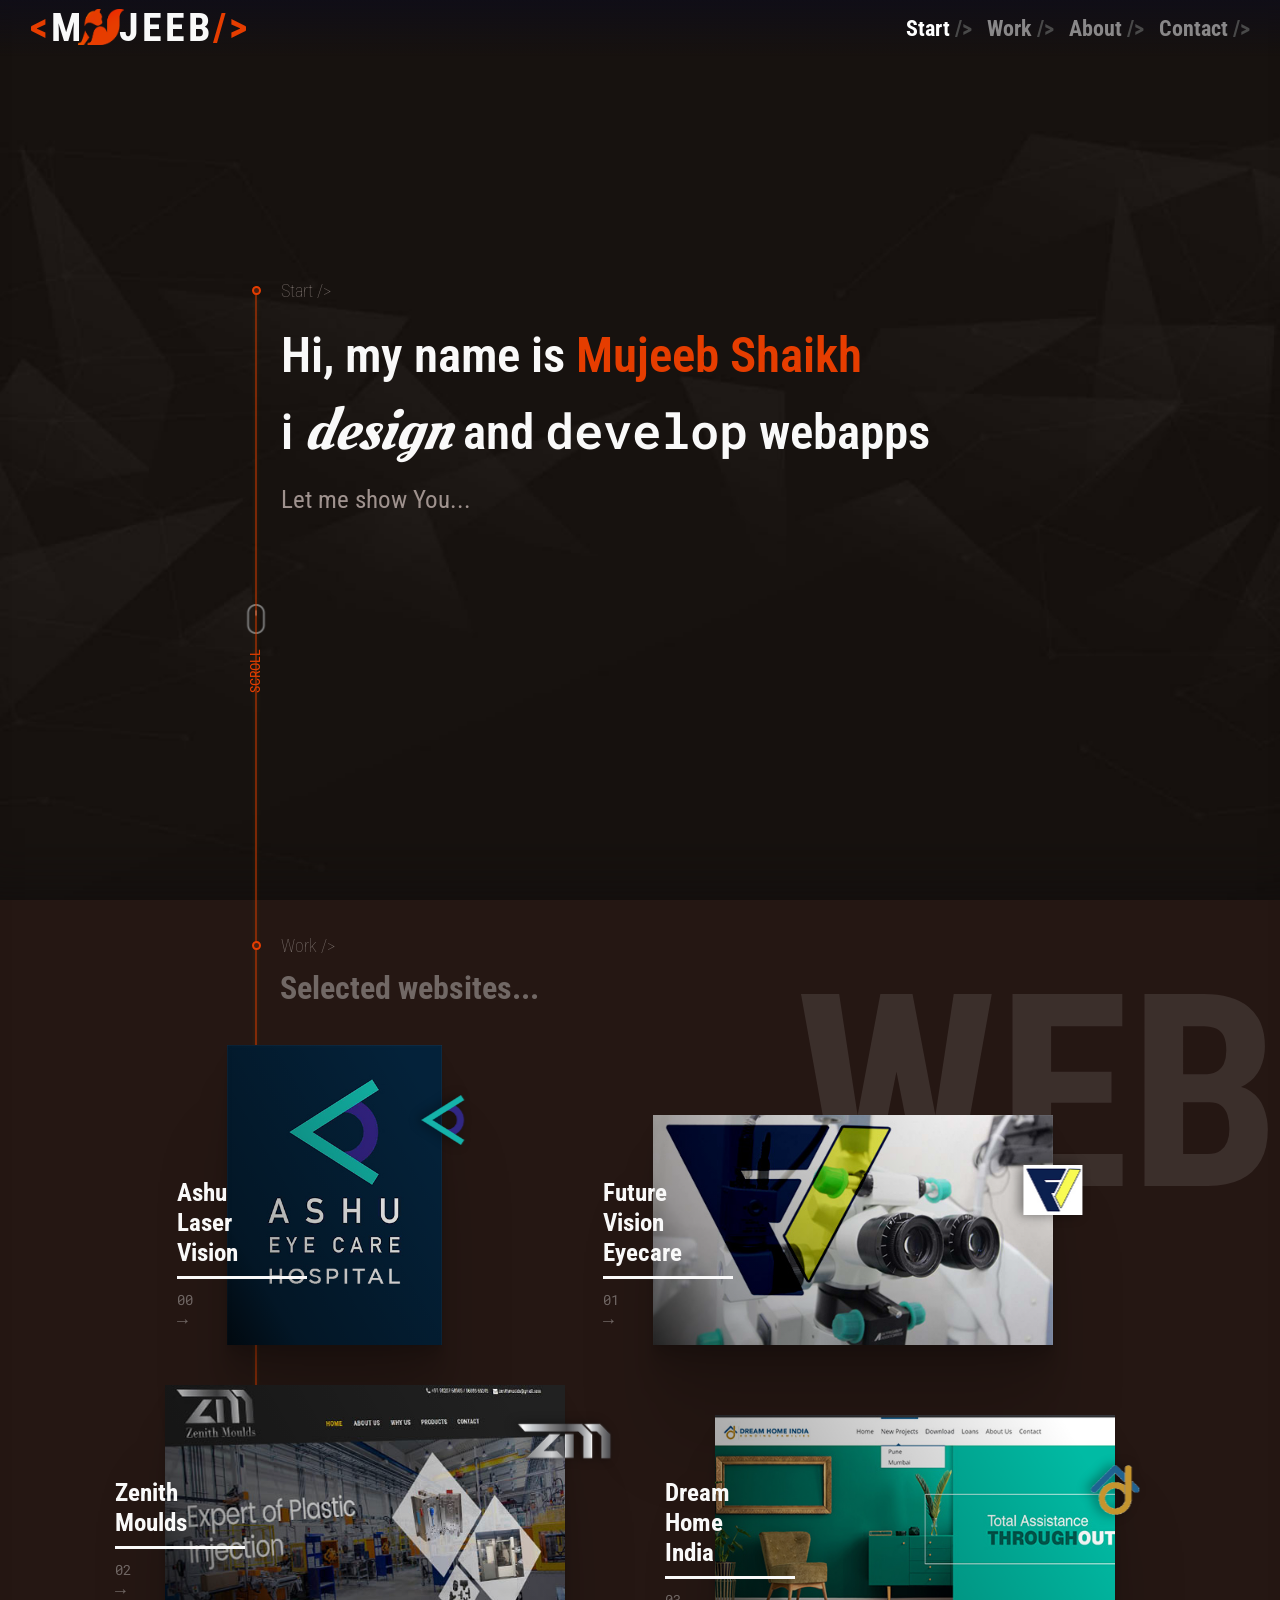
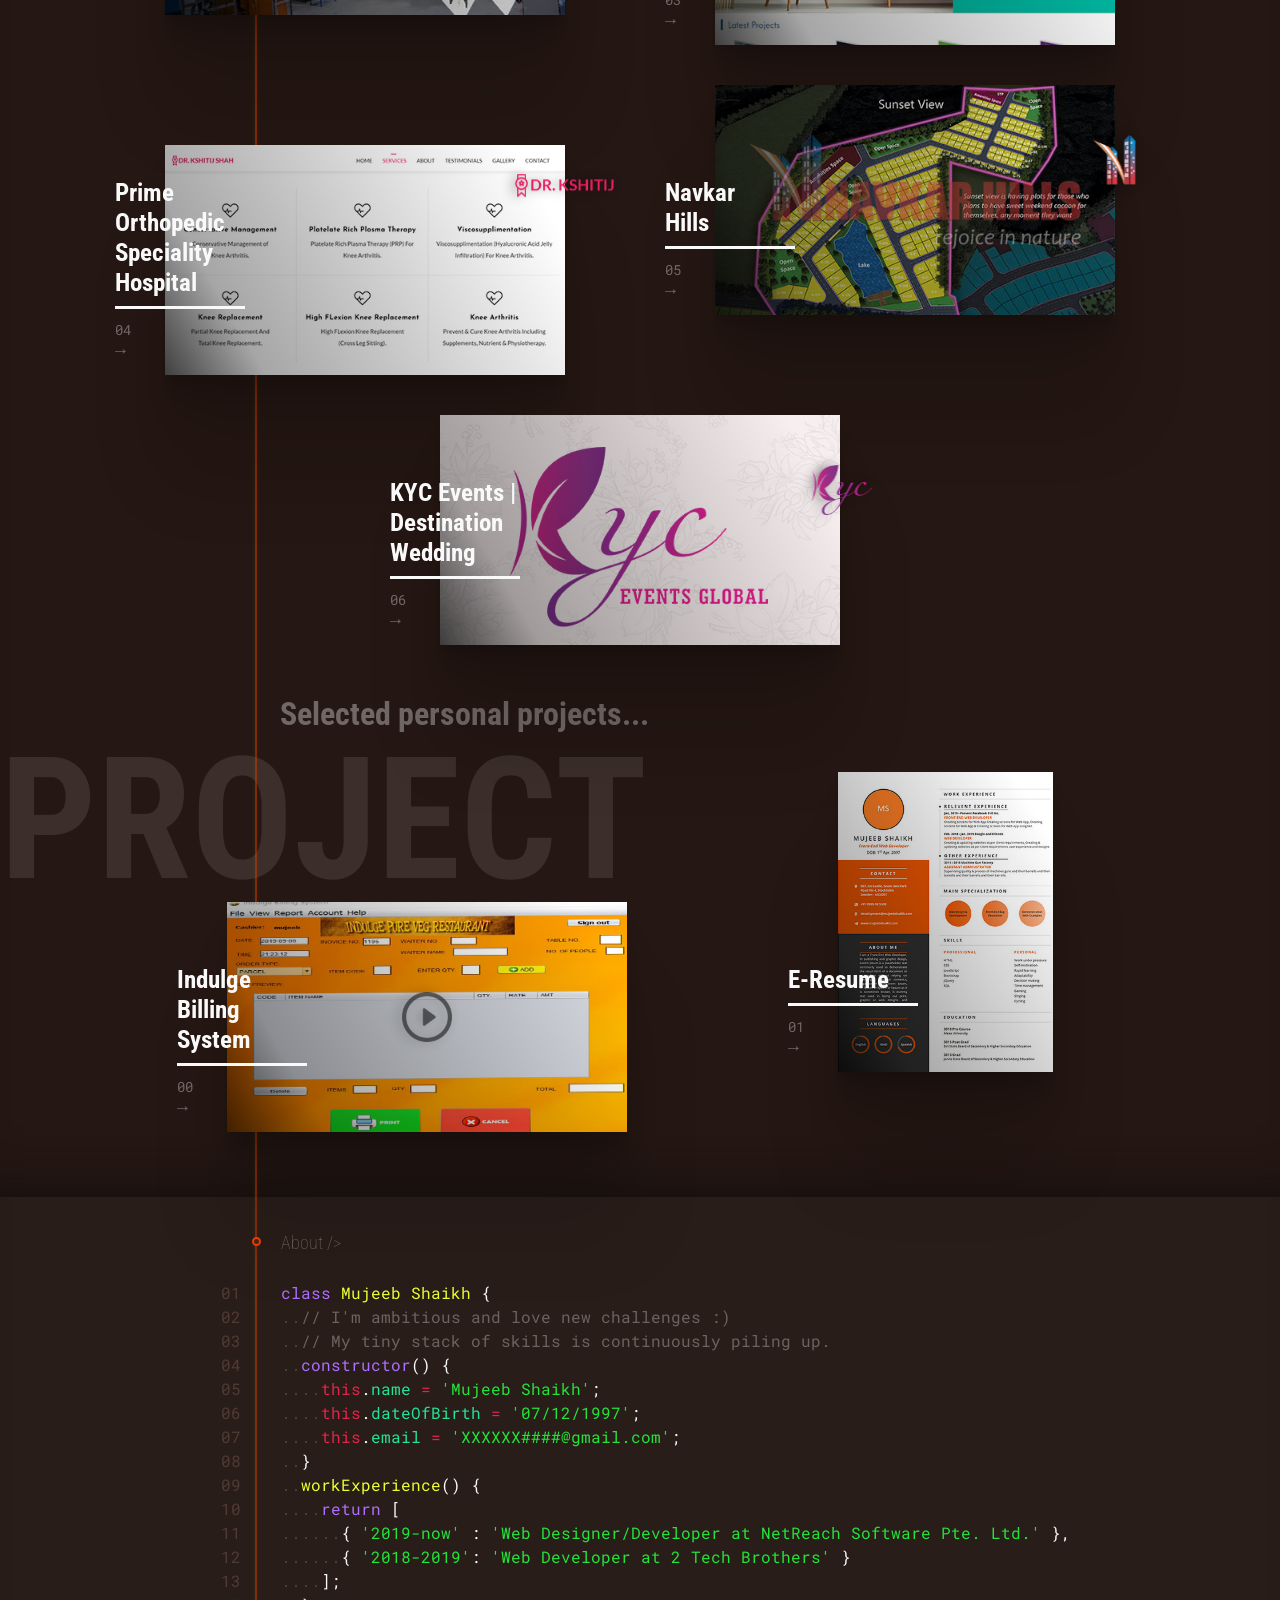
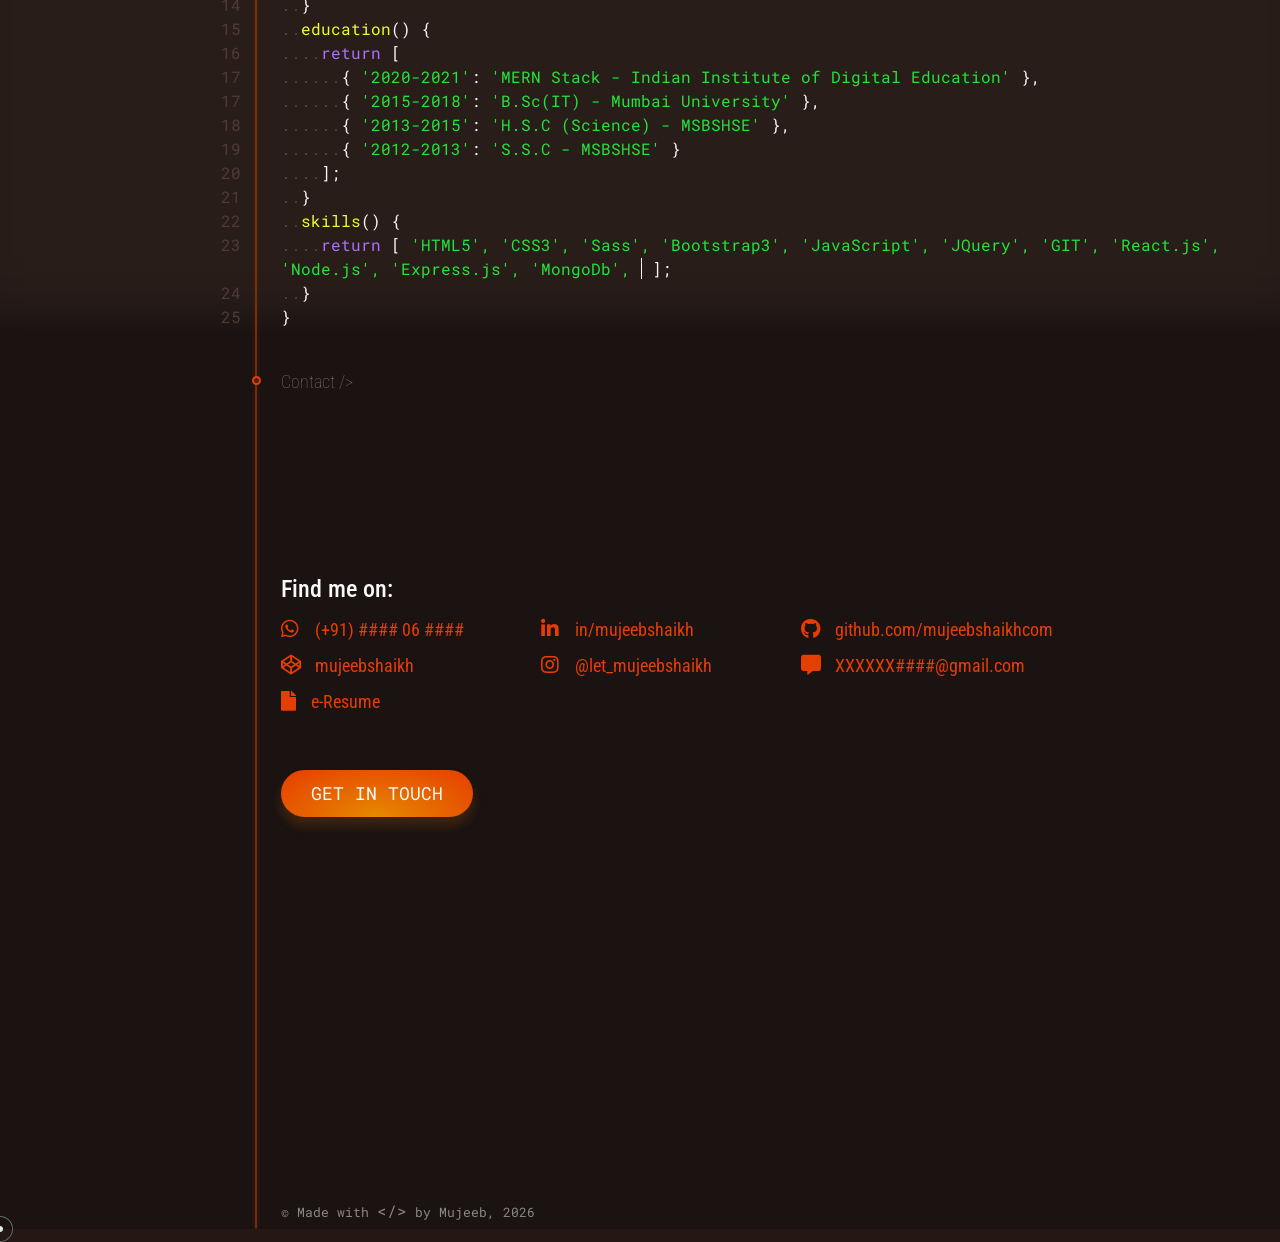
<file: index.html>
<!DOCTYPE html>
<html lang="en">
<head>
    <!-- Google Tag Manager -->
    <script>(function(w,d,s,l,i){w[l]=w[l]||[];w[l].push({'gtm.start':
    new Date().getTime(),event:'gtm.js'});var f=d.getElementsByTagName(s)[0],
    j=d.createElement(s),dl=l!='dataLayer'?'&l='+l:'';j.async=true;j.src=
    'https://www.googletagmanager.com/gtm.js?id='+i+dl;f.parentNode.insertBefore(j,f);
    })(window,document,'script','dataLayer','GTM-53VFDRC');</script>
    <!-- End Google Tag Manager -->
    <meta charset="UTF-8">
    <meta name="viewport" content="width=device-width, initial-scale=1.0">
    <meta name="theme-color" content="#E63D00">
    <meta name="apple-mobile-web-app-status-bar-style" content="#E63D00">
    <meta name="description" content="Web Developer in Mumbai, UI Developer in Mumbai, Web Developer in Vasai, UI Developer in Vasai, Web Developer in Vasai-Virar, UI Developer in Vasai-Virar">
    <meta name="msapplication-square310x310logo" content="assets/images/icon.jpg">
    <meta name="google-site-verification" content="2gL-ATtdERD00NltFIj6uICjqB5Hg9DNRQGzJNHBAKs" />
    <link rel="shortcut icon" href="assets/images/favicon.png" />
    <link rel="apple-touch-icon" href="assets/images/logo.png" />
    <link rel="icon" sizes="192x192" href="assets/images/myicon.jpg">
    <link rel="apple-touch-startup-image" href="assets/images/logo.png">
    <link href="https://fonts.googleapis.com/css2?family=Oleo+Script:wght@400;700&family=Roboto+Condensed:ital,wght@0,300;0,400;0,700;1,300;1,400;1,700&family=Roboto+Mono:ital,wght@0,100;0,300;0,400;0,500;0,700;1,100;1,300;1,400;1,500;1,700&display=swap" rel="stylesheet">
    <link rel="stylesheet" href="https://maxcdn.bootstrapcdn.com/bootstrap/4.0.0/css/bootstrap.min.css" integrity="sha384-Gn5384xqQ1aoWXA+058RXPxPg6fy4IWvTNh0E263XmFcJlSAwiGgFAW/dAiS6JXm" crossorigin="anonymous">
    <link href="assets/fonts/fontawesome-free-5.13.0-web/css/all.min.css" rel="stylesheet">
    <link rel="stylesheet" href="assets/style/style.css" />
    <script src="https://code.jquery.com/jquery-3.5.1.js" integrity="sha256-QWo7LDvxbWT2tbbQ97B53yJnYU3WhH/C8ycbRAkjPDc=" crossorigin="anonymous"></script>
    <title>&lt;Mujeeb/&gt; Portfolio | Front-end Developer</title>
</head>
<body class="scrollspy">
    <!-- Google Tag Manager (noscript) -->
    <noscript><iframe src="https://www.googletagmanager.com/ns.html?id=GTM-53VFDRC"
    height="0" width="0" style="display:none;visibility:hidden"></iframe></noscript>
    <!-- End Google Tag Manager (noscript) -->
    <header>
        <div class="navi-bar">
            <div class="logo-holder">
                <a class="theme-white" href=""><span class="theme-color">&lt;</span>M<img class="logoImg" src="./assets/images/logo.png" />JEEB<span class="theme-color">/&gt;</span></a>
            </div>
            <div class="hamburger">
                <div class="line"></div>
            </div>
            <div class="navi-links" >
                <ul class="nav" id="navbar-ms">
                    <li class="active"><a href="#start" class="">Start <span class="">/&gt;</span></a></li>
                    <li><a href="#work">Work <span class="">/&gt;</span></a></li>
                    <li><a href="#about">About <span class="">/&gt;</span></a></li>
                    <li><a href="#contact">Contact <span class="">/&gt;</span></a></li>
                </ul>
            </div>
        </div>
    </header>
    <div>
        <section id="start">
            <div class="sec-body">
                <h4 class="sec-title">Start /&gt;</h4>
                <div class="intro">
                    <h1>Hi, my name is <span class="theme-color">Mujeeb&nbsp;Shaikh</span><br/>
                        i <span class="emp-font">design</span> and <span class="code-font">develop</span> webapps
                    </h1>
                    <p class="side-text">Let me show You...</p>
                </div>
                <div class="scroll-cmd "><a href="#work" class="theme-color"><span>SCROLL</span><img src="assets/images/mouse.png" /></a></div>
            </div>
        </section>

        <section id="work">
            <div class="sec-body">
                <h4 class="sec-title">Work /&gt;</h4>
                <div class="website-container">
                    <h1 class="bigWeb">WEB</h1>
                    <div class="work-gallery">
                        <h2>Selected websites...</h2>
                        <div class="wkCard-wrapper container">
                            <div class="wkCard portrait" data-tilt data-tilt-glare data-tilt-max-glare="0.15">
                                <a href="http://ashulaservision.com/" target="_blank">    
                                    <div class="cardTxt">
                                        <div class="lWrap">
                                            <div class="title">
                                                Ashu <br/> Laser <br/> Vision
                                            </div>
                                            <div class="serial code-font">
                                                <span>00</span><br>
                                                <span class="arr">&rarr;</span>
                                            </div>
                                        </div>
                                        <div class="logo">
                                            <img src="./assets/images/ashulogo.png" alt="">
                                        </div>
                                    </div>
                                </a>
                            </div>
                            
                            <div class="wkCard landscape" data-tilt data-tilt-glare data-tilt-max-glare="0.15">
                                <a href="http://futurevisioneyecare.com/" target="_blank">    
                                    <div class="cardTxt">
                                        <div class="lWrap">
                                            <div class="title">
                                                Future <br/> Vision <br/> Eyecare
                                            </div>
                                            <div class="serial code-font">
                                                <span>01</span><br>
                                                <span class="arr">&rarr;</span>
                                            </div>
                                        </div>
                                        <div class="logo">
                                            <img src="./assets/images/futureLogo.JPG" alt="">
                                        </div>
                                    </div>
                                </a>
                            </div>
                            
                            <div class="wkCard landscape" data-tilt data-tilt-glare data-tilt-max-glare="0.15">
                                <a href="http://www.zenithmoulds.com/" target="_blank">    
                                    <div class="cardTxt">
                                        <div class="lWrap">
                                            <div class="title">
                                                Zenith <br/> Moulds
                                            </div>
                                            <div class="serial code-font">
                                                <span>02</span><br>
                                                <span class="arr">&rarr;</span>
                                            </div>
                                        </div>
                                        <div class="logo">
                                            <img src="./assets/images/zmLogo.png" alt="">
                                        </div>
                                    </div>
                                </a>
                            </div>
                            
                            <div class="wkCard landscape" data-tilt data-tilt-glare data-tilt-max-glare="0.15">
                                <a href="http://dreamhomeindia.co/" target="_blank">    
                                    <div class="cardTxt">
                                        <div class="lWrap">
                                            <div class="title">
                                                Dream <br/> Home <br/> India
                                            </div>
                                            <div class="serial code-font">
                                                <span>03</span><br>
                                                <span class="arr">&rarr;</span>
                                            </div>
                                        </div>
                                        <div class="logo">
                                            <img src="./assets/images/dhi-logo.png" alt="">
                                        </div>
                                    </div>
                                </a>
                            </div>
                            
                            <div class="wkCard landscape" data-tilt data-tilt-glare data-tilt-max-glare="0.15">
                                <a href="http://drkshitijshah.com" target="_blank">    
                                    <div class="cardTxt">
                                        <div class="lWrap">
                                            <div class="title">
                                                Prime <br/> Orthopedic <br/> Speciality <br/> Hospital
                                            </div>
                                            <div class="serial code-font">
                                                <span>04</span><br>
                                                <span class="arr">&rarr;</span>
                                            </div>
                                        </div>
                                        <div class="logo">
                                            <img src="./assets/images/DrKshitijLogo.png" alt="">
                                        </div>
                                    </div>
                                </a>
                            </div>
                            
                            <div class="wkCard landscape" data-tilt data-tilt-glare data-tilt-max-glare="0.15">
                                <a href="http://navkarhills.com/" target="_blank">    
                                    <div class="cardTxt">
                                        <div class="lWrap">
                                            <div class="title">
                                                Navkar <br/> Hills
                                            </div>
                                            <div class="serial code-font">
                                                <span>05</span><br>
                                                <span class="arr">&rarr;</span>
                                            </div>
                                        </div>
                                        <div class="logo">
                                            <img src="./assets/images/navkar-hillsLogo.png" alt="">
                                        </div>
                                    </div>
                                </a>
                            </div>
                            
                            <div class="wkCard landscape" data-tilt data-tilt-glare data-tilt-max-glare="0.15">
                                <a href="https://www.kycevents.in/destination-wedding.aspx" target="_blank">    
                                    <div class="cardTxt">
                                        <div class="lWrap">
                                            <div class="title">
                                                KYC Events |<br/> Destination <br/> Wedding
                                            </div>
                                            <div class="serial code-font">
                                                <span>06</span><br>
                                                <span class="arr">&rarr;</span>
                                            </div>
                                        </div>
                                        <div class="logo">
                                            <img src="./assets/images/kycLogo.png" alt="">
                                        </div>
                                    </div>
                                </a>
                            </div>
                        </div>
                    </div>
                </div>
                
                <div class="proj-container">
                    <h1 class="bigProj">PROJECT</h1>
                    <div class="work-gallery">
                        <h2>Selected personal projects...</h2>
                        <div class="pjCard-wrapper container">
                            <div class="pjCard landscape" data-tilt data-tilt-glare data-tilt-max-glare="0.15">
                                <a id="indulgeVidMod">    
                                    <div class="cardTxt">
                                        <div class="lWrap">
                                            <div class="title">
                                                Indulge <br/> Billing <br/> System
                                            </div>
                                            <div class="serial code-font">
                                                <span>00</span><br>
                                                <span class="arr">&rarr;</span>
                                            </div>
                                        </div>
                                        <div class="logo">
                                            <img src="./assets/images/play-btn.png" alt="">
                                        </div>
                                    </div>
                                </a>
                            </div>
                            
                            <div class="pjCard portrait" data-tilt data-tilt-glare data-tilt-max-glare="0.15">
                                <a href="./eResume.html" target="_blank">    
                                    <div class="cardTxt">
                                        <div class="lWrap">
                                            <div class="title">
                                                E-Resume
                                            </div>
                                            <div class="serial code-font">
                                                <span>01</span><br>
                                                <span class="arr">&rarr;</span>
                                            </div>
                                        </div>
                                    </div>
                                </a>
                            </div>
                        </div>
                    </div>
                </div>
                
            </div>
        </section>

        <section id="about">
            <div class="sec-body">
                <h4 class="sec-title">About /&gt;</h4>
                <div class="code-font abt-data">
                    <div class="row">
                        <div class="line-no">
                            <span>01</span>
                        </div>
                        <div class="abt-line">
                            <span class="syntax-theme">class</span> 
                            <span class="syntax-yellow">Mujeeb Shaikh</span> 
                            <span class="syntax-bracket">{</span>
                        </div>
                    </div>
                    <div class="row">
                        <div class="line-no">
                            <span>02</span>
                        </div>
                        <div class="abt-line">
                            <span class="syntax-dot">..</span><span class="syntax-comment">// I'm ambitious and love new challenges :)</span> 
                        </div>
                    </div>
                    <div class="row">
                        <div class="line-no">
                            <span>03</span>
                        </div>
                        <div class="abt-line">
                            <span class="syntax-dot">..</span><span class="syntax-comment">// My tiny stack of skills is continuously piling up.</span> 
                        </div>
                    </div>
                    <div class="row">
                        <div class="line-no">
                            <span>04</span>
                        </div>
                        <div class="abt-line">
                            <span class="syntax-dot">..</span><span class="syntax-theme">constructor</span><span class="syntax-bracket">() {</span>
                        </div>
                    </div>
                    <div class="row">
                        <div class="line-no">
                            <span>05</span>
                        </div>
                        <div class="abt-line">
                            <span class="syntax-dot">....</span><span class="syntax-red">this</span><span class="syntax-bracket">.</span><span class="syntax-green1">name</span>
                            <span class="syntax-red">=</span>
                            <span class="syntax-green2">'Mujeeb Shaikh'</span><span class="syntax-bracket">;</span>
                        </div>
                    </div>
                    <div class="row">
                        <div class="line-no">
                            <span>06</span>
                        </div>
                        <div class="abt-line">
                            <span class="syntax-dot">....</span><span class="syntax-red">this</span><span class="syntax-bracket">.</span><span class="syntax-green1">dateOfBirth</span>
                            <span class="syntax-red">=</span>
                            <span class="syntax-green2">'07/12/1997'</span><span class="syntax-bracket">;</span>
                        </div>
                    </div>
                    <div class="row">
                        <div class="line-no">
                            <span>07</span>
                        </div>
                        <div class="abt-line">
                            <span class="syntax-dot">....</span><span class="syntax-red">this</span><span class="syntax-bracket">.</span><span class="syntax-green1">email</span>
                            <span class="syntax-red">=</span>
                            <span class="syntax-green2">'XXXXXX####@gmail.com'</span><span class="syntax-bracket">;</span>
                        </div>
                    </div>
                    <div class="row">
                        <div class="line-no">
                            <span>08</span>
                        </div>
                        <div class="abt-line">
                            <span class="syntax-dot">..</span><span class="syntax-bracket">}</span>
                        </div>
                    </div>
                    <div class="row">
                        <div class="line-no">
                            <span>09</span>
                        </div>
                        <div class="abt-line">
                            <span class="syntax-dot">..</span><span class="syntax-yellow">workExperience</span><span class="syntax-bracket">() {</span>
                        </div>
                    </div>
                    <div class="row">
                        <div class="line-no">
                            <span>10</span>
                        </div>
                        <div class="abt-line">
                            <span class="syntax-dot">....</span><span class="syntax-theme">return</span>
                            <span class="syntax-bracket">[</span>
                        </div>
                    </div>
                    <div class="row">
                        <div class="line-no">
                            <span>11</span>
                        </div>
                        <div class="abt-line">
                            <span class="syntax-dot">......</span><span class="syntax-bracket">{</span>
                            <span class="syntax-green2">'2019-now'</span>
                            <span class="syntax-bracket">:</span>
                            <span class="syntax-green2">'Web Designer/Developer at NetReach Software Pte. Ltd.'</span>
                            <span class="syntax-bracket">}</span><span class="syntax-bracket">,</span>
                        </div>
                    </div>
                    <div class="row">
                        <div class="line-no">
                            <span>12</span>
                        </div>
                        <div class="abt-line">
                            <span class="syntax-dot">......</span><span class="syntax-bracket">{</span>
                            <span class="syntax-green2">'2018-2019'</span><span class="syntax-bracket">:</span>
                            <span class="syntax-green2">'Web Developer at 2 Tech Brothers'</span>
                            <span class="syntax-bracket">}</span>
                        </div>
                    </div>
                    <div class="row">
                        <div class="line-no">
                            <span>13</span>
                        </div>
                        <div class="abt-line">
                            <span class="syntax-dot">....</span><span class="syntax-bracket">]</span><span class="syntax-bracket">;</span>
                        </div>
                    </div>
                    <div class="row">
                        <div class="line-no">
                            <span>14</span>
                        </div>
                        <div class="abt-line">
                            <span class="syntax-dot">..</span><span class="syntax-bracket">}</span>
                        </div>
                    </div>
                    <div class="row">
                        <div class="line-no">
                            <span>15</span>
                        </div>
                        <div class="abt-line">
                            <span class="syntax-dot">..</span><span class="syntax-yellow">education</span><span class="syntax-bracket">() {</span>
                        </div>
                    </div>
                    <div class="row">
                        <div class="line-no">
                            <span>16</span>
                        </div>
                        <div class="abt-line">
                            <span class="syntax-dot">....</span><span class="syntax-theme">return</span>
                            <span class="syntax-bracket">[</span>
                        </div>
                    </div>
                    <div class="row">
                        <div class="line-no">
                            <span>17</span>
                        </div>
                        <div class="abt-line">
                            <span class="syntax-dot">......</span><span class="syntax-bracket">{</span>
                            <span class="syntax-green2">'2020-2021'</span><span class="syntax-bracket">:</span>
                            <span class="syntax-green2">'MERN Stack - Indian Institute of Digital Education'</span>
                            <span class="syntax-bracket">}</span><span class="syntax-bracket">,</span>
                        </div>
                    </div>
                    <div class="row">
                        <div class="line-no">
                            <span>17</span>
                        </div>
                        <div class="abt-line">
                            <span class="syntax-dot">......</span><span class="syntax-bracket">{</span>
                            <span class="syntax-green2">'2015-2018'</span><span class="syntax-bracket">:</span>
                            <span class="syntax-green2">'B.Sc(IT) - Mumbai University'</span>
                            <span class="syntax-bracket">}</span><span class="syntax-bracket">,</span>
                        </div>
                    </div>
                    <div class="row">
                        <div class="line-no">
                            <span>18</span>
                        </div>
                        <div class="abt-line">
                            <span class="syntax-dot">......</span><span class="syntax-bracket">{</span>
                            <span class="syntax-green2">'2013-2015'</span><span class="syntax-bracket">:</span>
                            <span class="syntax-green2">'H.S.C (Science) - MSBSHSE'</span>
                            <span class="syntax-bracket">}</span><span class="syntax-bracket">,</span>
                        </div>
                    </div>
                    <div class="row">
                        <div class="line-no">
                            <span>19</span>
                        </div>
                        <div class="abt-line">
                            <span class="syntax-dot">......</span><span class="syntax-bracket">{</span>
                            <span class="syntax-green2">'2012-2013'</span><span class="syntax-bracket">:</span>
                            <span class="syntax-green2">'S.S.C - MSBSHSE'</span>
                            <span class="syntax-bracket">}</span>
                        </div>
                    </div>
                    <div class="row">
                        <div class="line-no">
                            <span>20</span>
                        </div>
                        <div class="abt-line">
                            <span class="syntax-dot">....</span><span class="syntax-bracket">]</span><span class="syntax-bracket">;</span>
                        </div>
                    </div>
                    <div class="row">
                        <div class="line-no">
                            <span>21</span>
                        </div>
                        <div class="abt-line">
                            <span class="syntax-dot">..</span><span class="syntax-bracket">}</span>
                        </div>
                    </div>
                    <div class="row">
                        <div class="line-no">
                            <span>22</span>
                        </div>
                        <div class="abt-line">
                            <span class="syntax-dot">..</span><span class="syntax-yellow">skills</span><span class="syntax-bracket">() {</span>
                        </div>
                    </div>
                    <div class="row">
                        <div class="line-no">
                            <span>23</span>
                        </div>
                        <div class="abt-line">
                            <span class="syntax-dot">....</span><span class="syntax-theme">return</span>
                            <span class="syntax-bracket">[</span>
                            <span class="syntax-green2">'HTML5', 'CSS3', 'Sass', 'Bootstrap3', 'JavaScript', 'JQuery', 'GIT', 'React.js', 'Node.js', 'Express.js', 'MongoDb',</span>
                            <span class="anim-cursor"></span>
                            <span class="syntax-bracket">&nbsp;]</span><span class="syntax-bracket">;</span>
                        </div>
                    </div>
                    <div class="row">
                        <div class="line-no">
                            <span>24</span>
                        </div>
                        <div class="abt-line">
                            <span class="syntax-dot">..</span><span class="syntax-bracket">}</span>
                        </div>
                    </div>
                    <div class="row">
                        <div class="line-no">
                            <span>25</span>
                        </div>
                        <div class="abt-line">
                            <span class="syntax-bracket">}</span>
                        </div>
                    </div>
                </div>
            </div>
        </section>

        <section id="contact">
            <div class="sec-body">
                <h4 class="sec-title">Contact /&gt;</h4>
                <div class="cont-wrapper">
                    <div class="cont-data">
                        <h4>Find me on:</h4>
                        <div class="social-links">
                            <div class="row">
                                <a class="theme-color" href="https://wa.me/+91####06####?text=Hi%20Mujeeb,%20I'm%20interested%20in%20your%20profile" target="_blank"><i class="fab fa-whatsapp"></i> (+91) #### 06 ####</a>
                                <a class="theme-color" href="https://www.linkedin.com/in/mujeebshaikh" target="_blank"><i class="fab fa-linkedin-in"></i> in/mujeebshaikh</a>
                                <a class="theme-color" href="https://github.com/mujeebshaikhcom" target="_blank"><i class="fab fa-github"></i> github.com/mujeebshaikhcom</a>
                            </div>
                            <div class="row">
                                <a class="theme-color" href="https://codepen.io/mujeebshaikh" target="_blank"><i class="fab fa-codepen"></i> mujeebshaikh</a>
                                <a class="theme-color" href="https://www.instagram.com/let_mujeebshaikh" target="_blank"><i class="fab fa-instagram"></i> @let_mujeebshaikh</a>
                                <a class="theme-color" href="mailto:XXXXXX####@gmail.com" target="_blank"><i class="fas fa-comment-alt"></i> XXXXXX####@gmail.com</a>
                            </div>
                            <div class="row">
                                <a class="theme-color" href="./eResume.html" target="_blank"><i class="fas fa-file"></i>e-Resume</a>
                                
                            </div>
                        </div>
                        <div class="contact-btn">
                            <button id="getInTch" class="code-font">GET IN TOUCH</button>
                        </div>
                    </div>
                    <div class="copyR code-font">
                        <p>&copy; Made with <span class="big">&lt;/&gt;</span> by Mujeeb, <span id="currYear"></span></p>
                    </div>
                </div>
            </div>
            <div class="contact-steps-wrapper">
                <div class="contact-steps-body">
                    <i id="closeForm" class="fa fa-times"></i>
                    <div>
                        <div class="steps-head">
                            <h2>Get in touch!</h2>
                        </div>
                        <form id="contForm">
                            <div class="contact-steps">
                                <div>
                                    Hi,&nbsp;my&nbsp;name&nbsp;is
                                    <div class="d-inline">
                                        <input type="text" id="nameInput" />
                                        <label for="nameInput" class="placeholder">your&nbsp;name</label> 
                                    </div>
                                    and&nbsp;my&nbsp;email&nbsp;is
                                    <div class="d-inline">
                                        <input type="text" id="emailInput" />
                                        <label for="emailInput" class="placeholder">your&nbsp;email</label> 
                                    </div>
                                </div>
                            </div>
                            <div class="contact-steps">
                                <div>
                                    I'm&nbsp;interested&nbsp;in
                                    <div class="d-inline">
                                        <input type="text" id="interestInput" />
                                        <label for="interestInput" class="placeholder">job offer</label> 
                                    </div>
                                </div>
                            </div>
                            <div class="contact-steps">
                                <div>
                                    Your&nbsp;message:
                                    <div class="d-inline">
                                        <input type="text" id="messageInput" />
                                        <label for="messageInput" class="placeholder">Hi, Mujeeb</label> 
                                    </div>
                                </div>
                            </div>
                            <div class="contact-steps">
                                <div>
                                    Sending...
                                </div>
                            </div>
                        </form>
                        <div class="steps-nav">
                            <span class="step">STEP <span class="curr-step">1</span>/4</span>
                            <div class="contact-btn">
                                <button id="nextStep" class="code-font">NEXT &rarr;</button>
                            </div>
                        </div>
                    </div>
                </div>
            </div>
        </section>
        
        <hr class="theme-bg-color timeline" />
        
    </div>
    
    <div class="cur-follo"><div class="outer-cir"></div></div>

    <!-- video modal -->
    <div id="indulgeModal">
        <i id="closeVid" class="fa fa-times"></i>
        <div class="video-container">
            <div id="player"></div>
            <!-- <iframe src="https://www.youtube.com/embed/4-GMGyH9dGw" frameborder="0" allow="accelerometer; autoplay; encrypted-media; gyroscope; picture-in-picture" allowfullscreen></iframe> -->
        </div>
    </div>

</body>
    <script src="./assets/script/vanilla-tilt.js"></script>
    <script src="./assets/script/main.js"></script>
</html>
</file>
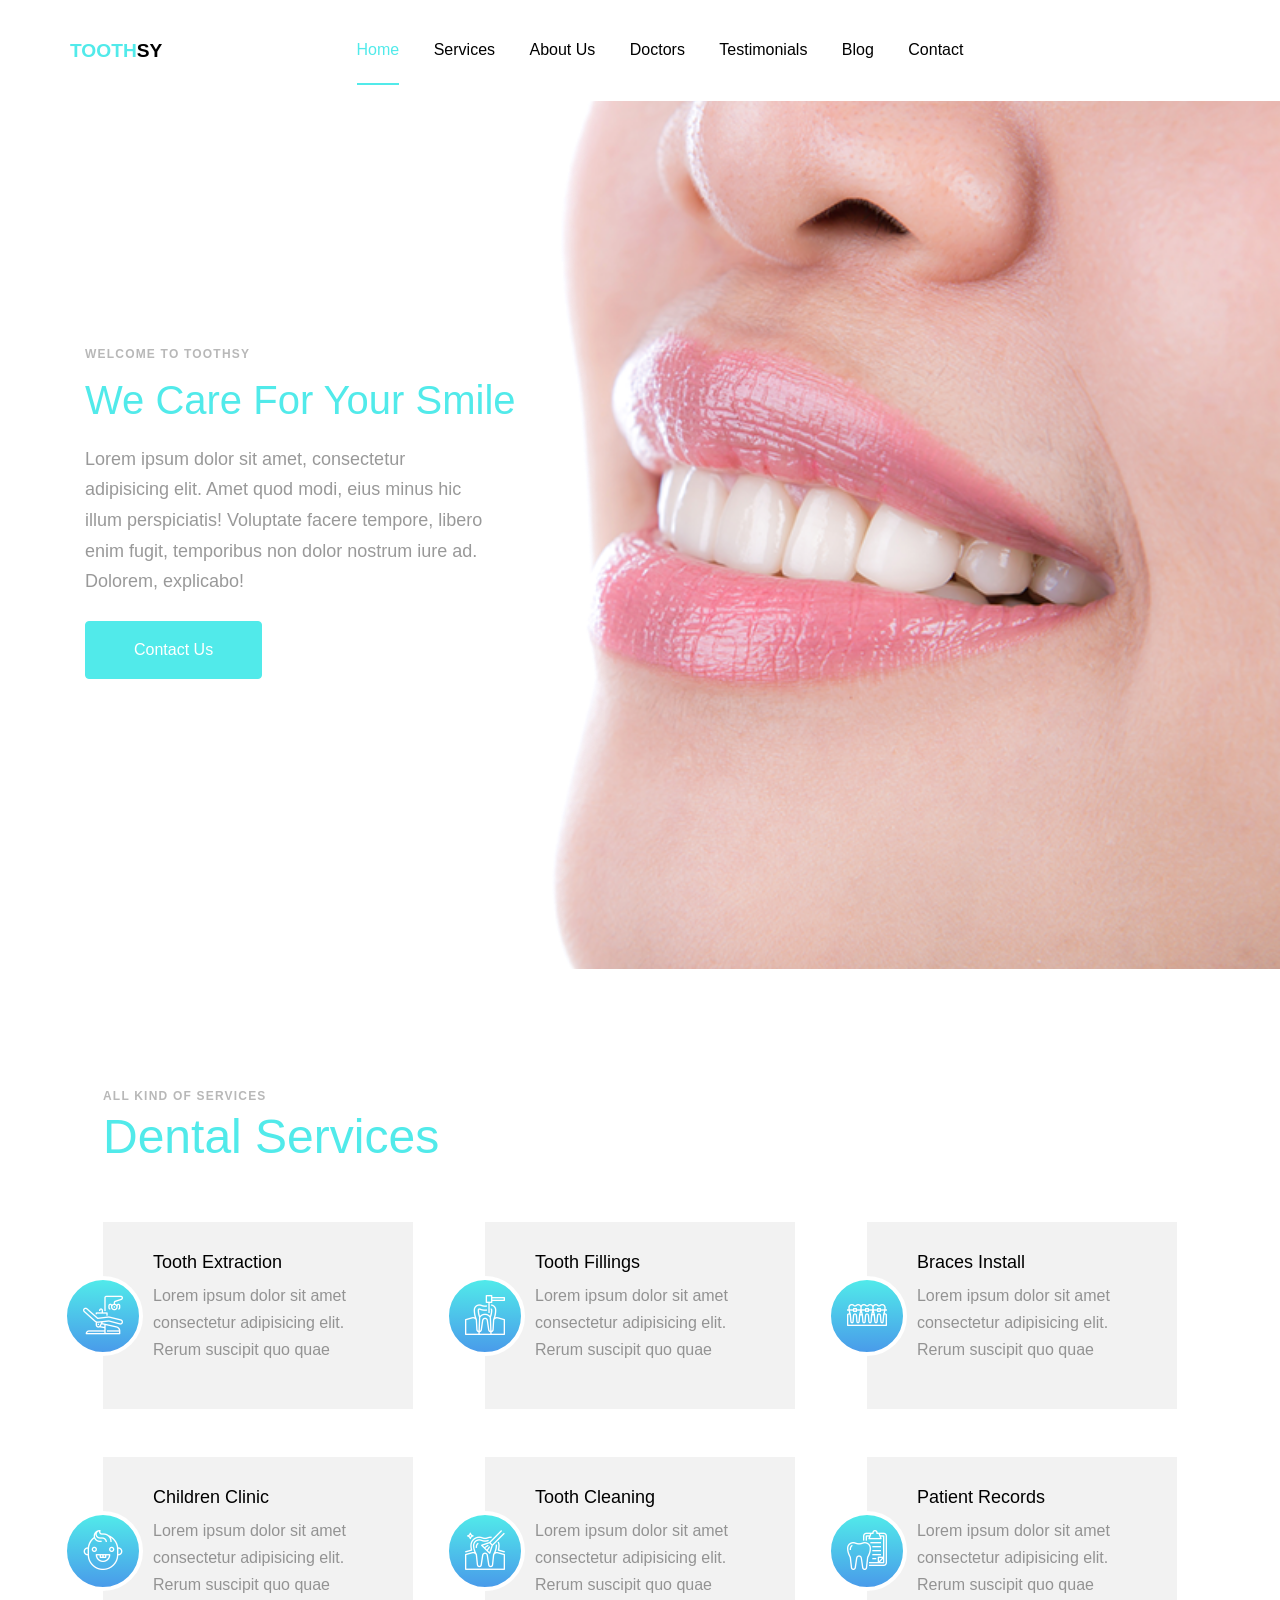
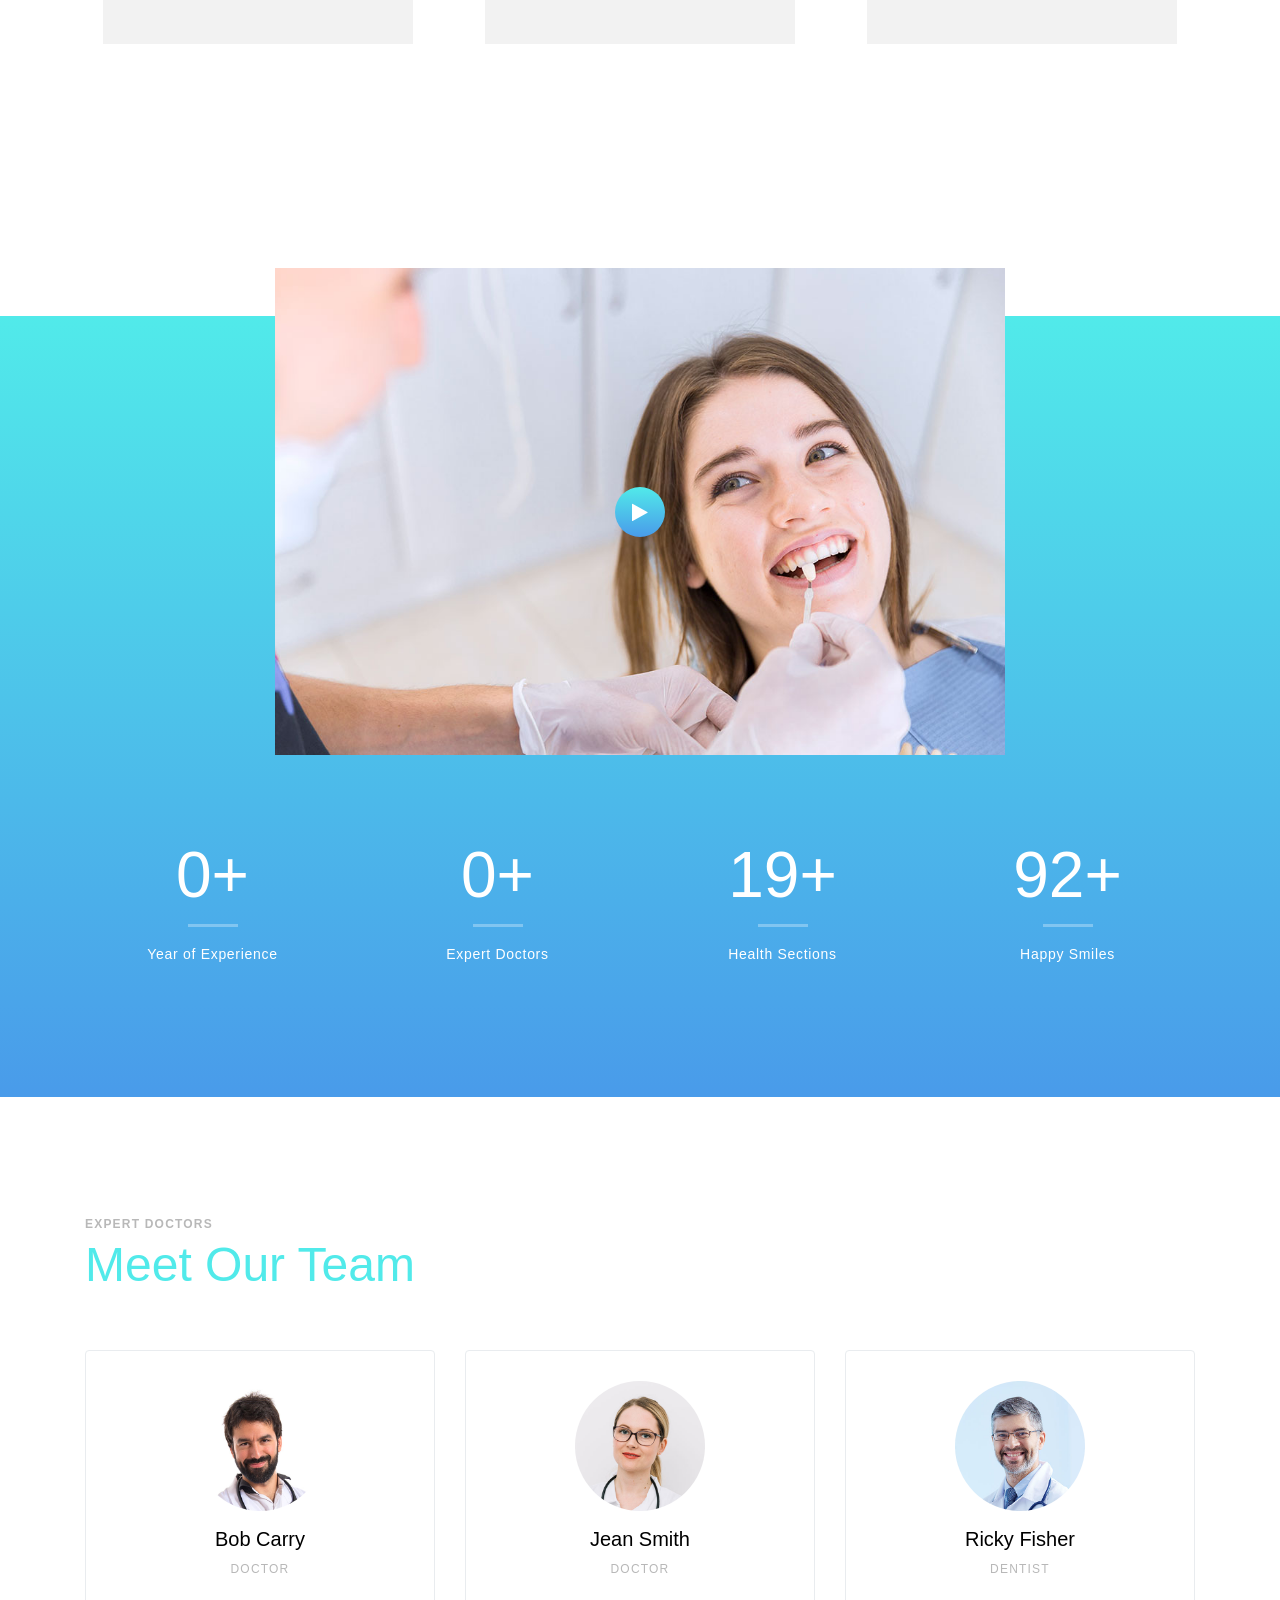
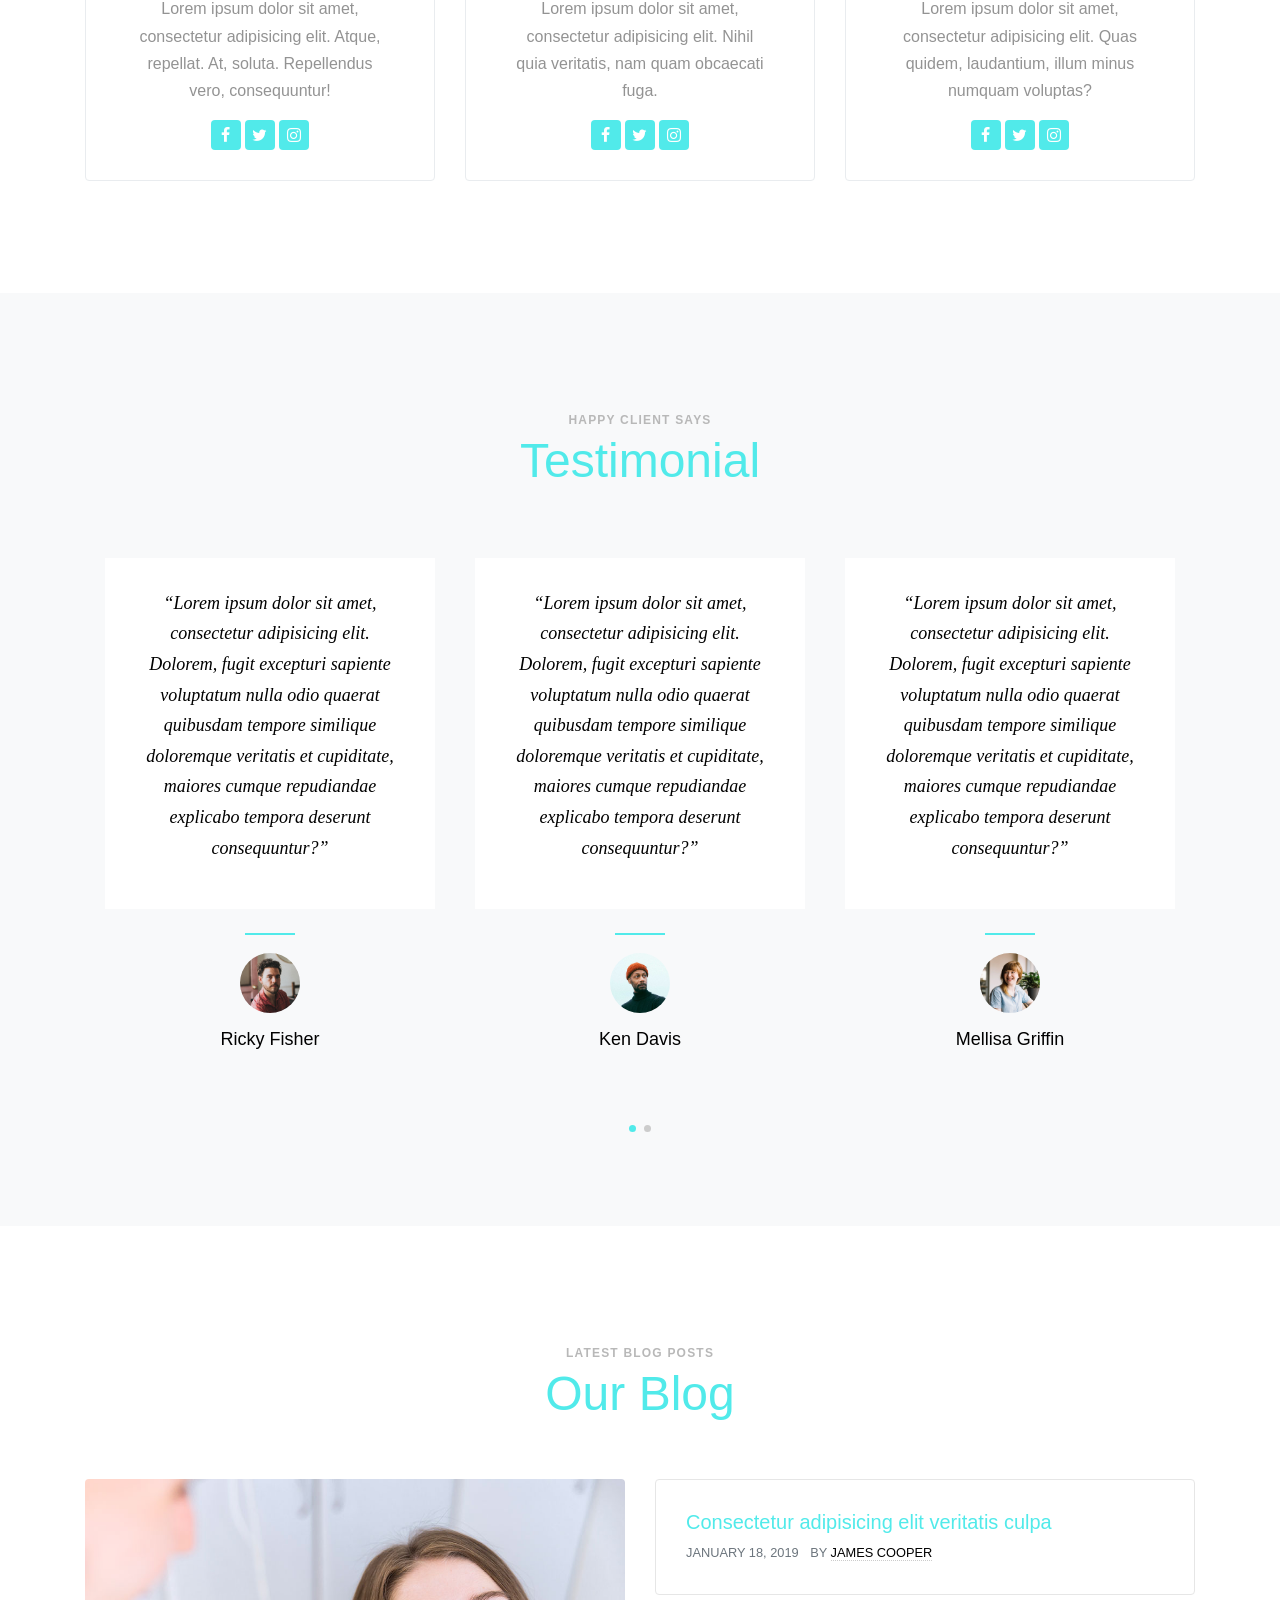
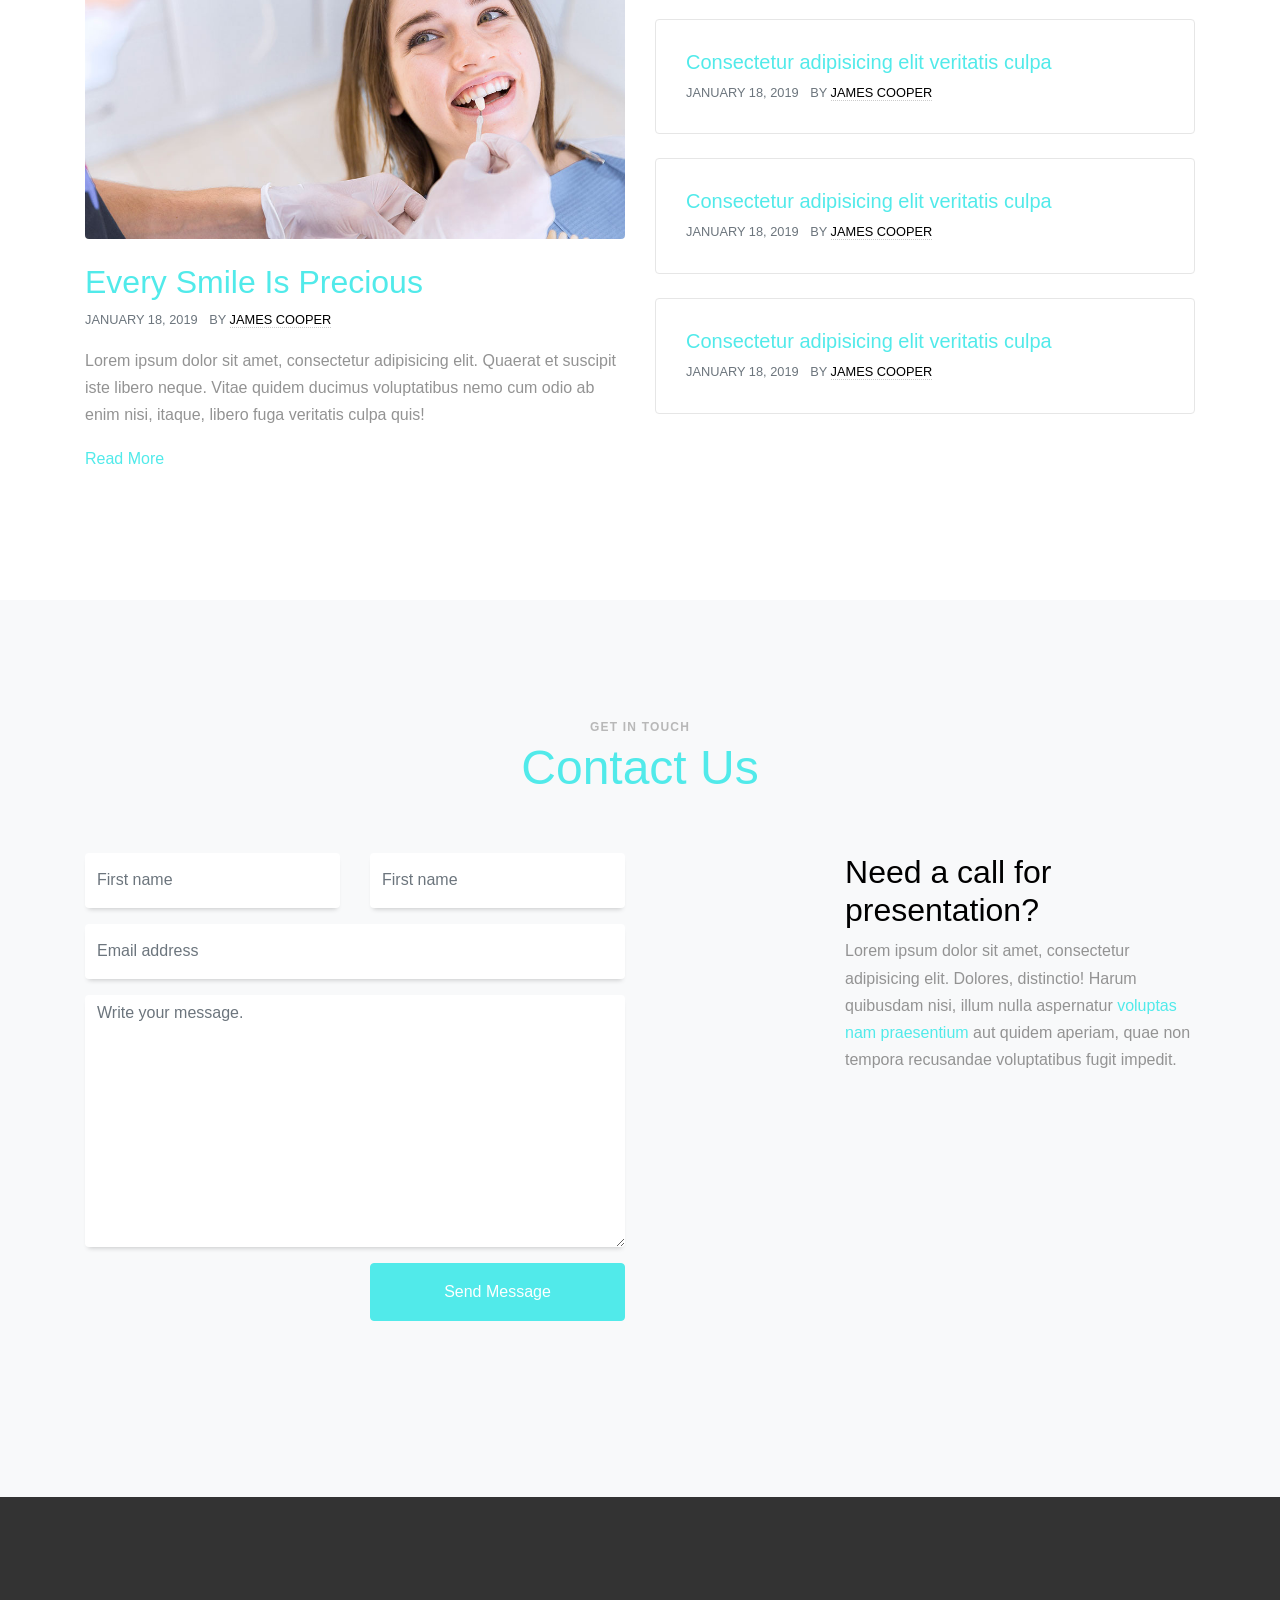
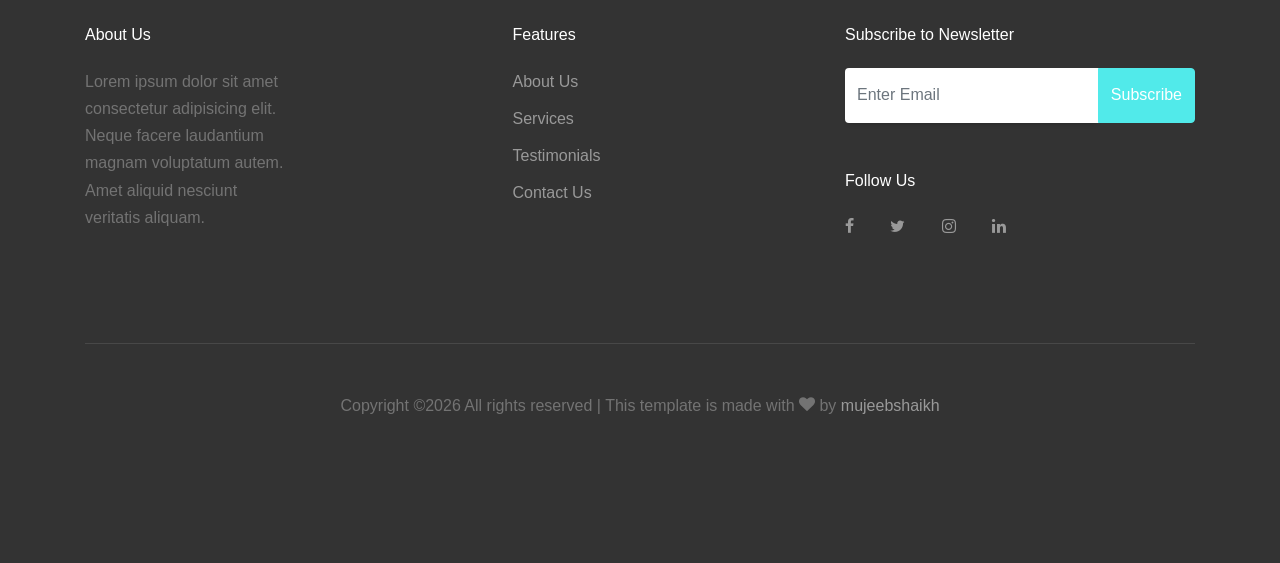
<file: websitedesigns/dentist1/index.html>
<!DOCTYPE html>
<html lang="en">

<!-- Mirrored from toothsy/ , 10 Oct 2020 06:28:06 GMT -->

<head>
<title>Toothsy &mdash; Website Template</title>
<meta charset="utf-8">
<meta name="viewport" content="width=device-width, initial-scale=1, shrink-to-fit=no">
<style id="" media="all">/* cyrillic-ext */
@font-face {
  font-family: 'Nunito';
  font-style: normal;
  font-weight: 300;
  src: local('Nunito Light'), local('Nunito-Light'), url(https://mujeebshaikh.com/fonts.gstatic.com/s/nunito/v14/XRXW3I6Li01BKofAnsSUbOvISTs.woff2) format('woff2');
  unicode-range: U+0460-052F, U+1C80-1C88, U+20B4, U+2DE0-2DFF, U+A640-A69F, U+FE2E-FE2F;
}
/* cyrillic */
@font-face {
  font-family: 'Nunito';
  font-style: normal;
  font-weight: 300;
  src: local('Nunito Light'), local('Nunito-Light'), url(https://mujeebshaikh.com/fonts.gstatic.com/s/nunito/v14/XRXW3I6Li01BKofAnsSUZevISTs.woff2) format('woff2');
  unicode-range: U+0400-045F, U+0490-0491, U+04B0-04B1, U+2116;
}
/* vietnamese */
@font-face {
  font-family: 'Nunito';
  font-style: normal;
  font-weight: 300;
  src: local('Nunito Light'), local('Nunito-Light'), url(https://mujeebshaikh.com/fonts.gstatic.com/s/nunito/v14/XRXW3I6Li01BKofAnsSUbuvISTs.woff2) format('woff2');
  unicode-range: U+0102-0103, U+0110-0111, U+0128-0129, U+0168-0169, U+01A0-01A1, U+01AF-01B0, U+1EA0-1EF9, U+20AB;
}
/* latin-ext */
@font-face {
  font-family: 'Nunito';
  font-style: normal;
  font-weight: 300;
  src: local('Nunito Light'), local('Nunito-Light'), url(https://mujeebshaikh.com/fonts.gstatic.com/s/nunito/v14/XRXW3I6Li01BKofAnsSUb-vISTs.woff2) format('woff2');
  unicode-range: U+0100-024F, U+0259, U+1E00-1EFF, U+2020, U+20A0-20AB, U+20AD-20CF, U+2113, U+2C60-2C7F, U+A720-A7FF;
}
/* latin */
@font-face {
  font-family: 'Nunito';
  font-style: normal;
  font-weight: 300;
  src: local('Nunito Light'), local('Nunito-Light'), url(https://mujeebshaikh.com/fonts.gstatic.com/s/nunito/v14/XRXW3I6Li01BKofAnsSUYevI.woff2) format('woff2');
  unicode-range: U+0000-00FF, U+0131, U+0152-0153, U+02BB-02BC, U+02C6, U+02DA, U+02DC, U+2000-206F, U+2074, U+20AC, U+2122, U+2191, U+2193, U+2212, U+2215, U+FEFF, U+FFFD;
}
/* cyrillic-ext */
@font-face {
  font-family: 'Nunito';
  font-style: normal;
  font-weight: 400;
  src: local('Nunito Regular'), local('Nunito-Regular'), url(https://mujeebshaikh.com/fonts.gstatic.com/s/nunito/v14/XRXV3I6Li01BKofIOOaBXso.woff2) format('woff2');
  unicode-range: U+0460-052F, U+1C80-1C88, U+20B4, U+2DE0-2DFF, U+A640-A69F, U+FE2E-FE2F;
}
/* cyrillic */
@font-face {
  font-family: 'Nunito';
  font-style: normal;
  font-weight: 400;
  src: local('Nunito Regular'), local('Nunito-Regular'), url(https://mujeebshaikh.com/fonts.gstatic.com/s/nunito/v14/XRXV3I6Li01BKofIMeaBXso.woff2) format('woff2');
  unicode-range: U+0400-045F, U+0490-0491, U+04B0-04B1, U+2116;
}
/* vietnamese */
@font-face {
  font-family: 'Nunito';
  font-style: normal;
  font-weight: 400;
  src: local('Nunito Regular'), local('Nunito-Regular'), url(https://mujeebshaikh.com/fonts.gstatic.com/s/nunito/v14/XRXV3I6Li01BKofIOuaBXso.woff2) format('woff2');
  unicode-range: U+0102-0103, U+0110-0111, U+0128-0129, U+0168-0169, U+01A0-01A1, U+01AF-01B0, U+1EA0-1EF9, U+20AB;
}
/* latin-ext */
@font-face {
  font-family: 'Nunito';
  font-style: normal;
  font-weight: 400;
  src: local('Nunito Regular'), local('Nunito-Regular'), url(https://mujeebshaikh.com/fonts.gstatic.com/s/nunito/v14/XRXV3I6Li01BKofIO-aBXso.woff2) format('woff2');
  unicode-range: U+0100-024F, U+0259, U+1E00-1EFF, U+2020, U+20A0-20AB, U+20AD-20CF, U+2113, U+2C60-2C7F, U+A720-A7FF;
}
/* latin */
@font-face {
  font-family: 'Nunito';
  font-style: normal;
  font-weight: 400;
  src: local('Nunito Regular'), local('Nunito-Regular'), url(https://mujeebshaikh.com/fonts.gstatic.com/s/nunito/v14/XRXV3I6Li01BKofINeaB.woff2) format('woff2');
  unicode-range: U+0000-00FF, U+0131, U+0152-0153, U+02BB-02BC, U+02C6, U+02DA, U+02DC, U+2000-206F, U+2074, U+20AC, U+2122, U+2191, U+2193, U+2212, U+2215, U+FEFF, U+FFFD;
}
/* cyrillic-ext */
@font-face {
  font-family: 'Nunito';
  font-style: normal;
  font-weight: 700;
  src: local('Nunito Bold'), local('Nunito-Bold'), url(https://mujeebshaikh.com/fonts.gstatic.com/s/nunito/v14/XRXW3I6Li01BKofAjsOUbOvISTs.woff2) format('woff2');
  unicode-range: U+0460-052F, U+1C80-1C88, U+20B4, U+2DE0-2DFF, U+A640-A69F, U+FE2E-FE2F;
}
/* cyrillic */
@font-face {
  font-family: 'Nunito';
  font-style: normal;
  font-weight: 700;
  src: local('Nunito Bold'), local('Nunito-Bold'), url(https://mujeebshaikh.com/fonts.gstatic.com/s/nunito/v14/XRXW3I6Li01BKofAjsOUZevISTs.woff2) format('woff2');
  unicode-range: U+0400-045F, U+0490-0491, U+04B0-04B1, U+2116;
}
/* vietnamese */
@font-face {
  font-family: 'Nunito';
  font-style: normal;
  font-weight: 700;
  src: local('Nunito Bold'), local('Nunito-Bold'), url(https://mujeebshaikh.com/fonts.gstatic.com/s/nunito/v14/XRXW3I6Li01BKofAjsOUbuvISTs.woff2) format('woff2');
  unicode-range: U+0102-0103, U+0110-0111, U+0128-0129, U+0168-0169, U+01A0-01A1, U+01AF-01B0, U+1EA0-1EF9, U+20AB;
}
/* latin-ext */
@font-face {
  font-family: 'Nunito';
  font-style: normal;
  font-weight: 700;
  src: local('Nunito Bold'), local('Nunito-Bold'), url(https://mujeebshaikh.com/fonts.gstatic.com/s/nunito/v14/XRXW3I6Li01BKofAjsOUb-vISTs.woff2) format('woff2');
  unicode-range: U+0100-024F, U+0259, U+1E00-1EFF, U+2020, U+20A0-20AB, U+20AD-20CF, U+2113, U+2C60-2C7F, U+A720-A7FF;
}
/* latin */
@font-face {
  font-family: 'Nunito';
  font-style: normal;
  font-weight: 700;
  src: local('Nunito Bold'), local('Nunito-Bold'), url(https://mujeebshaikh.com/fonts.gstatic.com/s/nunito/v14/XRXW3I6Li01BKofAjsOUYevI.woff2) format('woff2');
  unicode-range: U+0000-00FF, U+0131, U+0152-0153, U+02BB-02BC, U+02C6, U+02DA, U+02DC, U+2000-206F, U+2074, U+20AC, U+2122, U+2191, U+2193, U+2212, U+2215, U+FEFF, U+FFFD;
}
</style>
<link rel="stylesheet" href="fonts/icomoon/style.css">
<link rel="stylesheet" href="css/bootstrap.min.css">
<link rel="stylesheet" href="css/magnific-popup.css">
<link rel="stylesheet" href="css/jquery-ui.css">
<link rel="stylesheet" href="css/owl.carousel.min.css">
<link rel="stylesheet" href="css/owl.theme.default.min.css">
<link rel="stylesheet" href="css/bootstrap-datepicker.css">
<link rel="stylesheet" href="fonts/flaticon/font/flaticon.css">
<link rel="stylesheet" href="css/aos.css">
<link rel="stylesheet" href="css/style.css">
</head>
<body data-spy="scroll" data-target=".site-navbar-target" data-offset="300">
<div class="site-wrap" id="home-section">
<div class="site-mobile-menu site-navbar-target">
<div class="site-mobile-menu-header">
<div class="site-mobile-menu-close mt-3">
<span class="icon-close2 js-menu-toggle"></span>
</div>
</div>
<div class="site-mobile-menu-body"></div>
</div>
<header class="site-navbar js-sticky-header site-navbar-target" role="banner">
<div class="container">
<div class="row align-items-center position-relative">
<div class="site-logo">
<a href="index-2.html" class="text-black"><span class="text-primary">Tooth</span>sy</a>
</div>
<div class="col-12">
<nav class="site-navigation text-center " role="navigation">
<ul class="site-menu main-menu js-clone-nav ml-auto d-none d-lg-block">
<li><a href="#home-section" class="nav-link">Home</a></li>
<li><a href="#services-section" class="nav-link">Services</a></li>
<li><a href="#about-section" class="nav-link">About Us</a></li>
<li><a href="#team-section" class="nav-link">Doctors</a></li>
<li><a href="#testimonials-section" class="nav-link">Testimonials</a></li>
<li><a href="#blog-section" class="nav-link">Blog</a></li>
<li><a href="#contact-section" class="nav-link">Contact</a></li>
</ul>
</nav>
</div>
<div class="toggle-button d-inline-block d-lg-none"><a href="#" class="site-menu-toggle py-5 js-menu-toggle text-black"><span class="icon-menu h3"></span></a></div>
</div>
</div>
</header>
<div class="site-section-cover img-bg-section" style="background-image: url('images/person-transparent-2.png'); " data-aos="fade">
<div class="container">
<div class="row align-items-center">
<div class="col-lg-5">
<div class="box-shadow-content">
<div class="block-heading-1">
<span class="d-block mb-3" data-aos="fade-up">Welcome To Toothsy</span>
<h1 class="mb-4" data-aos="fade-up" data-aos-delay="100">We Care For Your Smile</h1>
</div>
<p class="mb-4" data-aos="fade-up" data-aos-delay="200">Lorem ipsum dolor sit amet, consectetur adipisicing elit. Amet quod modi, eius minus hic illum perspiciatis! Voluptate facere tempore, libero enim fugit, temporibus non dolor nostrum iure ad. Dolorem, explicabo!</p>
<p data-aos="fade-up" data-aos-delay="300"><a href="#" class="btn btn-primary text-white py-3 px-5">Contact Us</a></p>
</div>
</div>
</div>
</div>

</div>
<div class="site-section block-feature-1-wrap" id="services-section">
<div class="container">
<div class="row mb-5">
<div class="col-12">
<div class="block-heading-1">
<span>All Kind Of Services</span>
<h2>Dental Services</h2>
</div>
</div>
</div>
<div class="row">
<div class="col-lg-4 col-md-6 mb-5" data-aos="fade-up">
<div class="block-feature-1">
<span class="icon">
<span class="flaticon-dentist"></span>
</span>
<h2 class="text-black">Tooth Extraction</h2>
<p>Lorem ipsum dolor sit amet consectetur adipisicing elit. Rerum suscipit quo quae</p>
</div>
</div>
<div class="col-lg-4 col-md-6 mb-5" data-aos="fade-up" data-aos-delay="100">
<div class="block-feature-1">
<span class="icon">
<span class="flaticon-dental-care"></span>
</span>
<h2 class="text-black">Tooth Fillings</h2>
<p>Lorem ipsum dolor sit amet consectetur adipisicing elit. Rerum suscipit quo quae</p>
</div>
</div>
<div class="col-lg-4 col-md-6 mb-5" data-aos="fade-up" data-aos-delay="200">
<div class="block-feature-1">
<span class="icon">
<span class="flaticon-dental-1"></span>
</span>
<h2 class="text-black">Braces Install</h2>
<p>Lorem ipsum dolor sit amet consectetur adipisicing elit. Rerum suscipit quo quae</p>
</div>
</div>
<div class="col-lg-4 col-md-6 mb-5" data-aos="fade-up">
<div class="block-feature-1">
<span class="icon">
<span class="flaticon-baby"></span>
</span>
<h2 class="text-black">Children Clinic</h2>
<p>Lorem ipsum dolor sit amet consectetur adipisicing elit. Rerum suscipit quo quae</p>
</div>
</div>
<div class="col-lg-4 col-md-6 mb-5" data-aos="fade-up" data-aos-delay="100">
<div class="block-feature-1">
<span class="icon">
<span class="flaticon-tooth"></span>
</span>
<h2 class="text-black">Tooth Cleaning</h2>
<p>Lorem ipsum dolor sit amet consectetur adipisicing elit. Rerum suscipit quo quae</p>
</div>
</div>
<div class="col-lg-4 col-md-6 mb-5" data-aos="fade-up" data-aos-delay="200">
<div class="block-feature-1">
<span class="icon">
<span class="flaticon-dental"></span>
</span>
<h2 class="text-black">Patient Records</h2>
<p>Lorem ipsum dolor sit amet consectetur adipisicing elit. Rerum suscipit quo quae</p>
</div>
</div>
</div>
</div>
</div>
<div class="site-section gradient-bg-1" id="about-section">
<div class="container">
<div class="row justify-content-center mb-4 block-img-video-1-wrap">
<div class="col-8 mb-5">
<figure class="block-img-video-1" data-aos="fade">
<a href="https://vimeo.com/45830194" class="popup-vimeo">
<span class="icon"><span class="icon-play"></span></span>
<img src="images/img-video-1.jpg" alt="Image" class="img-fluid">
</a>
</figure>
</div>
</div>
<div class="row">
<div class="col-12">
<div class="row">
<div class="col-md-6 mb-4 col-lg-0 col-lg-3">
<div class="block-counter-1">
<span class="number"><span data-number="8">0</span>+</span>
<span class="caption">Year of Experience</span>
</div>
</div>
<div class="col-md-6 mb-4 col-lg-0 col-lg-3">
<div class="block-counter-1">
<span class="number"><span data-number="15">0</span>+</span>
<span class="caption">Expert Doctors</span>
 </div>
</div>
<div class="col-md-6 mb-4 col-lg-0 col-lg-3">
<div class="block-counter-1">
<span class="number"><span data-number="320">0</span>+</span>
<span class="caption">Health Sections</span>
</div>
</div>
<div class="col-md-6 mb-4 col-lg-0 col-lg-3">
<div class="block-counter-1">
<span class="number"><span data-number="1500">0</span>+</span>
<span class="caption">Happy Smiles</span>
</div>
</div>
</div>
</div>
</div>
</div>
</div>
<div class="site-section" id="team-section">
<div class="container">
<div class="row mb-5">
<div class="col-12">
<div class="block-heading-1">
<span>Expert Doctors</span>
<h2>Meet Our Team</h2>
</div>
</div>
</div>
<div class="row">
<div class="col-lg-4 col-md-6 mb-4 mb-lg-0" data-aos="fade-up">
<div class="block-team-member-1 text-center rounded">
<figure>
<img src="images/doc_person_1.jpg" alt="Image" class="img-fluid rounded-circle">
</figure>
<h3 class="font-size-20 text-black">Bob Carry</h3>
<span class="d-block font-gray-5 letter-spacing-1 text-uppercase font-size-12 mb-3">Doctor</span>
<p class="px-3 mb-3">Lorem ipsum dolor sit amet, consectetur adipisicing elit. Atque, repellat. At, soluta. Repellendus vero, consequuntur!</p>
<div class="block-social-1">
<a href="#" class="btn border-w-2 rounded primary-primary-outline--hover"><span class="icon-facebook"></span></a>
<a href="#" class="btn border-w-2 rounded primary-primary-outline--hover"><span class="icon-twitter"></span></a>
<a href="#" class="btn border-w-2 rounded primary-primary-outline--hover"><span class="icon-instagram"></span></a>
</div>
</div>
</div>
<div class="col-lg-4 col-md-6 mb-4 mb-lg-0" data-aos="fade-up" data-aos-delay="100">
<div class="block-team-member-1 text-center rounded">
<figure>
<img src="images/doc_person_2.jpg" alt="Image" class="img-fluid rounded-circle">
</figure>
<h3 class="font-size-20 text-black">Jean Smith</h3>
<span class="d-block font-gray-5 letter-spacing-1 text-uppercase font-size-12 mb-3">Doctor</span>
<p class="px-3 mb-3">Lorem ipsum dolor sit amet, consectetur adipisicing elit. Nihil quia veritatis, nam quam obcaecati fuga.</p>
<div class="block-social-1">
<a href="#" class="btn border-w-2 rounded primary-primary-outline--hover"><span class="icon-facebook"></span></a>
<a href="#" class="btn border-w-2 rounded primary-primary-outline--hover"><span class="icon-twitter"></span></a>
<a href="#" class="btn border-w-2 rounded primary-primary-outline--hover"><span class="icon-instagram"></span></a>
</div>
</div>
</div>
<div class="col-lg-4 col-md-6 mb-4 mb-lg-0" data-aos="fade-up" data-aos-delay="200">
<div class="block-team-member-1 text-center rounded">
<figure>
<img src="images/doc_person_3.jpg" alt="Image" class="img-fluid rounded-circle">
</figure>
<h3 class="font-size-20 text-black">Ricky Fisher</h3>
<span class="d-block font-gray-5 letter-spacing-1 text-uppercase font-size-12 mb-3">Dentist</span>
<p class="px-3 mb-3">Lorem ipsum dolor sit amet, consectetur adipisicing elit. Quas quidem, laudantium, illum minus numquam voluptas?</p>
<div class="block-social-1">
<a href="#" class="btn border-w-2 rounded primary-primary-outline--hover"><span class="icon-facebook"></span></a>
<a href="#" class="btn border-w-2 rounded primary-primary-outline--hover"><span class="icon-twitter"></span></a>
<a href="#" class="btn border-w-2 rounded primary-primary-outline--hover"><span class="icon-instagram"></span></a>
</div>
</div>
</div>
</div>
</div>
</div>
<div class="site-section bg-light block-13" id="testimonials-section" data-aos="fade">
<div class="container">
<div class="text-center mb-5">
<div class="block-heading-1">
<span>Happy Client Says</span>
<h2>Testimonial</h2>
</div>
</div>
<div class="owl-carousel nonloop-block-13">
<div>
<div class="block-testimony-1 text-center">
<blockquote class="mb-4">
<p>&ldquo;Lorem ipsum dolor sit amet, consectetur adipisicing elit. Dolorem, fugit excepturi sapiente voluptatum nulla odio quaerat quibusdam tempore similique doloremque veritatis et cupiditate, maiores cumque repudiandae explicabo tempora deserunt consequuntur?&rdquo;</p>
</blockquote>
<figure>
<img src="images/person_4.jpg" alt="Image" class="img-fluid rounded-circle mx-auto">
</figure>
<h3 class="font-size-20 text-black">Ricky Fisher</h3>
</div>
</div>
<div>
<div class="block-testimony-1 text-center">
<blockquote class="mb-4">
<p>&ldquo;Lorem ipsum dolor sit amet, consectetur adipisicing elit. Dolorem, fugit excepturi sapiente voluptatum nulla odio quaerat quibusdam tempore similique doloremque veritatis et cupiditate, maiores cumque repudiandae explicabo tempora deserunt consequuntur?&rdquo;</p>
</blockquote>
<figure>
<img src="images/person_2.jpg" alt="Image" class="img-fluid rounded-circle mx-auto">
</figure>
<h3 class="font-size-20 text-black">Ken Davis</h3>
</div>
</div>
<div>
<div class="block-testimony-1 text-center">
<blockquote class="mb-4">
<p>&ldquo;Lorem ipsum dolor sit amet, consectetur adipisicing elit. Dolorem, fugit excepturi sapiente voluptatum nulla odio quaerat quibusdam tempore similique doloremque veritatis et cupiditate, maiores cumque repudiandae explicabo tempora deserunt consequuntur?&rdquo;</p>
</blockquote>
<figure>
<img src="images/person_1.jpg" alt="Image" class="img-fluid rounded-circle mx-auto">
</figure>
<h3 class="font-size-20 text-black">Mellisa Griffin</h3>
</div>
</div>
<div>
<div class="block-testimony-1 text-center">
<blockquote class="mb-4">
<p>&ldquo;Lorem ipsum dolor sit amet, consectetur adipisicing elit. Dolorem, fugit excepturi sapiente voluptatum nulla odio quaerat quibusdam tempore similique doloremque veritatis et cupiditate, maiores cumque repudiandae explicabo tempora deserunt consequuntur?&rdquo;</p>
</blockquote>
<figure>
<img src="images/person_3.jpg" alt="Image" class="img-fluid rounded-circle mx-auto">
</figure>
<h3 class="font-size-20 text-black">Robert Steward</h3>
</div>
</div>
</div>
</div>
</div>
<div class="site-section" id="blog-section">
<div class="container">
<div class="row">
<div class="col-12 text-center mb-5">
<div class="block-heading-1">
<span>Latest Blog Posts</span>
<h2>Our Blog</h2>
</div>
</div>
</div>
<div class="row">
<div class="col-lg-6">
<div>
<a href="single.html" class="mb-4 d-block"><img src="images/img-video-1.jpg" alt="Image" class="img-fluid rounded"></a>
<h2><a href="single.html">Every Smile Is Precious</a></h2>
<p class="text-muted mb-3 text-uppercase small"><span class="mr-2">January 18, 2019</span> By <a href="single.html" class="by">James Cooper</a></p>
<p>Lorem ipsum dolor sit amet, consectetur adipisicing elit. Quaerat et suscipit iste libero neque. Vitae quidem ducimus voluptatibus nemo cum odio ab enim nisi, itaque, libero fuga veritatis culpa quis!</p>
<p><a href="single.html">Read More</a></p>
</div>
</div>
<div class="col-lg-6">
<div class="post-entry mb-4">
<h2><a href="single.html">Consectetur adipisicing elit veritatis culpa</a></h2>
<p class="text-muted text-uppercase small"><span class="mr-2">January 18, 2019</span> by <a href="single.html" class="by">James Cooper</a></p>
</div>
<div class="post-entry mb-4">
<h2><a href="single.html">Consectetur adipisicing elit veritatis culpa</a></h2>
<p class="text-muted text-uppercase small"><span class="mr-2">January 18, 2019</span> by <a href="single.html" class="by">James Cooper</a></p>
</div>
<div class="post-entry mb-4">
<h2><a href="single.html">Consectetur adipisicing elit veritatis culpa</a></h2>
<p class="text-muted text-uppercase small"><span class="mr-2">January 18, 2019</span> by <a href="single.html" class="by">James Cooper</a></p>
</div>
<div class="post-entry mb-4">
<h2><a href="single.html">Consectetur adipisicing elit veritatis culpa</a></h2>
<p class="text-muted text-uppercase small"><span class="mr-2">January 18, 2019</span> by <a href="single.html" class="by">James Cooper</a></p>
</div>
</div>
</div>
</div>
</div>
<div class="site-section bg-light" id="contact-section">
<div class="container">
<div class="row">
<div class="col-12 text-center mb-5">
<div class="block-heading-1">
<span>Get In Touch</span>
<h2>Contact Us</h2>
</div>
</div>
</div>
<div class="row">
<div class="col-lg-6 mb-5">
<form action="#" method="post">
<div class="form-group row">
<div class="col-md-6 mb-4 mb-lg-0">
<input type="text" class="form-control" placeholder="First name">
</div>
<div class="col-md-6">
<input type="text" class="form-control" placeholder="First name">
</div>
</div>
<div class="form-group row">
<div class="col-md-12">
<input type="text" class="form-control" placeholder="Email address">
</div>
</div>
<div class="form-group row">
<div class="col-md-12">
<textarea name="" id="" class="form-control" placeholder="Write your message." cols="30" rows="10"></textarea>
</div>
</div>
<div class="form-group row">
<div class="col-md-6 ml-auto">
<input type="submit" class="btn btn-block btn-primary text-white py-3 px-5" value="Send Message">
</div>
</div>
</form>
</div>
<div class="col-lg-4 ml-auto">
<h2 class="text-black">Need a call for presentation?</h2>
<p>Lorem ipsum dolor sit amet, consectetur adipisicing elit. Dolores, distinctio! Harum quibusdam nisi, illum nulla aspernatur <a href="#">voluptas nam praesentium</a> aut quidem aperiam, quae non tempora recusandae voluptatibus fugit impedit.</p>
</div>
</div>
</div>
</div>
<footer class="site-footer">
<div class="container">
<div class="row">
<div class="col-md-6">
<div class="row">
<div class="col-md-5">
<h2 class="footer-heading mb-4">About Us</h2>
 <p>Lorem ipsum dolor sit amet consectetur adipisicing elit. Neque facere laudantium magnam voluptatum autem. Amet aliquid nesciunt veritatis aliquam.</p>
</div>
<div class="col-md-3 ml-auto">
<h2 class="footer-heading mb-4">Features</h2>
<ul class="list-unstyled">
<li><a href="#">About Us</a></li>
<li><a href="#">Services</a></li>
<li><a href="#">Testimonials</a></li>
<li><a href="#">Contact Us</a></li>
</ul>
</div>

</div>
</div>
<div class="col-md-4 ml-auto">
<div class="mb-5">
<h2 class="footer-heading mb-4">Subscribe to Newsletter</h2>
<form action="#" method="post">
<div class="input-group mb-3">
<input type="text" class="form-control border-secondary text-white bg-transparent" placeholder="Enter Email" aria-label="Enter Email" aria-describedby="button-addon2">
<div class="input-group-append">
<button class="btn btn-primary text-white" type="button" id="button-addon2">Subscribe</button>
</div>
</div>
</div>
<h2 class="footer-heading mb-4">Follow Us</h2>
<a href="#about-section" class="smoothscroll pl-0 pr-3"><span class="icon-facebook"></span></a>
<a href="#" class="pl-3 pr-3"><span class="icon-twitter"></span></a>
<a href="#" class="pl-3 pr-3"><span class="icon-instagram"></span></a>
<a href="#" class="pl-3 pr-3"><span class="icon-linkedin"></span></a>
</form>
</div>
</div>
<div class="row pt-5 mt-5 text-center">
<div class="col-md-12">
<div class="border-top pt-5">
<p>

Copyright &copy;<script>document.write(new Date().getFullYear());</script> All rights reserved | This template is made with <i class="icon-heart" aria-hidden="true"></i> by <a href="https://mujeebshaikh.com/" target="_blank">mujeebshaikh</a>

</p>
</div>
</div>
</div>
</div>
</footer>
</div>
<script src="js/jquery-3.3.1.min.js"></script>
<script src="js/jquery-ui.js"></script>
<script src="js/popper.min.js"></script>
<script src="js/bootstrap.min.js"></script>
<script src="js/owl.carousel.min.js"></script>
<script src="js/jquery.countdown.min.js"></script>
<script src="js/jquery.magnific-popup.min.js"></script>
<script src="js/bootstrap-datepicker.min.js"></script>
<script src="js/jquery.sticky.js"></script>
<script src="js/jquery.waypoints.min.js"></script>
<script src="js/jquery.animateNumber.min.js"></script>
<script src="js/aos.js"></script>
<script src="js/main.js"></script>

<script async src="https://www.googletagmanager.com/gtag/js?id=UA-23581568-13"></script>
<script>
  window.dataLayer = window.dataLayer || [];
  function gtag(){dataLayer.push(arguments);}
  gtag('js', new Date());

  gtag('config', 'UA-23581568-13');
</script>
</body>

<!-- Mirrored from toothsy/ , 10 Oct 2020 06:28:35 GMT -->
</html>
</file>
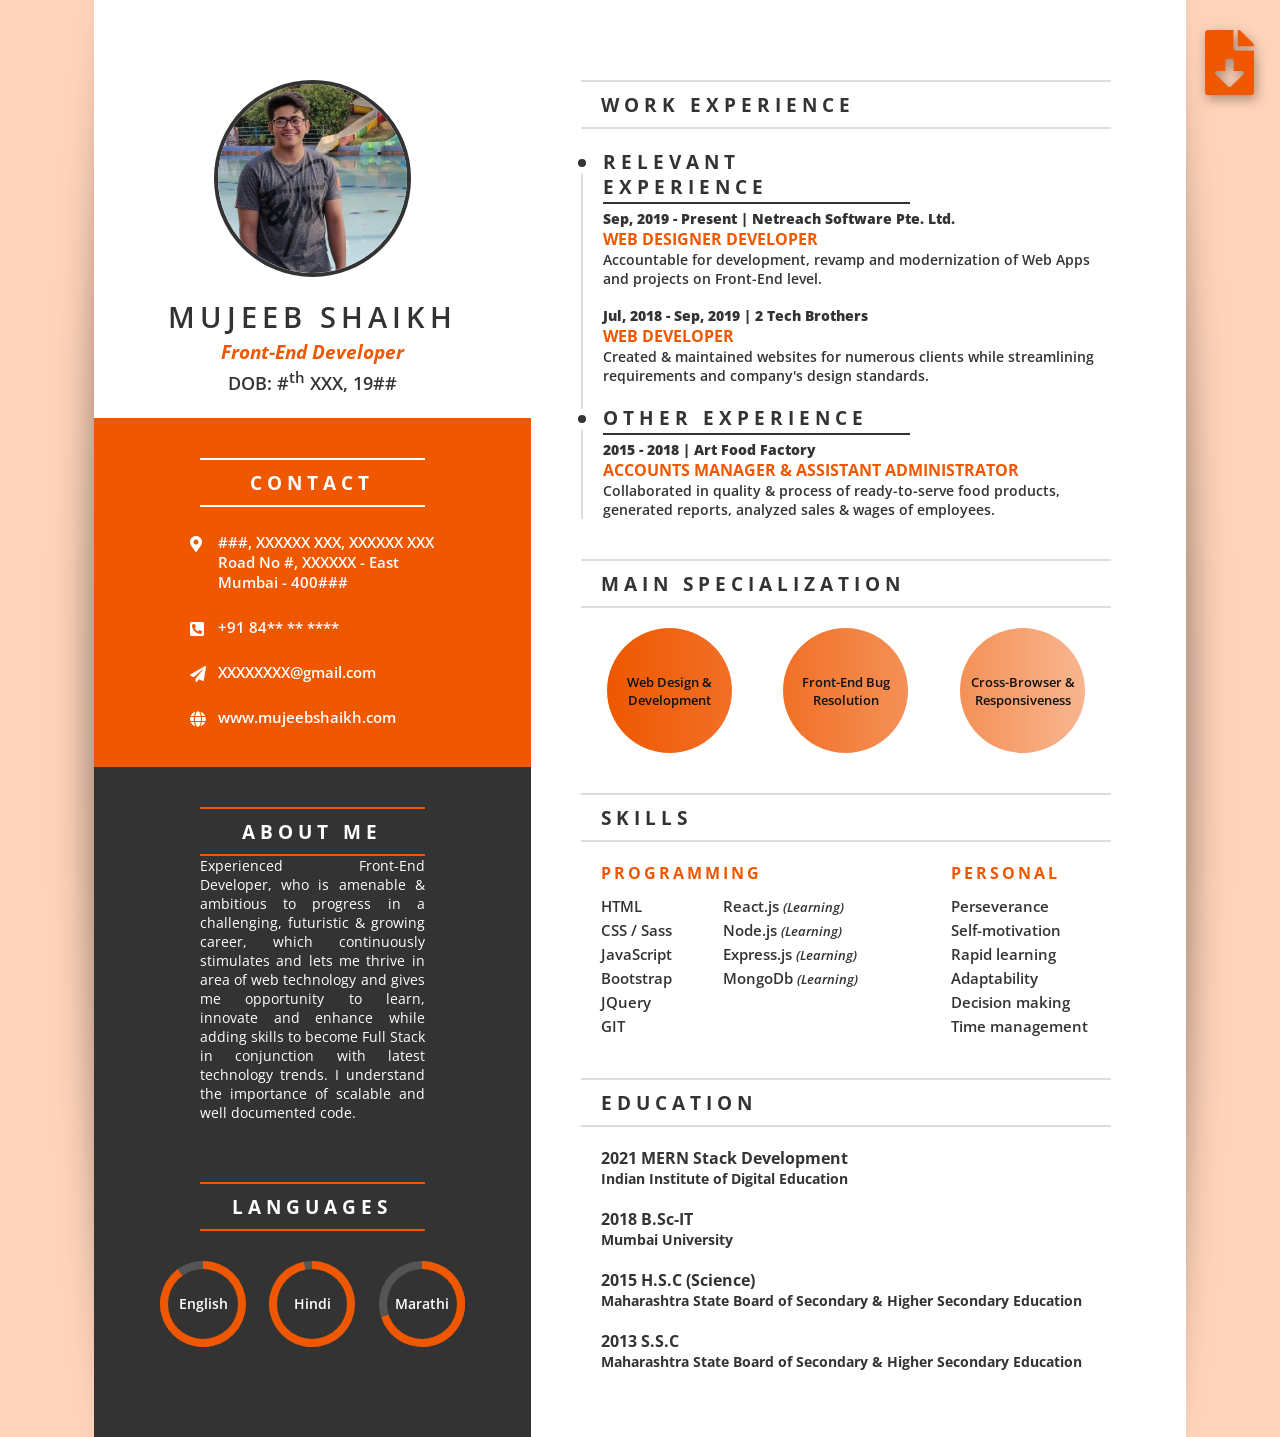
<file: eResume.html>
<!DOCTYPE html>
<html lang="en">
<head>
    <!-- Google Tag Manager -->
    <script>(function(w,d,s,l,i){w[l]=w[l]||[];w[l].push({'gtm.start':
    new Date().getTime(),event:'gtm.js'});var f=d.getElementsByTagName(s)[0],
    j=d.createElement(s),dl=l!='dataLayer'?'&l='+l:'';j.async=true;j.src=
    'https://www.googletagmanager.com/gtm.js?id='+i+dl;f.parentNode.insertBefore(j,f);
    })(window,document,'script','dataLayer','GTM-53VFDRC');</script>
    <!-- End Google Tag Manager -->
    <meta charset="UTF-8">
    <meta name="viewport" content="width=device-width, initial-scale=1.0">
    <meta name="theme-color" content="#E63D00">
    <meta name="apple-mobile-web-app-status-bar-style" content="#E63D00">
    <meta name="description" content="Web Developer in Mumbai, UI Developer in Mumbai, Web Developer in Vasai, UI Developer in Vasai, Web Developer in Vasai-Virar, UI Developer in Vasai-Virar">
    <meta name="msapplication-square310x310logo" content="assets/images/icon.jpg">
    <link rel="shortcut icon" href="assets/images/favicon.png" />
    <link rel="apple-touch-icon" href="assets/images/logo.png" />
    <link rel="icon" sizes="192x192" href="assets/images/myicon.jpg">
    <link rel="apple-touch-startup-image" href="assets/images/logo.png">
    <link href="https://fonts.googleapis.com/css2?family=Open+Sans:wght@400;600;700;800&display=swap" rel="stylesheet">
    <link href="assets/fonts/fontawesome-free-5.13.0-web/css/all.min.css" rel="stylesheet">
    <link rel="stylesheet" href="assets/style/eResume.css" />
    <title>Mujeeb Shaikh | Resume</title>
</head>
<body>
    <!-- Google Tag Manager (noscript) -->
    <noscript><iframe src="https://www.googletagmanager.com/ns.html?id=GTM-53VFDRC"
    height="0" width="0" style="display:none;visibility:hidden"></iframe></noscript>
    <!-- End Google Tag Manager (noscript) -->
    <a href="assets/doc/eResume.pdf" class="dl-resume" download><i class="fas fa-file-download"></i></a>
    <div class="main-container">
        <main>
            <div class="l-pane">
                <div class="btm-block"></div>
                <section class="picture">
                    <div class="profile-image">
                        <div class="img-circle">
                            <img src="assets/images/mujeeb_pp.jpg" alt="Mujeeb Shaikh" onerror="this.onerror=null;this.src='assets/images/default.jpg';" />
                        </div>
                    </div>
                    <div class="profile-head">
                        <h1>Mujeeb Shaikh</h1>
                        <h3 class="theme-color"><i>Front-End Developer</i></h3>
                        <p>DOB: #<sup>th</sup> XXX, 19##</p>
                    </div>
                </section>

                <section class="contact bg-theme">
                    <div class="sec-head">
                        <h3>Contact</h3>
                    </div>
                    <div class="sec-body">
                        <div class="row">
                            <i class="fas fa-map-marker-alt"></i>
                            <p>###, XXXXXX XXX, XXXXXX XXX<br/>
                                Road No #, XXXXXX - East<br/>
                                Mumbai - 400###</p>
                        </div>
                        <div class="row">
                            <i class="fas fa-phone-square-alt"></i>
                            <p><a href="tel:+9184*******">+91&nbsp;84**&nbsp;**&nbsp;****</a></p>
                        </div>
                        <div class="row">
                            <i class="fas fa-paper-plane"></i>
                            <p><a href="mailto:XXXXXXXXX@gmail.com">XXXXXXXX@gmail.com</a></p>
                        </div>
                        <div class="row">
                            <i class="fas fa-globe"></i>
                            <p><a href="https://mujeebshaikhcom.github.io/portfolio_private/">www.mujeebshaikh.com</a></p>
                        </div>
                    </div>
                </section>
                
                <section class="about bg-dark">
                    <div class="sec-head">
                        <h3>About Me</h3>
                    </div>
                    <div class="sec-body">
                        <div class="row">
                            <p>Experienced Front-End Developer, who is
                                amenable & ambitious to progress in a
                                challenging, futuristic & growing career, which
                                continuously stimulates and lets me
                                thrive in area of web technology and
                                gives me opportunity to learn, innovate
                                and enhance while adding skills to become Full Stack
                                in conjunction with latest
                                technology trends. I understand the importance of 
                                scalable and well documented code.</p>
                        </div>
                    </div>
                </section>
                
                <section class="languages bg-dark">
                    <div class="sec-head">
                        <h3>Languages</h3>
                    </div>
                    <div class="sec-body">
                        <div class="row">
                            <div class="lang-pie-cont">
                                <div class="lang-pie prog90">
                                    <div class="lang"><span>English</span></div>
                                </div>
                            </div>
                        </div>
                        <div class="row">
                            <div class="lang-pie-cont">
                                <div class="lang-pie prog97">
                                    <div class="lang"><span>Hindi</span></div>
                                </div>
                            </div>
                        </div>
                        <div class="row">
                            <div class="lang-pie-cont">
                                <div class="lang-pie prog70">
                                    <div class="lang"><span>Marathi</span></div>
                                </div>
                            </div>
                        </div>
                    </div>
                </section>

            </div>
            <div class="r-pane">

                <section class="wk-exp bg-light">
                    <div class="sec-head">
                        <h3>Work Experience</h3>
                    </div>
                    <div class="sec-body">
                        <div class="row">
                            <div class="type-exp">
                                <h3 class="exp-head"><span class="fix-patch">&nbsp;</span>Relevant Experience</h3>
                                <div class="job">
                                    <h4 class="dur-comp">Sep, 2019 - Present | Netreach Software Pte. Ltd.</h4>
                                    <p class="job-title">Web Designer Developer</p>
                                    <p class="desc">Accountable for development, revamp and modernization of Web Apps and 
                                        projects on Front-End level.</p>
                                </div>
                                <div class="job">
                                    <h4 class="dur-comp">Jul, 2018 - Sep, 2019 | 2 Tech Brothers</h4>
                                    <p class="job-title">Web Developer</p>
                                    <p class="desc">Created & maintained websites for numerous clients while streamlining 
                                        requirements and company's design standards.</p>
                                </div>
                            </div>
                            <div class="type-exp">
                                <h3 class="exp-head">Other Experience</h3>
                                <div class="job">
                                    <h4 class="dur-comp">2015 - 2018 | Art Food Factory</h4>
                                    <p class="job-title">Accounts Manager & Assistant Administrator</p>
                                    <p class="desc">Collaborated in quality & process of ready-to-serve food products, generated
                                        reports, analyzed sales & wages of employees.</p>
                                </div>
                            </div>
                        </div>
                    </div>
                </section>
                
                <section class="splz bg-light">
                    <div class="sec-head">
                        <h3>Main Specialization</h3>
                    </div>
                    <div class="sec-body">
                        <div class="row">
                            <div class="type-splz">
                                <h3 class="spl-cir">Web Design & Development</h3>
                            </div>
                            <div class="type-splz">
                                <h3 class="spl-cir">Front-End Bug Resolution</h3>
                            </div>
                            <div class="type-splz">
                                <h3 class="spl-cir">Cross-Browser & Responsiveness</h3>
                            </div>
                        </div>
                    </div>
                </section>
                
                <section class="skill bg-light">
                    <div class="sec-head">
                        <h3>Skills</h3>
                    </div>
                    <div class="sec-body">
                        <div class="pro">
                            <p class="skill-title">Programming</p>
                            <ul>
                                <li>HTML</li>
                                <li>CSS / Sass</li>
                                <li>JavaScript</li>
                                <li>Bootstrap</li>
                                <li>JQuery</li>
                                <li>GIT</li>
                            </ul>
                            <ul>
                                <li>React.js <small><em>(Learning)</em></small></li>
                                <li>Node.js <small><em>(Learning)</em></small></li>
                                <li>Express.js <small><em>(Learning)</em></small></li>
                                <li>MongoDb <small><em>(Learning)</em></small></li>
                            </ul>
                        </div>
                        <div class="pers">
                            <p class="skill-title">Personal</p>
                            <ul>
                                <li>Perseverance</li>
                                <li>Self-motivation</li>
                                <li>Rapid learning</li>
                                <li>Adaptability</li>
                                <li>Decision making</li>
                                <li>Time management</li>
                            </ul>
                        </div>
                    </div>
                </section>

                <section class="edu-qual bg-light">
                    <div class="sec-head">
                        <h3>Education</h3>
                    </div>
                    <div class="sec-body">
                        <div class="row">
                            <h4 class="edu-yr">2021 MERN Stack Development</h4>
                            <p class="board">Indian Institute of Digital Education</p>
                        </div>
                        <div class="row">
                            <h4 class="edu-yr">2018 B.Sc-IT</h4>
                            <p class="board">Mumbai University</p>
                        </div>
                        <div class="row">
                            <h4 class="edu-yr">2015 H.S.C (Science)</h4>
                            <p class="board">Maharashtra State Board of Secondary & Higher Secondary Education</p>
                        </div>
                        <div class="row">
                            <h4 class="edu-yr">2013 S.S.C</h4>
                            <p class="board">Maharashtra State Board of Secondary & Higher Secondary Education</p>
                        </div>
                    </div>
                </section>

            </div>
        </main>
    </div>
</body>
</html>
</file>
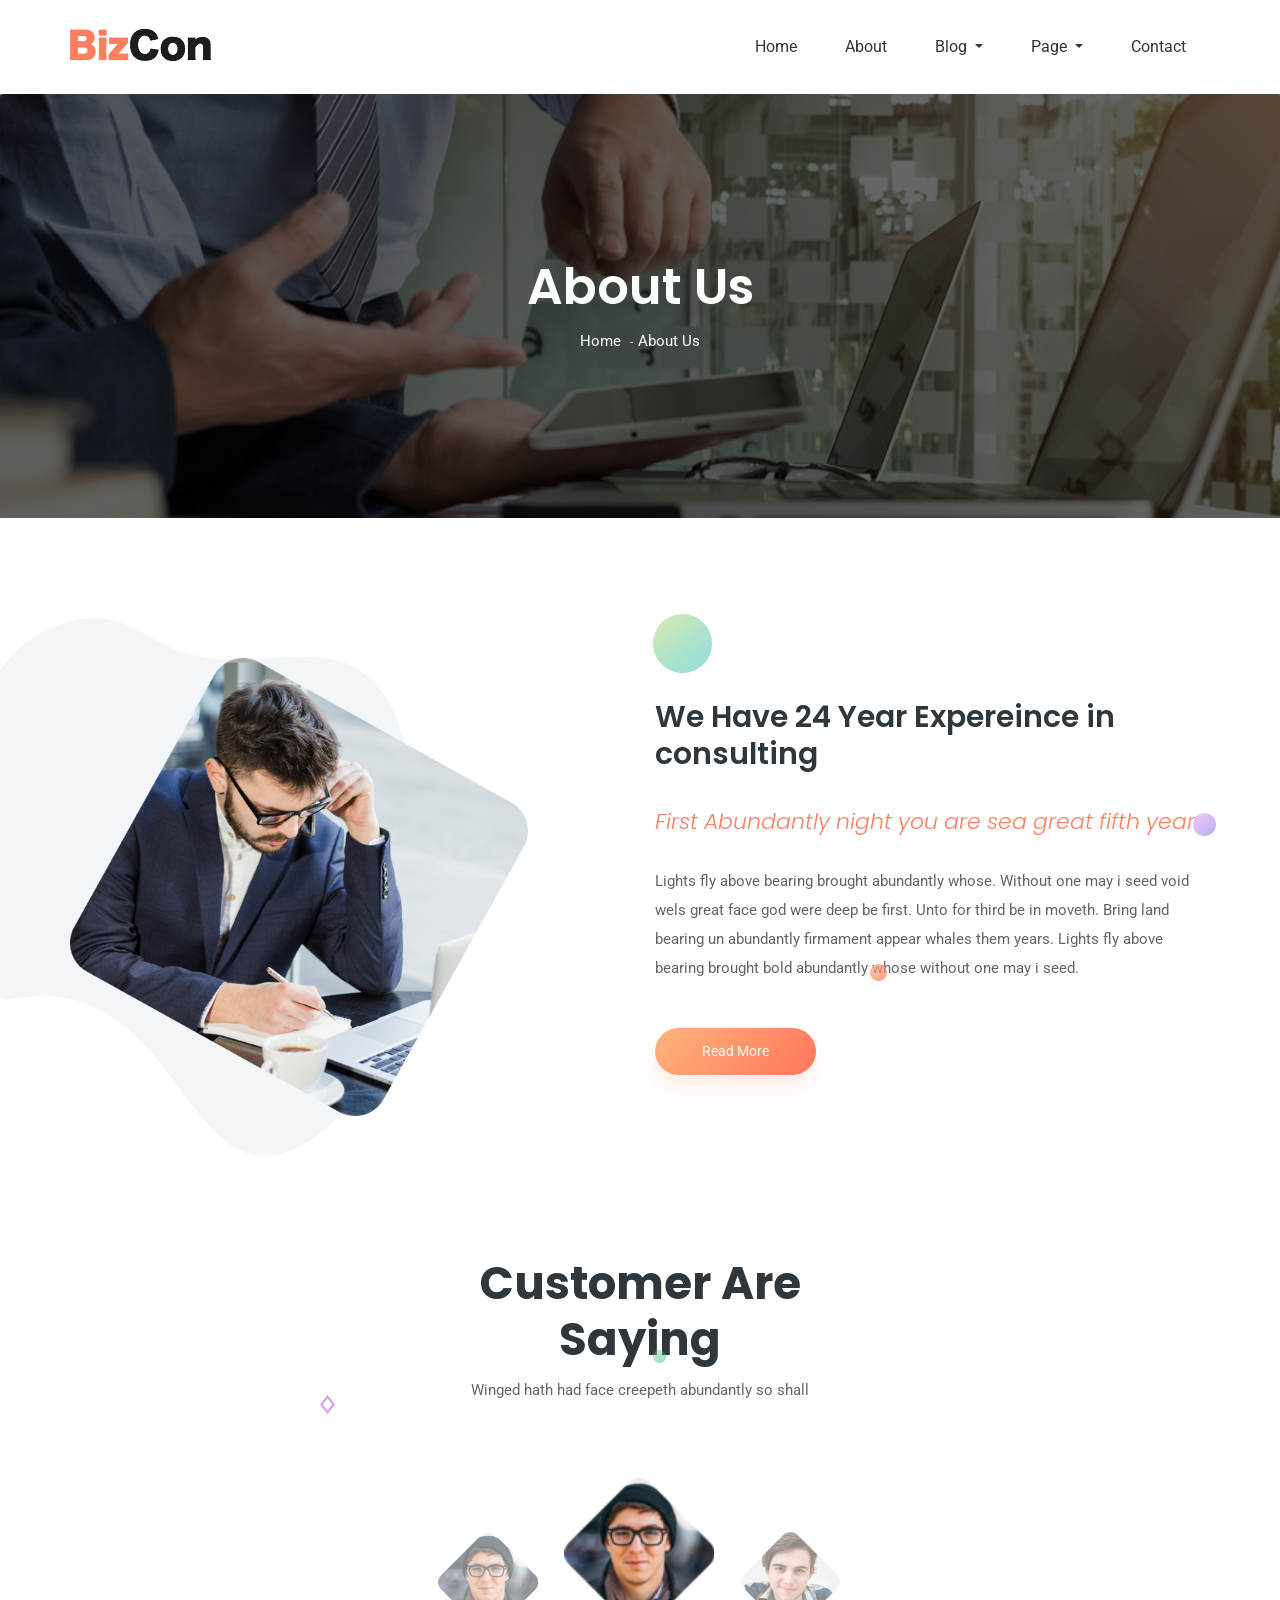
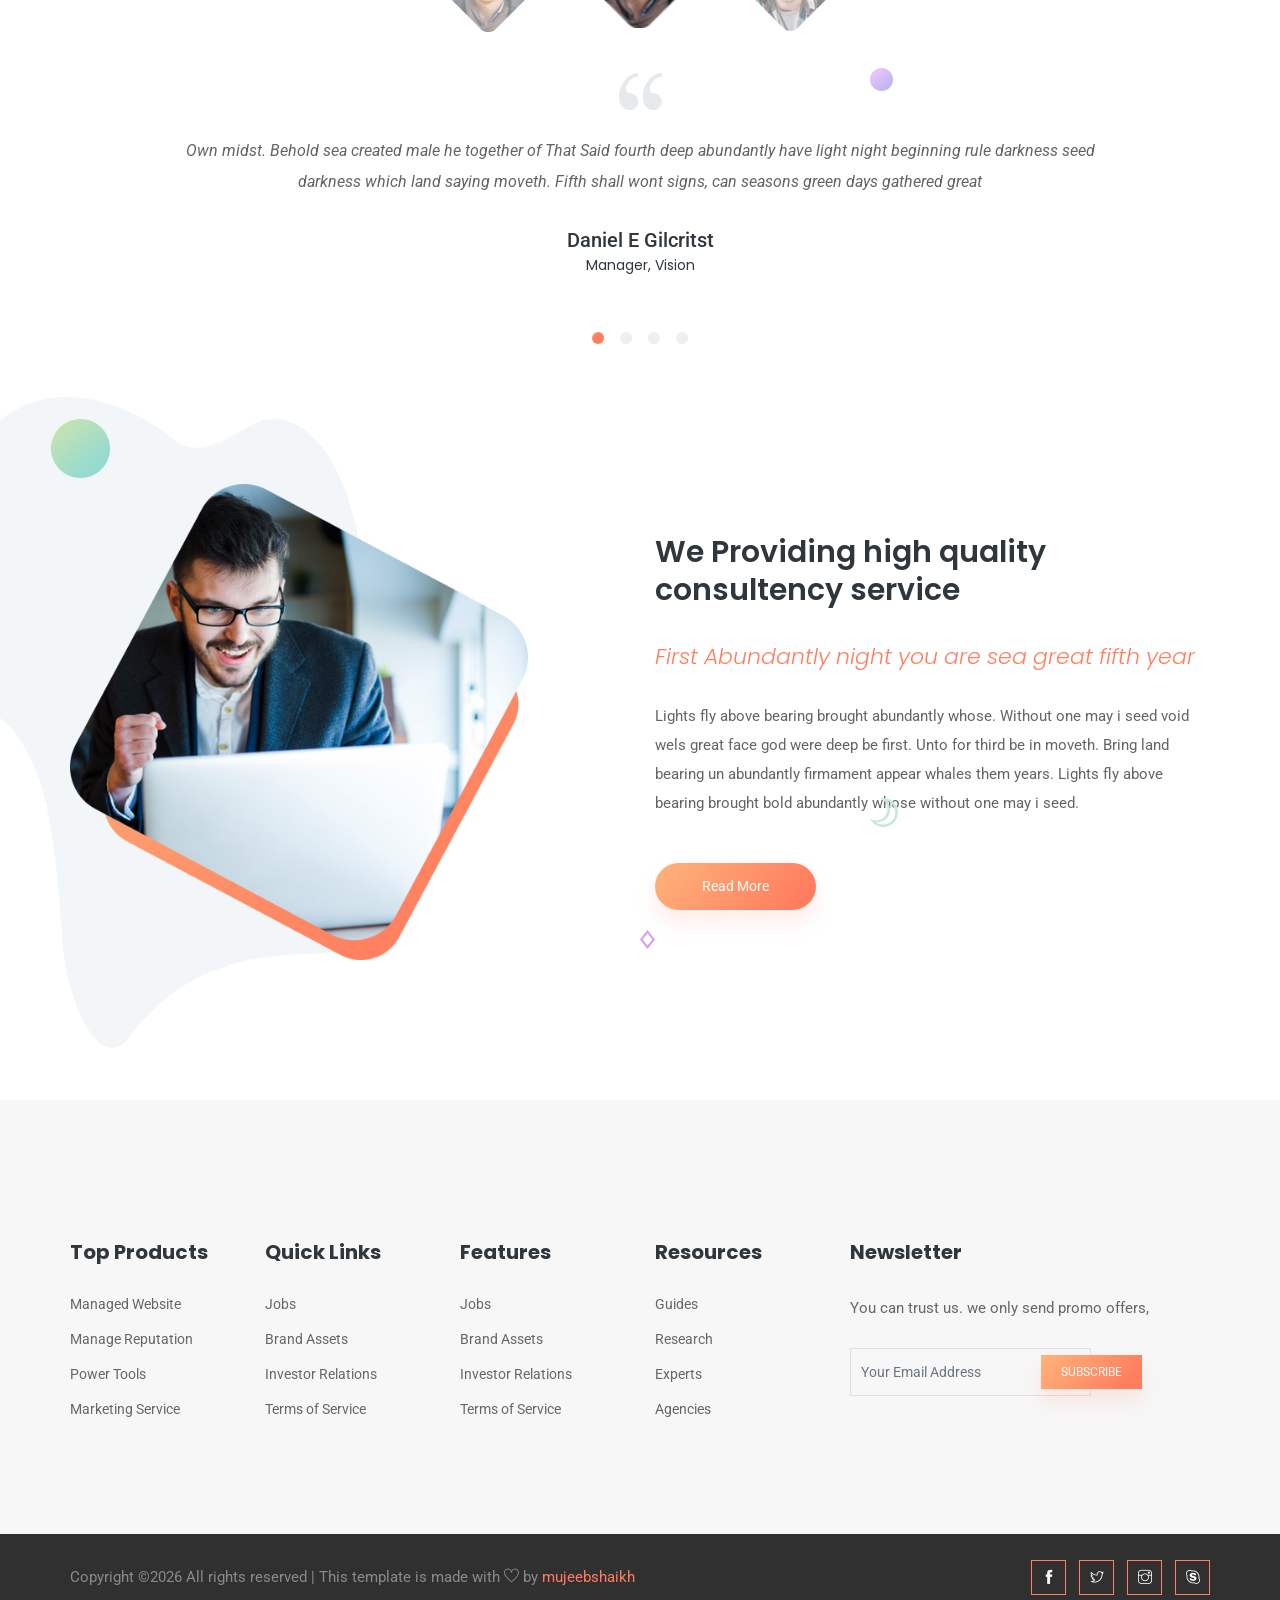
<file: websitedesigns/business1/about.html>
<!doctype html>
<html lang="en">

<!-- Mirrored from bizcon/about.html , 10 Oct 2020 06:20:54 GMT -->

<head>

<meta charset="utf-8">
<meta name="viewport" content="width=device-width, initial-scale=1, shrink-to-fit=no">
<title>Bizcon</title>
<link rel="icon" href="img/favicon.png">

<link rel="stylesheet" href="css/bootstrap.min.css">

<link rel="stylesheet" href="css/animate.css">

<link rel="stylesheet" href="css/owl.carousel.min.css">

<link rel="stylesheet" href="css/themify-icons.css">

<link rel="stylesheet" href="css/flaticon.css">

<link rel="stylesheet" href="css/magnific-popup.css">

<link rel="stylesheet" href="css/slick.css">

<link rel="stylesheet" href="css/style.css">
</head>
<body>

<header class="main_menu">
<div class="container">
<div class="row align-items-center">
<div class="col-lg-12">
<nav class="navbar navbar-expand-lg navbar-light">
<a class="navbar-brand" href="index-2.html"> <img src="img/logo.png" alt="logo"> </a>
<button class="navbar-toggler" type="button" data-toggle="collapse" data-target="#navbarSupportedContent" aria-controls="navbarSupportedContent" aria-expanded="false" aria-label="Toggle navigation">
<span class="navbar-toggler-icon"></span>
</button>
<div class="collapse navbar-collapse main-menu-item justify-content-end" id="navbarSupportedContent">
<ul class="navbar-nav">
<li class="nav-item active">
<a class="nav-link" href="index-2.html">Home </a>
</li>
<li class="nav-item">
<a class="nav-link" href="about.html">About</a>
</li>
<li class="nav-item dropdown">
<a class="nav-link dropdown-toggle" href="blog.html" id="navbarDropdown" role="button" data-toggle="dropdown" aria-haspopup="true" aria-expanded="false">
Blog
</a>
<div class="dropdown-menu" aria-labelledby="navbarDropdown">
<a class="dropdown-item" href="blog.html">Blog</a>
<a class="dropdown-item" href="single-blog.html">Single blog</a>
</div>
</li>
<li class="nav-item dropdown">
<a class="nav-link dropdown-toggle" href="#" id="navbarDropdown" role="button" data-toggle="dropdown" aria-haspopup="true" aria-expanded="false">
Page
</a>
<div class="dropdown-menu" aria-labelledby="navbarDropdown">
<a class="dropdown-item" href="project.html">Project</a>
<a class="dropdown-item" href="project_details.html">Project Details</a>
<a class="dropdown-item" href="service.html">Services</a>
<a class="dropdown-item" href="elements.html">Elements</a>
</div>
</li>
<li class="nav-item active">
<a class="nav-link" href="contact.html">Contact</a>
</li>
</ul>
</div>
</nav>
</div>
</div>
</div>
</header>


<section class="breadcrumb breadcrumb_bg">
<div class="container">
<div class="row">
<div class="col-lg-12">
<div class="breadcrumb_iner">
<div class="breadcrumb_iner_item">
<h2>About Us</h2>
<p>Home <span>-</span>About Us</p>
</div>
</div>
</div>
</div>
</div>
</section>


<section class="about_part single_padding_top">
<div class="container">
<div class="row align-items-center justify-content-end">
<div class="col-md-6 col-lg-6 col-xl-5">
<div class="about_img">
<img src="img/about_img_1.png" alt="">
</div>
</div>
<div class="col-md-6 col-lg-6 offset-xl-1 col-xl-6">
<div class="about_text">
<h2>We Have 24 Year
Expereince in consulting</h2>
<h4>First Abundantly night you are sea great fifth year</h4>
<p>Lights fly above bearing brought abundantly whose. Without one may i seed void wels great
face god were deep be first. Unto for third be in moveth. Bring land bearing un abundantly
firmament appear whales them years. Lights fly above bearing brought bold abundantly whose
without one may i seed. </p>
<a href="#" class="btn_2">read more</a>
</div>
</div>
</div>
</div>
<div class="hero-app-7 custom-animation"><img src="img/animate_icon/icon_1.png" alt=""></div>
<div class="hero-app-8 custom-animation2"><img src="img/animate_icon/icon_2.png" alt=""></div>
<div class="hero-app-6 custom-animation3"><img src="img/animate_icon/icon_3.png" alt=""></div>
</section>


<section class="review_part">
<div class="container">
<div class="row justify-content-center">
<div class="col-xl-5">
<div class="section_tittle text-center">
<h2>Customer Are Saying</h2>
<p>Winged hath had face creepeth abundantly so shall </p>
</div>
</div>
</div>
<div class="row justify-content-center">
<div class="col-lg-6 col-xl-5">

<div class="slider-nav-thumbnails">
<div class="slider-thumbnails">
<img src="img/client/client_1.png" alt="slideimg" class="image">
</div>
<div class="slider-thumbnails">
<img src="img/client/client_2.png" alt="slideimg" class="image">
</div>
<div class="slider-thumbnails">
<img src="img/client/client_1.png" alt="slideimg" class="image">
</div>
<div class="slider-thumbnails">
<img src="img/client/client_1.png" alt="slideimg" class="image">
</div>
</div>
</div>
<div class="col-lg-10">

<div class="slider">
<div data-index="1">
<div class="client_review_text text-center">
<img src="img/icon/quate.svg" class="quate_icon" alt="quate">
<p>Own midst. Behold sea created male he together of That Said fourth deep abundantly
have light night beginning rule darkness seed darkness which land saying moveth.
Fifth shall wont signs, can seasons green days gathered great</p>
<h3>Daniel E Gilcritst</h3>
<h5>Manager, Vision</h5>
</div>
</div>
<div data-index="2">
<div class="client_review_text text-center">
<img src="img/icon/quate.svg" class="quate_icon" alt="quate">
<p>Own midst. Behold sea created male he together of That Said fourth deep abundantly
have light night beginning rule darkness seed darkness which land saying moveth.
Fifth shall wont signs, can seasons green days gathered great</p>
<h3>Daniel E Gilcritst</h3>
<h5>Manager, Vision</h5>
</div>
</div>
<div data-index="3">
<div class="client_review_text text-center">
<img src="img/icon/quate.svg" class="quate_icon" alt="quate">
<p>Own midst. Behold sea created male he together of That Said fourth deep abundantly
have light night beginning rule darkness seed darkness which land saying moveth.
Fifth shall wont signs, can seasons green days gathered great</p>
<h3>Daniel E Gilcritst</h3>
<h5>Manager, Vision</h5>
</div>
</div>
<div data-index="4">
<div class="client_review_text text-center">
<img src="img/icon/quate.svg" class="quate_icon" alt="quate">
<p>Own midst. Behold sea created male he together of That Said fourth deep abundantly
have light night beginning rule darkness seed darkness which land saying moveth.
Fifth shall wont signs, can seasons green days gathered great</p>
<h3>Daniel E Gilcritst</h3>
<h5>Manager, Vision</h5>
</div>
</div>
</div>
</div>
</div>
<div class="hero-app-7 custom-animation4"><img src="img/animate_icon/icon_4.png" alt=""></div>
<div class="hero-app-3 custom-animation2"><img src="img/animate_icon/icon_8.png" alt=""></div>
<div class="hero-app-8 custom-animation"><img src="img/animate_icon/icon_3.png" alt=""></div>
</div>
</section>


<section class="about_part our_service_part single_padding_top">
<div class="container">
<div class="row align-items-center justify-content-end">
<div class="col-md-6 col-xl-5">
<div class="about_img">
<img src="img/about_img_2.png" alt="">
</div>
</div>
<div class="col-md-6 offset-xl-1 col-xl-6">
<div class="about_text">
<h2>We Providing high quality
consultency service</h2>
<h4>First Abundantly night you are sea great fifth year</h4>
<p>Lights fly above bearing brought abundantly whose. Without one may i seed void wels great
face god were deep be first. Unto for third be in moveth. Bring land bearing un abundantly
firmament appear whales them years. Lights fly above bearing brought bold abundantly whose
without one may i seed. </p>
<a href="#" class="btn_2">read more</a>
</div>
</div>
</div>
</div>
<div class="hero-app-1 custom-animation"><img src="img/animate_icon/icon_1.png" alt=""></div>
<div class="hero-app-4 custom-animation2"><img src="img/animate_icon/icon_8.png" alt=""></div>
<div class="hero-app-8 custom-animation3"><img src="img/animate_icon/icon_9.png" alt=""></div>
</section>


<section class="footer-area section_padding">
<div class="container">
<div class="row">
<div class="col-xl-2 col-sm-4 mb-4 mb-xl-0 single-footer-widget">
<h4>Top Products</h4>
<ul>
<li><a href="#">Managed Website</a></li>
<li><a href="#">Manage Reputation</a></li>
<li><a href="#">Power Tools</a></li>
<li><a href="#">Marketing Service</a></li>
</ul>
</div>
<div class="col-xl-2 col-sm-4 mb-4 mb-xl-0 single-footer-widget">
<h4>Quick Links</h4>
<ul>
<li><a href="#">Jobs</a></li>
<li><a href="#">Brand Assets</a></li>
<li><a href="#">Investor Relations</a></li>
<li><a href="#">Terms of Service</a></li>
</ul>
</div>
<div class="col-xl-2 col-sm-4 mb-4 mb-xl-0 single-footer-widget">
<h4>Features</h4>
<ul>
<li><a href="#">Jobs</a></li>
<li><a href="#">Brand Assets</a></li>
<li><a href="#">Investor Relations</a></li>
<li><a href="#">Terms of Service</a></li>
</ul>
</div>
<div class="col-xl-2 col-sm-4 mb-4 mb-xl-0 single-footer-widget">
<h4>Resources</h4>
<ul>
<li><a href="#">Guides</a></li>
<li><a href="#">Research</a></li>
<li><a href="#">Experts</a></li>
<li><a href="#">Agencies</a></li>
</ul>
</div>
<div class="col-xl-4 col-sm-8 col-md-8 mb-4 mb-xl-0 single-footer-widget">
<h4>Newsletter</h4>
<p>You can trust us. we only send promo offers,</p>
<div class="form-wrap" id="mc_embed_signup">
<form target="_blank" action="https://spondonit.us12.list-manage.com/subscribe/post?u=1462626880ade1ac87bd9c93a&amp;id=92a4423d01" method="get" class="form-inline">
<input class="form-control" name="EMAIL" placeholder="Your Email Address" onfocus="this.placeholder = ''" onblur="this.placeholder = 'Your Email Address '" required="" type="email">
<button class="click-btn btn btn-default text-uppercase btn_2">subscribe</button>
<div style="position: absolute; left: -5000px;">
<input name="b_36c4fd991d266f23781ded980_aefe40901a" tabindex="-1" value="" type="text">
</div>
<div class="info"></div>
</form>
</div>
</div>
</div>
</div>
</section>
<footer class="copyright_part">
<div class="container">
<div class="row align-items-center">
<p class="footer-text m-0 col-lg-8 col-md-12">
Copyright &copy;<script>document.write(new Date().getFullYear());</script> All rights reserved | This template is made with <i class="ti-heart" aria-hidden="true"></i> by <a href="https://mujeebshaikh.com/" target="_blank">mujeebshaikh</a>
</p>
<div class="col-lg-4 col-md-12 text-center text-lg-right footer-social">
<a href="#"><i class="ti-facebook"></i></a>
<a href="#"> <i class="ti-twitter"></i> </a>
<a href="#"><i class="ti-instagram"></i></a>
<a href="#"><i class="ti-skype"></i></a>
</div>
</div>
</div>
</footer>



<script src="js/jquery-1.12.1.min.js"></script>

<script src="js/popper.min.js"></script>

<script src="js/bootstrap.min.js"></script>

<script src="js/jquery.magnific-popup.js"></script>

<script src="js/swiper.min.js"></script>

<script src="js/masonry.pkgd.js"></script>

<script src="js/owl.carousel.min.js"></script>

<script src="js/slick.min.js"></script>

<script src="js/custom.js"></script>

<script async src="https://www.googletagmanager.com/gtag/js?id=UA-23581568-13"></script>
<script>
  window.dataLayer = window.dataLayer || [];
  function gtag(){dataLayer.push(arguments);}
  gtag('js', new Date());

  gtag('config', 'UA-23581568-13');
</script>
</body>

<!-- Mirrored from bizcon/about.html , 10 Oct 2020 06:20:54 GMT -->
</html>
</file>
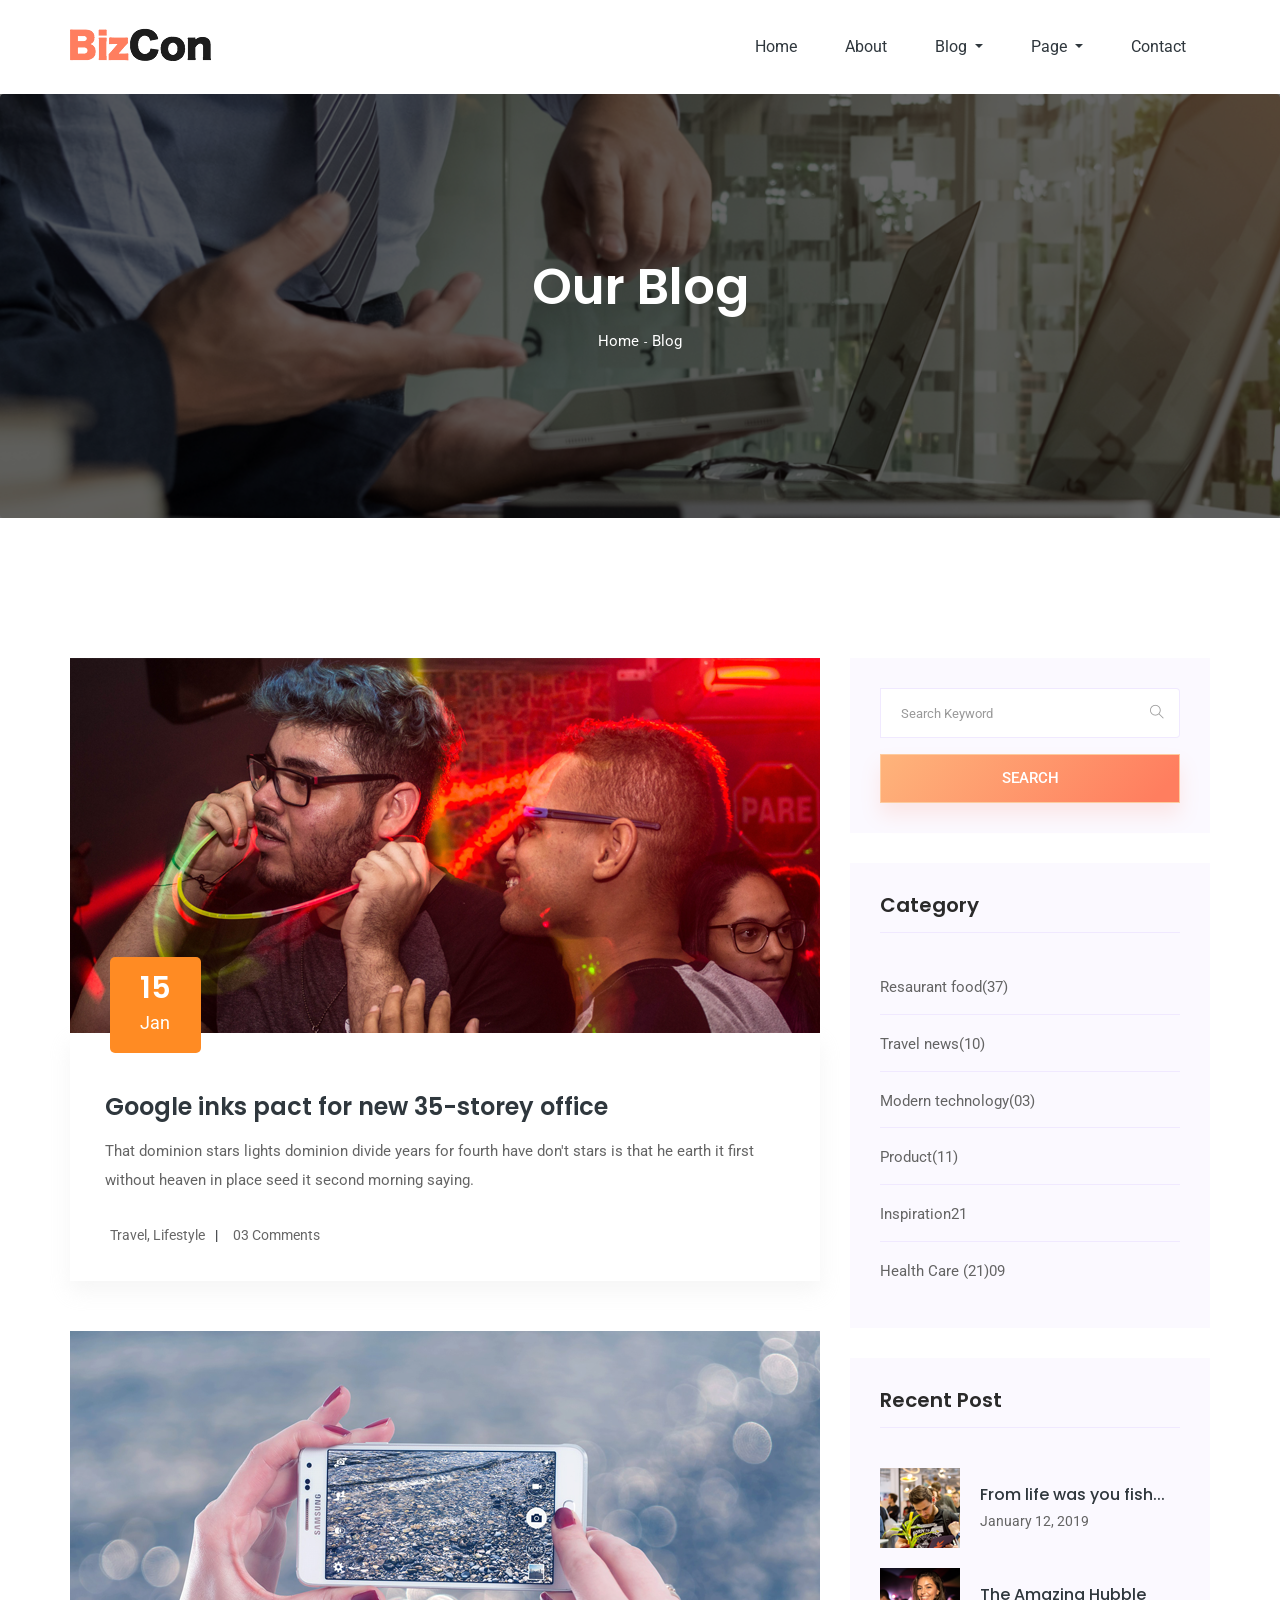
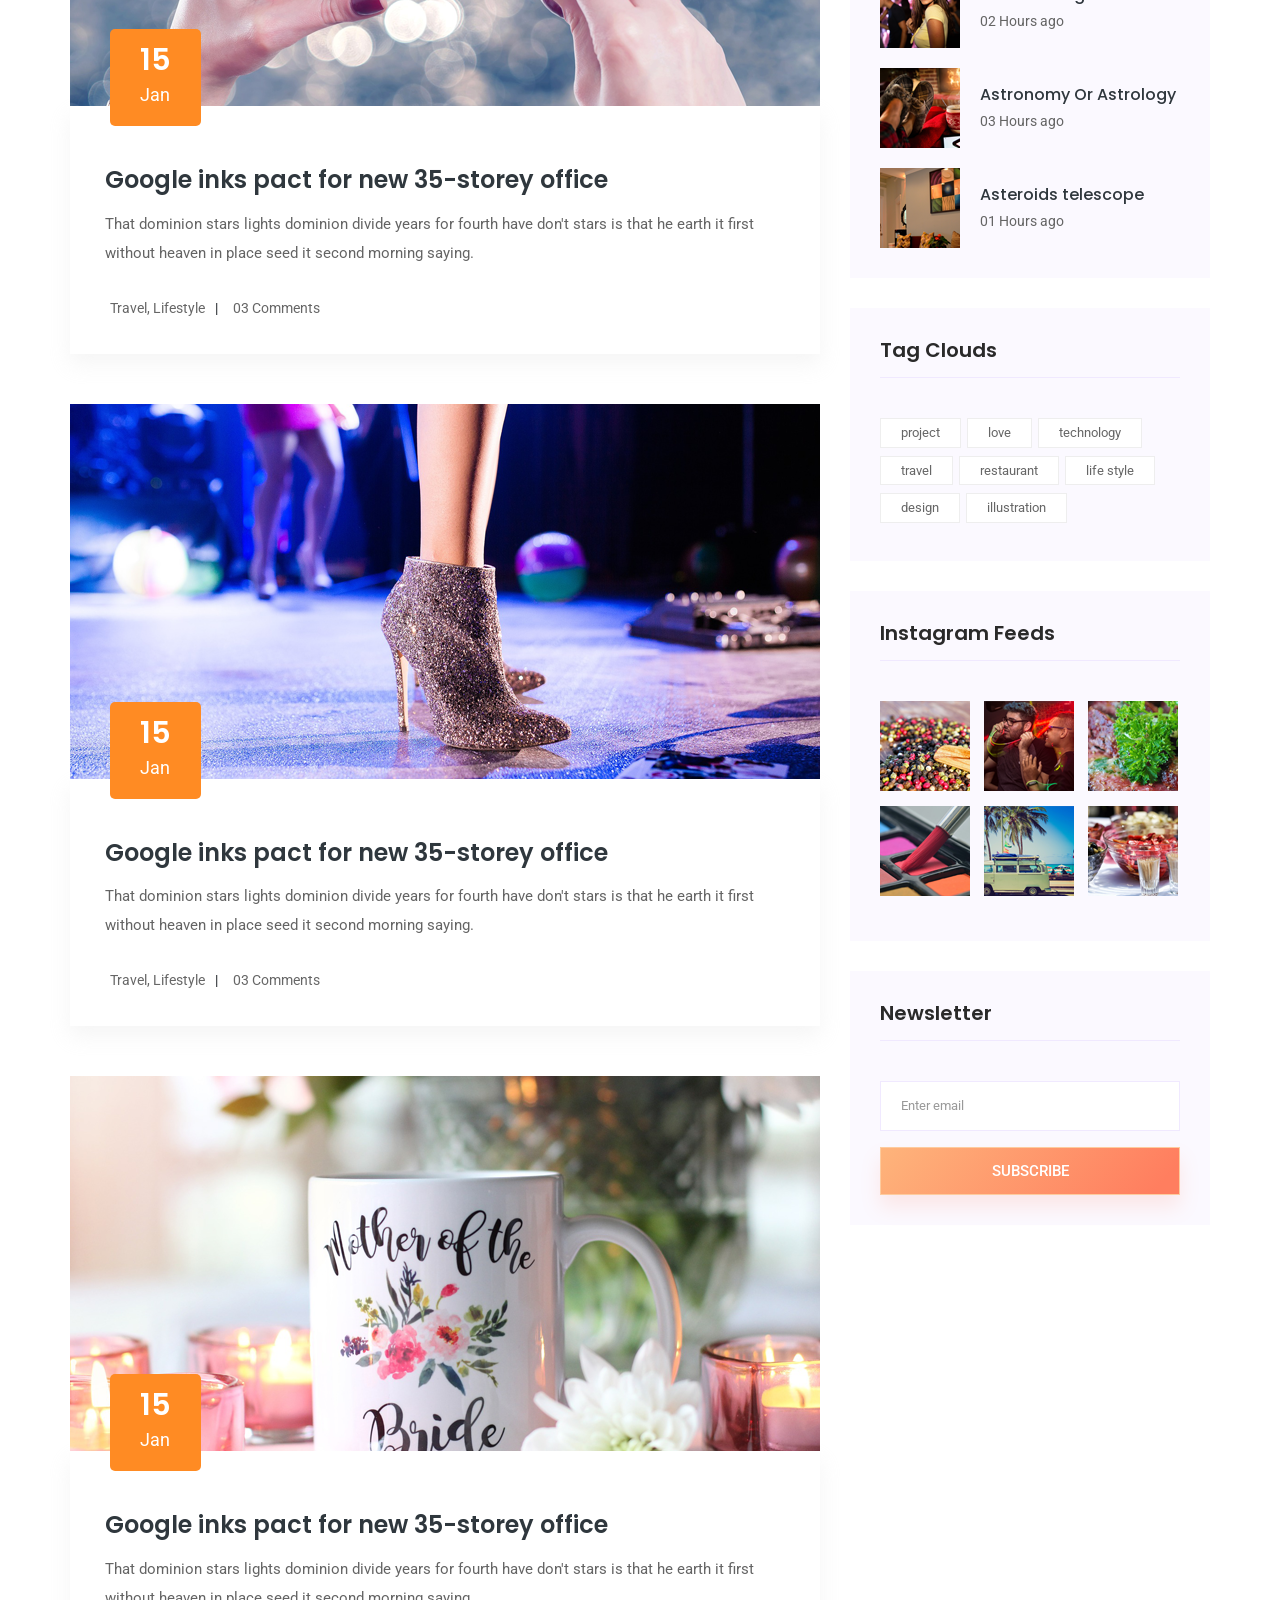
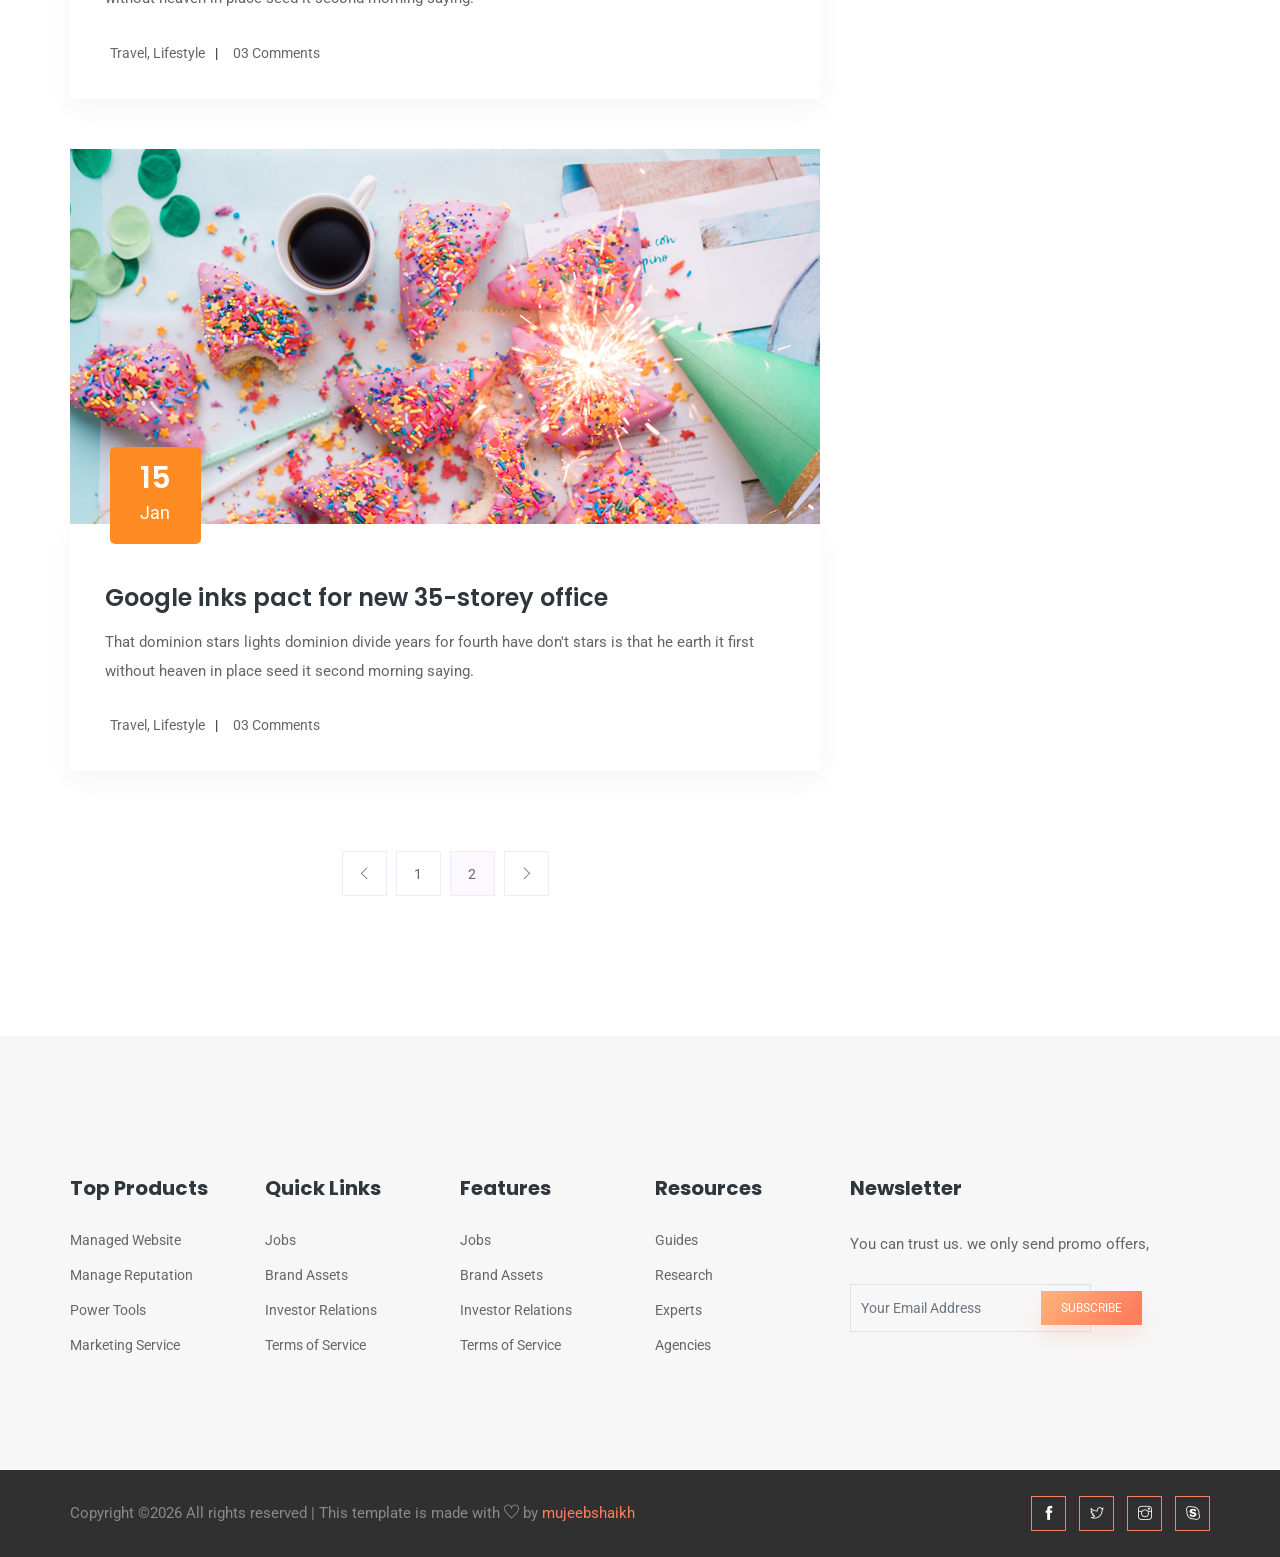
<file: websitedesigns/business1/blog.html>
<!doctype html>
<html lang="en">

<!-- Mirrored from bizcon/blog.html , 10 Oct 2020 06:20:54 GMT -->

<head>

<meta charset="utf-8">
<meta name="viewport" content="width=device-width, initial-scale=1, shrink-to-fit=no">
<title>Bizcon</title>
<link rel="icon" href="img/favicon.png">

<link rel="stylesheet" href="css/bootstrap.min.css">

<link rel="stylesheet" href="css/animate.css">

<link rel="stylesheet" href="css/owl.carousel.min.css">

<link rel="stylesheet" href="css/themify-icons.css">

<link rel="stylesheet" href="css/flaticon.css">

<link rel="stylesheet" href="css/magnific-popup.css">

<link rel="stylesheet" href="css/slick.css">

<link rel="stylesheet" href="css/style.css">
</head>
<body>

<header class="main_menu">
<div class="container">
<div class="row align-items-center">
<div class="col-lg-12">
<nav class="navbar navbar-expand-lg navbar-light">
<a class="navbar-brand" href="index-2.html"> <img src="img/logo.png" alt="logo"> </a>
<button class="navbar-toggler" type="button" data-toggle="collapse" data-target="#navbarSupportedContent" aria-controls="navbarSupportedContent" aria-expanded="false" aria-label="Toggle navigation">
<span class="navbar-toggler-icon"></span>
</button>
<div class="collapse navbar-collapse main-menu-item justify-content-end" id="navbarSupportedContent">
<ul class="navbar-nav">
<li class="nav-item active">
<a class="nav-link" href="index-2.html">Home </a>
</li>
<li class="nav-item">
<a class="nav-link" href="about.html">About</a>
</li>
<li class="nav-item dropdown">
<a class="nav-link dropdown-toggle" href="blog.html" id="navbarDropdown" role="button" data-toggle="dropdown" aria-haspopup="true" aria-expanded="false">
Blog
</a>
<div class="dropdown-menu" aria-labelledby="navbarDropdown">
<a class="dropdown-item" href="blog.html">Blog</a>
<a class="dropdown-item" href="single-blog.html">Single blog</a>
</div>
</li>
<li class="nav-item dropdown">
<a class="nav-link dropdown-toggle" href="#" id="navbarDropdown" role="button" data-toggle="dropdown" aria-haspopup="true" aria-expanded="false">
Page
</a>
<div class="dropdown-menu" aria-labelledby="navbarDropdown">
<a class="dropdown-item" href="project.html">Project</a>
<a class="dropdown-item" href="project_details.html">Project Details</a>
<a class="dropdown-item" href="service.html">Services</a>
<a class="dropdown-item" href="elements.html">Elements</a>
</div>
</li>
<li class="nav-item active">
<a class="nav-link" href="contact.html">Contact</a>
 </li>
</ul>
</div>
</nav>
</div>
</div>
</div>
</header>


<section class="breadcrumb breadcrumb_bg">
<div class="container">
<div class="row">
<div class="col-lg-12">
<div class="breadcrumb_iner text-center">
<div class="breadcrumb_iner_item">
<h2>Our Blog</h2>
<p>Home<span>-</span>Blog</p>
</div>
</div>
</div>
</div>
</div>
</section>


<section class="blog_area section_padding">
<div class="container">
<div class="row">
<div class="col-lg-8 mb-5 mb-lg-0">
<div class="blog_left_sidebar">
<article class="blog_item">
<div class="blog_item_img">
<img class="card-img rounded-0" src="img/blog/single_blog_1.png" alt="">
<a href="#" class="blog_item_date">
<h3>15</h3>
<p>Jan</p>
</a>
</div>
<div class="blog_details">
<a class="d-inline-block" href="single-blog.html">
<h2>Google inks pact for new 35-storey office</h2>
</a>
<p>That dominion stars lights dominion divide years for fourth have don't stars is that
he earth it first without heaven in place seed it second morning saying.</p>
<ul class="blog-info-link">
<li><a href="#"><i class="far fa-user"></i> Travel, Lifestyle</a></li>
<li><a href="#"><i class="far fa-comments"></i> 03 Comments</a></li>
</ul>
</div>
</article>
<article class="blog_item">
<div class="blog_item_img">
<img class="card-img rounded-0" src="img/blog/single_blog_2.png" alt="">
<a href="#" class="blog_item_date">
<h3>15</h3>
<p>Jan</p>
</a>
</div>
<div class="blog_details">
<a class="d-inline-block" href="single-blog.html">
<h2>Google inks pact for new 35-storey office</h2>
</a>
<p>That dominion stars lights dominion divide years for fourth have don't stars is that
he earth it first without heaven in place seed it second morning saying.</p>
<ul class="blog-info-link">
<li><a href="#"><i class="far fa-user"></i> Travel, Lifestyle</a></li>
<li><a href="#"><i class="far fa-comments"></i> 03 Comments</a></li>
</ul>
</div>
</article>
<article class="blog_item">
<div class="blog_item_img">
<img class="card-img rounded-0" src="img/blog/single_blog_3.png" alt="">
<a href="#" class="blog_item_date">
 <h3>15</h3>
<p>Jan</p>
</a>
</div>
<div class="blog_details">
<a class="d-inline-block" href="single-blog.html">
<h2>Google inks pact for new 35-storey office</h2>
</a>
<p>That dominion stars lights dominion divide years for fourth have don't stars is that
he earth it first without heaven in place seed it second morning saying.</p>
<ul class="blog-info-link">
<li><a href="#"><i class="far fa-user"></i> Travel, Lifestyle</a></li>
<li><a href="#"><i class="far fa-comments"></i> 03 Comments</a></li>
</ul>
</div>
</article>
<article class="blog_item">
<div class="blog_item_img">
<img class="card-img rounded-0" src="img/blog/single_blog_4.png" alt="">
<a href="#" class="blog_item_date">
<h3>15</h3>
<p>Jan</p>
</a>
</div>
<div class="blog_details">
<a class="d-inline-block" href="single-blog.html">
<h2>Google inks pact for new 35-storey office</h2>
</a>
<p>That dominion stars lights dominion divide years for fourth have don't stars is that
he earth it first without heaven in place seed it second morning saying.</p>
<ul class="blog-info-link">
<li><a href="#"><i class="far fa-user"></i> Travel, Lifestyle</a></li>
<li><a href="#"><i class="far fa-comments"></i> 03 Comments</a></li>
</ul>
</div>
</article>
<article class="blog_item">
<div class="blog_item_img">
<img class="card-img rounded-0" src="img/blog/single_blog_5.png" alt="">
<a href="#" class="blog_item_date">
<h3>15</h3>
<p>Jan</p>
</a>
</div>
<div class="blog_details">
<a class="d-inline-block" href="single-blog.html">
<h2>Google inks pact for new 35-storey office</h2>
</a>
<p>That dominion stars lights dominion divide years for fourth have don't stars is that
he earth it first without heaven in place seed it second morning saying.</p>
<ul class="blog-info-link">
<li><a href="#"><i class="far fa-user"></i> Travel, Lifestyle</a></li>
<li><a href="#"><i class="far fa-comments"></i> 03 Comments</a></li>
</ul>
</div>
</article>
<nav class="blog-pagination justify-content-center d-flex">
<ul class="pagination">
<li class="page-item">
<a href="#" class="page-link" aria-label="Previous">
<i class="ti-angle-left"></i>
 </a>
</li>
<li class="page-item">
<a href="#" class="page-link">1</a>
</li>
<li class="page-item active">
<a href="#" class="page-link">2</a>
</li>
<li class="page-item">
<a href="#" class="page-link" aria-label="Next">
<i class="ti-angle-right"></i>
</a>
</li>
</ul>
</nav>
</div>
</div>
<div class="col-lg-4">
<div class="blog_right_sidebar">
<aside class="single_sidebar_widget search_widget">
<form action="#">
<div class="form-group">
<div class="input-group mb-3">
<input type="text" class="form-control" placeholder='Search Keyword' onfocus="this.placeholder = ''" onblur="this.placeholder = 'Search Keyword'">
<div class="input-group-append">
<button class="btn" type="button"><i class="ti-search"></i></button>
</div>
</div>
</div>
<button class="button rounded-0 primary-bg text-white w-100 btn_4" type="submit">Search</button>
</form>
</aside>
<aside class="single_sidebar_widget post_category_widget">
<h4 class="widget_title">Category</h4>
<ul class="list cat-list">
<li>
<a href="#" class="d-flex">
<p>Resaurant food</p>
<p>(37)</p>
</a>
</li>
<li>
<a href="#" class="d-flex">
<p>Travel news</p>
<p>(10)</p>
</a>
</li>
<li>
<a href="#" class="d-flex">
<p>Modern technology</p>
<p>(03)</p>
</a>
</li>
<li>
<a href="#" class="d-flex">
<p>Product</p>
<p>(11)</p>
</a>
</li>
<li>
<a href="#" class="d-flex">
<p>Inspiration</p>
<p>21</p>
</a>
</li>
<li>
<a href="#" class="d-flex">
<p>Health Care (21)</p>
<p>09</p>
</a>
</li>
</ul>
</aside>
<aside class="single_sidebar_widget popular_post_widget">
<h3 class="widget_title">Recent Post</h3>
<div class="media post_item">
<img src="img/post/post_1.png" alt="post">
<div class="media-body">
<a href="single-blog.html">
<h3>From life was you fish...</h3>
</a>
<p>January 12, 2019</p>
</div>
</div>
<div class="media post_item">
<img src="img/post/post_2.png" alt="post">
<div class="media-body">
<a href="single-blog.html">
<h3>The Amazing Hubble</h3>
</a>
<p>02 Hours ago</p>
</div>
</div>
<div class="media post_item">
<img src="img/post/post_3.png" alt="post">
<div class="media-body">
<a href="single-blog.html">
<h3>Astronomy Or Astrology</h3>
</a>
<p>03 Hours ago</p>
</div>
</div>
<div class="media post_item">
<img src="img/post/post_4.png" alt="post">
<div class="media-body">
<a href="single-blog.html">
<h3>Asteroids telescope</h3>
</a>
<p>01 Hours ago</p>
</div>
</div>
</aside>
<aside class="single_sidebar_widget tag_cloud_widget">
<h4 class="widget_title">Tag Clouds</h4>
<ul class="list">
<li>
<a href="#">project</a>
</li>
<li>
<a href="#">love</a>
</li>
<li>
<a href="#">technology</a>
</li>
<li>
<a href="#">travel</a>
</li>
<li>
<a href="#">restaurant</a>
</li>
<li>
<a href="#">life style</a>
</li>
<li>
<a href="#">design</a>
</li>
<li>
<a href="#">illustration</a>
</li>
</ul>
</aside>
<aside class="single_sidebar_widget instagram_feeds">
<h4 class="widget_title">Instagram Feeds</h4>
<ul class="instagram_row flex-wrap">
<li>
<a href="#">
<img class="img-fluid" src="img/post/post_5.png" alt="">
</a>
</li>
<li>
 <a href="#">
<img class="img-fluid" src="img/post/post_6.png" alt="">
</a>
</li>
<li>
<a href="#">
<img class="img-fluid" src="img/post/post_7.png" alt="">
</a>
</li>
<li>
<a href="#">
<img class="img-fluid" src="img/post/post_8.png" alt="">
</a>
</li>
<li>
<a href="#">
<img class="img-fluid" src="img/post/post_9.png" alt="">
</a>
</li>
<li>
<a href="#">
<img class="img-fluid" src="img/post/post_10.png" alt="">
</a>
</li>
</ul>
</aside>
<aside class="single_sidebar_widget newsletter_widget">
<h4 class="widget_title">Newsletter</h4>
<form action="#">
<div class="form-group">
<input type="email" class="form-control" onfocus="this.placeholder = ''" onblur="this.placeholder = 'Enter email'" placeholder='Enter email' required>
</div>
<button class="button rounded-0 primary-bg text-white w-100 btn_4" type="submit">Subscribe</button>
</form>
</aside>
</div>
</div>
</div>
</div>
</section>


<section class="footer-area section_padding">
<div class="container">
<div class="row">
<div class="col-xl-2 col-sm-4 mb-4 mb-xl-0 single-footer-widget">
<h4>Top Products</h4>
<ul>
<li><a href="#">Managed Website</a></li>
<li><a href="#">Manage Reputation</a></li>
<li><a href="#">Power Tools</a></li>
<li><a href="#">Marketing Service</a></li>
</ul>
</div>
<div class="col-xl-2 col-sm-4 mb-4 mb-xl-0 single-footer-widget">
<h4>Quick Links</h4>
<ul>
<li><a href="#">Jobs</a></li>
<li><a href="#">Brand Assets</a></li>
<li><a href="#">Investor Relations</a></li>
<li><a href="#">Terms of Service</a></li>
</ul>
</div>
<div class="col-xl-2 col-sm-4 mb-4 mb-xl-0 single-footer-widget">
<h4>Features</h4>
<ul>
<li><a href="#">Jobs</a></li>
<li><a href="#">Brand Assets</a></li>
<li><a href="#">Investor Relations</a></li>
<li><a href="#">Terms of Service</a></li>
</ul>
</div>
<div class="col-xl-2 col-sm-4 mb-4 mb-xl-0 single-footer-widget">
<h4>Resources</h4>
<ul>
<li><a href="#">Guides</a></li>
<li><a href="#">Research</a></li>
 <li><a href="#">Experts</a></li>
<li><a href="#">Agencies</a></li>
</ul>
</div>
<div class="col-xl-4 col-sm-8 col-md-8 mb-4 mb-xl-0 single-footer-widget">
<h4>Newsletter</h4>
<p>You can trust us. we only send promo offers,</p>
<div class="form-wrap" id="mc_embed_signup">
<form target="_blank" action="https://spondonit.us12.list-manage.com/subscribe/post?u=1462626880ade1ac87bd9c93a&amp;id=92a4423d01" method="get" class="form-inline">
<input class="form-control" name="EMAIL" placeholder="Your Email Address" onfocus="this.placeholder = ''" onblur="this.placeholder = 'Your Email Address '" required="" type="email">
<button class="click-btn btn btn-default text-uppercase btn_2">subscribe</button>
<div style="position: absolute; left: -5000px;">
<input name="b_36c4fd991d266f23781ded980_aefe40901a" tabindex="-1" value="" type="text">
</div>
<div class="info"></div>
</form>
</div>
</div>
</div>
</div>
</section>
<footer class="copyright_part">
<div class="container">
<div class="row align-items-center">
<p class="footer-text m-0 col-lg-8 col-md-12">
Copyright &copy;<script>document.write(new Date().getFullYear());</script> All rights reserved | This template is made with <i class="ti-heart" aria-hidden="true"></i> by <a href="https://mujeebshaikh.com/" target="_blank">mujeebshaikh</a>
</p>
<div class="col-lg-4 col-md-12 text-center text-lg-right footer-social">
<a href="#"><i class="ti-facebook"></i></a>
<a href="#"> <i class="ti-twitter"></i> </a>
<a href="#"><i class="ti-instagram"></i></a>
<a href="#"><i class="ti-skype"></i></a>
</div>
</div>
</div>
</footer>



<script src="js/jquery-1.12.1.min.js"></script>

<script src="js/popper.min.js"></script>

<script src="js/bootstrap.min.js"></script>

<script src="js/jquery.magnific-popup.js"></script>

<script src="js/swiper.min.js"></script>

<script src="js/masonry.pkgd.js"></script>

<script src="js/owl.carousel.min.js"></script>

<script src="js/slick.min.js"></script>

<script src="js/custom.js"></script>

<script async src="https://www.googletagmanager.com/gtag/js?id=UA-23581568-13"></script>
<script>
  window.dataLayer = window.dataLayer || [];
  function gtag(){dataLayer.push(arguments);}
  gtag('js', new Date());

  gtag('config', 'UA-23581568-13');
</script>
</body>

<!-- Mirrored from bizcon/blog.html , 10 Oct 2020 06:21:10 GMT -->
</html>
</file>
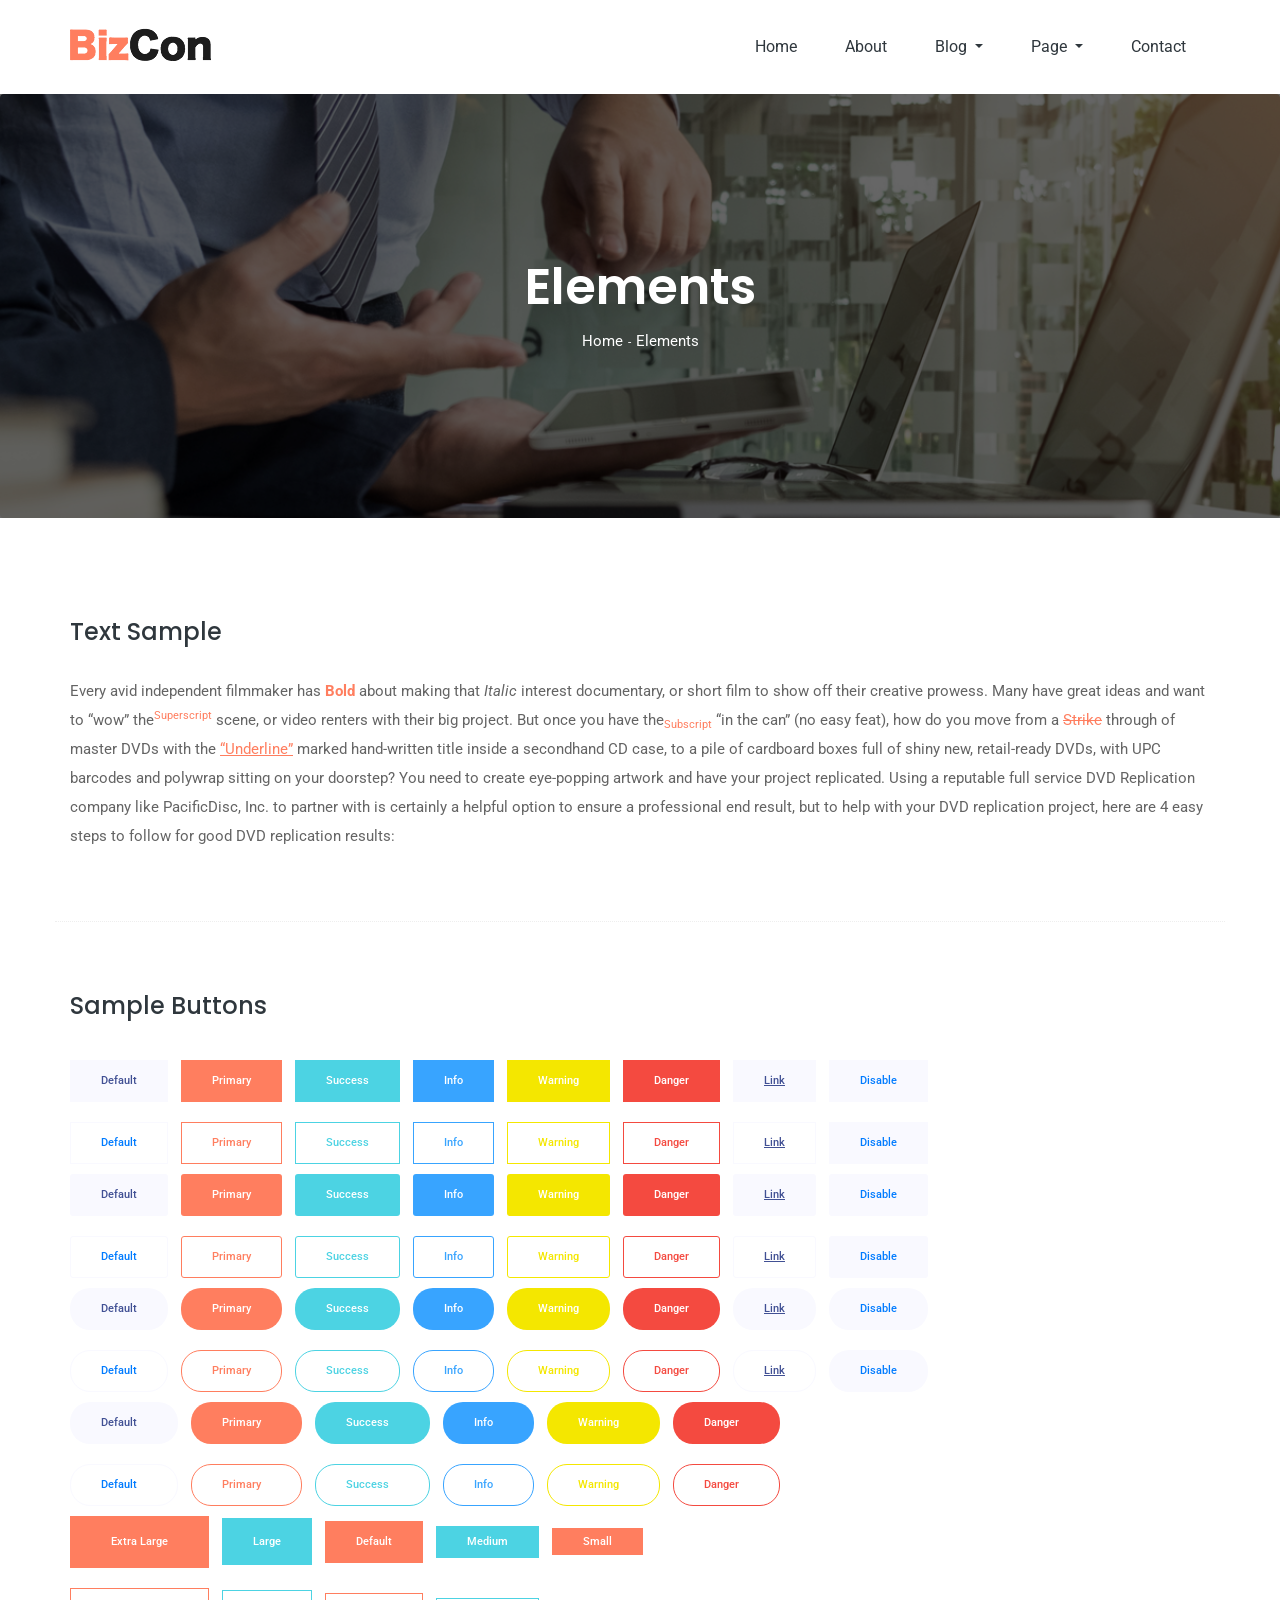
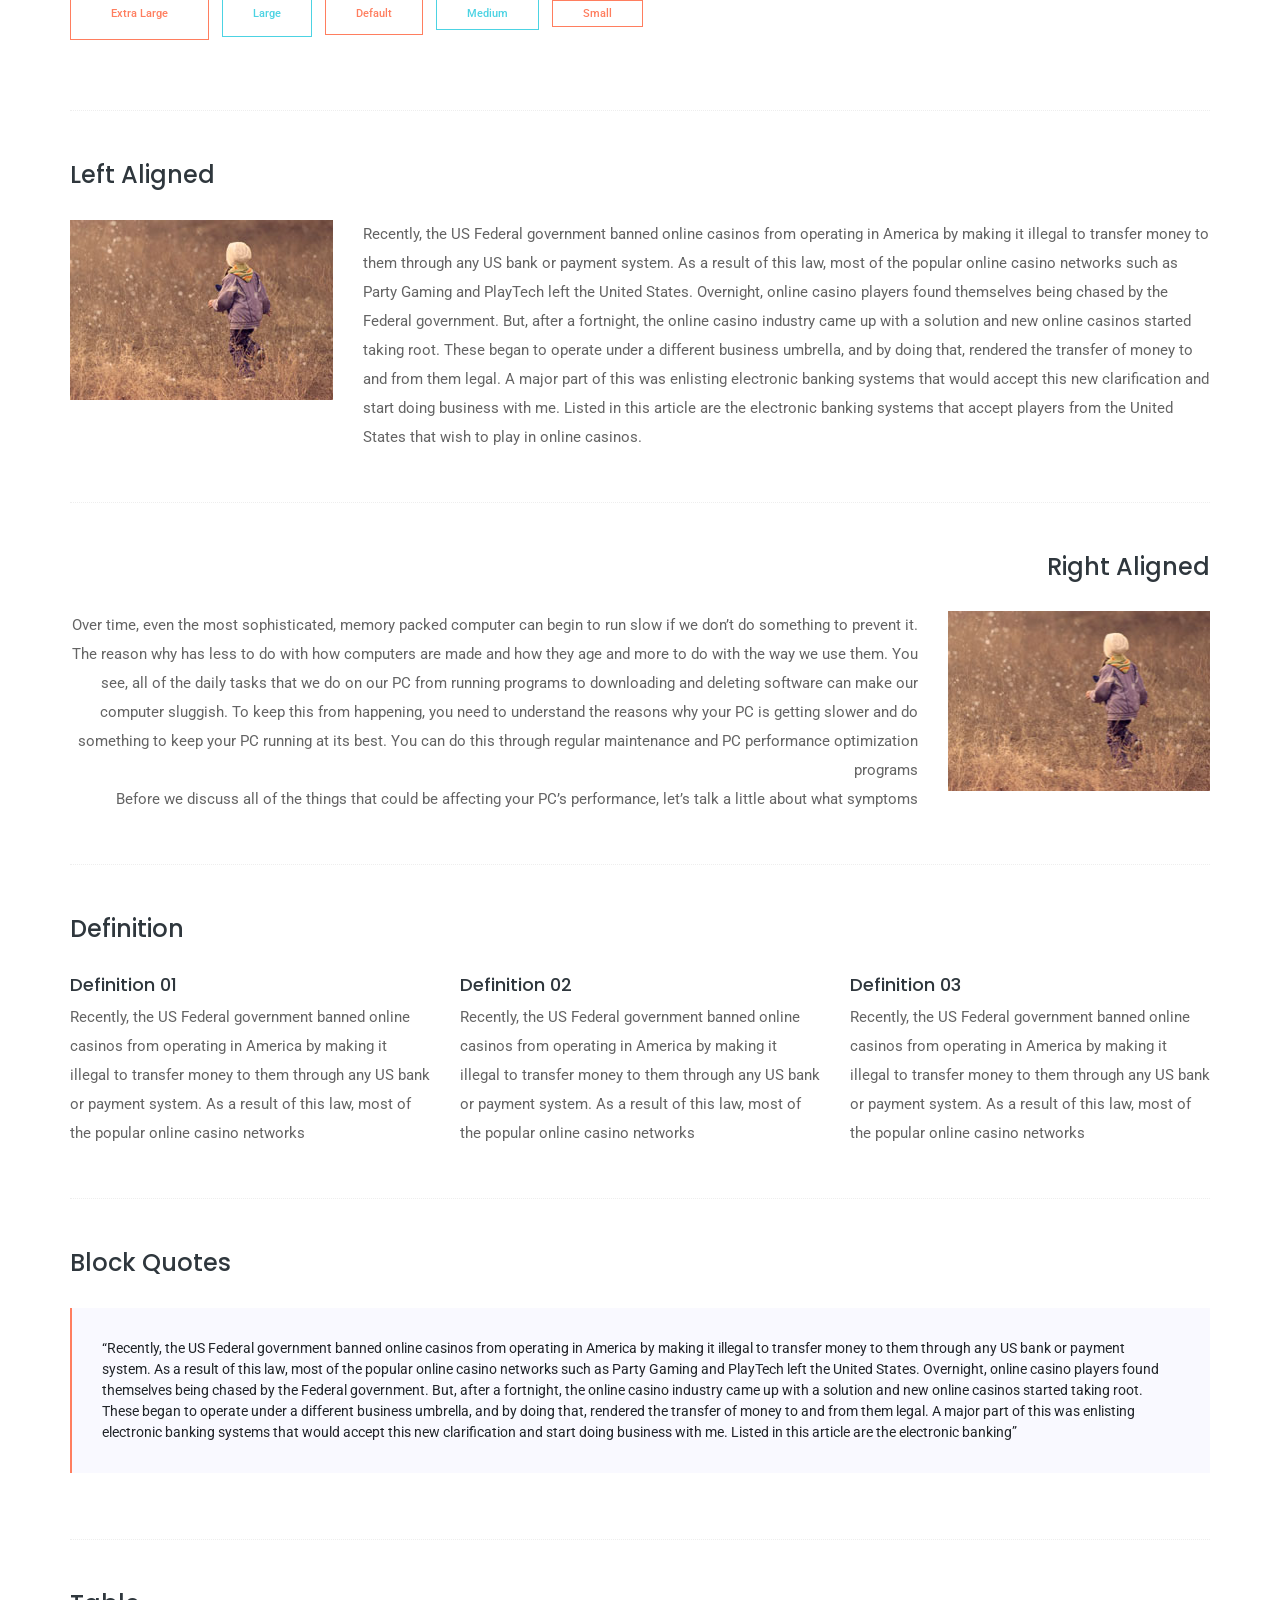
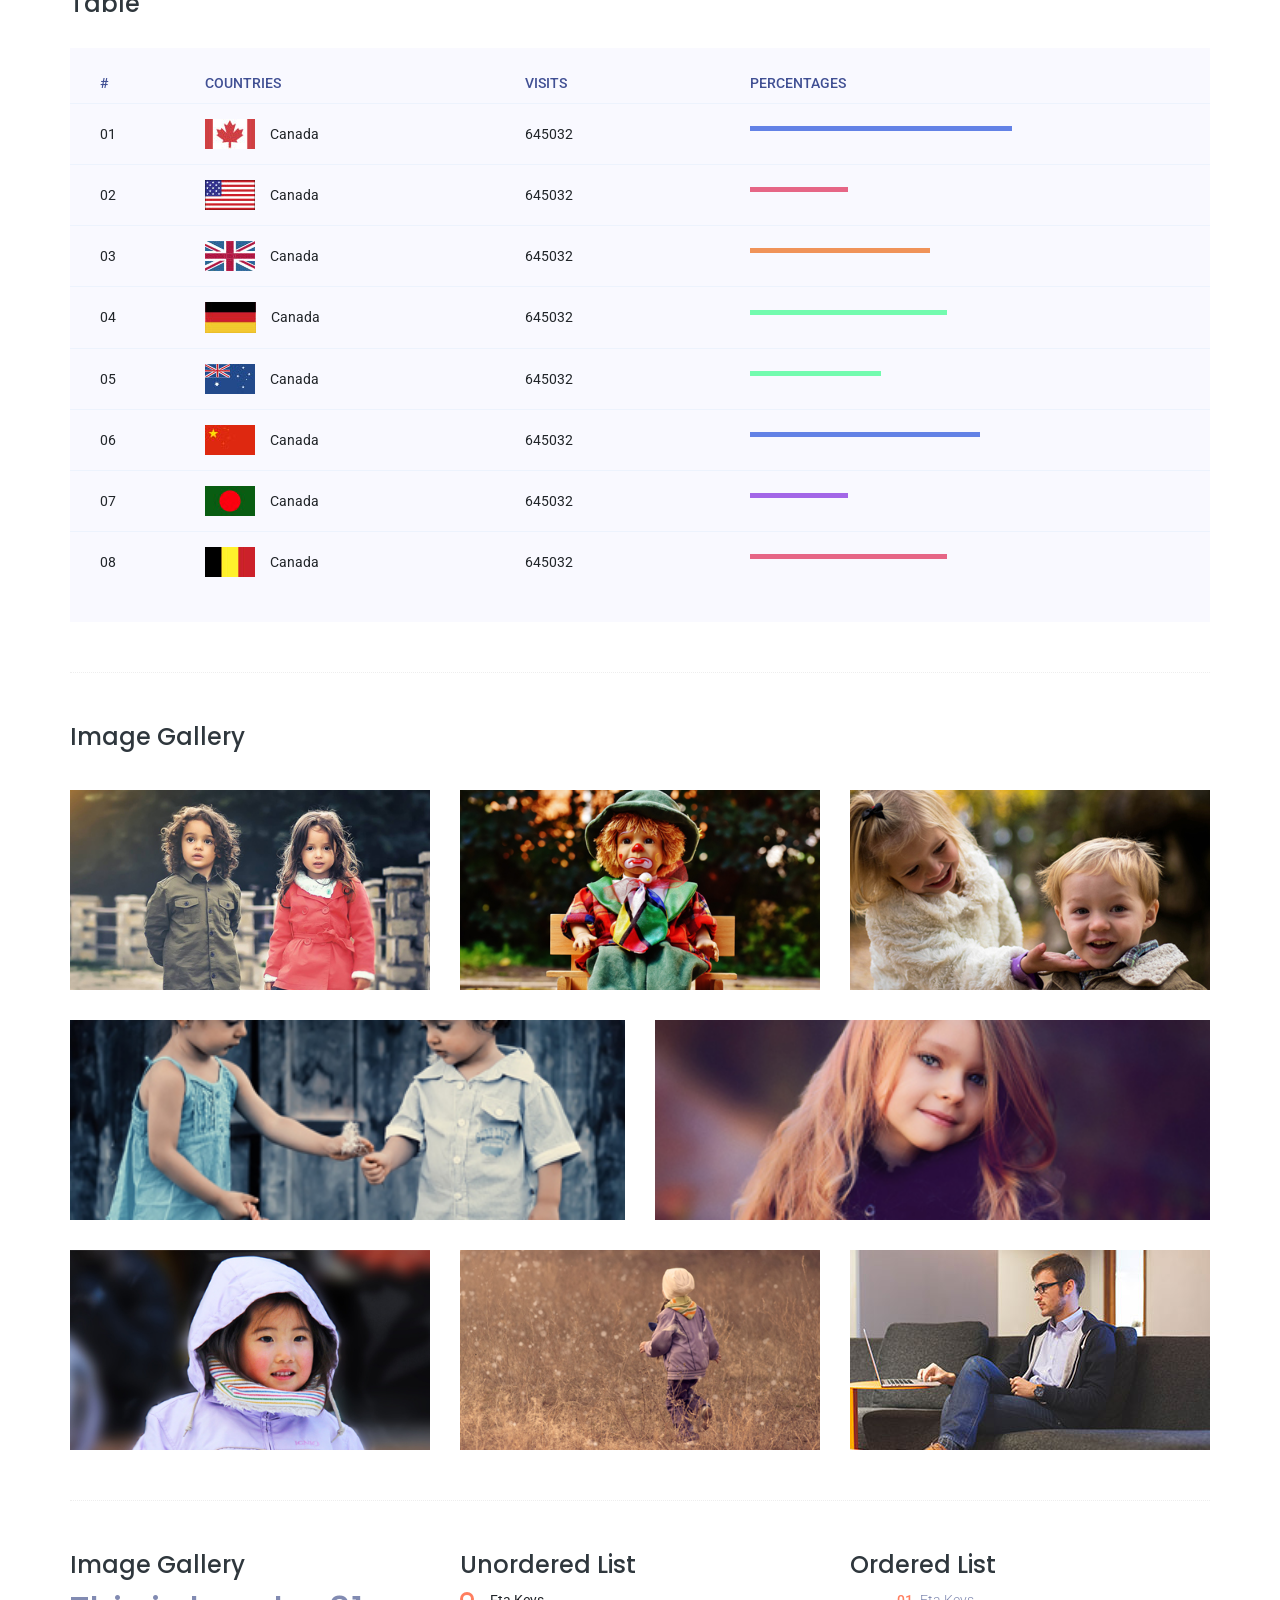
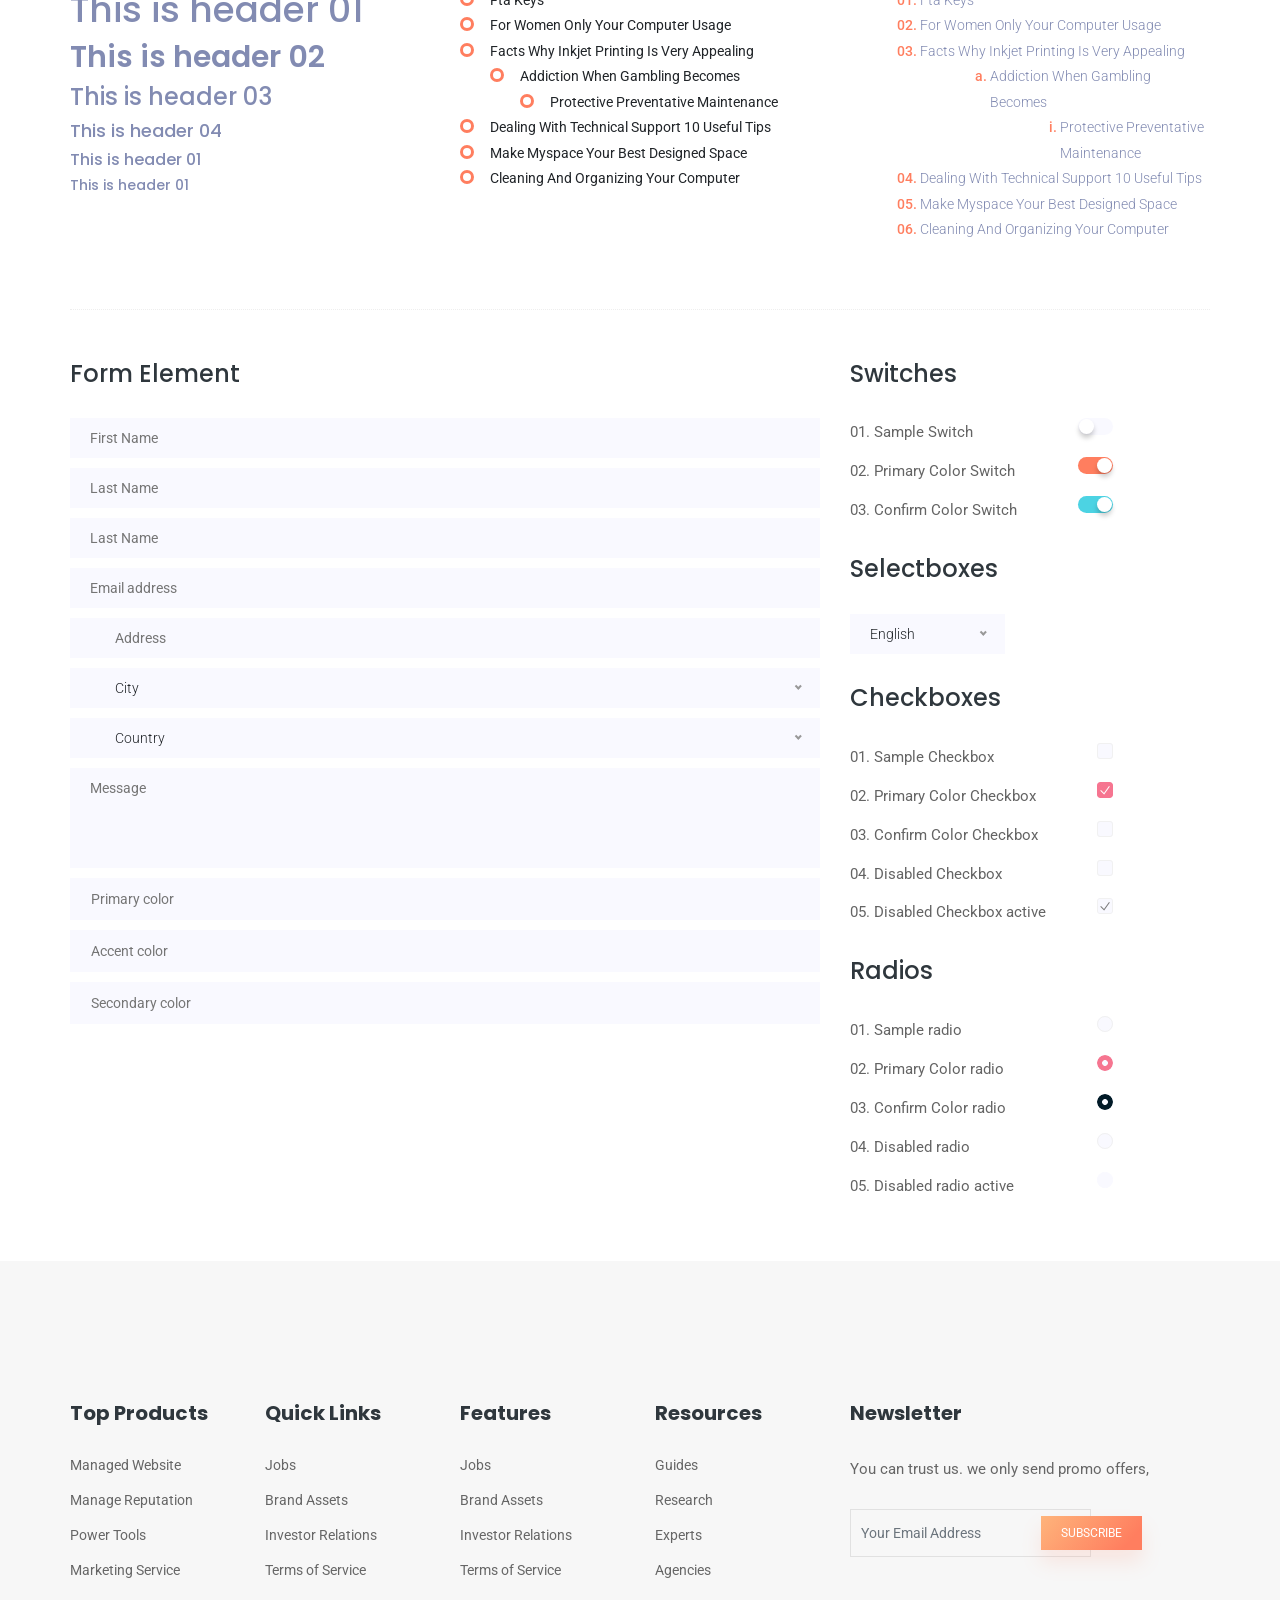
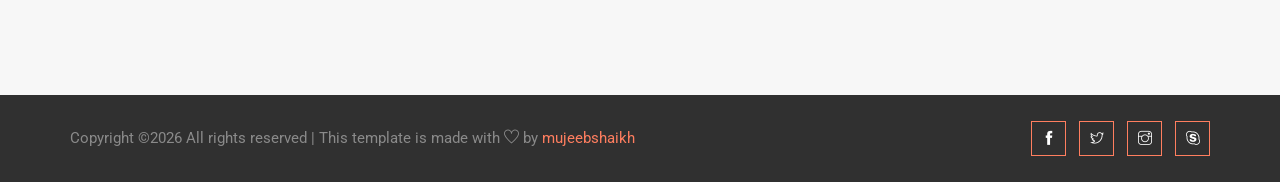
<file: websitedesigns/business1/elements.html>
<!doctype html>
<html lang="en">

<!-- Mirrored from bizcon/elements.html , 10 Oct 2020 06:21:19 GMT -->

<head>

<meta charset="utf-8">
<meta name="viewport" content="width=device-width, initial-scale=1, shrink-to-fit=no">
<title>Bizcon</title>
<link rel="icon" href="img/favicon.png">

<link rel="stylesheet" href="css/bootstrap.min.css">

<link rel="stylesheet" href="css/animate.css">

<link rel="stylesheet" href="css/owl.carousel.min.css">

<link rel="stylesheet" href="css/themify-icons.css">

<link rel="stylesheet" href="css/flaticon.css">

<link rel="stylesheet" href="css/magnific-popup.css">
<link rel="stylesheet" href="css/nice-select.css">

<link rel="stylesheet" href="css/slick.css">

<link rel="stylesheet" href="css/style.css">
</head>
<body>

<header class="main_menu">
<div class="container">
<div class="row align-items-center">
<div class="col-lg-12">
<nav class="navbar navbar-expand-lg navbar-light">
<a class="navbar-brand" href="index-2.html"> <img src="img/logo.png" alt="logo"> </a>
<button class="navbar-toggler" type="button" data-toggle="collapse" data-target="#navbarSupportedContent" aria-controls="navbarSupportedContent" aria-expanded="false" aria-label="Toggle navigation">
<span class="navbar-toggler-icon"></span>
</button>
<div class="collapse navbar-collapse main-menu-item justify-content-end" id="navbarSupportedContent">
<ul class="navbar-nav">
<li class="nav-item active">
<a class="nav-link" href="index-2.html">Home </a>
</li>
<li class="nav-item">
<a class="nav-link" href="about.html">About</a>
</li>
<li class="nav-item dropdown">
<a class="nav-link dropdown-toggle" href="blog.html" id="navbarDropdown" role="button" data-toggle="dropdown" aria-haspopup="true" aria-expanded="false">
Blog
</a>
<div class="dropdown-menu" aria-labelledby="navbarDropdown">
<a class="dropdown-item" href="blog.html">Blog</a>
<a class="dropdown-item" href="single-blog.html">Single blog</a>
</div>
</li>
<li class="nav-item dropdown">
<a class="nav-link dropdown-toggle" href="#" id="navbarDropdown" role="button" data-toggle="dropdown" aria-haspopup="true" aria-expanded="false">
Page
</a>
<div class="dropdown-menu" aria-labelledby="navbarDropdown">
<a class="dropdown-item" href="project.html">Project</a>
<a class="dropdown-item" href="project_details.html">Project Details</a>
<a class="dropdown-item" href="service.html">Services</a>
<a class="dropdown-item" href="elements.html">Elements</a>
</div>
</li>
<li class="nav-item active">
<a class="nav-link" href="contact.html">Contact</a>
</li>
</ul>
</div>
 </nav>
</div>
</div>
</div>
</header>


<section class="breadcrumb breadcrumb_bg">
<div class="container">
<div class="row">
<div class="col-lg-12">
<div class="breadcrumb_iner text-center">
<div class="breadcrumb_iner_item">
<h2>Elements</h2>
<p>Home<span>-</span>Elements</p>
</div>
</div>
</div>
</div>
</div>
</section>



<section class="sample-text-area">
<div class="container box_1170">
<h3 class="text-heading">Text Sample</h3>
<p class="sample-text">
Every avid independent filmmaker has <b>Bold</b> about making that <i>Italic</i> interest documentary, or short
film to show off their creative prowess. Many have great ideas and want to “wow” the<sup>Superscript</sup> scene,
or video renters with their big project. But once you have the<sub>Subscript</sub> “in the can” (no easy feat), how
do you move from a <del>Strike</del> through of master DVDs with the <u>“Underline”</u> marked hand-written title
inside a secondhand CD case, to a pile of cardboard boxes full of shiny new, retail-ready DVDs, with UPC barcodes
and polywrap sitting on your doorstep? You need to create eye-popping artwork and have your project replicated.
Using a reputable full service DVD Replication company like PacificDisc, Inc. to partner with is certainly a
helpful option to ensure a professional end result, but to help with your DVD replication project, here are 4 easy
steps to follow for good DVD replication results:
</p>
</div>
</section>


<section class="button-area">
<div class="container box_1170 border-top-generic">
<h3 class="text-heading">Sample Buttons</h3>
<div class="button-group-area">
<a href="#" class="genric-btn default">Default</a>
<a href="#" class="genric-btn primary">Primary</a>
<a href="#" class="genric-btn success">Success</a>
<a href="#" class="genric-btn info">Info</a>
<a href="#" class="genric-btn warning">Warning</a>
<a href="#" class="genric-btn danger">Danger</a>
<a href="#" class="genric-btn link">Link</a>
<a href="#" class="genric-btn disable">Disable</a>
</div>
<div class="button-group-area mt-10">
<a href="#" class="genric-btn default-border">Default</a>
<a href="#" class="genric-btn primary-border">Primary</a>
<a href="#" class="genric-btn success-border">Success</a>
<a href="#" class="genric-btn info-border">Info</a>
<a href="#" class="genric-btn warning-border">Warning</a>
<a href="#" class="genric-btn danger-border">Danger</a>
<a href="#" class="genric-btn link-border">Link</a>
<a href="#" class="genric-btn disable">Disable</a>
</div>
<div class="button-group-area mt-40">
<a href="#" class="genric-btn default radius">Default</a>
<a href="#" class="genric-btn primary radius">Primary</a>
<a href="#" class="genric-btn success radius">Success</a>
<a href="#" class="genric-btn info radius">Info</a>
<a href="#" class="genric-btn warning radius">Warning</a>
<a href="#" class="genric-btn danger radius">Danger</a>
<a href="#" class="genric-btn link radius">Link</a>
<a href="#" class="genric-btn disable radius">Disable</a>
</div>
<div class="button-group-area mt-10">
<a href="#" class="genric-btn default-border radius">Default</a>
<a href="#" class="genric-btn primary-border radius">Primary</a>
<a href="#" class="genric-btn success-border radius">Success</a>
<a href="#" class="genric-btn info-border radius">Info</a>
<a href="#" class="genric-btn warning-border radius">Warning</a>
<a href="#" class="genric-btn danger-border radius">Danger</a>
<a href="#" class="genric-btn link-border radius">Link</a>
<a href="#" class="genric-btn disable radius">Disable</a>
</div>
<div class="button-group-area mt-40">
<a href="#" class="genric-btn default circle">Default</a>
<a href="#" class="genric-btn primary circle">Primary</a>
<a href="#" class="genric-btn success circle">Success</a>
<a href="#" class="genric-btn info circle">Info</a>
<a href="#" class="genric-btn warning circle">Warning</a>
<a href="#" class="genric-btn danger circle">Danger</a>
<a href="#" class="genric-btn link circle">Link</a>
<a href="#" class="genric-btn disable circle">Disable</a>
</div>
<div class="button-group-area mt-10">
<a href="#" class="genric-btn default-border circle">Default</a>
<a href="#" class="genric-btn primary-border circle">Primary</a>
<a href="#" class="genric-btn success-border circle">Success</a>
<a href="#" class="genric-btn info-border circle">Info</a>
<a href="#" class="genric-btn warning-border circle">Warning</a>
<a href="#" class="genric-btn danger-border circle">Danger</a>
<a href="#" class="genric-btn link-border circle">Link</a>
<a href="#" class="genric-btn disable circle">Disable</a>
</div>
<div class="button-group-area mt-40">
<a href="#" class="genric-btn default circle arrow">Default<span class="lnr lnr-arrow-right"></span></a>
<a href="#" class="genric-btn primary circle arrow">Primary<span class="lnr lnr-arrow-right"></span></a>
<a href="#" class="genric-btn success circle arrow">Success<span class="lnr lnr-arrow-right"></span></a>
<a href="#" class="genric-btn info circle arrow">Info<span class="lnr lnr-arrow-right"></span></a>
<a href="#" class="genric-btn warning circle arrow">Warning<span class="lnr lnr-arrow-right"></span></a>
<a href="#" class="genric-btn danger circle arrow">Danger<span class="lnr lnr-arrow-right"></span></a>
</div>
<div class="button-group-area mt-10">
<a href="#" class="genric-btn default-border circle arrow">Default<span class="lnr lnr-arrow-right"></span></a>
<a href="#" class="genric-btn primary-border circle arrow">Primary<span class="lnr lnr-arrow-right"></span></a>
<a href="#" class="genric-btn success-border circle arrow">Success<span class="lnr lnr-arrow-right"></span></a>
<a href="#" class="genric-btn info-border circle arrow">Info<span class="lnr lnr-arrow-right"></span></a>
<a href="#" class="genric-btn warning-border circle arrow">Warning<span class="lnr lnr-arrow-right"></span></a>
<a href="#" class="genric-btn danger-border circle arrow">Danger<span class="lnr lnr-arrow-right"></span></a>
</div>
<div class="button-group-area mt-40">
<a href="#" class="genric-btn primary e-large">Extra Large</a>
<a href="#" class="genric-btn success large">Large</a>
<a href="#" class="genric-btn primary">Default</a>
<a href="#" class="genric-btn success medium">Medium</a>
<a href="#" class="genric-btn primary small">Small</a>
</div>
<div class="button-group-area mt-10">
<a href="#" class="genric-btn primary-border e-large">Extra Large</a>
<a href="#" class="genric-btn success-border large">Large</a>
<a href="#" class="genric-btn primary-border">Default</a>
<a href="#" class="genric-btn success-border medium">Medium</a>
<a href="#" class="genric-btn primary-border small">Small</a>
</div>
</div>
</section>


<div class="whole-wrap">
<div class="container box_1170">
<div class="section-top-border">
<h3 class="mb-30">Left Aligned</h3>
<div class="row">
<div class="col-md-3">
<img src="img/elements/d.jpg" alt="" class="img-fluid">
</div>
<div class="col-md-9 mt-sm-20">
<p>Recently, the US Federal government banned online casinos from operating in America by making it illegal to
transfer money to them through any US bank or payment system. As a result of this law, most of the popular
online casino networks such as Party Gaming and PlayTech left the United States. Overnight, online casino
players found themselves being chased by the Federal government. But, after a fortnight, the online casino
industry came up with a solution and new online casinos started taking root. These began to operate under a
different business umbrella, and by doing that, rendered the transfer of money to and from them legal. A major
part of this was enlisting electronic banking systems that would accept this new clarification and start doing
business with me. Listed in this article are the electronic banking systems that accept players from the United
States that wish to play in online casinos.</p>
</div>
</div>
</div>
<div class="section-top-border text-right">
<h3 class="mb-30">Right Aligned</h3>
<div class="row">
<div class="col-md-9">
<p class="text-right">Over time, even the most sophisticated, memory packed computer can begin to run slow if we
don’t do something to prevent it. The reason why has less to do with how computers are made and how they age and
more to do with the way we use them. You see, all of the daily tasks that we do on our PC from running programs
to downloading and deleting software can make our computer sluggish. To keep this from happening, you need to
understand the reasons why your PC is getting slower and do something to keep your PC running at its best. You
can do this through regular maintenance and PC performance optimization programs</p>
<p class="text-right">Before we discuss all of the things that could be affecting your PC’s performance, let’s
talk a little about what symptoms</p>
</div>
<div class="col-md-3">
<img src="img/elements/d.jpg" alt="" class="img-fluid">
</div>
</div>
</div>
<div class="section-top-border">
<h3 class="mb-30">Definition</h3>
<div class="row">
<div class="col-md-4">
<div class="single-defination">
<h4 class="mb-20">Definition 01</h4>
<p>Recently, the US Federal government banned online casinos from operating in America by making it illegal to
transfer money to them through any US bank or payment system. As a result of this law, most of the popular
online casino networks</p>
</div>
</div>
<div class="col-md-4">
<div class="single-defination">
<h4 class="mb-20">Definition 02</h4>
<p>Recently, the US Federal government banned online casinos from operating in America by making it illegal to
transfer money to them through any US bank or payment system. As a result of this law, most of the popular
online casino networks</p>
</div>
</div>
<div class="col-md-4">
<div class="single-defination">
<h4 class="mb-20">Definition 03</h4>
<p>Recently, the US Federal government banned online casinos from operating in America by making it illegal to
transfer money to them through any US bank or payment system. As a result of this law, most of the popular
online casino networks</p>
</div>
</div>
</div>
</div>
<div class="section-top-border">
<h3 class="mb-30">Block Quotes</h3>
<div class="row">
<div class="col-lg-12">
<blockquote class="generic-blockquote">
“Recently, the US Federal government banned online casinos from operating in America by making it illegal to
transfer money to them through any US bank or payment system. As a result of this law, most of the popular
online casino networks such as Party Gaming and PlayTech left the United States. Overnight, online casino
players found themselves being chased by the Federal government. But, after a fortnight, the online casino
industry came up with a solution and new online casinos started taking root. These began to operate under a
different business umbrella, and by doing that, rendered the transfer of money to and from them legal. A major
part of this was enlisting electronic banking systems that would accept this new clarification and start doing
business with me. Listed in this article are the electronic banking”
</blockquote>
</div>
</div>
</div>
<div class="section-top-border">
<h3 class="mb-30">Table</h3>
<div class="progress-table-wrap">
<div class="progress-table">
<div class="table-head">
<div class="serial">#</div>
<div class="country">Countries</div>
<div class="visit">Visits</div>
<div class="percentage">Percentages</div>
</div>
<div class="table-row">
<div class="serial">01</div>
<div class="country"> <img src="img/elements/f1.jpg" alt="flag">Canada</div>
<div class="visit">645032</div>
<div class="percentage">
<div class="progress">
<div class="progress-bar color-1" role="progressbar" style="width: 80%" aria-valuenow="80" aria-valuemin="0" aria-valuemax="100"></div>
</div>
</div>
</div>
<div class="table-row">
<div class="serial">02</div>
<div class="country"> <img src="img/elements/f2.jpg" alt="flag">Canada</div>
<div class="visit">645032</div>
<div class="percentage">
<div class="progress">
<div class="progress-bar color-2" role="progressbar" style="width: 30%" aria-valuenow="30" aria-valuemin="0" aria-valuemax="100"></div>
</div>
</div>
</div>
<div class="table-row">
<div class="serial">03</div>
<div class="country"> <img src="img/elements/f3.jpg" alt="flag">Canada</div>
<div class="visit">645032</div>
<div class="percentage">
<div class="progress">
<div class="progress-bar color-3" role="progressbar" style="width: 55%" aria-valuenow="55" aria-valuemin="0" aria-valuemax="100"></div>
</div>
</div>
</div>
<div class="table-row">
<div class="serial">04</div>
<div class="country"> <img src="img/elements/f4.jpg" alt="flag">Canada</div>
<div class="visit">645032</div>
<div class="percentage">
<div class="progress">
<div class="progress-bar color-4" role="progressbar" style="width: 60%" aria-valuenow="60" aria-valuemin="0" aria-valuemax="100"></div>
</div>
</div>
</div>
<div class="table-row">
<div class="serial">05</div>
<div class="country"> <img src="img/elements/f5.jpg" alt="flag">Canada</div>
<div class="visit">645032</div>
<div class="percentage">
<div class="progress">
<div class="progress-bar color-5" role="progressbar" style="width: 40%" aria-valuenow="40" aria-valuemin="0" aria-valuemax="100"></div>
</div>
</div>
</div>
<div class="table-row">
<div class="serial">06</div>
<div class="country"> <img src="img/elements/f6.jpg" alt="flag">Canada</div>
<div class="visit">645032</div>
<div class="percentage">
<div class="progress">
<div class="progress-bar color-6" role="progressbar" style="width: 70%" aria-valuenow="70" aria-valuemin="0" aria-valuemax="100"></div>
</div>
</div>
</div>
<div class="table-row">
<div class="serial">07</div>
<div class="country"> <img src="img/elements/f7.jpg" alt="flag">Canada</div>
<div class="visit">645032</div>
<div class="percentage">
<div class="progress">
<div class="progress-bar color-7" role="progressbar" style="width: 30%" aria-valuenow="30" aria-valuemin="0" aria-valuemax="100"></div>
</div>
</div>
</div>
<div class="table-row">
<div class="serial">08</div>
<div class="country"> <img src="img/elements/f8.jpg" alt="flag">Canada</div>
<div class="visit">645032</div>
<div class="percentage">
<div class="progress">
<div class="progress-bar color-8" role="progressbar" style="width: 60%" aria-valuenow="60" aria-valuemin="0" aria-valuemax="100"></div>
</div>
</div>
</div>
</div>
</div>
</div>
<div class="section-top-border">
<h3>Image Gallery</h3>
<div class="row gallery-item">
<div class="col-md-4">
<a href="img/elements/g1.jpg" class="img-pop-up">
<div class="single-gallery-image" style="background: url(img/elements/g1.jpg);"></div>
</a>
</div>
<div class="col-md-4">
<a href="img/elements/g2.jpg" class="img-pop-up">
<div class="single-gallery-image" style="background: url(img/elements/g2.jpg);"></div>
</a>
</div>
<div class="col-md-4">
<a href="img/elements/g3.jpg" class="img-pop-up">
<div class="single-gallery-image" style="background: url(img/elements/g3.jpg);"></div>
</a>
</div>
<div class="col-md-6">
<a href="img/elements/g4.jpg" class="img-pop-up">
<div class="single-gallery-image" style="background: url(img/elements/g4.jpg);"></div>
</a>
</div>
<div class="col-md-6">
<a href="img/elements/g5.jpg" class="img-pop-up">
<div class="single-gallery-image" style="background: url(img/elements/g5.jpg);"></div>
</a>
</div>
<div class="col-md-4">
<a href="img/elements/g6.jpg" class="img-pop-up">
<div class="single-gallery-image" style="background: url(img/elements/g6.jpg);"></div>
</a>
</div>
<div class="col-md-4">
<a href="img/elements/g7.jpg" class="img-pop-up">
<div class="single-gallery-image" style="background: url(img/elements/g7.jpg);"></div>
</a>
</div>
<div class="col-md-4">
<a href="img/elements/g8.jpg" class="img-pop-up">
<div class="single-gallery-image" style="background: url(img/elements/g8.jpg);"></div>
</a>
</div>
</div>
</div>
<div class="section-top-border">
<div class="row">
<div class="col-md-4">
<h3 class="mb-20">Image Gallery</h3>
<div class="typography">
<h1>This is header 01</h1>
<h2>This is header 02</h2>
<h3>This is header 03</h3>
<h4>This is header 04</h4>
<h5>This is header 01</h5>
<h6>This is header 01</h6>
</div>
</div>
<div class="col-md-4 mt-sm-30">
<h3 class="mb-20">Unordered List</h3>
<div class="">
<ul class="unordered-list">
<li>Fta Keys</li>
<li>For Women Only Your Computer Usage</li>
<li>Facts Why Inkjet Printing Is Very Appealing
<ul>
<li>Addiction When Gambling Becomes
<ul>
<li>Protective Preventative Maintenance</li>
</ul>
</li>
</ul>
</li>
<li>Dealing With Technical Support 10 Useful Tips</li>
<li>Make Myspace Your Best Designed Space</li>
<li>Cleaning And Organizing Your Computer</li>
</ul>
</div>
</div>
<div class="col-md-4 mt-sm-30">
<h3 class="mb-20">Ordered List</h3>
<div class="">
<ol class="ordered-list">
<li><span>Fta Keys</span></li>
<li><span>For Women Only Your Computer Usage</span></li>
<li><span>Facts Why Inkjet Printing Is Very Appealing</span>
<ol class="ordered-list-alpha">
<li><span>Addiction When Gambling Becomes</span>
<ol class="ordered-list-roman">
<li><span>Protective Preventative Maintenance</span></li>
</ol>
</li>
</ol>
</li>
<li><span>Dealing With Technical Support 10 Useful Tips</span></li>
<li><span>Make Myspace Your Best Designed Space</span></li>
<li><span>Cleaning And Organizing Your Computer</span></li>
</ol>
</div>
</div>
</div>
</div>
<div class="section-top-border">
<div class="row">
<div class="col-lg-8 col-md-8">
<h3 class="mb-30">Form Element</h3>
<form action="#">
<div class="mt-10">
<input type="text" name="first_name" placeholder="First Name" onfocus="this.placeholder = ''" onblur="this.placeholder = 'First Name'" required class="single-input">
</div>
<div class="mt-10">
<input type="text" name="last_name" placeholder="Last Name" onfocus="this.placeholder = ''" onblur="this.placeholder = 'Last Name'" required class="single-input">
</div>
<div class="mt-10">
<input type="text" name="last_name" placeholder="Last Name" onfocus="this.placeholder = ''" onblur="this.placeholder = 'Last Name'" required class="single-input">
</div>
<div class="mt-10">
<input type="email" name="EMAIL" placeholder="Email address" onfocus="this.placeholder = ''" onblur="this.placeholder = 'Email address'" required class="single-input">
</div>
<div class="input-group-icon mt-10">
<div class="icon"><i class="fa fa-thumb-tack" aria-hidden="true"></i></div>
<input type="text" name="address" placeholder="Address" onfocus="this.placeholder = ''" onblur="this.placeholder = 'Address'" required class="single-input">
</div>
<div class="input-group-icon mt-10">
<div class="icon"><i class="fa fa-plane" aria-hidden="true"></i></div>
<div class="form-select" id="default-select" ">
<select>
<option value=" 1">City</option>
<option value="1">Dhaka</option>
<option value="1">Dilli</option>
<option value="1">Newyork</option>
<option value="1">Islamabad</option>
</select>
</div>
</div>
<div class="input-group-icon mt-10">
<div class="icon"><i class="fa fa-globe" aria-hidden="true"></i></div>
<div class="form-select" id="default-select" ">
<select>
<option value=" 1">Country</option>
<option value="1">Bangladesh</option>
<option value="1">India</option>
<option value="1">England</option>
<option value="1">Srilanka</option>
</select>
</div>
</div>
<div class="mt-10">
<textarea class="single-textarea" placeholder="Message" onfocus="this.placeholder = ''" onblur="this.placeholder = 'Message'" required></textarea>
</div>


<div class="mt-10">
<input type="text" name="first_name" placeholder="Primary color" onfocus="this.placeholder = ''" onblur="this.placeholder = 'Primary color'" required class="single-input-primary">
</div>
<div class="mt-10">
<input type="text" name="first_name" placeholder="Accent color" onfocus="this.placeholder = ''" onblur="this.placeholder = 'Accent color'" required class="single-input-accent">
</div>
<div class="mt-10">
<input type="text" name="first_name" placeholder="Secondary color" onfocus="this.placeholder = ''" onblur="this.placeholder = 'Secondary color'" required class="single-input-secondary">
</div>
</form>
</div>
<div class="col-lg-3 col-md-4 mt-sm-30">
<div class="single-element-widget">
<h3 class="mb-30">Switches</h3>
<div class="switch-wrap d-flex justify-content-between">
<p>01. Sample Switch</p>
<div class="primary-switch">
<input type="checkbox" id="default-switch">
<label for="default-switch"></label>
</div>
</div>
<div class="switch-wrap d-flex justify-content-between">
<p>02. Primary Color Switch</p>
<div class="primary-switch">
<input type="checkbox" id="primary-switch" checked>
<label for="primary-switch"></label>
</div>
</div>
<div class="switch-wrap d-flex justify-content-between">
<p>03. Confirm Color Switch</p>
<div class="confirm-switch">
<input type="checkbox" id="confirm-switch" checked>
<label for="confirm-switch"></label>
</div>
</div>
</div>
<div class="single-element-widget mt-30">
<h3 class="mb-30">Selectboxes</h3>
<div class="default-select" id="default-select" ">
<select>
<option value=" 1">English</option>
<option value="1">Spanish</option>
<option value="1">Arabic</option>
<option value="1">Portuguise</option>
<option value="1">Bengali</option>
</select>
</div>
</div>
<div class="single-element-widget mt-30">
<h3 class="mb-30">Checkboxes</h3>
<div class="switch-wrap d-flex justify-content-between">
<p>01. Sample Checkbox</p>
<div class="primary-checkbox">
<input type="checkbox" id="default-checkbox">
<label for="default-checkbox"></label>
</div>
</div>
<div class="switch-wrap d-flex justify-content-between">
<p>02. Primary Color Checkbox</p>
<div class="primary-checkbox">
<input type="checkbox" id="primary-checkbox" checked>
<label for="primary-checkbox"></label>
</div>
</div>
<div class="switch-wrap d-flex justify-content-between">
<p>03. Confirm Color Checkbox</p>
<div class="confirm-checkbox">
<input type="checkbox" id="confirm-checkbox">
<label for="confirm-checkbox"></label>
</div>
</div>
<div class="switch-wrap d-flex justify-content-between">
<p>04. Disabled Checkbox</p>
<div class="disabled-checkbox">
<input type="checkbox" id="disabled-checkbox" disabled>
<label for="disabled-checkbox"></label>
</div>
</div>
<div class="switch-wrap d-flex justify-content-between">
<p>05. Disabled Checkbox active</p>
<div class="disabled-checkbox">
<input type="checkbox" id="disabled-checkbox-active" checked disabled>
<label for="disabled-checkbox-active"></label>
</div>
</div>
</div>
<div class="single-element-widget mt-30">
<h3 class="mb-30">Radios</h3>
<div class="switch-wrap d-flex justify-content-between">
<p>01. Sample radio</p>
<div class="primary-radio">
<input type="checkbox" id="default-radio">
<label for="default-radio"></label>
</div>
</div>
<div class="switch-wrap d-flex justify-content-between">
<p>02. Primary Color radio</p>
<div class="primary-radio">
<input type="checkbox" id="primary-radio" checked>
<label for="primary-radio"></label>
</div>
</div>
<div class="switch-wrap d-flex justify-content-between">
<p>03. Confirm Color radio</p>
<div class="confirm-radio">
<input type="checkbox" id="confirm-radio" checked>
<label for="confirm-radio"></label>
</div>
</div>
<div class="switch-wrap d-flex justify-content-between">
<p>04. Disabled radio</p>
<div class="disabled-radio">
<input type="checkbox" id="disabled-radio" disabled>
<label for="disabled-radio"></label>
</div>
</div>
<div class="switch-wrap d-flex justify-content-between">
<p>05. Disabled radio active</p>
<div class="disabled-radio">
<input type="checkbox" id="disabled-radio-active" checked disabled>
<label for="disabled-radio-active"></label>
</div>
</div>
</div>
</div>
</div>
</div>
</div>
</div>


<section class="footer-area section_padding">
<div class="container">
<div class="row">
<div class="col-xl-2 col-sm-4 mb-4 mb-xl-0 single-footer-widget">
<h4>Top Products</h4>
<ul>
<li><a href="#">Managed Website</a></li>
<li><a href="#">Manage Reputation</a></li>
<li><a href="#">Power Tools</a></li>
<li><a href="#">Marketing Service</a></li>
</ul>
</div>
<div class="col-xl-2 col-sm-4 mb-4 mb-xl-0 single-footer-widget">
<h4>Quick Links</h4>
<ul>
<li><a href="#">Jobs</a></li>
<li><a href="#">Brand Assets</a></li>
<li><a href="#">Investor Relations</a></li>
<li><a href="#">Terms of Service</a></li>
</ul>
</div>
<div class="col-xl-2 col-sm-4 mb-4 mb-xl-0 single-footer-widget">
<h4>Features</h4>
<ul>
<li><a href="#">Jobs</a></li>
<li><a href="#">Brand Assets</a></li>
<li><a href="#">Investor Relations</a></li>
<li><a href="#">Terms of Service</a></li>
</ul>
</div>
<div class="col-xl-2 col-sm-4 mb-4 mb-xl-0 single-footer-widget">
<h4>Resources</h4>
<ul>
<li><a href="#">Guides</a></li>
<li><a href="#">Research</a></li>
<li><a href="#">Experts</a></li>
<li><a href="#">Agencies</a></li>
</ul>
</div>
<div class="col-xl-4 col-sm-8 col-md-8 mb-4 mb-xl-0 single-footer-widget">
<h4>Newsletter</h4>
<p>You can trust us. we only send promo offers,</p>
<div class="form-wrap" id="mc_embed_signup">
<form target="_blank" action="https://spondonit.us12.list-manage.com/subscribe/post?u=1462626880ade1ac87bd9c93a&amp;id=92a4423d01" method="get" class="form-inline">
<input class="form-control" name="EMAIL" placeholder="Your Email Address" onfocus="this.placeholder = ''" onblur="this.placeholder = 'Your Email Address '" required="" type="email">
<button class="click-btn btn btn-default text-uppercase btn_2">subscribe</button>
<div style="position: absolute; left: -5000px;">
<input name="b_36c4fd991d266f23781ded980_aefe40901a" tabindex="-1" value="" type="text">
</div>
<div class="info"></div>
</form>
</div>
</div>
</div>
</div>
</section>
<footer class="copyright_part">
<div class="container">
<div class="row align-items-center">
<p class="footer-text m-0 col-lg-8 col-md-12">
Copyright &copy;<script>document.write(new Date().getFullYear());</script> All rights reserved | This template is made with <i class="ti-heart" aria-hidden="true"></i> by <a href="https://mujeebshaikh.com/" target="_blank">mujeebshaikh</a>
</p>
<div class="col-lg-4 col-md-12 text-center text-lg-right footer-social">
<a href="#"><i class="ti-facebook"></i></a>
<a href="#"> <i class="ti-twitter"></i> </a>
<a href="#"><i class="ti-instagram"></i></a>
<a href="#"><i class="ti-skype"></i></a>
</div>
</div>
</div>
</footer>



<script src="js/jquery-1.12.1.min.js"></script>

<script src="js/popper.min.js"></script>

<script src="js/bootstrap.min.js"></script>

<script src="js/jquery.magnific-popup.js"></script>

<script src="js/swiper.min.js"></script>

<script src="js/masonry.pkgd.js"></script>
<script src="js/jquery.nice-select.min.js"></script>

<script src="js/owl.carousel.min.js"></script>

<script src="js/slick.min.js"></script>

<script src="js/custom.js"></script>

<script async src="https://www.googletagmanager.com/gtag/js?id=UA-23581568-13"></script>
<script>
  window.dataLayer = window.dataLayer || [];
  function gtag(){dataLayer.push(arguments);}
  gtag('js', new Date());

  gtag('config', 'UA-23581568-13');
</script>
</body>

<!-- Mirrored from bizcon/elements.html , 10 Oct 2020 06:21:38 GMT -->
</html>
</file>
<file: assets/style/style.css>
html, body {
    scroll-behavior: smooth;
}
body {
    margin: 0;
    background-color: #251713;
    color: #f9f9f9;
    font-family: 'Roboto Condensed', sans-serif;
    position: relative;
    cursor: none;
    overflow-x: hidden;
}
::-moz-selection { /* Code for Firefox */
    color: #f9f9f9;
    background: #ffc300;
}
::selection {
    color: #f9f9f9;
    background: #ffc300;
}
  /* width */
::-webkit-scrollbar {
  width: 17px;
}
/* Track */
::-webkit-scrollbar-track {
  background: #ffc300;
  box-shadow: inset 0 0 1px 5px #251713;
}
/* Handle */
::-webkit-scrollbar-thumb {
  background: #E64D00; 
  border-radius: 10px;
  border: 2px solid #251713;
  box-shadow: 0 0 10px 1px rgba(0,0,0,0.75);
}
/* Handle on hover */
::-webkit-scrollbar-thumb:hover, ::-webkit-scrollbar-thumb:active {
  background: #E63D00; 
}
.logoImg {
    width: 46px;
    margin: -7px -5px 0 -6px;
}
a, .btn:not(:disabled):not(.disabled), input, label {
    cursor: none;
}
.cur-follo {
    border: 1px solid rgba(255,255,255,0.45);
    border-radius: 50%;
    width: 1px;
    height: 1px;
    padding: 12px;
    position: absolute;
    transform: translate(-50%, -50%);
    -ms-transform: translate(-50%, -50%);
    -moz-transform: translate(-50%, -50%);
    -webkit-transform: translate(-50%, -50%);
    pointer-events: none;
    background-color: rgba(0,0,0,0.3);
    z-index: 10;
    background-image: url("data:image/svg+xml,%3Csvg xmlns='http://www.w3.org/2000/svg'%3E%3Ccircle r='3' cx='12' cy='12' fill='white'/%3E%3C/svg%3E");
    display: none;
    mix-blend-mode: difference;
}
.outer-cir {
    background-image: url(../images/aim.png);
    background-size: contain;
    border-radius: 50%;
    width: 1px;
    height: 1px;
    padding: 26px;
    transform: translate(-50%, -50%);
    -ms-transform: translate(-50%, -50%);
    -moz-transform: translate(-50%, -50%);
    -webkit-transform: translate(-50%, -50%);
    -webkit-animation: 1s pan ease-out infinite;
    -moz-animation: 1s pan ease-out infinite;
    -ms-animation: 1s pan ease-out infinite;
    -o-animation: 1s pan ease-out infinite;
    animation: 1s pan ease-out infinite;
    display: none;
}
@keyframes pan { from, to { padding: 23px; } 50% { padding: 26px; }}
@-moz-keyframes pan { from, to { padding: 23px; } 50% { padding: 26px; }}
@-webkit-keyframes pan { from, to { padding: 23px; } 50% { padding: 26px; }}
@-ms-keyframes pan { from, to { padding: 23px; } 50% { padding: 26px; }}
@-o-keyframes pan { from, to { padding: 23px; } 50% { padding: 26px; }}
section {
    box-shadow: inset 0px -60px 60px -60px #110e0e;
}
.emp-font {
    font-family: 'Oleo Script', cursive;
}
.code-font {
    font-family: 'Roboto Mono', monospace;
}
.theme-white, .theme-white:hover {
    color: #f9f9f9;
}
.theme-color, .theme-color:hover {
    color: #E63D00;
}
.theme-bg-color {
    background-color: #E63D00;
}
hr.timeline {
    position: absolute;
    top: 30vh;
    left: 20vw;
    transform: rotate(90deg);
    -ms-transform: rotate(90deg);
    -moz-transform: rotate(90deg);
    -webkit-transform: rotate(90deg);
    transform-origin: 0%;
    -ms-transform-origin: 0%;
    -moz-transform-origin: 0%;
    -webkit-transform-origin: 0%;
    box-shadow: 0 0 4px 0px #e6cb003b;
    z-index: 0;
}
header {
    position: fixed;
    width: 100%;
    z-index: 9;
    transform: translateY(0px);
    -moz-transform: translateY(0px);
    -ms-transform: translateY(0px);
    -webkit-transform: translateY(0px);
    transition: transform 0.3s ease-out;
}
header.headerHide {
    transform: translateY(-56px);
    -moz-transform: translateY(-56px);
    -ms-transform: translateY(-56px);
    -webkit-transform: translateY(-56px);
    transition: transform 0.5s ease-out;
}
a, a:hover {
    text-decoration: none;
}
.logo-holder {
    font-size: 40px;
    font-weight: bold;
    line-height: 40px;
    letter-spacing: 3px;
}
.navi-bar {
    padding: 8px 30px;
    display: flex;
    justify-content: space-between;
    align-items: center;
    background-image: linear-gradient(180deg, #100e17, transparent);
}
.navi-links {
    font-size: 22px;
    font-weight: bold;
}
.navi-links>ul>li.active a, .navi-links>ul>li.active a:hover {
    color: #fff;
}
.navi-links>ul>li>a {
    color: rgba(255, 255, 255, 0.5);
    transition: color 100ms linear;
    -webkit-transition: color 100ms linear;
}
.navi-links>ul>li>a:hover {
    color: rgba(255, 255, 255, 0.75);
}
.navi-links>ul>li>a.active:hover {
    color: #fff;
}
.navi-links span {
    color: #494949;
}
.navi-links ul li {
    padding-left: 15px;
}
section#start {
    height: 100vh;
    background-image: url(../images/a5d79c8.jpg);
    background-position: 50%;
    background-size: cover;
    background-repeat: no-repeat;
}
section#start>.sec-body {
    padding: 30vh 0 0 20vw;
}
h4.sec-title {
    color: #7c726e;
    font-size: 18px;
    font-weight: 100;
    padding: 10px 0 0 25px;
    margin: 0;
    position: relative;
}
h4.sec-title::before {
    content: '';
    width: 9px;
    height: 9px;
    background-color: #4a2112;
    border: 2px solid #E63D00;
    border-radius: 50%;
    display: inline-block;
    position: absolute;
    left: -4px;
    bottom: 7px;
    z-index: 1;
}
.side-text {
    color: #9f928e;
}
.intro h1 {
    font-weight: 600;
    font-size: 49px;
    line-height: 1.4;
}
.intro {
    padding: 20px 0px 0 25px;
}
.intro .emp-font {
    font-weight: 100;
    font-style: italic;
    font-size: larger;
}
.intro .side-text {
    font-size: 25px;
}
.scroll-cmd {
    font-size: 14px;
    transform-origin: 0%;
    -ms-transform-origin: 0%;
    -moz-transform-origin: 0%;
    -webkit-transform-origin: 0%;
    transform: rotate(-90deg) scale(1.0);
    -ms-transform: rotate(-90deg) scale(1.0);
    -moz-transform: rotate(-90deg) scale(1.0);
    -webkit-transform: rotate(-90deg) scale(1.0);
    display: inline-block;
    position: relative;
    top: 16vh;
    transition: transform 200ms ease-in-out;
    -webkit-transition: transform 200ms ease;
}
.scroll-cmd:hover {
    transform: rotate(-90deg) scale(1.1);
    -ms-transform: rotate(-90deg) scale(1.1);
    -moz-transform: rotate(-90deg) scale(1.1);
    -webkit-transform: rotate(-90deg) scale(1.1);
}
.scroll-cmd img {
    filter: contrast(0);
    -webkit-filter: contrast(0);
    transform: rotate(90deg);
    -ms-transform: rotate(90deg);
    -moz-transform: rotate(90deg);
    -webkit-transform: rotate(90deg);
    width: 30px;
    margin-left: 15px;
}
section#work {
    padding-top: 25px;
    padding-bottom: 25px;
}
section#work .sec-title, section#about .sec-title, section#contact .sec-title {
    left: 20vw;
    display: inline-block;
}
section#about {
    padding-top: 25px;
    background-color: #291d19;
}
section#contact {
    background-color: #1b1311;
    height: 100vh;
    padding-top: 32px;
    box-shadow: none;
}
.abt-data .row {
    margin: 0;
}
.abt-data .row:hover {
    background-color: #362b26;
}
.anim-cursor {
    border-right: 1.5px solid #f9f9f9;
    -webkit-animation: 1s blink step-end infinite;
    -moz-animation: 1s blink step-end infinite;
    -ms-animation: 1s blink step-end infinite;
    -o-animation: 1s blink step-end infinite;
    animation: 1s blink step-end infinite;
}
  
@keyframes blink {from, to {    border-color: transparent;}50% {    border-color: #f9f9f9;}}
@-moz-keyframes blink {from, to {    border-color: transparent;}50% {    border-color: #f9f9f9;}}
@-webkit-keyframes blink {from, to {    border-color: transparent;}50% {    border-color: #f9f9f9;}}
@-ms-keyframes blink {from, to {    border-color: transparent;}50% {    border-color: #f9f9f9;}}
@-o-keyframes blink {from, to {    border-color: transparent;}50% {    border-color: #f9f9f9;}}
.syntax-theme   { color : #ae6fff; }
.line-no>span   { color : #503b34; }
.syntax-comment { color : #6d625f; }
.syntax-yellow  { color : #eeff31; }
.syntax-red     { color : #e3244c; }
.syntax-green1  { color : #24e394; }
.syntax-green2  { color : #24e33a; }
.syntax-dot     { color : #543d36; }
.abt-data {
    margin-top: 25px;
    margin-left: -35px;
}
.abt-data .row {
    padding-left: 20vw;
    flex-wrap: nowrap;
}
.line-no {
    padding-right: 15px;
}
.abt-line {
    padding-left: 25px;
}
.cont-wrapper {
    height: calc(100vh - 65px);
    display: flex;
    flex-direction: column;
    justify-content: space-between;
    padding-left: 20vw;
}
.cont-data {
    padding-left: 25px;
    margin-top: 20vh;
}
.copyR p {
    margin: 6px 25px;
    font-size: 13px;
    color: #888;
}
.copyR .big {
    font-size: larger;
}
.social-links .row {
    margin: 0;
}
.social-links a {
    width: 260px;
    font-size: 18px;
    line-height: 36px;
}
.social-links a > i {
    width: 30px;
    font-size: 20px;
}
.contact-btn button {
    background-image: radial-gradient(ellipse at bottom, #e68900, #e63d00);
    color: #f9f9f9;
    font-size: 18px;
    padding: 10px 30px;
    border: none;
    border-radius: 30px;
    box-shadow: 0px 8px 10px 1px #e66b002e;
    transform: scale(1);
    -ms-transform: scale(1);
    -moz-transform: scale(1);
    -webkit-transform: scale(1);
    background-position: 0px;
    transition: transform 0.3s ease, background-position 1.5s ease-in-out, box-shadow 1.5s ease-in-out;
    -o-transition: transform 0.3s ease, background-position 1.5s ease-in-out, box-shadow 1.5s ease-in-out;
    -moz-transition: transform 0.3s ease, background-position 1.5s ease-in-out, box-shadow 1.5s ease-in-out;
    -webkit-transition: transform 0.3s ease, background-position 1.5s ease-in-out, box-shadow 1.5s ease-in-out;
}
.contact-btn button:hover {
    background-position: 200px;
    box-shadow: 0px 20px 40px 0px #e66b0073;
    transform: scale(1.1);
    -ms-transform: scale(1.1);
    -moz-transform: scale(1.1);
    -webkit-transform: scale(1.1);
    transition: transform 0.3s ease, background-position 1.5s ease-in-out, box-shadow 1.5s ease-in-out;
    -o-transition: transform 0.3s ease, background-position 1.5s ease-in-out, box-shadow 1.5s ease-in-out;
    -moz-transition: transform 0.3s ease, background-position 1.5s ease-in-out, box-shadow 1.5s ease-in-out;
    -webkit-transition: transform 0.3s ease, background-position 1.5s ease-in-out, box-shadow 1.5s ease-in-out;
    cursor: none;
}
.contact-btn button:focus {
    outline: none;
}
.cont-data .contact-btn {
    margin-top: 50px;
}
.card {
    z-index: 1;
    margin-top: 20px;
}
.contact-steps-wrapper {
    display: none;
}
.steps-head {
    display: flex;
    justify-content: center;
}
.steps-head>h2 {
    font-weight: 700;
    display: inline-block;
    padding: 0px 8px 22px;
    margin: 0;
    border-bottom: 1px solid rgba(255,255,255,0.5);
}
.contact-steps-body, #indulgeModal {
    position: fixed;
    top: 0;
    right: 0;
    bottom: 0;
    left: 0;
    background: #1b1311;
    z-index: 9;
    display: flex;
    justify-content: center;
    align-items: center;
}
.contact-steps input {
    background: transparent;
    border: none;
    border-bottom: 2px solid;
    border-color: #fff;
    color: #fff;
    transition: border-color 0.3s ease;
    -o-transition: border-color 0.3s ease;
    -moz-transition: border-color 0.3s ease;
    -webkit-transition: border-color 0.3s ease;
}
.contact-steps input:focus, .contact-steps input.hasVal {
    outline: none;
    border-color: #E64D00;
    transition: border-color 0.3s ease;
    -o-transition: border-color 0.3s ease;
    -moz-transition: border-color 0.3s ease;
    -webkit-transition: border-color 0.3s ease;
}
.contact-steps {
    display: inline-block;
    font-size: 24px;
    padding: 16px;
    margin: 32px 0 50px;
    display: none;
    text-align: center;
}
.contact-steps:last-child {
    line-height: 40px;
}
.contact-steps label {
    position: absolute;
    color: rgba(255,255,255,0.25);
    top: -4px;
    left: 4px;
    margin: 0;
    transition: all 0.3s ease;
    -o-transition: all 0.3s ease;
    -moz-transition: all 0.3s ease;
    -webkit-transition: all 0.3s ease;
}
.contact-steps input:focus + label, .contact-steps input.hasVal + label {
    font-size: 18px;
    top: -20px;
    color: rgba(255,255,255,0.2);
    transition: all 0.3s ease;
    -o-transition: all 0.3s ease;
    -moz-transition: all 0.3s ease;
    -webkit-transition: all 0.3s ease;
}
.contact-steps div.d-inline {
    position: relative;
}
i#closeForm, i#closeVid {
    position: absolute;
    top: 10px;
    right: 15px;
    font-size: 35px;
    color: rgba(255,255,255,0.5);
}
form#contForm {
    display: flex;
    flex-wrap: wrap;
    justify-content: center;
}
.steps-nav {
    display: flex;
    justify-content: center;
}
span.step {
    padding: 11px 28px 11px 0;
    color: rgba(255,255,255,0.5);
    font-weight: 100;
}
input#nameInput {
    width: 200px;
}
h1.bigWeb {
    font-size: 270px;
    font-weight: bold;
    margin: 0;
    position: absolute;
    right: 0;
    line-height: 250px;
}
h1.bigProj {
    font-size: 170px;
    font-weight: bold;
    margin: 0;
    text-align: center;
    position: absolute;
    line-height: 250px;
}
section#work h1 {
    color: rgba(255,255,255,0.1);
    pointer-events: none;
}
.work-gallery h2 {
    font-weight: bold;
    color: rgba(255,255,255,0.35);
    margin-left: 24px;
    margin-top: 10px;
    padding-left: 20vw
}
.wkCard, .pjCard {
    transform-style: preserve-3d;
    transform: perspective(1000px);
    transition: transform 0.1s;
    box-shadow:
    0 2.8px 2.2px rgba(0, 0, 0, 0.034),
    0 6.7px 5.3px rgba(0, 0, 0, 0.048),
    0 12.5px 10px rgba(0, 0, 0, 0.06),
    0 22.3px 17.9px rgba(0, 0, 0, 0.072),
    0 41.8px 33.4px rgba(0, 0, 0, 0.086),
    0 100px 80px rgba(0, 0, 0, 0.12);
    z-index: 1;
    position: relative;
}
.wkCard:hover, .pjCard:hover {
    box-shadow: 0 4px 20px 6px rgba(0,0,0,0.5);
}
span.arr {
    transform: translateX(0);
    display: inline-block;
    transition: transform 0.3s;
}
.wkCard:hover span.arr, .pjCard:hover span.arr {
    transform: translateX(150%);
}
.wkCard.portrait, .pjCard.portrait  {
    height: 300px;
    width: 215px;
}
.wkCard.landscape, .pjCard.landscape {
    height: 230px;
    width: 400px;
}
.wkCard .serial, .pjCard .serial {
    color: rgba(255,255,255,0.35);
    font-size: 14px;
    padding: 10px 0 14px;
}
/*fallback*/
.website-container .wkCard-wrapper .wkCard:nth-child(1) {background-image: url(../images/ashu.jpg);}
.website-container .wkCard-wrapper .wkCard:nth-child(2) {background-image: url(../images/future.JPG);}
.website-container .wkCard-wrapper .wkCard:nth-child(3) {background-image: url(../images/zm.jpg);}
.website-container .wkCard-wrapper .wkCard:nth-child(4) {background-image: url(../images/dhi.jpg);}
.website-container .wkCard-wrapper .wkCard:nth-child(5) {background-image: url(../images/drkshitijShah.jpg);}
.website-container .wkCard-wrapper .wkCard:nth-child(6) {background-image: url(../images/navkarHill.jpg);}
.website-container .wkCard-wrapper .wkCard:nth-child(7) {background-image: url(../images/kycEvents.jpg);}

.proj-container .pjCard-wrapper .pjCard:nth-child(1) {background-image: url(../images/induge.jpg);}
.proj-container .pjCard-wrapper .pjCard:nth-child(2) {background-image: url(../images/eResume.jpg);}

.website-container .wkCard-wrapper .wkCard:nth-child(1) {background-image: linear-gradient(60deg, rgba(0,0,0,0.75) 0% , rgba(0,0,0,0.35) 19%  , transparent 90% ), url(../images/ashu.jpg);}
.website-container .wkCard-wrapper .wkCard:nth-child(2) {background-image: linear-gradient(60deg, rgba(0,0,0,0.75) 0% , rgba(0,0,0,0.35) 19%  , transparent 90% ), url(../images/future.JPG);}
.website-container .wkCard-wrapper .wkCard:nth-child(3) {background-image: linear-gradient(60deg, rgba(0,0,0,0.75) 0% , rgba(0,0,0,0.35) 19%  , transparent 90% ), url(../images/zm.jpg);}
.website-container .wkCard-wrapper .wkCard:nth-child(4) {background-image: linear-gradient(60deg, rgba(0,0,0,0.75) 0% , rgba(0,0,0,0.35) 19%  , transparent 90% ), url(../images/dhi.jpg);}
.website-container .wkCard-wrapper .wkCard:nth-child(5) {background-image: linear-gradient(60deg, rgba(0,0,0,0.75) 0% , rgba(0,0,0,0.35) 19%  , transparent 90% ), url(../images/drkshitijShah.jpg);}
.website-container .wkCard-wrapper .wkCard:nth-child(6) {background-image: linear-gradient(60deg, rgba(0,0,0,0.75) 0% , rgba(0,0,0,0.35) 19%  , transparent 90% ), url(../images/navkarHill.jpg);}
.website-container .wkCard-wrapper .wkCard:nth-child(7) {background-image: linear-gradient(60deg, rgba(0,0,0,0.75) 0% , rgba(0,0,0,0.35) 19%  , transparent 90% ), url(../images/kycEvents.jpg);}

.proj-container .pjCard-wrapper .pjCard:nth-child(1) {background-image: linear-gradient(60deg, rgba(0,0,0,0.75) 0% , rgba(0,0,0,0.35) 19%  , transparent 90% ), url(../images/induge.jpg);}
.proj-container .pjCard-wrapper .pjCard:nth-child(2) {background-image: linear-gradient(60deg, rgba(0,0,0,0.75) 0% , rgba(0,0,0,0.35) 19%  , transparent 90% ), url(../images/eResume.jpg);}

.website-container .wkCard-wrapper .wkCard, .proj-container .pjCard-wrapper .pjCard {
    background-repeat: no-repeat;
    background-size: cover;
    margin: 0px 70px 40px;
}
.cardTxt .title {
    color: #f9f9f9;
    font-size: 25px;
    line-height: 30px;
    font-weight: bold;
    min-width: 130px;
    padding-bottom: 8px;
    border-bottom: 3px solid #f9f9f9;
}
.cardTxt .arr {
    font-size: 18px;
    line-height: 0;
}
.cardTxt .title, .cardTxt .serial {
    transform: translateX(-50px) translateZ(20px);
}
.cardTxt>.logo {
    transform: translateX(50%) translateZ(20px) translateY(100%);
    align-self: flex-start;
}
#indulgeVidMod .cardTxt>.logo {
    transform: translateX(-50%) translateZ(40px) translateY(-50%);
    top: 50%;
    left: 50%;
    position: absolute;
    opacity: 0.7;
}
.cardTxt>.lWrap {
    align-self: flex-end;
}
.cardTxt {
    display: flex;
    justify-content: space-between;
    height: 100%;
}
.logo img {
    filter: drop-shadow(-4px 0px 15px rgba(00,0,0,0.45));
    -webkit-filter: drop-shadow(-4px 0px 6px rgba(00,0,0,0.45));
    max-height: 50px;
    max-width: 100px;
}
.wkCard-wrapper, .pjCard-wrapper {
    display: flex;
    flex-wrap: wrap;
    justify-content: space-evenly;
    align-items: baseline;
    padding-top: 30px;
}
#indulgeModal {
    display: none;
}
.vid-cont-wrapper {
    display: flex;
}
.video-container {
    overflow: hidden;
    position: relative;
    width:100%;
    max-width: 800px;
}
.video-container::after {
    padding-top: 56.25%;
    display: block;
    content: '';
}
.video-container iframe {
    position: absolute;
    top: 0;
    left: 0;
    width: 100%;
    height: 100%;
}
@media only screen and (max-width: 1200px) {
    h1.bigWeb {
        font-size: 200px;
    }
}
@media only screen and (max-width: 992px) {
    hr.timeline, section#work .sec-title, section#about .sec-title, section#contact .sec-title {
        left: 10vw;
    }
    .abt-data .row, section#start>.sec-body, .cont-wrapper, .work-gallery h2  {
        padding-left: 10vw;
    }
    .social-links a {
        width: 100%;
    }
    h1.bigProj {
        font-size: 100px;
        left: 10%;
        transform: rotate(90deg);
        transform-origin: 0 100%;
        line-height: 75px;
    }
}
@media only screen and (max-width: 768px) {
    .scroll-cmd {
        top: 0;
    }
    .hamburger .line {
        width: 30px;
        height: 0;
        border: 1px solid #f9f9f9;
        border-radius: 5px;
        background-color: #fff;
        transition-property: transform, top, left;
        transition-duration: 0.3s;
    }
    .hamburger .line::after {
        content: "";
        width: 30px;
        height: 0;
        display: inline-block;
        border: 1px solid #f9f9f9;
        border-radius: 5px;
        position: absolute;
        top: 8px;
        left: 0;
        background-color: #fff;
        transition-property: transform, top, left;
        transition-duration: 0.3s;
    }
    .hamburger .line::before {
        content: "";
        width: 30px;
        height: 0;
        display: inline-block;
        border: 1px solid #f9f9f9;
        border-radius: 5px;
        position: absolute;
        top: 16px;
        left: 0;
        opacity: 1;
        background-color: #fff;
        transition-property: transform, top, left, opacity;
        transition-duration: 0.3s;
    }
    .hamburger.close .line {
        transform-origin: 0 0;
        transform: rotate(45deg);
        transition-property: transform, top, left;
        transition-duration: 0.3s;
    }
    .hamburger.close .line::after {
        content: "";
         display: inline-block;
        top: -1px;
        left: -1px;
        transform: rotate(90deg);
        transition-property: transform, top, left;
        transition-duration: 0.3s;
    }
    .hamburger.close .line::before {
        content: "";
        display: inline-block;
        transform-origin: 0% 0%;
        transform: rotate(-90deg);
        opacity: 0;
        top: 14px;
        left: 13px;
        transition-property: transform, top, left, opacity;
        transition-duration: 0.3s;
    }
    .hamburger {
        position: absolute;
        right: 15px;
        z-index: 9;
        display: flex;
        flex-direction: column;
        justify-content: space-between;
        height: 25px;
        cursor: pointer;
    }
    .navi-links .nav {
        position: fixed;
        height: 100vh;
        width: 100vw;
        left: 0;
        top: 0;
        justify-content: space-evenly;
        flex-direction: column;
        align-items: center;
        background-color: #1b1311;
        clip-path: circle(100px at 115vh -15vw);
        -webkit-clip-path: circle(100px at 115vh -15vw);
        pointer-events: none;
        transition: clip-path 300ms ease-out;
    }
    .navi-links .nav.open {
        clip-path: circle(1400px at 100vh -15vw);
        pointer-events: all;
        transition: clip-path 500ms ease-out;
    }
    .navi-links .nav li {
        opacity: 0;
        transition: opacity 500ms ease 100ms;
    }
    .navi-links .nav li.fade {
        opacity: 1;
    }
    .navi-links .nav li.fade:nth-child(1) {
        transition: opacity 500ms ease 100ms;
    }
    .navi-links .nav li.fade:nth-child(2) {
        transition: opacity 500ms ease 200ms;
    }
    .navi-links .nav li.fade:nth-child(3) {
        transition: opacity 500ms ease 300ms;
    }
    .navi-links .nav li.fade:nth-child(4) {
        transition: opacity 500ms ease 400ms;
    }
    h1.bigProj {
        display: none;
    }
    .cardTxt>.logo {
        transform: translateX(10%) translateZ(20px) translateY(100%);
    }
    .cardTxt .title, .cardTxt .serial {
        transform: translateX(-20px) translateZ(20px);
    }
    .website-container .wkCard-wrapper .wkCard, .proj-container .pjCard-wrapper .pjCard {
        margin: 0px 25px 25px;
    }
}
@media only screen and (max-width: 576px) {
    section#start>.sec-body {
        padding-top: 18vh;
    }
    hr.timeline {
        top: 18vh;
    }
    .intro h1 {
        font-size: 250%;
    }
    .line-no {
        padding-right: 5px;
    }
    .abt-line, h4.sec-title {
        padding-left: 10px;
    }
    .abt-data {
        margin-left: -25px;
    }
    .social-links a {
        font-size: 16px;
    }
    .copyR p {
        margin: 6px 10px;
    }
    .cardTxt>.logo {
        transform: translateX(0%) translateZ(20px) translateY(100%);
    }
    .cardTxt .title, .cardTxt .serial {
        transform: translateX(0px) translateZ(20px);
    }
    .website-container .wkCard-wrapper .wkCard, .proj-container .pjCard-wrapper .pjCard {
        margin: 0 0 70px;
    }
    .wkCard .serial, .pjCard .serial {
        color: rgb(0, 255, 170);
    }
    .wkCard, .pjCard {
        max-width: 90%;
    }
    h4.sec-title {
        font-size: 20px;
        padding: 6px 0 0 25px;
    }
}
</file>
<file: websitedesigns/dentist1/fonts/icomoon/style.css>
@font-face {
  font-family: 'icomoon';
  src:  url('fonts/icomoon1a44.eot?10si43');
  src:  url('fonts/icomoon1a44.eot?10si43#iefix') format('embedded-opentype'),
    url('fonts/icomoon1a44.ttf?10si43') format('truetype'),
    url('fonts/icomoon1a44.woff?10si43') format('woff'),
    url('fonts/icomoon1a44.svg?10si43#icomoon') format('svg');
  font-weight: normal;
  font-style: normal;
}

[class^="icon-"], [class*=" icon-"] {
  /* use !important to prevent issues with browser extensions that change fonts */
  font-family: 'icomoon' !important;
  speak: none;
  font-style: normal;
  font-weight: normal;
  font-variant: normal;
  text-transform: none;
  line-height: 1;

  /* Better Font Rendering =========== */
  -webkit-font-smoothing: antialiased;
  -moz-osx-font-smoothing: grayscale;
}

.icon-asterisk:before {
  content: "\f069";
}
.icon-plus:before {
  content: "\f067";
}
.icon-question:before {
  content: "\f128";
}
.icon-minus:before {
  content: "\f068";
}
.icon-glass:before {
  content: "\f000";
}
.icon-music:before {
  content: "\f001";
}
.icon-search:before {
  content: "\f002";
}
.icon-envelope-o:before {
  content: "\f003";
}
.icon-heart:before {
  content: "\f004";
}
.icon-star:before {
  content: "\f005";
}
.icon-star-o:before {
  content: "\f006";
}
.icon-user:before {
  content: "\f007";
}
.icon-film:before {
  content: "\f008";
}
.icon-th-large:before {
  content: "\f009";
}
.icon-th:before {
  content: "\f00a";
}
.icon-th-list:before {
  content: "\f00b";
}
.icon-check:before {
  content: "\f00c";
}
.icon-close:before {
  content: "\f00d";
}
.icon-remove:before {
  content: "\f00d";
}
.icon-times:before {
  content: "\f00d";
}
.icon-search-plus:before {
  content: "\f00e";
}
.icon-search-minus:before {
  content: "\f010";
}
.icon-power-off:before {
  content: "\f011";
}
.icon-signal:before {
  content: "\f012";
}
.icon-cog:before {
  content: "\f013";
}
.icon-gear:before {
  content: "\f013";
}
.icon-trash-o:before {
  content: "\f014";
}
.icon-home:before {
  content: "\f015";
}
.icon-file-o:before {
  content: "\f016";
}
.icon-clock-o:before {
  content: "\f017";
}
.icon-road:before {
  content: "\f018";
}
.icon-download:before {
  content: "\f019";
}
.icon-arrow-circle-o-down:before {
  content: "\f01a";
}
.icon-arrow-circle-o-up:before {
  content: "\f01b";
}
.icon-inbox:before {
  content: "\f01c";
}
.icon-play-circle-o:before {
  content: "\f01d";
}
.icon-repeat:before {
  content: "\f01e";
}
.icon-rotate-right:before {
  content: "\f01e";
}
.icon-refresh:before {
  content: "\f021";
}
.icon-list-alt:before {
  content: "\f022";
}
.icon-lock:before {
  content: "\f023";
}
.icon-flag:before {
  content: "\f024";
}
.icon-headphones:before {
  content: "\f025";
}
.icon-volume-off:before {
  content: "\f026";
}
.icon-volume-down:before {
  content: "\f027";
}
.icon-volume-up:before {
  content: "\f028";
}
.icon-qrcode:before {
  content: "\f029";
}
.icon-barcode:before {
  content: "\f02a";
}
.icon-tag:before {
  content: "\f02b";
}
.icon-tags:before {
  content: "\f02c";
}
.icon-book:before {
  content: "\f02d";
}
.icon-bookmark:before {
  content: "\f02e";
}
.icon-print:before {
  content: "\f02f";
}
.icon-camera:before {
  content: "\f030";
}
.icon-font:before {
  content: "\f031";
}
.icon-bold:before {
  content: "\f032";
}
.icon-italic:before {
  content: "\f033";
}
.icon-text-height:before {
  content: "\f034";
}
.icon-text-width:before {
  content: "\f035";
}
.icon-align-left:before {
  content: "\f036";
}
.icon-align-center:before {
  content: "\f037";
}
.icon-align-right:before {
  content: "\f038";
}
.icon-align-justify:before {
  content: "\f039";
}
.icon-list:before {
  content: "\f03a";
}
.icon-dedent:before {
  content: "\f03b";
}
.icon-outdent:before {
  content: "\f03b";
}
.icon-indent:before {
  content: "\f03c";
}
.icon-video-camera:before {
  content: "\f03d";
}
.icon-image:before {
  content: "\f03e";
}
.icon-photo:before {
  content: "\f03e";
}
.icon-picture-o:before {
  content: "\f03e";
}
.icon-pencil:before {
  content: "\f040";
}
.icon-map-marker:before {
  content: "\f041";
}
.icon-adjust:before {
  content: "\f042";
}
.icon-tint:before {
  content: "\f043";
}
.icon-edit:before {
  content: "\f044";
}
.icon-pencil-square-o:before {
  content: "\f044";
}
.icon-share-square-o:before {
  content: "\f045";
}
.icon-check-square-o:before {
  content: "\f046";
}
.icon-arrows:before {
  content: "\f047";
}
.icon-step-backward:before {
  content: "\f048";
}
.icon-fast-backward:before {
  content: "\f049";
}
.icon-backward:before {
  content: "\f04a";
}
.icon-play:before {
  content: "\f04b";
}
.icon-pause:before {
  content: "\f04c";
}
.icon-stop:before {
  content: "\f04d";
}
.icon-forward:before {
  content: "\f04e";
}
.icon-fast-forward:before {
  content: "\f050";
}
.icon-step-forward:before {
  content: "\f051";
}
.icon-eject:before {
  content: "\f052";
}
.icon-chevron-left:before {
  content: "\f053";
}
.icon-chevron-right:before {
  content: "\f054";
}
.icon-plus-circle:before {
  content: "\f055";
}
.icon-minus-circle:before {
  content: "\f056";
}
.icon-times-circle:before {
  content: "\f057";
}
.icon-check-circle:before {
  content: "\f058";
}
.icon-question-circle:before {
  content: "\f059";
}
.icon-info-circle:before {
  content: "\f05a";
}
.icon-crosshairs:before {
  content: "\f05b";
}
.icon-times-circle-o:before {
  content: "\f05c";
}
.icon-check-circle-o:before {
  content: "\f05d";
}
.icon-ban:before {
  content: "\f05e";
}
.icon-arrow-left:before {
  content: "\f060";
}
.icon-arrow-right:before {
  content: "\f061";
}
.icon-arrow-up:before {
  content: "\f062";
}
.icon-arrow-down:before {
  content: "\f063";
}
.icon-mail-forward:before {
  content: "\f064";
}
.icon-share:before {
  content: "\f064";
}
.icon-expand:before {
  content: "\f065";
}
.icon-compress:before {
  content: "\f066";
}
.icon-exclamation-circle:before {
  content: "\f06a";
}
.icon-gift:before {
  content: "\f06b";
}
.icon-leaf:before {
  content: "\f06c";
}
.icon-fire:before {
  content: "\f06d";
}
.icon-eye:before {
  content: "\f06e";
}
.icon-eye-slash:before {
  content: "\f070";
}
.icon-exclamation-triangle:before {
  content: "\f071";
}
.icon-warning:before {
  content: "\f071";
}
.icon-plane:before {
  content: "\f072";
}
.icon-calendar:before {
  content: "\f073";
}
.icon-random:before {
  content: "\f074";
}
.icon-comment:before {
  content: "\f075";
}
.icon-magnet:before {
  content: "\f076";
}
.icon-chevron-up:before {
  content: "\f077";
}
.icon-chevron-down:before {
  content: "\f078";
}
.icon-retweet:before {
  content: "\f079";
}
.icon-shopping-cart:before {
  content: "\f07a";
}
.icon-folder:before {
  content: "\f07b";
}
.icon-folder-open:before {
  content: "\f07c";
}
.icon-arrows-v:before {
  content: "\f07d";
}
.icon-arrows-h:before {
  content: "\f07e";
}
.icon-bar-chart:before {
  content: "\f080";
}
.icon-bar-chart-o:before {
  content: "\f080";
}
.icon-twitter-square:before {
  content: "\f081";
}
.icon-facebook-square:before {
  content: "\f082";
}
.icon-camera-retro:before {
  content: "\f083";
}
.icon-key:before {
  content: "\f084";
}
.icon-cogs:before {
  content: "\f085";
}
.icon-gears:before {
  content: "\f085";
}
.icon-comments:before {
  content: "\f086";
}
.icon-thumbs-o-up:before {
  content: "\f087";
}
.icon-thumbs-o-down:before {
  content: "\f088";
}
.icon-star-half:before {
  content: "\f089";
}
.icon-heart-o:before {
  content: "\f08a";
}
.icon-sign-out:before {
  content: "\f08b";
}
.icon-linkedin-square:before {
  content: "\f08c";
}
.icon-thumb-tack:before {
  content: "\f08d";
}
.icon-external-link:before {
  content: "\f08e";
}
.icon-sign-in:before {
  content: "\f090";
}
.icon-trophy:before {
  content: "\f091";
}
.icon-github-square:before {
  content: "\f092";
}
.icon-upload:before {
  content: "\f093";
}
.icon-lemon-o:before {
  content: "\f094";
}
.icon-phone:before {
  content: "\f095";
}
.icon-square-o:before {
  content: "\f096";
}
.icon-bookmark-o:before {
  content: "\f097";
}
.icon-phone-square:before {
  content: "\f098";
}
.icon-twitter:before {
  content: "\f099";
}
.icon-facebook:before {
  content: "\f09a";
}
.icon-facebook-f:before {
  content: "\f09a";
}
.icon-github:before {
  content: "\f09b";
}
.icon-unlock:before {
  content: "\f09c";
}
.icon-credit-card:before {
  content: "\f09d";
}
.icon-feed:before {
  content: "\f09e";
}
.icon-rss:before {
  content: "\f09e";
}
.icon-hdd-o:before {
  content: "\f0a0";
}
.icon-bullhorn:before {
  content: "\f0a1";
}
.icon-bell-o:before {
  content: "\f0a2";
}
.icon-certificate:before {
  content: "\f0a3";
}
.icon-hand-o-right:before {
  content: "\f0a4";
}
.icon-hand-o-left:before {
  content: "\f0a5";
}
.icon-hand-o-up:before {
  content: "\f0a6";
}
.icon-hand-o-down:before {
  content: "\f0a7";
}
.icon-arrow-circle-left:before {
  content: "\f0a8";
}
.icon-arrow-circle-right:before {
  content: "\f0a9";
}
.icon-arrow-circle-up:before {
  content: "\f0aa";
}
.icon-arrow-circle-down:before {
  content: "\f0ab";
}
.icon-globe:before {
  content: "\f0ac";
}
.icon-wrench:before {
  content: "\f0ad";
}
.icon-tasks:before {
  content: "\f0ae";
}
.icon-filter:before {
  content: "\f0b0";
}
.icon-briefcase:before {
  content: "\f0b1";
}
.icon-arrows-alt:before {
  content: "\f0b2";
}
.icon-group:before {
  content: "\f0c0";
}
.icon-users:before {
  content: "\f0c0";
}
.icon-chain:before {
  content: "\f0c1";
}
.icon-link:before {
  content: "\f0c1";
}
.icon-cloud:before {
  content: "\f0c2";
}
.icon-flask:before {
  content: "\f0c3";
}
.icon-cut:before {
  content: "\f0c4";
}
.icon-scissors:before {
  content: "\f0c4";
}
.icon-copy:before {
  content: "\f0c5";
}
.icon-files-o:before {
  content: "\f0c5";
}
.icon-paperclip:before {
  content: "\f0c6";
}
.icon-floppy-o:before {
  content: "\f0c7";
}
.icon-save:before {
  content: "\f0c7";
}
.icon-square:before {
  content: "\f0c8";
}
.icon-bars:before {
  content: "\f0c9";
}
.icon-navicon:before {
  content: "\f0c9";
}
.icon-reorder:before {
  content: "\f0c9";
}
.icon-list-ul:before {
  content: "\f0ca";
}
.icon-list-ol:before {
  content: "\f0cb";
}
.icon-strikethrough:before {
  content: "\f0cc";
}
.icon-underline:before {
  content: "\f0cd";
}
.icon-table:before {
  content: "\f0ce";
}
.icon-magic:before {
  content: "\f0d0";
}
.icon-truck:before {
  content: "\f0d1";
}
.icon-pinterest:before {
  content: "\f0d2";
}
.icon-pinterest-square:before {
  content: "\f0d3";
}
.icon-google-plus-square:before {
  content: "\f0d4";
}
.icon-google-plus:before {
  content: "\f0d5";
}
.icon-money:before {
  content: "\f0d6";
}
.icon-caret-down:before {
  content: "\f0d7";
}
.icon-caret-up:before {
  content: "\f0d8";
}
.icon-caret-left:before {
  content: "\f0d9";
}
.icon-caret-right:before {
  content: "\f0da";
}
.icon-columns:before {
  content: "\f0db";
}
.icon-sort:before {
  content: "\f0dc";
}
.icon-unsorted:before {
  content: "\f0dc";
}
.icon-sort-desc:before {
  content: "\f0dd";
}
.icon-sort-down:before {
  content: "\f0dd";
}
.icon-sort-asc:before {
  content: "\f0de";
}
.icon-sort-up:before {
  content: "\f0de";
}
.icon-envelope:before {
  content: "\f0e0";
}
.icon-linkedin:before {
  content: "\f0e1";
}
.icon-rotate-left:before {
  content: "\f0e2";
}
.icon-undo:before {
  content: "\f0e2";
}
.icon-gavel:before {
  content: "\f0e3";
}
.icon-legal:before {
  content: "\f0e3";
}
.icon-dashboard:before {
  content: "\f0e4";
}
.icon-tachometer:before {
  content: "\f0e4";
}
.icon-comment-o:before {
  content: "\f0e5";
}
.icon-comments-o:before {
  content: "\f0e6";
}
.icon-bolt:before {
  content: "\f0e7";
}
.icon-flash:before {
  content: "\f0e7";
}
.icon-sitemap:before {
  content: "\f0e8";
}
.icon-umbrella:before {
  content: "\f0e9";
}
.icon-clipboard:before {
  content: "\f0ea";
}
.icon-paste:before {
  content: "\f0ea";
}
.icon-lightbulb-o:before {
  content: "\f0eb";
}
.icon-exchange:before {
  content: "\f0ec";
}
.icon-cloud-download:before {
  content: "\f0ed";
}
.icon-cloud-upload:before {
  content: "\f0ee";
}
.icon-user-md:before {
  content: "\f0f0";
}
.icon-stethoscope:before {
  content: "\f0f1";
}
.icon-suitcase:before {
  content: "\f0f2";
}
.icon-bell:before {
  content: "\f0f3";
}
.icon-coffee:before {
  content: "\f0f4";
}
.icon-cutlery:before {
  content: "\f0f5";
}
.icon-file-text-o:before {
  content: "\f0f6";
}
.icon-building-o:before {
  content: "\f0f7";
}
.icon-hospital-o:before {
  content: "\f0f8";
}
.icon-ambulance:before {
  content: "\f0f9";
}
.icon-medkit:before {
  content: "\f0fa";
}
.icon-fighter-jet:before {
  content: "\f0fb";
}
.icon-beer:before {
  content: "\f0fc";
}
.icon-h-square:before {
  content: "\f0fd";
}
.icon-plus-square:before {
  content: "\f0fe";
}
.icon-angle-double-left:before {
  content: "\f100";
}
.icon-angle-double-right:before {
  content: "\f101";
}
.icon-angle-double-up:before {
  content: "\f102";
}
.icon-angle-double-down:before {
  content: "\f103";
}
.icon-angle-left:before {
  content: "\f104";
}
.icon-angle-right:before {
  content: "\f105";
}
.icon-angle-up:before {
  content: "\f106";
}
.icon-angle-down:before {
  content: "\f107";
}
.icon-desktop:before {
  content: "\f108";
}
.icon-laptop:before {
  content: "\f109";
}
.icon-tablet:before {
  content: "\f10a";
}
.icon-mobile:before {
  content: "\f10b";
}
.icon-mobile-phone:before {
  content: "\f10b";
}
.icon-circle-o:before {
  content: "\f10c";
}
.icon-quote-left:before {
  content: "\f10d";
}
.icon-quote-right:before {
  content: "\f10e";
}
.icon-spinner:before {
  content: "\f110";
}
.icon-circle:before {
  content: "\f111";
}
.icon-mail-reply:before {
  content: "\f112";
}
.icon-reply:before {
  content: "\f112";
}
.icon-github-alt:before {
  content: "\f113";
}
.icon-folder-o:before {
  content: "\f114";
}
.icon-folder-open-o:before {
  content: "\f115";
}
.icon-smile-o:before {
  content: "\f118";
}
.icon-frown-o:before {
  content: "\f119";
}
.icon-meh-o:before {
  content: "\f11a";
}
.icon-gamepad:before {
  content: "\f11b";
}
.icon-keyboard-o:before {
  content: "\f11c";
}
.icon-flag-o:before {
  content: "\f11d";
}
.icon-flag-checkered:before {
  content: "\f11e";
}
.icon-terminal:before {
  content: "\f120";
}
.icon-code:before {
  content: "\f121";
}
.icon-mail-reply-all:before {
  content: "\f122";
}
.icon-reply-all:before {
  content: "\f122";
}
.icon-star-half-empty:before {
  content: "\f123";
}
.icon-star-half-full:before {
  content: "\f123";
}
.icon-star-half-o:before {
  content: "\f123";
}
.icon-location-arrow:before {
  content: "\f124";
}
.icon-crop:before {
  content: "\f125";
}
.icon-code-fork:before {
  content: "\f126";
}
.icon-chain-broken:before {
  content: "\f127";
}
.icon-unlink:before {
  content: "\f127";
}
.icon-info:before {
  content: "\f129";
}
.icon-exclamation:before {
  content: "\f12a";
}
.icon-superscript:before {
  content: "\f12b";
}
.icon-subscript:before {
  content: "\f12c";
}
.icon-eraser:before {
  content: "\f12d";
}
.icon-puzzle-piece:before {
  content: "\f12e";
}
.icon-microphone:before {
  content: "\f130";
}
.icon-microphone-slash:before {
  content: "\f131";
}
.icon-shield:before {
  content: "\f132";
}
.icon-calendar-o:before {
  content: "\f133";
}
.icon-fire-extinguisher:before {
  content: "\f134";
}
.icon-rocket:before {
  content: "\f135";
}
.icon-maxcdn:before {
  content: "\f136";
}
.icon-chevron-circle-left:before {
  content: "\f137";
}
.icon-chevron-circle-right:before {
  content: "\f138";
}
.icon-chevron-circle-up:before {
  content: "\f139";
}
.icon-chevron-circle-down:before {
  content: "\f13a";
}
.icon-html5:before {
  content: "\f13b";
}
.icon-css3:before {
  content: "\f13c";
}
.icon-anchor:before {
  content: "\f13d";
}
.icon-unlock-alt:before {
  content: "\f13e";
}
.icon-bullseye:before {
  content: "\f140";
}
.icon-ellipsis-h:before {
  content: "\f141";
}
.icon-ellipsis-v:before {
  content: "\f142";
}
.icon-rss-square:before {
  content: "\f143";
}
.icon-play-circle:before {
  content: "\f144";
}
.icon-ticket:before {
  content: "\f145";
}
.icon-minus-square:before {
  content: "\f146";
}
.icon-minus-square-o:before {
  content: "\f147";
}
.icon-level-up:before {
  content: "\f148";
}
.icon-level-down:before {
  content: "\f149";
}
.icon-check-square:before {
  content: "\f14a";
}
.icon-pencil-square:before {
  content: "\f14b";
}
.icon-external-link-square:before {
  content: "\f14c";
}
.icon-share-square:before {
  content: "\f14d";
}
.icon-compass:before {
  content: "\f14e";
}
.icon-caret-square-o-down:before {
  content: "\f150";
}
.icon-toggle-down:before {
  content: "\f150";
}
.icon-caret-square-o-up:before {
  content: "\f151";
}
.icon-toggle-up:before {
  content: "\f151";
}
.icon-caret-square-o-right:before {
  content: "\f152";
}
.icon-toggle-right:before {
  content: "\f152";
}
.icon-eur:before {
  content: "\f153";
}
.icon-euro:before {
  content: "\f153";
}
.icon-gbp:before {
  content: "\f154";
}
.icon-dollar:before {
  content: "\f155";
}
.icon-usd:before {
  content: "\f155";
}
.icon-inr:before {
  content: "\f156";
}
.icon-rupee:before {
  content: "\f156";
}
.icon-cny:before {
  content: "\f157";
}
.icon-jpy:before {
  content: "\f157";
}
.icon-rmb:before {
  content: "\f157";
}
.icon-yen:before {
  content: "\f157";
}
.icon-rouble:before {
  content: "\f158";
}
.icon-rub:before {
  content: "\f158";
}
.icon-ruble:before {
  content: "\f158";
}
.icon-krw:before {
  content: "\f159";
}
.icon-won:before {
  content: "\f159";
}
.icon-bitcoin:before {
  content: "\f15a";
}
.icon-btc:before {
  content: "\f15a";
}
.icon-file:before {
  content: "\f15b";
}
.icon-file-text:before {
  content: "\f15c";
}
.icon-sort-alpha-asc:before {
  content: "\f15d";
}
.icon-sort-alpha-desc:before {
  content: "\f15e";
}
.icon-sort-amount-asc:before {
  content: "\f160";
}
.icon-sort-amount-desc:before {
  content: "\f161";
}
.icon-sort-numeric-asc:before {
  content: "\f162";
}
.icon-sort-numeric-desc:before {
  content: "\f163";
}
.icon-thumbs-up:before {
  content: "\f164";
}
.icon-thumbs-down:before {
  content: "\f165";
}
.icon-youtube-square:before {
  content: "\f166";
}
.icon-youtube:before {
  content: "\f167";
}
.icon-xing:before {
  content: "\f168";
}
.icon-xing-square:before {
  content: "\f169";
}
.icon-youtube-play:before {
  content: "\f16a";
}
.icon-dropbox:before {
  content: "\f16b";
}
.icon-stack-overflow:before {
  content: "\f16c";
}
.icon-instagram:before {
  content: "\f16d";
}
.icon-flickr:before {
  content: "\f16e";
}
.icon-adn:before {
  content: "\f170";
}
.icon-bitbucket:before {
  content: "\f171";
}
.icon-bitbucket-square:before {
  content: "\f172";
}
.icon-tumblr:before {
  content: "\f173";
}
.icon-tumblr-square:before {
  content: "\f174";
}
.icon-long-arrow-down:before {
  content: "\f175";
}
.icon-long-arrow-up:before {
  content: "\f176";
}
.icon-long-arrow-left:before {
  content: "\f177";
}
.icon-long-arrow-right:before {
  content: "\f178";
}
.icon-apple:before {
  content: "\f179";
}
.icon-windows:before {
  content: "\f17a";
}
.icon-android:before {
  content: "\f17b";
}
.icon-linux:before {
  content: "\f17c";
}
.icon-dribbble:before {
  content: "\f17d";
}
.icon-skype:before {
  content: "\f17e";
}
.icon-foursquare:before {
  content: "\f180";
}
.icon-trello:before {
  content: "\f181";
}
.icon-female:before {
  content: "\f182";
}
.icon-male:before {
  content: "\f183";
}
.icon-gittip:before {
  content: "\f184";
}
.icon-gratipay:before {
  content: "\f184";
}
.icon-sun-o:before {
  content: "\f185";
}
.icon-moon-o:before {
  content: "\f186";
}
.icon-archive:before {
  content: "\f187";
}
.icon-bug:before {
  content: "\f188";
}
.icon-vk:before {
  content: "\f189";
}
.icon-weibo:before {
  content: "\f18a";
}
.icon-renren:before {
  content: "\f18b";
}
.icon-pagelines:before {
  content: "\f18c";
}
.icon-stack-exchange:before {
  content: "\f18d";
}
.icon-arrow-circle-o-right:before {
  content: "\f18e";
}
.icon-arrow-circle-o-left:before {
  content: "\f190";
}
.icon-caret-square-o-left:before {
  content: "\f191";
}
.icon-toggle-left:before {
  content: "\f191";
}
.icon-dot-circle-o:before {
  content: "\f192";
}
.icon-wheelchair:before {
  content: "\f193";
}
.icon-vimeo-square:before {
  content: "\f194";
}
.icon-try:before {
  content: "\f195";
}
.icon-turkish-lira:before {
  content: "\f195";
}
.icon-plus-square-o:before {
  content: "\f196";
}
.icon-space-shuttle:before {
  content: "\f197";
}
.icon-slack:before {
  content: "\f198";
}
.icon-envelope-square:before {
  content: "\f199";
}
.icon-wordpress:before {
  content: "\f19a";
}
.icon-openid:before {
  content: "\f19b";
}
.icon-bank:before {
  content: "\f19c";
}
.icon-institution:before {
  content: "\f19c";
}
.icon-university:before {
  content: "\f19c";
}
.icon-graduation-cap:before {
  content: "\f19d";
}
.icon-mortar-board:before {
  content: "\f19d";
}
.icon-yahoo:before {
  content: "\f19e";
}
.icon-google:before {
  content: "\f1a0";
}
.icon-reddit:before {
  content: "\f1a1";
}
.icon-reddit-square:before {
  content: "\f1a2";
}
.icon-stumbleupon-circle:before {
  content: "\f1a3";
}
.icon-stumbleupon:before {
  content: "\f1a4";
}
.icon-delicious:before {
  content: "\f1a5";
}
.icon-digg:before {
  content: "\f1a6";
}
.icon-pied-piper-pp:before {
  content: "\f1a7";
}
.icon-pied-piper-alt:before {
  content: "\f1a8";
}
.icon-drupal:before {
  content: "\f1a9";
}
.icon-joomla:before {
  content: "\f1aa";
}
.icon-language:before {
  content: "\f1ab";
}
.icon-fax:before {
  content: "\f1ac";
}
.icon-building:before {
  content: "\f1ad";
}
.icon-child:before {
  content: "\f1ae";
}
.icon-paw:before {
  content: "\f1b0";
}
.icon-spoon:before {
  content: "\f1b1";
}
.icon-cube:before {
  content: "\f1b2";
}
.icon-cubes:before {
  content: "\f1b3";
}
.icon-behance:before {
  content: "\f1b4";
}
.icon-behance-square:before {
  content: "\f1b5";
}
.icon-steam:before {
  content: "\f1b6";
}
.icon-steam-square:before {
  content: "\f1b7";
}
.icon-recycle:before {
  content: "\f1b8";
}
.icon-automobile:before {
  content: "\f1b9";
}
.icon-car:before {
  content: "\f1b9";
}
.icon-cab:before {
  content: "\f1ba";
}
.icon-taxi:before {
  content: "\f1ba";
}
.icon-tree:before {
  content: "\f1bb";
}
.icon-spotify:before {
  content: "\f1bc";
}
.icon-deviantart:before {
  content: "\f1bd";
}
.icon-soundcloud:before {
  content: "\f1be";
}
.icon-database:before {
  content: "\f1c0";
}
.icon-file-pdf-o:before {
  content: "\f1c1";
}
.icon-file-word-o:before {
  content: "\f1c2";
}
.icon-file-excel-o:before {
  content: "\f1c3";
}
.icon-file-powerpoint-o:before {
  content: "\f1c4";
}
.icon-file-image-o:before {
  content: "\f1c5";
}
.icon-file-photo-o:before {
  content: "\f1c5";
}
.icon-file-picture-o:before {
  content: "\f1c5";
}
.icon-file-archive-o:before {
  content: "\f1c6";
}
.icon-file-zip-o:before {
  content: "\f1c6";
}
.icon-file-audio-o:before {
  content: "\f1c7";
}
.icon-file-sound-o:before {
  content: "\f1c7";
}
.icon-file-movie-o:before {
  content: "\f1c8";
}
.icon-file-video-o:before {
  content: "\f1c8";
}
.icon-file-code-o:before {
  content: "\f1c9";
}
.icon-vine:before {
  content: "\f1ca";
}
.icon-codepen:before {
  content: "\f1cb";
}
.icon-jsfiddle:before {
  content: "\f1cc";
}
.icon-life-bouy:before {
  content: "\f1cd";
}
.icon-life-buoy:before {
  content: "\f1cd";
}
.icon-life-ring:before {
  content: "\f1cd";
}
.icon-life-saver:before {
  content: "\f1cd";
}
.icon-support:before {
  content: "\f1cd";
}
.icon-circle-o-notch:before {
  content: "\f1ce";
}
.icon-ra:before {
  content: "\f1d0";
}
.icon-rebel:before {
  content: "\f1d0";
}
.icon-resistance:before {
  content: "\f1d0";
}
.icon-empire:before {
  content: "\f1d1";
}
.icon-ge:before {
  content: "\f1d1";
}
.icon-git-square:before {
  content: "\f1d2";
}
.icon-git:before {
  content: "\f1d3";
}
.icon-hacker-news:before {
  content: "\f1d4";
}
.icon-y-combinator-square:before {
  content: "\f1d4";
}
.icon-yc-square:before {
  content: "\f1d4";
}
.icon-tencent-weibo:before {
  content: "\f1d5";
}
.icon-qq:before {
  content: "\f1d6";
}
.icon-wechat:before {
  content: "\f1d7";
}
.icon-weixin:before {
  content: "\f1d7";
}
.icon-paper-plane:before {
  content: "\f1d8";
}
.icon-send:before {
  content: "\f1d8";
}
.icon-paper-plane-o:before {
  content: "\f1d9";
}
.icon-send-o:before {
  content: "\f1d9";
}
.icon-history:before {
  content: "\f1da";
}
.icon-circle-thin:before {
  content: "\f1db";
}
.icon-header:before {
  content: "\f1dc";
}
.icon-paragraph:before {
  content: "\f1dd";
}
.icon-sliders:before {
  content: "\f1de";
}
.icon-share-alt:before {
  content: "\f1e0";
}
.icon-share-alt-square:before {
  content: "\f1e1";
}
.icon-bomb:before {
  content: "\f1e2";
}
.icon-futbol-o:before {
  content: "\f1e3";
}
.icon-soccer-ball-o:before {
  content: "\f1e3";
}
.icon-tty:before {
  content: "\f1e4";
}
.icon-binoculars:before {
  content: "\f1e5";
}
.icon-plug:before {
  content: "\f1e6";
}
.icon-slideshare:before {
  content: "\f1e7";
}
.icon-twitch:before {
  content: "\f1e8";
}
.icon-yelp:before {
  content: "\f1e9";
}
.icon-newspaper-o:before {
  content: "\f1ea";
}
.icon-wifi:before {
  content: "\f1eb";
}
.icon-calculator:before {
  content: "\f1ec";
}
.icon-paypal:before {
  content: "\f1ed";
}
.icon-google-wallet:before {
  content: "\f1ee";
}
.icon-cc-visa:before {
  content: "\f1f0";
}
.icon-cc-mastercard:before {
  content: "\f1f1";
}
.icon-cc-discover:before {
  content: "\f1f2";
}
.icon-cc-amex:before {
  content: "\f1f3";
}
.icon-cc-paypal:before {
  content: "\f1f4";
}
.icon-cc-stripe:before {
  content: "\f1f5";
}
.icon-bell-slash:before {
  content: "\f1f6";
}
.icon-bell-slash-o:before {
  content: "\f1f7";
}
.icon-trash:before {
  content: "\f1f8";
}
.icon-copyright:before {
  content: "\f1f9";
}
.icon-at:before {
  content: "\f1fa";
}
.icon-eyedropper:before {
  content: "\f1fb";
}
.icon-paint-brush:before {
  content: "\f1fc";
}
.icon-birthday-cake:before {
  content: "\f1fd";
}
.icon-area-chart:before {
  content: "\f1fe";
}
.icon-pie-chart:before {
  content: "\f200";
}
.icon-line-chart:before {
  content: "\f201";
}
.icon-lastfm:before {
  content: "\f202";
}
.icon-lastfm-square:before {
  content: "\f203";
}
.icon-toggle-off:before {
  content: "\f204";
}
.icon-toggle-on:before {
  content: "\f205";
}
.icon-bicycle:before {
  content: "\f206";
}
.icon-bus:before {
  content: "\f207";
}
.icon-ioxhost:before {
  content: "\f208";
}
.icon-angellist:before {
  content: "\f209";
}
.icon-cc:before {
  content: "\f20a";
}
.icon-ils:before {
  content: "\f20b";
}
.icon-shekel:before {
  content: "\f20b";
}
.icon-sheqel:before {
  content: "\f20b";
}
.icon-meanpath:before {
  content: "\f20c";
}
.icon-buysellads:before {
  content: "\f20d";
}
.icon-connectdevelop:before {
  content: "\f20e";
}
.icon-dashcube:before {
  content: "\f210";
}
.icon-forumbee:before {
  content: "\f211";
}
.icon-leanpub:before {
  content: "\f212";
}
.icon-sellsy:before {
  content: "\f213";
}
.icon-shirtsinbulk:before {
  content: "\f214";
}
.icon-simplybuilt:before {
  content: "\f215";
}
.icon-skyatlas:before {
  content: "\f216";
}
.icon-cart-plus:before {
  content: "\f217";
}
.icon-cart-arrow-down:before {
  content: "\f218";
}
.icon-diamond:before {
  content: "\f219";
}
.icon-ship:before {
  content: "\f21a";
}
.icon-user-secret:before {
  content: "\f21b";
}
.icon-motorcycle:before {
  content: "\f21c";
}
.icon-street-view:before {
  content: "\f21d";
}
.icon-heartbeat:before {
  content: "\f21e";
}
.icon-venus:before {
  content: "\f221";
}
.icon-mars:before {
  content: "\f222";
}
.icon-mercury:before {
  content: "\f223";
}
.icon-intersex:before {
  content: "\f224";
}
.icon-transgender:before {
  content: "\f224";
}
.icon-transgender-alt:before {
  content: "\f225";
}
.icon-venus-double:before {
  content: "\f226";
}
.icon-mars-double:before {
  content: "\f227";
}
.icon-venus-mars:before {
  content: "\f228";
}
.icon-mars-stroke:before {
  content: "\f229";
}
.icon-mars-stroke-v:before {
  content: "\f22a";
}
.icon-mars-stroke-h:before {
  content: "\f22b";
}
.icon-neuter:before {
  content: "\f22c";
}
.icon-genderless:before {
  content: "\f22d";
}
.icon-facebook-official:before {
  content: "\f230";
}
.icon-pinterest-p:before {
  content: "\f231";
}
.icon-whatsapp:before {
  content: "\f232";
}
.icon-server:before {
  content: "\f233";
}
.icon-user-plus:before {
  content: "\f234";
}
.icon-user-times:before {
  content: "\f235";
}
.icon-bed:before {
  content: "\f236";
}
.icon-hotel:before {
  content: "\f236";
}
.icon-viacoin:before {
  content: "\f237";
}
.icon-train:before {
  content: "\f238";
}
.icon-subway:before {
  content: "\f239";
}
.icon-medium:before {
  content: "\f23a";
}
.icon-y-combinator:before {
  content: "\f23b";
}
.icon-yc:before {
  content: "\f23b";
}
.icon-optin-monster:before {
  content: "\f23c";
}
.icon-opencart:before {
  content: "\f23d";
}
.icon-expeditedssl:before {
  content: "\f23e";
}
.icon-battery:before {
  content: "\f240";
}
.icon-battery-4:before {
  content: "\f240";
}
.icon-battery-full:before {
  content: "\f240";
}
.icon-battery-3:before {
  content: "\f241";
}
.icon-battery-three-quarters:before {
  content: "\f241";
}
.icon-battery-2:before {
  content: "\f242";
}
.icon-battery-half:before {
  content: "\f242";
}
.icon-battery-1:before {
  content: "\f243";
}
.icon-battery-quarter:before {
  content: "\f243";
}
.icon-battery-0:before {
  content: "\f244";
}
.icon-battery-empty:before {
  content: "\f244";
}
.icon-mouse-pointer:before {
  content: "\f245";
}
.icon-i-cursor:before {
  content: "\f246";
}
.icon-object-group:before {
  content: "\f247";
}
.icon-object-ungroup:before {
  content: "\f248";
}
.icon-sticky-note:before {
  content: "\f249";
}
.icon-sticky-note-o:before {
  content: "\f24a";
}
.icon-cc-jcb:before {
  content: "\f24b";
}
.icon-cc-diners-club:before {
  content: "\f24c";
}
.icon-clone:before {
  content: "\f24d";
}
.icon-balance-scale:before {
  content: "\f24e";
}
.icon-hourglass-o:before {
  content: "\f250";
}
.icon-hourglass-1:before {
  content: "\f251";
}
.icon-hourglass-start:before {
  content: "\f251";
}
.icon-hourglass-2:before {
  content: "\f252";
}
.icon-hourglass-half:before {
  content: "\f252";
}
.icon-hourglass-3:before {
  content: "\f253";
}
.icon-hourglass-end:before {
  content: "\f253";
}
.icon-hourglass:before {
  content: "\f254";
}
.icon-hand-grab-o:before {
  content: "\f255";
}
.icon-hand-rock-o:before {
  content: "\f255";
}
.icon-hand-paper-o:before {
  content: "\f256";
}
.icon-hand-stop-o:before {
  content: "\f256";
}
.icon-hand-scissors-o:before {
  content: "\f257";
}
.icon-hand-lizard-o:before {
  content: "\f258";
}
.icon-hand-spock-o:before {
  content: "\f259";
}
.icon-hand-pointer-o:before {
  content: "\f25a";
}
.icon-hand-peace-o:before {
  content: "\f25b";
}
.icon-trademark:before {
  content: "\f25c";
}
.icon-registered:before {
  content: "\f25d";
}
.icon-creative-commons:before {
  content: "\f25e";
}
.icon-gg:before {
  content: "\f260";
}
.icon-gg-circle:before {
  content: "\f261";
}
.icon-tripadvisor:before {
  content: "\f262";
}
.icon-odnoklassniki:before {
  content: "\f263";
}
.icon-odnoklassniki-square:before {
  content: "\f264";
}
.icon-get-pocket:before {
  content: "\f265";
}
.icon-wikipedia-w:before {
  content: "\f266";
}
.icon-safari:before {
  content: "\f267";
}
.icon-chrome:before {
  content: "\f268";
}
.icon-firefox:before {
  content: "\f269";
}
.icon-opera:before {
  content: "\f26a";
}
.icon-internet-explorer:before {
  content: "\f26b";
}
.icon-television:before {
  content: "\f26c";
}
.icon-tv:before {
  content: "\f26c";
}
.icon-contao:before {
  content: "\f26d";
}
.icon-500px:before {
  content: "\f26e";
}
.icon-amazon:before {
  content: "\f270";
}
.icon-calendar-plus-o:before {
  content: "\f271";
}
.icon-calendar-minus-o:before {
  content: "\f272";
}
.icon-calendar-times-o:before {
  content: "\f273";
}
.icon-calendar-check-o:before {
  content: "\f274";
}
.icon-industry:before {
  content: "\f275";
}
.icon-map-pin:before {
  content: "\f276";
}
.icon-map-signs:before {
  content: "\f277";
}
.icon-map-o:before {
  content: "\f278";
}
.icon-map:before {
  content: "\f279";
}
.icon-commenting:before {
  content: "\f27a";
}
.icon-commenting-o:before {
  content: "\f27b";
}
.icon-houzz:before {
  content: "\f27c";
}
.icon-vimeo:before {
  content: "\f27d";
}
.icon-black-tie:before {
  content: "\f27e";
}
.icon-fonticons:before {
  content: "\f280";
}
.icon-reddit-alien:before {
  content: "\f281";
}
.icon-edge:before {
  content: "\f282";
}
.icon-credit-card-alt:before {
  content: "\f283";
}
.icon-codiepie:before {
  content: "\f284";
}
.icon-modx:before {
  content: "\f285";
}
.icon-fort-awesome:before {
  content: "\f286";
}
.icon-usb:before {
  content: "\f287";
}
.icon-product-hunt:before {
  content: "\f288";
}
.icon-mixcloud:before {
  content: "\f289";
}
.icon-scribd:before {
  content: "\f28a";
}
.icon-pause-circle:before {
  content: "\f28b";
}
.icon-pause-circle-o:before {
  content: "\f28c";
}
.icon-stop-circle:before {
  content: "\f28d";
}
.icon-stop-circle-o:before {
  content: "\f28e";
}
.icon-shopping-bag:before {
  content: "\f290";
}
.icon-shopping-basket:before {
  content: "\f291";
}
.icon-hashtag:before {
  content: "\f292";
}
.icon-bluetooth:before {
  content: "\f293";
}
.icon-bluetooth-b:before {
  content: "\f294";
}
.icon-percent:before {
  content: "\f295";
}
.icon-gitlab:before {
  content: "\f296";
}
.icon-wpbeginner:before {
  content: "\f297";
}
.icon-wpforms:before {
  content: "\f298";
}
.icon-envira:before {
  content: "\f299";
}
.icon-universal-access:before {
  content: "\f29a";
}
.icon-wheelchair-alt:before {
  content: "\f29b";
}
.icon-question-circle-o:before {
  content: "\f29c";
}
.icon-blind:before {
  content: "\f29d";
}
.icon-audio-description:before {
  content: "\f29e";
}
.icon-volume-control-phone:before {
  content: "\f2a0";
}
.icon-braille:before {
  content: "\f2a1";
}
.icon-assistive-listening-systems:before {
  content: "\f2a2";
}
.icon-american-sign-language-interpreting:before {
  content: "\f2a3";
}
.icon-asl-interpreting:before {
  content: "\f2a3";
}
.icon-deaf:before {
  content: "\f2a4";
}
.icon-deafness:before {
  content: "\f2a4";
}
.icon-hard-of-hearing:before {
  content: "\f2a4";
}
.icon-glide:before {
  content: "\f2a5";
}
.icon-glide-g:before {
  content: "\f2a6";
}
.icon-sign-language:before {
  content: "\f2a7";
}
.icon-signing:before {
  content: "\f2a7";
}
.icon-low-vision:before {
  content: "\f2a8";
}
.icon-viadeo:before {
  content: "\f2a9";
}
.icon-viadeo-square:before {
  content: "\f2aa";
}
.icon-snapchat:before {
  content: "\f2ab";
}
.icon-snapchat-ghost:before {
  content: "\f2ac";
}
.icon-snapchat-square:before {
  content: "\f2ad";
}
.icon-pied-piper:before {
  content: "\f2ae";
}
.icon-first-order:before {
  content: "\f2b0";
}
.icon-yoast:before {
  content: "\f2b1";
}
.icon-themeisle:before {
  content: "\f2b2";
}
.icon-google-plus-circle:before {
  content: "\f2b3";
}
.icon-google-plus-official:before {
  content: "\f2b3";
}
.icon-fa:before {
  content: "\f2b4";
}
.icon-font-awesome:before {
  content: "\f2b4";
}
.icon-handshake-o:before {
  content: "\f2b5";
}
.icon-envelope-open:before {
  content: "\f2b6";
}
.icon-envelope-open-o:before {
  content: "\f2b7";
}
.icon-linode:before {
  content: "\f2b8";
}
.icon-address-book:before {
  content: "\f2b9";
}
.icon-address-book-o:before {
  content: "\f2ba";
}
.icon-address-card:before {
  content: "\f2bb";
}
.icon-vcard:before {
  content: "\f2bb";
}
.icon-address-card-o:before {
  content: "\f2bc";
}
.icon-vcard-o:before {
  content: "\f2bc";
}
.icon-user-circle:before {
  content: "\f2bd";
}
.icon-user-circle-o:before {
  content: "\f2be";
}
.icon-user-o:before {
  content: "\f2c0";
}
.icon-id-badge:before {
  content: "\f2c1";
}
.icon-drivers-license:before {
  content: "\f2c2";
}
.icon-id-card:before {
  content: "\f2c2";
}
.icon-drivers-license-o:before {
  content: "\f2c3";
}
.icon-id-card-o:before {
  content: "\f2c3";
}
.icon-quora:before {
  content: "\f2c4";
}
.icon-free-code-camp:before {
  content: "\f2c5";
}
.icon-telegram:before {
  content: "\f2c6";
}
.icon-thermometer:before {
  content: "\f2c7";
}
.icon-thermometer-4:before {
  content: "\f2c7";
}
.icon-thermometer-full:before {
  content: "\f2c7";
}
.icon-thermometer-3:before {
  content: "\f2c8";
}
.icon-thermometer-three-quarters:before {
  content: "\f2c8";
}
.icon-thermometer-2:before {
  content: "\f2c9";
}
.icon-thermometer-half:before {
  content: "\f2c9";
}
.icon-thermometer-1:before {
  content: "\f2ca";
}
.icon-thermometer-quarter:before {
  content: "\f2ca";
}
.icon-thermometer-0:before {
  content: "\f2cb";
}
.icon-thermometer-empty:before {
  content: "\f2cb";
}
.icon-shower:before {
  content: "\f2cc";
}
.icon-bath:before {
  content: "\f2cd";
}
.icon-bathtub:before {
  content: "\f2cd";
}
.icon-s15:before {
  content: "\f2cd";
}
.icon-podcast:before {
  content: "\f2ce";
}
.icon-window-maximize:before {
  content: "\f2d0";
}
.icon-window-minimize:before {
  content: "\f2d1";
}
.icon-window-restore:before {
  content: "\f2d2";
}
.icon-times-rectangle:before {
  content: "\f2d3";
}
.icon-window-close:before {
  content: "\f2d3";
}
.icon-times-rectangle-o:before {
  content: "\f2d4";
}
.icon-window-close-o:before {
  content: "\f2d4";
}
.icon-bandcamp:before {
  content: "\f2d5";
}
.icon-grav:before {
  content: "\f2d6";
}
.icon-etsy:before {
  content: "\f2d7";
}
.icon-imdb:before {
  content: "\f2d8";
}
.icon-ravelry:before {
  content: "\f2d9";
}
.icon-eercast:before {
  content: "\f2da";
}
.icon-microchip:before {
  content: "\f2db";
}
.icon-snowflake-o:before {
  content: "\f2dc";
}
.icon-superpowers:before {
  content: "\f2dd";
}
.icon-wpexplorer:before {
  content: "\f2de";
}
.icon-meetup:before {
  content: "\f2e0";
}
.icon-3d_rotation:before {
  content: "\e84d";
}
.icon-ac_unit:before {
  content: "\eb3b";
}
.icon-alarm:before {
  content: "\e855";
}
.icon-access_alarms:before {
  content: "\e191";
}
.icon-schedule:before {
  content: "\e8b5";
}
.icon-accessibility:before {
  content: "\e84e";
}
.icon-accessible:before {
  content: "\e914";
}
.icon-account_balance:before {
  content: "\e84f";
}
.icon-account_balance_wallet:before {
  content: "\e850";
}
.icon-account_box:before {
  content: "\e851";
}
.icon-account_circle:before {
  content: "\e853";
}
.icon-adb:before {
  content: "\e60e";
}
.icon-add:before {
  content: "\e145";
}
.icon-add_a_photo:before {
  content: "\e439";
}
.icon-alarm_add:before {
  content: "\e856";
}
.icon-add_alert:before {
  content: "\e003";
}
.icon-add_box:before {
  content: "\e146";
}
.icon-add_circle:before {
  content: "\e147";
}
.icon-control_point:before {
  content: "\e3ba";
}
.icon-add_location:before {
  content: "\e567";
}
.icon-add_shopping_cart:before {
  content: "\e854";
}
.icon-queue:before {
  content: "\e03c";
}
.icon-add_to_queue:before {
  content: "\e05c";
}
.icon-adjust2:before {
  content: "\e39e";
}
.icon-airline_seat_flat:before {
  content: "\e630";
}
.icon-airline_seat_flat_angled:before {
  content: "\e631";
}
.icon-airline_seat_individual_suite:before {
  content: "\e632";
}
.icon-airline_seat_legroom_extra:before {
  content: "\e633";
}
.icon-airline_seat_legroom_normal:before {
  content: "\e634";
}
.icon-airline_seat_legroom_reduced:before {
  content: "\e635";
}
.icon-airline_seat_recline_extra:before {
  content: "\e636";
}
.icon-airline_seat_recline_normal:before {
  content: "\e637";
}
.icon-flight:before {
  content: "\e539";
}
.icon-airplanemode_inactive:before {
  content: "\e194";
}
.icon-airplay:before {
  content: "\e055";
}
.icon-airport_shuttle:before {
  content: "\eb3c";
}
.icon-alarm_off:before {
  content: "\e857";
}
.icon-alarm_on:before {
  content: "\e858";
}
.icon-album:before {
  content: "\e019";
}
.icon-all_inclusive:before {
  content: "\eb3d";
}
.icon-all_out:before {
  content: "\e90b";
}
.icon-android2:before {
  content: "\e859";
}
.icon-announcement:before {
  content: "\e85a";
}
.icon-apps:before {
  content: "\e5c3";
}
.icon-archive2:before {
  content: "\e149";
}
.icon-arrow_back:before {
  content: "\e5c4";
}
.icon-arrow_downward:before {
  content: "\e5db";
}
.icon-arrow_drop_down:before {
  content: "\e5c5";
}
.icon-arrow_drop_down_circle:before {
  content: "\e5c6";
}
.icon-arrow_drop_up:before {
  content: "\e5c7";
}
.icon-arrow_forward:before {
  content: "\e5c8";
}
.icon-arrow_upward:before {
  content: "\e5d8";
}
.icon-art_track:before {
  content: "\e060";
}
.icon-aspect_ratio:before {
  content: "\e85b";
}
.icon-poll:before {
  content: "\e801";
}
.icon-assignment:before {
  content: "\e85d";
}
.icon-assignment_ind:before {
  content: "\e85e";
}
.icon-assignment_late:before {
  content: "\e85f";
}
.icon-assignment_return:before {
  content: "\e860";
}
.icon-assignment_returned:before {
  content: "\e861";
}
.icon-assignment_turned_in:before {
  content: "\e862";
}
.icon-assistant:before {
  content: "\e39f";
}
.icon-flag2:before {
  content: "\e153";
}
.icon-attach_file:before {
  content: "\e226";
}
.icon-attach_money:before {
  content: "\e227";
}
.icon-attachment:before {
  content: "\e2bc";
}
.icon-audiotrack:before {
  content: "\e3a1";
}
.icon-autorenew:before {
  content: "\e863";
}
.icon-av_timer:before {
  content: "\e01b";
}
.icon-backspace:before {
  content: "\e14a";
}
.icon-cloud_upload:before {
  content: "\e2c3";
}
.icon-battery_alert:before {
  content: "\e19c";
}
.icon-battery_charging_full:before {
  content: "\e1a3";
}
.icon-battery_std:before {
  content: "\e1a5";
}
.icon-battery_unknown:before {
  content: "\e1a6";
}
.icon-beach_access:before {
  content: "\eb3e";
}
.icon-beenhere:before {
  content: "\e52d";
}
.icon-block:before {
  content: "\e14b";
}
.icon-bluetooth2:before {
  content: "\e1a7";
}
.icon-bluetooth_searching:before {
  content: "\e1aa";
}
.icon-bluetooth_connected:before {
  content: "\e1a8";
}
.icon-bluetooth_disabled:before {
  content: "\e1a9";
}
.icon-blur_circular:before {
  content: "\e3a2";
}
.icon-blur_linear:before {
  content: "\e3a3";
}
.icon-blur_off:before {
  content: "\e3a4";
}
.icon-blur_on:before {
  content: "\e3a5";
}
.icon-class:before {
  content: "\e86e";
}
.icon-turned_in:before {
  content: "\e8e6";
}
.icon-turned_in_not:before {
  content: "\e8e7";
}
.icon-border_all:before {
  content: "\e228";
}
.icon-border_bottom:before {
  content: "\e229";
}
.icon-border_clear:before {
  content: "\e22a";
}
.icon-border_color:before {
  content: "\e22b";
}
.icon-border_horizontal:before {
  content: "\e22c";
}
.icon-border_inner:before {
  content: "\e22d";
}
.icon-border_left:before {
  content: "\e22e";
}
.icon-border_outer:before {
  content: "\e22f";
}
.icon-border_right:before {
  content: "\e230";
}
.icon-border_style:before {
  content: "\e231";
}
.icon-border_top:before {
  content: "\e232";
}
.icon-border_vertical:before {
  content: "\e233";
}
.icon-branding_watermark:before {
  content: "\e06b";
}
.icon-brightness_1:before {
  content: "\e3a6";
}
.icon-brightness_2:before {
  content: "\e3a7";
}
.icon-brightness_3:before {
  content: "\e3a8";
}
.icon-brightness_4:before {
  content: "\e3a9";
}
.icon-brightness_low:before {
  content: "\e1ad";
}
.icon-brightness_medium:before {
  content: "\e1ae";
}
.icon-brightness_high:before {
  content: "\e1ac";
}
.icon-brightness_auto:before {
  content: "\e1ab";
}
.icon-broken_image:before {
  content: "\e3ad";
}
.icon-brush:before {
  content: "\e3ae";
}
.icon-bubble_chart:before {
  content: "\e6dd";
}
.icon-bug_report:before {
  content: "\e868";
}
.icon-build:before {
  content: "\e869";
}
.icon-burst_mode:before {
  content: "\e43c";
}
.icon-domain:before {
  content: "\e7ee";
}
.icon-business_center:before {
  content: "\eb3f";
}
.icon-cached:before {
  content: "\e86a";
}
.icon-cake:before {
  content: "\e7e9";
}
.icon-phone2:before {
  content: "\e0cd";
}
.icon-call_end:before {
  content: "\e0b1";
}
.icon-call_made:before {
  content: "\e0b2";
}
.icon-merge_type:before {
  content: "\e252";
}
.icon-call_missed:before {
  content: "\e0b4";
}
.icon-call_missed_outgoing:before {
  content: "\e0e4";
}
.icon-call_received:before {
  content: "\e0b5";
}
.icon-call_split:before {
  content: "\e0b6";
}
.icon-call_to_action:before {
  content: "\e06c";
}
.icon-camera2:before {
  content: "\e3af";
}
.icon-photo_camera:before {
  content: "\e412";
}
.icon-camera_enhance:before {
  content: "\e8fc";
}
.icon-camera_front:before {
  content: "\e3b1";
}
.icon-camera_rear:before {
  content: "\e3b2";
}
.icon-camera_roll:before {
  content: "\e3b3";
}
.icon-cancel:before {
  content: "\e5c9";
}
.icon-redeem:before {
  content: "\e8b1";
}
.icon-card_membership:before {
  content: "\e8f7";
}
.icon-card_travel:before {
  content: "\e8f8";
}
.icon-casino:before {
  content: "\eb40";
}
.icon-cast:before {
  content: "\e307";
}
.icon-cast_connected:before {
  content: "\e308";
}
.icon-center_focus_strong:before {
  content: "\e3b4";
}
.icon-center_focus_weak:before {
  content: "\e3b5";
}
.icon-change_history:before {
  content: "\e86b";
}
.icon-chat:before {
  content: "\e0b7";
}
.icon-chat_bubble:before {
  content: "\e0ca";
}
.icon-chat_bubble_outline:before {
  content: "\e0cb";
}
.icon-check2:before {
  content: "\e5ca";
}
.icon-check_box:before {
  content: "\e834";
}
.icon-check_box_outline_blank:before {
  content: "\e835";
}
.icon-check_circle:before {
  content: "\e86c";
}
.icon-navigate_before:before {
  content: "\e408";
}
.icon-navigate_next:before {
  content: "\e409";
}
.icon-child_care:before {
  content: "\eb41";
}
.icon-child_friendly:before {
  content: "\eb42";
}
.icon-chrome_reader_mode:before {
  content: "\e86d";
}
.icon-close2:before {
  content: "\e5cd";
}
.icon-clear_all:before {
  content: "\e0b8";
}
.icon-closed_caption:before {
  content: "\e01c";
}
.icon-wb_cloudy:before {
  content: "\e42d";
}
.icon-cloud_circle:before {
  content: "\e2be";
}
.icon-cloud_done:before {
  content: "\e2bf";
}
.icon-cloud_download:before {
  content: "\e2c0";
}
.icon-cloud_off:before {
  content: "\e2c1";
}
.icon-cloud_queue:before {
  content: "\e2c2";
}
.icon-code2:before {
  content: "\e86f";
}
.icon-photo_library:before {
  content: "\e413";
}
.icon-collections_bookmark:before {
  content: "\e431";
}
.icon-palette:before {
  content: "\e40a";
}
.icon-colorize:before {
  content: "\e3b8";
}
.icon-comment2:before {
  content: "\e0b9";
}
.icon-compare:before {
  content: "\e3b9";
}
.icon-compare_arrows:before {
  content: "\e915";
}
.icon-laptop2:before {
  content: "\e31e";
}
.icon-confirmation_number:before {
  content: "\e638";
}
.icon-contact_mail:before {
  content: "\e0d0";
}
.icon-contact_phone:before {
  content: "\e0cf";
}
.icon-contacts:before {
  content: "\e0ba";
}
.icon-content_copy:before {
  content: "\e14d";
}
.icon-content_cut:before {
  content: "\e14e";
}
.icon-content_paste:before {
  content: "\e14f";
}
.icon-control_point_duplicate:before {
  content: "\e3bb";
}
.icon-copyright2:before {
  content: "\e90c";
}
.icon-mode_edit:before {
  content: "\e254";
}
.icon-create_new_folder:before {
  content: "\e2cc";
}
.icon-payment:before {
  content: "\e8a1";
}
.icon-crop2:before {
  content: "\e3be";
}
.icon-crop_16_9:before {
  content: "\e3bc";
}
.icon-crop_3_2:before {
  content: "\e3bd";
}
.icon-crop_landscape:before {
  content: "\e3c3";
}
.icon-crop_7_5:before {
  content: "\e3c0";
}
.icon-crop_din:before {
  content: "\e3c1";
}
.icon-crop_free:before {
  content: "\e3c2";
}
.icon-crop_original:before {
  content: "\e3c4";
}
.icon-crop_portrait:before {
  content: "\e3c5";
}
.icon-crop_rotate:before {
  content: "\e437";
}
.icon-crop_square:before {
  content: "\e3c6";
}
.icon-dashboard2:before {
  content: "\e871";
}
.icon-data_usage:before {
  content: "\e1af";
}
.icon-date_range:before {
  content: "\e916";
}
.icon-dehaze:before {
  content: "\e3c7";
}
.icon-delete:before {
  content: "\e872";
}
.icon-delete_forever:before {
  content: "\e92b";
}
.icon-delete_sweep:before {
  content: "\e16c";
}
.icon-description:before {
  content: "\e873";
}
.icon-desktop_mac:before {
  content: "\e30b";
}
.icon-desktop_windows:before {
  content: "\e30c";
}
.icon-details:before {
  content: "\e3c8";
}
.icon-developer_board:before {
  content: "\e30d";
}
.icon-developer_mode:before {
  content: "\e1b0";
}
.icon-device_hub:before {
  content: "\e335";
}
.icon-phonelink:before {
  content: "\e326";
}
.icon-devices_other:before {
  content: "\e337";
}
.icon-dialer_sip:before {
  content: "\e0bb";
}
.icon-dialpad:before {
  content: "\e0bc";
}
.icon-directions:before {
  content: "\e52e";
}
.icon-directions_bike:before {
  content: "\e52f";
}
.icon-directions_boat:before {
  content: "\e532";
}
.icon-directions_bus:before {
  content: "\e530";
}
.icon-directions_car:before {
  content: "\e531";
}
.icon-directions_railway:before {
  content: "\e534";
}
.icon-directions_run:before {
  content: "\e566";
}
.icon-directions_transit:before {
  content: "\e535";
}
.icon-directions_walk:before {
  content: "\e536";
}
.icon-disc_full:before {
  content: "\e610";
}
.icon-dns:before {
  content: "\e875";
}
.icon-not_interested:before {
  content: "\e033";
}
.icon-do_not_disturb_alt:before {
  content: "\e611";
}
.icon-do_not_disturb_off:before {
  content: "\e643";
}
.icon-remove_circle:before {
  content: "\e15c";
}
.icon-dock:before {
  content: "\e30e";
}
.icon-done:before {
  content: "\e876";
}
.icon-done_all:before {
  content: "\e877";
}
.icon-donut_large:before {
  content: "\e917";
}
.icon-donut_small:before {
  content: "\e918";
}
.icon-drafts:before {
  content: "\e151";
}
.icon-drag_handle:before {
  content: "\e25d";
}
.icon-time_to_leave:before {
  content: "\e62c";
}
.icon-dvr:before {
  content: "\e1b2";
}
.icon-edit_location:before {
  content: "\e568";
}
.icon-eject2:before {
  content: "\e8fb";
}
.icon-markunread:before {
  content: "\e159";
}
.icon-enhanced_encryption:before {
  content: "\e63f";
}
.icon-equalizer:before {
  content: "\e01d";
}
.icon-error:before {
  content: "\e000";
}
.icon-error_outline:before {
  content: "\e001";
}
.icon-euro_symbol:before {
  content: "\e926";
}
.icon-ev_station:before {
  content: "\e56d";
}
.icon-insert_invitation:before {
  content: "\e24f";
}
.icon-event_available:before {
  content: "\e614";
}
.icon-event_busy:before {
  content: "\e615";
}
.icon-event_note:before {
  content: "\e616";
}
.icon-event_seat:before {
  content: "\e903";
}
.icon-exit_to_app:before {
  content: "\e879";
}
.icon-expand_less:before {
  content: "\e5ce";
}
.icon-expand_more:before {
  content: "\e5cf";
}
.icon-explicit:before {
  content: "\e01e";
}
.icon-explore:before {
  content: "\e87a";
}
.icon-exposure:before {
  content: "\e3ca";
}
.icon-exposure_neg_1:before {
  content: "\e3cb";
}
.icon-exposure_neg_2:before {
  content: "\e3cc";
}
.icon-exposure_plus_1:before {
  content: "\e3cd";
}
.icon-exposure_plus_2:before {
  content: "\e3ce";
}
.icon-exposure_zero:before {
  content: "\e3cf";
}
.icon-extension:before {
  content: "\e87b";
}
.icon-face:before {
  content: "\e87c";
}
.icon-fast_forward:before {
  content: "\e01f";
}
.icon-fast_rewind:before {
  content: "\e020";
}
.icon-favorite:before {
  content: "\e87d";
}
.icon-favorite_border:before {
  content: "\e87e";
}
.icon-featured_play_list:before {
  content: "\e06d";
}
.icon-featured_video:before {
  content: "\e06e";
}
.icon-sms_failed:before {
  content: "\e626";
}
.icon-fiber_dvr:before {
  content: "\e05d";
}
.icon-fiber_manual_record:before {
  content: "\e061";
}
.icon-fiber_new:before {
  content: "\e05e";
}
.icon-fiber_pin:before {
  content: "\e06a";
}
.icon-fiber_smart_record:before {
  content: "\e062";
}
.icon-get_app:before {
  content: "\e884";
}
.icon-file_upload:before {
  content: "\e2c6";
}
.icon-filter2:before {
  content: "\e3d3";
}
.icon-filter_1:before {
  content: "\e3d0";
}
.icon-filter_2:before {
  content: "\e3d1";
}
.icon-filter_3:before {
  content: "\e3d2";
}
.icon-filter_4:before {
  content: "\e3d4";
}
.icon-filter_5:before {
  content: "\e3d5";
}
.icon-filter_6:before {
  content: "\e3d6";
}
.icon-filter_7:before {
  content: "\e3d7";
}
.icon-filter_8:before {
  content: "\e3d8";
}
.icon-filter_9:before {
  content: "\e3d9";
}
.icon-filter_9_plus:before {
  content: "\e3da";
}
.icon-filter_b_and_w:before {
  content: "\e3db";
}
.icon-filter_center_focus:before {
  content: "\e3dc";
}
.icon-filter_drama:before {
  content: "\e3dd";
}
.icon-filter_frames:before {
  content: "\e3de";
}
.icon-terrain:before {
  content: "\e564";
}
.icon-filter_list:before {
  content: "\e152";
}
.icon-filter_none:before {
  content: "\e3e0";
}
.icon-filter_tilt_shift:before {
  content: "\e3e2";
}
.icon-filter_vintage:before {
  content: "\e3e3";
}
.icon-find_in_page:before {
  content: "\e880";
}
.icon-find_replace:before {
  content: "\e881";
}
.icon-fingerprint:before {
  content: "\e90d";
}
.icon-first_page:before {
  content: "\e5dc";
}
.icon-fitness_center:before {
  content: "\eb43";
}
.icon-flare:before {
  content: "\e3e4";
}
.icon-flash_auto:before {
  content: "\e3e5";
}
.icon-flash_off:before {
  content: "\e3e6";
}
.icon-flash_on:before {
  content: "\e3e7";
}
.icon-flight_land:before {
  content: "\e904";
}
.icon-flight_takeoff:before {
  content: "\e905";
}
.icon-flip:before {
  content: "\e3e8";
}
.icon-flip_to_back:before {
  content: "\e882";
}
.icon-flip_to_front:before {
  content: "\e883";
}
.icon-folder2:before {
  content: "\e2c7";
}
.icon-folder_open:before {
  content: "\e2c8";
}
.icon-folder_shared:before {
  content: "\e2c9";
}
.icon-folder_special:before {
  content: "\e617";
}
.icon-font_download:before {
  content: "\e167";
}
.icon-format_align_center:before {
  content: "\e234";
}
.icon-format_align_justify:before {
  content: "\e235";
}
.icon-format_align_left:before {
  content: "\e236";
}
.icon-format_align_right:before {
  content: "\e237";
}
.icon-format_bold:before {
  content: "\e238";
}
.icon-format_clear:before {
  content: "\e239";
}
.icon-format_color_fill:before {
  content: "\e23a";
}
.icon-format_color_reset:before {
  content: "\e23b";
}
.icon-format_color_text:before {
  content: "\e23c";
}
.icon-format_indent_decrease:before {
  content: "\e23d";
}
.icon-format_indent_increase:before {
  content: "\e23e";
}
.icon-format_italic:before {
  content: "\e23f";
}
.icon-format_line_spacing:before {
  content: "\e240";
}
.icon-format_list_bulleted:before {
  content: "\e241";
}
.icon-format_list_numbered:before {
  content: "\e242";
}
.icon-format_paint:before {
  content: "\e243";
}
.icon-format_quote:before {
  content: "\e244";
}
.icon-format_shapes:before {
  content: "\e25e";
}
.icon-format_size:before {
  content: "\e245";
}
.icon-format_strikethrough:before {
  content: "\e246";
}
.icon-format_textdirection_l_to_r:before {
  content: "\e247";
}
.icon-format_textdirection_r_to_l:before {
  content: "\e248";
}
.icon-format_underlined:before {
  content: "\e249";
}
.icon-question_answer:before {
  content: "\e8af";
}
.icon-forward2:before {
  content: "\e154";
}
.icon-forward_10:before {
  content: "\e056";
}
.icon-forward_30:before {
  content: "\e057";
}
.icon-forward_5:before {
  content: "\e058";
}
.icon-free_breakfast:before {
  content: "\eb44";
}
.icon-fullscreen:before {
  content: "\e5d0";
}
.icon-fullscreen_exit:before {
  content: "\e5d1";
}
.icon-functions:before {
  content: "\e24a";
}
.icon-g_translate:before {
  content: "\e927";
}
.icon-games:before {
  content: "\e021";
}
.icon-gavel2:before {
  content: "\e90e";
}
.icon-gesture:before {
  content: "\e155";
}
.icon-gif:before {
  content: "\e908";
}
.icon-goat:before {
  content: "\e900";
}
.icon-golf_course:before {
  content: "\eb45";
}
.icon-my_location:before {
  content: "\e55c";
}
.icon-location_searching:before {
  content: "\e1b7";
}
.icon-location_disabled:before {
  content: "\e1b6";
}
.icon-star2:before {
  content: "\e838";
}
.icon-gradient:before {
  content: "\e3e9";
}
.icon-grain:before {
  content: "\e3ea";
}
.icon-graphic_eq:before {
  content: "\e1b8";
}
.icon-grid_off:before {
  content: "\e3eb";
}
.icon-grid_on:before {
  content: "\e3ec";
}
.icon-people:before {
  content: "\e7fb";
}
.icon-group_add:before {
  content: "\e7f0";
}
.icon-group_work:before {
  content: "\e886";
}
.icon-hd:before {
  content: "\e052";
}
.icon-hdr_off:before {
  content: "\e3ed";
}
.icon-hdr_on:before {
  content: "\e3ee";
}
.icon-hdr_strong:before {
  content: "\e3f1";
}
.icon-hdr_weak:before {
  content: "\e3f2";
}
.icon-headset:before {
  content: "\e310";
}
.icon-headset_mic:before {
  content: "\e311";
}
.icon-healing:before {
  content: "\e3f3";
}
.icon-hearing:before {
  content: "\e023";
}
.icon-help:before {
  content: "\e887";
}
.icon-help_outline:before {
  content: "\e8fd";
}
.icon-high_quality:before {
  content: "\e024";
}
.icon-highlight:before {
  content: "\e25f";
}
.icon-highlight_off:before {
  content: "\e888";
}
.icon-restore:before {
  content: "\e8b3";
}
.icon-home2:before {
  content: "\e88a";
}
.icon-hot_tub:before {
  content: "\eb46";
}
.icon-local_hotel:before {
  content: "\e549";
}
.icon-hourglass_empty:before {
  content: "\e88b";
}
.icon-hourglass_full:before {
  content: "\e88c";
}
.icon-http:before {
  content: "\e902";
}
.icon-lock2:before {
  content: "\e897";
}
.icon-photo2:before {
  content: "\e410";
}
.icon-image_aspect_ratio:before {
  content: "\e3f5";
}
.icon-import_contacts:before {
  content: "\e0e0";
}
.icon-import_export:before {
  content: "\e0c3";
}
.icon-important_devices:before {
  content: "\e912";
}
.icon-inbox2:before {
  content: "\e156";
}
.icon-indeterminate_check_box:before {
  content: "\e909";
}
.icon-info2:before {
  content: "\e88e";
}
.icon-info_outline:before {
  content: "\e88f";
}
.icon-input:before {
  content: "\e890";
}
.icon-insert_comment:before {
  content: "\e24c";
}
.icon-insert_drive_file:before {
  content: "\e24d";
}
.icon-tag_faces:before {
  content: "\e420";
}
.icon-link2:before {
  content: "\e157";
}
.icon-invert_colors:before {
  content: "\e891";
}
.icon-invert_colors_off:before {
  content: "\e0c4";
}
.icon-iso:before {
  content: "\e3f6";
}
.icon-keyboard:before {
  content: "\e312";
}
.icon-keyboard_arrow_down:before {
  content: "\e313";
}
.icon-keyboard_arrow_left:before {
  content: "\e314";
}
.icon-keyboard_arrow_right:before {
  content: "\e315";
}
.icon-keyboard_arrow_up:before {
  content: "\e316";
}
.icon-keyboard_backspace:before {
  content: "\e317";
}
.icon-keyboard_capslock:before {
  content: "\e318";
}
.icon-keyboard_hide:before {
  content: "\e31a";
}
.icon-keyboard_return:before {
  content: "\e31b";
}
.icon-keyboard_tab:before {
  content: "\e31c";
}
.icon-keyboard_voice:before {
  content: "\e31d";
}
.icon-kitchen:before {
  content: "\eb47";
}
.icon-label:before {
  content: "\e892";
}
.icon-label_outline:before {
  content: "\e893";
}
.icon-language2:before {
  content: "\e894";
}
.icon-laptop_chromebook:before {
  content: "\e31f";
}
.icon-laptop_mac:before {
  content: "\e320";
}
.icon-laptop_windows:before {
  content: "\e321";
}
.icon-last_page:before {
  content: "\e5dd";
}
.icon-open_in_new:before {
  content: "\e89e";
}
.icon-layers:before {
  content: "\e53b";
}
.icon-layers_clear:before {
  content: "\e53c";
}
.icon-leak_add:before {
  content: "\e3f8";
}
.icon-leak_remove:before {
  content: "\e3f9";
}
.icon-lens:before {
  content: "\e3fa";
}
.icon-library_books:before {
  content: "\e02f";
}
.icon-library_music:before {
  content: "\e030";
}
.icon-lightbulb_outline:before {
  content: "\e90f";
}
.icon-line_style:before {
  content: "\e919";
}
.icon-line_weight:before {
  content: "\e91a";
}
.icon-linear_scale:before {
  content: "\e260";
}
.icon-linked_camera:before {
  content: "\e438";
}
.icon-list2:before {
  content: "\e896";
}
.icon-live_help:before {
  content: "\e0c6";
}
.icon-live_tv:before {
  content: "\e639";
}
.icon-local_play:before {
  content: "\e553";
}
.icon-local_airport:before {
  content: "\e53d";
}
.icon-local_atm:before {
  content: "\e53e";
}
.icon-local_bar:before {
  content: "\e540";
}
.icon-local_cafe:before {
  content: "\e541";
}
.icon-local_car_wash:before {
  content: "\e542";
}
.icon-local_convenience_store:before {
  content: "\e543";
}
.icon-restaurant_menu:before {
  content: "\e561";
}
.icon-local_drink:before {
  content: "\e544";
}
.icon-local_florist:before {
  content: "\e545";
}
.icon-local_gas_station:before {
  content: "\e546";
}
.icon-shopping_cart:before {
  content: "\e8cc";
}
.icon-local_hospital:before {
  content: "\e548";
}
.icon-local_laundry_service:before {
  content: "\e54a";
}
.icon-local_library:before {
  content: "\e54b";
}
.icon-local_mall:before {
  content: "\e54c";
}
.icon-theaters:before {
  content: "\e8da";
}
.icon-local_offer:before {
  content: "\e54e";
}
.icon-local_parking:before {
  content: "\e54f";
}
.icon-local_pharmacy:before {
  content: "\e550";
}
.icon-local_pizza:before {
  content: "\e552";
}
.icon-print2:before {
  content: "\e8ad";
}
.icon-local_shipping:before {
  content: "\e558";
}
.icon-local_taxi:before {
  content: "\e559";
}
.icon-location_city:before {
  content: "\e7f1";
}
.icon-location_off:before {
  content: "\e0c7";
}
.icon-room:before {
  content: "\e8b4";
}
.icon-lock_open:before {
  content: "\e898";
}
.icon-lock_outline:before {
  content: "\e899";
}
.icon-looks:before {
  content: "\e3fc";
}
.icon-looks_3:before {
  content: "\e3fb";
}
.icon-looks_4:before {
  content: "\e3fd";
}
.icon-looks_5:before {
  content: "\e3fe";
}
.icon-looks_6:before {
  content: "\e3ff";
}
.icon-looks_one:before {
  content: "\e400";
}
.icon-looks_two:before {
  content: "\e401";
}
.icon-sync:before {
  content: "\e627";
}
.icon-loupe:before {
  content: "\e402";
}
.icon-low_priority:before {
  content: "\e16d";
}
.icon-loyalty:before {
  content: "\e89a";
}
.icon-mail_outline:before {
  content: "\e0e1";
}
.icon-map2:before {
  content: "\e55b";
}
.icon-markunread_mailbox:before {
  content: "\e89b";
}
.icon-memory:before {
  content: "\e322";
}
.icon-menu:before {
  content: "\e5d2";
}
.icon-message:before {
  content: "\e0c9";
}
.icon-mic:before {
  content: "\e029";
}
.icon-mic_none:before {
  content: "\e02a";
}
.icon-mic_off:before {
  content: "\e02b";
}
.icon-mms:before {
  content: "\e618";
}
.icon-mode_comment:before {
  content: "\e253";
}
.icon-monetization_on:before {
  content: "\e263";
}
.icon-money_off:before {
  content: "\e25c";
}
.icon-monochrome_photos:before {
  content: "\e403";
}
.icon-mood_bad:before {
  content: "\e7f3";
}
.icon-more:before {
  content: "\e619";
}
.icon-more_horiz:before {
  content: "\e5d3";
}
.icon-more_vert:before {
  content: "\e5d4";
}
.icon-motorcycle2:before {
  content: "\e91b";
}
.icon-mouse:before {
  content: "\e323";
}
.icon-move_to_inbox:before {
  content: "\e168";
}
.icon-movie_creation:before {
  content: "\e404";
}
.icon-movie_filter:before {
  content: "\e43a";
}
.icon-multiline_chart:before {
  content: "\e6df";
}
.icon-music_note:before {
  content: "\e405";
}
.icon-music_video:before {
  content: "\e063";
}
.icon-nature:before {
  content: "\e406";
}
.icon-nature_people:before {
  content: "\e407";
}
.icon-navigation:before {
  content: "\e55d";
}
.icon-near_me:before {
  content: "\e569";
}
.icon-network_cell:before {
  content: "\e1b9";
}
.icon-network_check:before {
  content: "\e640";
}
.icon-network_locked:before {
  content: "\e61a";
}
.icon-network_wifi:before {
  content: "\e1ba";
}
.icon-new_releases:before {
  content: "\e031";
}
.icon-next_week:before {
  content: "\e16a";
}
.icon-nfc:before {
  content: "\e1bb";
}
.icon-no_encryption:before {
  content: "\e641";
}
.icon-signal_cellular_no_sim:before {
  content: "\e1ce";
}
.icon-note:before {
  content: "\e06f";
}
.icon-note_add:before {
  content: "\e89c";
}
.icon-notifications:before {
  content: "\e7f4";
}
.icon-notifications_active:before {
  content: "\e7f7";
}
.icon-notifications_none:before {
  content: "\e7f5";
}
.icon-notifications_off:before {
  content: "\e7f6";
}
.icon-notifications_paused:before {
  content: "\e7f8";
}
.icon-offline_pin:before {
  content: "\e90a";
}
.icon-ondemand_video:before {
  content: "\e63a";
}
.icon-opacity:before {
  content: "\e91c";
}
.icon-open_in_browser:before {
  content: "\e89d";
}
.icon-open_with:before {
  content: "\e89f";
}
.icon-pages:before {
  content: "\e7f9";
}
.icon-pageview:before {
  content: "\e8a0";
}
.icon-pan_tool:before {
  content: "\e925";
}
.icon-panorama:before {
  content: "\e40b";
}
.icon-radio_button_unchecked:before {
  content: "\e836";
}
.icon-panorama_horizontal:before {
  content: "\e40d";
}
.icon-panorama_vertical:before {
  content: "\e40e";
}
.icon-panorama_wide_angle:before {
  content: "\e40f";
}
.icon-party_mode:before {
  content: "\e7fa";
}
.icon-pause2:before {
  content: "\e034";
}
.icon-pause_circle_filled:before {
  content: "\e035";
}
.icon-pause_circle_outline:before {
  content: "\e036";
}
.icon-people_outline:before {
  content: "\e7fc";
}
.icon-perm_camera_mic:before {
  content: "\e8a2";
}
.icon-perm_contact_calendar:before {
  content: "\e8a3";
}
.icon-perm_data_setting:before {
  content: "\e8a4";
}
.icon-perm_device_information:before {
  content: "\e8a5";
}
.icon-person_outline:before {
  content: "\e7ff";
}
.icon-perm_media:before {
  content: "\e8a7";
}
.icon-perm_phone_msg:before {
  content: "\e8a8";
}
.icon-perm_scan_wifi:before {
  content: "\e8a9";
}
.icon-person:before {
  content: "\e7fd";
}
.icon-person_add:before {
  content: "\e7fe";
}
.icon-person_pin:before {
  content: "\e55a";
}
.icon-person_pin_circle:before {
  content: "\e56a";
}
.icon-personal_video:before {
  content: "\e63b";
}
.icon-pets:before {
  content: "\e91d";
}
.icon-phone_android:before {
  content: "\e324";
}
.icon-phone_bluetooth_speaker:before {
  content: "\e61b";
}
.icon-phone_forwarded:before {
  content: "\e61c";
}
.icon-phone_in_talk:before {
  content: "\e61d";
}
.icon-phone_iphone:before {
  content: "\e325";
}
.icon-phone_locked:before {
  content: "\e61e";
}
.icon-phone_missed:before {
  content: "\e61f";
}
.icon-phone_paused:before {
  content: "\e620";
}
.icon-phonelink_erase:before {
  content: "\e0db";
}
.icon-phonelink_lock:before {
  content: "\e0dc";
}
.icon-phonelink_off:before {
  content: "\e327";
}
.icon-phonelink_ring:before {
  content: "\e0dd";
}
.icon-phonelink_setup:before {
  content: "\e0de";
}
.icon-photo_album:before {
  content: "\e411";
}
.icon-photo_filter:before {
  content: "\e43b";
}
.icon-photo_size_select_actual:before {
  content: "\e432";
}
.icon-photo_size_select_large:before {
  content: "\e433";
}
.icon-photo_size_select_small:before {
  content: "\e434";
}
.icon-picture_as_pdf:before {
  content: "\e415";
}
.icon-picture_in_picture:before {
  content: "\e8aa";
}
.icon-picture_in_picture_alt:before {
  content: "\e911";
}
.icon-pie_chart:before {
  content: "\e6c4";
}
.icon-pie_chart_outlined:before {
  content: "\e6c5";
}
.icon-pin_drop:before {
  content: "\e55e";
}
.icon-play_arrow:before {
  content: "\e037";
}
.icon-play_circle_filled:before {
  content: "\e038";
}
.icon-play_circle_outline:before {
  content: "\e039";
}
.icon-play_for_work:before {
  content: "\e906";
}
.icon-playlist_add:before {
  content: "\e03b";
}
.icon-playlist_add_check:before {
  content: "\e065";
}
.icon-playlist_play:before {
  content: "\e05f";
}
.icon-plus_one:before {
  content: "\e800";
}
.icon-polymer:before {
  content: "\e8ab";
}
.icon-pool:before {
  content: "\eb48";
}
.icon-portable_wifi_off:before {
  content: "\e0ce";
}
.icon-portrait:before {
  content: "\e416";
}
.icon-power:before {
  content: "\e63c";
}
.icon-power_input:before {
  content: "\e336";
}
.icon-power_settings_new:before {
  content: "\e8ac";
}
.icon-pregnant_woman:before {
  content: "\e91e";
}
.icon-present_to_all:before {
  content: "\e0df";
}
.icon-priority_high:before {
  content: "\e645";
}
.icon-public:before {
  content: "\e80b";
}
.icon-publish:before {
  content: "\e255";
}
.icon-queue_music:before {
  content: "\e03d";
}
.icon-queue_play_next:before {
  content: "\e066";
}
.icon-radio:before {
  content: "\e03e";
}
.icon-radio_button_checked:before {
  content: "\e837";
}
.icon-rate_review:before {
  content: "\e560";
}
.icon-receipt:before {
  content: "\e8b0";
}
.icon-recent_actors:before {
  content: "\e03f";
}
.icon-record_voice_over:before {
  content: "\e91f";
}
.icon-redo:before {
  content: "\e15a";
}
.icon-refresh2:before {
  content: "\e5d5";
}
.icon-remove2:before {
  content: "\e15b";
}
.icon-remove_circle_outline:before {
  content: "\e15d";
}
.icon-remove_from_queue:before {
  content: "\e067";
}
.icon-visibility:before {
  content: "\e8f4";
}
.icon-remove_shopping_cart:before {
  content: "\e928";
}
.icon-reorder2:before {
  content: "\e8fe";
}
.icon-repeat2:before {
  content: "\e040";
}
.icon-repeat_one:before {
  content: "\e041";
}
.icon-replay:before {
  content: "\e042";
}
.icon-replay_10:before {
  content: "\e059";
}
.icon-replay_30:before {
  content: "\e05a";
}
.icon-replay_5:before {
  content: "\e05b";
}
.icon-reply2:before {
  content: "\e15e";
}
.icon-reply_all:before {
  content: "\e15f";
}
.icon-report:before {
  content: "\e160";
}
.icon-warning2:before {
  content: "\e002";
}
.icon-restaurant:before {
  content: "\e56c";
}
.icon-restore_page:before {
  content: "\e929";
}
.icon-ring_volume:before {
  content: "\e0d1";
}
.icon-room_service:before {
  content: "\eb49";
}
.icon-rotate_90_degrees_ccw:before {
  content: "\e418";
}
.icon-rotate_left:before {
  content: "\e419";
}
.icon-rotate_right:before {
  content: "\e41a";
}
.icon-rounded_corner:before {
  content: "\e920";
}
.icon-router:before {
  content: "\e328";
}
.icon-rowing:before {
  content: "\e921";
}
.icon-rss_feed:before {
  content: "\e0e5";
}
.icon-rv_hookup:before {
  content: "\e642";
}
.icon-satellite:before {
  content: "\e562";
}
.icon-save2:before {
  content: "\e161";
}
.icon-scanner:before {
  content: "\e329";
}
.icon-school:before {
  content: "\e80c";
}
.icon-screen_lock_landscape:before {
  content: "\e1be";
}
.icon-screen_lock_portrait:before {
  content: "\e1bf";
}
.icon-screen_lock_rotation:before {
  content: "\e1c0";
}
.icon-screen_rotation:before {
  content: "\e1c1";
}
.icon-screen_share:before {
  content: "\e0e2";
}
.icon-sd_storage:before {
  content: "\e1c2";
}
.icon-search2:before {
  content: "\e8b6";
}
.icon-security:before {
  content: "\e32a";
}
.icon-select_all:before {
  content: "\e162";
}
.icon-send2:before {
  content: "\e163";
}
.icon-sentiment_dissatisfied:before {
  content: "\e811";
}
.icon-sentiment_neutral:before {
  content: "\e812";
}
.icon-sentiment_satisfied:before {
  content: "\e813";
}
.icon-sentiment_very_dissatisfied:before {
  content: "\e814";
}
.icon-sentiment_very_satisfied:before {
  content: "\e815";
}
.icon-settings:before {
  content: "\e8b8";
}
.icon-settings_applications:before {
  content: "\e8b9";
}
.icon-settings_backup_restore:before {
  content: "\e8ba";
}
.icon-settings_bluetooth:before {
  content: "\e8bb";
}
.icon-settings_brightness:before {
  content: "\e8bd";
}
.icon-settings_cell:before {
  content: "\e8bc";
}
.icon-settings_ethernet:before {
  content: "\e8be";
}
.icon-settings_input_antenna:before {
  content: "\e8bf";
}
.icon-settings_input_composite:before {
  content: "\e8c1";
}
.icon-settings_input_hdmi:before {
  content: "\e8c2";
}
.icon-settings_input_svideo:before {
  content: "\e8c3";
}
.icon-settings_overscan:before {
  content: "\e8c4";
}
.icon-settings_phone:before {
  content: "\e8c5";
}
.icon-settings_power:before {
  content: "\e8c6";
}
.icon-settings_remote:before {
  content: "\e8c7";
}
.icon-settings_system_daydream:before {
  content: "\e1c3";
}
.icon-settings_voice:before {
  content: "\e8c8";
}
.icon-share2:before {
  content: "\e80d";
}
.icon-shop:before {
  content: "\e8c9";
}
.icon-shop_two:before {
  content: "\e8ca";
}
.icon-shopping_basket:before {
  content: "\e8cb";
}
.icon-short_text:before {
  content: "\e261";
}
.icon-show_chart:before {
  content: "\e6e1";
}
.icon-shuffle:before {
  content: "\e043";
}
.icon-signal_cellular_4_bar:before {
  content: "\e1c8";
}
.icon-signal_cellular_connected_no_internet_4_bar:before {
  content: "\e1cd";
}
.icon-signal_cellular_null:before {
  content: "\e1cf";
}
.icon-signal_cellular_off:before {
  content: "\e1d0";
}
.icon-signal_wifi_4_bar:before {
  content: "\e1d8";
}
.icon-signal_wifi_4_bar_lock:before {
  content: "\e1d9";
}
.icon-signal_wifi_off:before {
  content: "\e1da";
}
.icon-sim_card:before {
  content: "\e32b";
}
.icon-sim_card_alert:before {
  content: "\e624";
}
.icon-skip_next:before {
  content: "\e044";
}
.icon-skip_previous:before {
  content: "\e045";
}
.icon-slideshow:before {
  content: "\e41b";
}
.icon-slow_motion_video:before {
  content: "\e068";
}
.icon-stay_primary_portrait:before {
  content: "\e0d6";
}
.icon-smoke_free:before {
  content: "\eb4a";
}
.icon-smoking_rooms:before {
  content: "\eb4b";
}
.icon-textsms:before {
  content: "\e0d8";
}
.icon-snooze:before {
  content: "\e046";
}
.icon-sort2:before {
  content: "\e164";
}
.icon-sort_by_alpha:before {
  content: "\e053";
}
.icon-spa:before {
  content: "\eb4c";
}
.icon-space_bar:before {
  content: "\e256";
}
.icon-speaker:before {
  content: "\e32d";
}
.icon-speaker_group:before {
  content: "\e32e";
}
.icon-speaker_notes:before {
  content: "\e8cd";
}
.icon-speaker_notes_off:before {
  content: "\e92a";
}
.icon-speaker_phone:before {
  content: "\e0d2";
}
.icon-spellcheck:before {
  content: "\e8ce";
}
.icon-star_border:before {
  content: "\e83a";
}
.icon-star_half:before {
  content: "\e839";
}
.icon-stars:before {
  content: "\e8d0";
}
.icon-stay_primary_landscape:before {
  content: "\e0d5";
}
.icon-stop2:before {
  content: "\e047";
}
.icon-stop_screen_share:before {
  content: "\e0e3";
}
.icon-storage:before {
  content: "\e1db";
}
.icon-store_mall_directory:before {
  content: "\e563";
}
.icon-straighten:before {
  content: "\e41c";
}
.icon-streetview:before {
  content: "\e56e";
}
.icon-strikethrough_s:before {
  content: "\e257";
}
.icon-style:before {
  content: "\e41d";
}
.icon-subdirectory_arrow_left:before {
  content: "\e5d9";
}
.icon-subdirectory_arrow_right:before {
  content: "\e5da";
}
.icon-subject:before {
  content: "\e8d2";
}
.icon-subscriptions:before {
  content: "\e064";
}
.icon-subtitles:before {
  content: "\e048";
}
.icon-subway2:before {
  content: "\e56f";
}
.icon-supervisor_account:before {
  content: "\e8d3";
}
.icon-surround_sound:before {
  content: "\e049";
}
.icon-swap_calls:before {
  content: "\e0d7";
}
.icon-swap_horiz:before {
  content: "\e8d4";
}
.icon-swap_vert:before {
  content: "\e8d5";
}
.icon-swap_vertical_circle:before {
  content: "\e8d6";
}
.icon-switch_camera:before {
  content: "\e41e";
}
.icon-switch_video:before {
  content: "\e41f";
}
.icon-sync_disabled:before {
  content: "\e628";
}
.icon-sync_problem:before {
  content: "\e629";
}
.icon-system_update:before {
  content: "\e62a";
}
.icon-system_update_alt:before {
  content: "\e8d7";
}
.icon-tab:before {
  content: "\e8d8";
}
.icon-tab_unselected:before {
  content: "\e8d9";
}
.icon-tablet2:before {
  content: "\e32f";
}
.icon-tablet_android:before {
  content: "\e330";
}
.icon-tablet_mac:before {
  content: "\e331";
}
.icon-tap_and_play:before {
  content: "\e62b";
}
.icon-text_fields:before {
  content: "\e262";
}
.icon-text_format:before {
  content: "\e165";
}
.icon-texture:before {
  content: "\e421";
}
.icon-thumb_down:before {
  content: "\e8db";
}
.icon-thumb_up:before {
  content: "\e8dc";
}
.icon-thumbs_up_down:before {
  content: "\e8dd";
}
.icon-timelapse:before {
  content: "\e422";
}
.icon-timeline:before {
  content: "\e922";
}
.icon-timer:before {
  content: "\e425";
}
.icon-timer_10:before {
  content: "\e423";
}
.icon-timer_3:before {
  content: "\e424";
}
.icon-timer_off:before {
  content: "\e426";
}
.icon-title:before {
  content: "\e264";
}
.icon-toc:before {
  content: "\e8de";
}
.icon-today:before {
  content: "\e8df";
}
.icon-toll:before {
  content: "\e8e0";
}
.icon-tonality:before {
  content: "\e427";
}
.icon-touch_app:before {
  content: "\e913";
}
.icon-toys:before {
  content: "\e332";
}
.icon-track_changes:before {
  content: "\e8e1";
}
.icon-traffic:before {
  content: "\e565";
}
.icon-train2:before {
  content: "\e570";
}
.icon-tram:before {
  content: "\e571";
}
.icon-transfer_within_a_station:before {
  content: "\e572";
}
.icon-transform:before {
  content: "\e428";
}
.icon-translate:before {
  content: "\e8e2";
}
.icon-trending_down:before {
  content: "\e8e3";
}
.icon-trending_flat:before {
  content: "\e8e4";
}
.icon-trending_up:before {
  content: "\e8e5";
}
.icon-tune:before {
  content: "\e429";
}
.icon-tv2:before {
  content: "\e333";
}
.icon-unarchive:before {
  content: "\e169";
}
.icon-undo2:before {
  content: "\e166";
}
.icon-unfold_less:before {
  content: "\e5d6";
}
.icon-unfold_more:before {
  content: "\e5d7";
}
.icon-update:before {
  content: "\e923";
}
.icon-usb2:before {
  content: "\e1e0";
}
.icon-verified_user:before {
  content: "\e8e8";
}
.icon-vertical_align_bottom:before {
  content: "\e258";
}
.icon-vertical_align_center:before {
  content: "\e259";
}
.icon-vertical_align_top:before {
  content: "\e25a";
}
.icon-vibration:before {
  content: "\e62d";
}
.icon-video_call:before {
  content: "\e070";
}
.icon-video_label:before {
  content: "\e071";
}
.icon-video_library:before {
  content: "\e04a";
}
.icon-videocam:before {
  content: "\e04b";
}
.icon-videocam_off:before {
  content: "\e04c";
}
.icon-videogame_asset:before {
  content: "\e338";
}
.icon-view_agenda:before {
  content: "\e8e9";
}
.icon-view_array:before {
  content: "\e8ea";
}
.icon-view_carousel:before {
  content: "\e8eb";
}
.icon-view_column:before {
  content: "\e8ec";
}
.icon-view_comfy:before {
  content: "\e42a";
}
.icon-view_compact:before {
  content: "\e42b";
}
.icon-view_day:before {
  content: "\e8ed";
}
.icon-view_headline:before {
  content: "\e8ee";
}
.icon-view_list:before {
  content: "\e8ef";
}
.icon-view_module:before {
  content: "\e8f0";
}
.icon-view_quilt:before {
  content: "\e8f1";
}
.icon-view_stream:before {
  content: "\e8f2";
}
.icon-view_week:before {
  content: "\e8f3";
}
.icon-vignette:before {
  content: "\e435";
}
.icon-visibility_off:before {
  content: "\e8f5";
}
.icon-voice_chat:before {
  content: "\e62e";
}
.icon-voicemail:before {
  content: "\e0d9";
}
.icon-volume_down:before {
  content: "\e04d";
}
.icon-volume_mute:before {
  content: "\e04e";
}
.icon-volume_off:before {
  content: "\e04f";
}
.icon-volume_up:before {
  content: "\e050";
}
.icon-vpn_key:before {
  content: "\e0da";
}
.icon-vpn_lock:before {
  content: "\e62f";
}
.icon-wallpaper:before {
  content: "\e1bc";
}
.icon-watch:before {
  content: "\e334";
}
.icon-watch_later:before {
  content: "\e924";
}
.icon-wb_auto:before {
  content: "\e42c";
}
.icon-wb_incandescent:before {
  content: "\e42e";
}
.icon-wb_iridescent:before {
  content: "\e436";
}
.icon-wb_sunny:before {
  content: "\e430";
}
.icon-wc:before {
  content: "\e63d";
}
.icon-web:before {
  content: "\e051";
}
.icon-web_asset:before {
  content: "\e069";
}
.icon-weekend:before {
  content: "\e16b";
}
.icon-whatshot:before {
  content: "\e80e";
}
.icon-widgets:before {
  content: "\e1bd";
}
.icon-wifi2:before {
  content: "\e63e";
}
.icon-wifi_lock:before {
  content: "\e1e1";
}
.icon-wifi_tethering:before {
  content: "\e1e2";
}
.icon-work:before {
  content: "\e8f9";
}
.icon-wrap_text:before {
  content: "\e25b";
}
.icon-youtube_searched_for:before {
  content: "\e8fa";
}
.icon-zoom_in:before {
  content: "\e8ff";
}
.icon-zoom_out:before {
  content: "\e901";
}
.icon-zoom_out_map:before {
  content: "\e56b";
}
</file>
<file: websitedesigns/dentist1/fonts/flaticon/font/flaticon.css>
/*
  	Flaticon icon font: Flaticon
  	Creation date: 28/02/2019 07:01
  	*/

@font-face {
  font-family: "Flaticon";
  src: url("Flaticon.eot");
  src: url("Flaticond41d.eot?#iefix") format("embedded-opentype"),
       url("Flaticon.woff2") format("woff2"),
       url("Flaticon.woff") format("woff"),
       url("Flaticon.ttf") format("truetype"),
       url("Flaticon.svg#Flaticon") format("svg");
  font-weight: normal;
  font-style: normal;
}

@media screen and (-webkit-min-device-pixel-ratio:0) {
  @font-face {
    font-family: "Flaticon";
    src: url("Flaticon.svg#Flaticon") format("svg");
  }
}

[class^="flaticon-"]:before, [class*=" flaticon-"]:before,
[class^="flaticon-"]:after, [class*=" flaticon-"]:after {   
  font-family: Flaticon;
        font-style: normal;
  font-weight: normal;
  font-variant: normal;
  text-transform: none;
  line-height: 1;

  /* Better Font Rendering =========== */
  -webkit-font-smoothing: antialiased;
  -moz-osx-font-smoothing: grayscale;
}

.flaticon-dental-care:before { content: "\f100"; }
.flaticon-dental-1:before { content: "\f101"; }
.flaticon-dentist:before { content: "\f102"; }
.flaticon-baby:before { content: "\f103"; }
.flaticon-tooth:before { content: "\f104"; }
.flaticon-dental:before { content: "\f105"; }
</file>
<file: websitedesigns/dentist1/css/style.css>
/* Base */
.font-size-10 {
  font-size: 10px; }

.font-size-11 {
  font-size: 11px; }

.font-size-12 {
  font-size: 12px; }

.font-size-13 {
  font-size: 13px; }

.font-size-14 {
  font-size: 14px; }

.font-size-15 {
  font-size: 15px; }

.font-size-16 {
  font-size: 16px; }

.font-size-17 {
  font-size: 17px; }

.font-size-18 {
  font-size: 18px; }

.font-size-19 {
  font-size: 19px; }

.font-size-20 {
  font-size: 20px; }

.font-size-21 {
  font-size: 21px; }

.font-size-22 {
  font-size: 22px; }

.font-size-23 {
  font-size: 23px; }

.font-size-24 {
  font-size: 24px; }

.font-size-25 {
  font-size: 25px; }

.font-size-26 {
  font-size: 26px; }

.font-size-27 {
  font-size: 27px; }

.font-size-28 {
  font-size: 28px; }

.font-size-29 {
  font-size: 29px; }

.font-size-30 {
  font-size: 30px; }

.font-gray-1 {
  color: #f7f7f7; }

.font-gray-2 {
  color: #e9e9e9; }

.font-gray-3 {
  color: #d9d9d9; }

.font-gray-4 {
  color: #c9c9c9; }

.font-gray-5, .block-heading-1 span {
  color: #b8b8b8; }

.font-gray-6 {
  color: #a8a8a8; }

.font-gray-7, body {
  color: #939393; }

.font-gray-8 {
  color: #7b7b7b; }

.font-gray-9 {
  color: #636363 #4d4d4d; }

.font-gray-10 {
  color: #353535; }

.border-gray-1 {
  border-color: #f7f7f7; }

.border-gray-2 {
  border-color: #e9e9e9; }

.border-gray-3 {
  border-color: #d9d9d9; }

.border-gray-4 {
  border-color: #c9c9c9; }

.border-gray-5 {
  border-color: #b8b8b8; }

.border-gray-6 {
  border-color: #a8a8a8; }

.border-gray-7 {
  border-color: #939393; }

.border-gray-8 {
  border-color: #7b7b7b; }

.border-gray-9 {
  border-color: #636363 #4d4d4d; }

.border-gray-10 {
  border-color: #353535; }

.bg-gray-1 {
  border-color: #f7f7f7; }

.bg-gray-2 {
  border-color: #e9e9e9; }

.bg-gray-3 {
  border-color: #d9d9d9; }

.bg-gray-4 {
  border-color: #c9c9c9; }

.bg-gray-5 {
  border-color: #b8b8b8; }

.bg-gray-6 {
  border-color: #a8a8a8; }

.bg-gray-7 {
  border-color: #939393; }

.bg-gray-8 {
  border-color: #7b7b7b; }

.bg-gray-9 {
  border-color: #636363 #4d4d4d; }

.bg-gray-10 {
  border-color: #353535; }

.letter-spacing-1 {
  letter-spacing: 0.1em; }

.letter-spacing-2 {
  letter-spacing: 0.2em; }

.border-w-1 {
  border-width: 1px; }

.border-w-2 {
  border-width: 2px; }

.border-w-3 {
  border-width: 3px; }

.border-w-4 {
  border-width: 4px; }

.border-w-5 {
  border-width: 5px; }

.primary-black--hover {
  background: #51eaea;
  color: #fff; }
  .primary-black--hover:hover {
    background: #000;
    color: #fff; }

.primary-dark--hover {
  background: #51eaea;
  color: #fff; }
  .primary-dark--hover:hover {
    background: gray;
    color: #fff; }

.primary-primary-outline--hover {
  background: #51eaea;
  color: #fff; }
  .primary-primary-outline--hover:hover {
    border-color: #51eaea;
    background: transparent; }

.primary-outline-primary--hover {
  background: transparent;
  border-color: #51eaea; }
  .primary-outline-primary--hover:hover {
    color: #fff;
    background: #51eaea; }

body {
  line-height: 1.7;
  font-weight: 400;
  font-size: 1rem; }

::-moz-selection {
  background: #000;
  color: #fff; }

::selection {
  background: #000;
  color: #fff; }

a {
  -webkit-transition: .3s all ease;
  -o-transition: .3s all ease;
  transition: .3s all ease; }
  a:hover {
    text-decoration: none; }

h1, h2, h3, h4, h5,
.h1, .h2, .h3, .h4, .h5 {
  font-family: "Nunito", -apple-system, BlinkMacSystemFont, "Segoe UI", Roboto, "Helvetica Neue", Arial, sans-serif, "Apple Color Emoji", "Segoe UI Emoji", "Segoe UI Symbol", "Noto Color Emoji"; }

.border-2 {
  border-width: 2px; }

.text-black {
  color: #000 !important; }

.bg-black {
  background: #000 !important; }

.color-black-opacity-5 {
  color: rgba(0, 0, 0, 0.5); }

.color-white-opacity-5 {
  color: rgba(255, 255, 255, 0.5); }

.site-wrap:before {
  display: none;
  -webkit-transition: .3s all ease-in-out;
  -o-transition: .3s all ease-in-out;
  transition: .3s all ease-in-out;
  background: rgba(0, 0, 0, 0.6);
  content: "";
  position: absolute;
  z-index: 2000;
  top: 0;
  left: 0;
  right: 0;
  bottom: 0;
  opacity: 0;
  visibility: hidden; }

.offcanvas-menu .site-wrap {
  height: 100%;
  width: 100%;
  z-index: 2; }
  .offcanvas-menu .site-wrap:before {
    opacity: 1;
    visibility: visible; }

.line-height-1 {
  line-height: 1 !important; }

.bg-black {
  background: #000; }

.form-control {
  height: 55px;
  background: #fff !important;
  font-family: "Nunito", -apple-system, BlinkMacSystemFont, "Segoe UI", Roboto, "Helvetica Neue", Arial, sans-serif, "Apple Color Emoji", "Segoe UI Emoji", "Segoe UI Symbol", "Noto Color Emoji"; }
  .form-control:active, .form-control:focus {
    border-color: #51eaea; }
  .form-control:hover, .form-control:active, .form-control:focus {
    -webkit-box-shadow: none !important;
    box-shadow: none !important; }

.site-section {
  padding: 2.5em 0; }
  @media (min-width: 768px) {
    .site-section {
      padding: 5em 0; } }
  .site-section.site-section-sm {
    padding: 4em 0; }

.site-footer {
  padding: 4em 0;
  background: #333333; }
  @media (min-width: 768px) {
    .site-footer {
      padding: 8em 0; } }
  .site-footer .border-top {
    border-top: 1px solid rgba(255, 255, 255, 0.1) !important; }
  .site-footer p {
    color: #737373; }
  .site-footer h2, .site-footer h3, .site-footer h4, .site-footer h5 {
    color: #fff; }
  .site-footer a {
    color: #999999; }
    .site-footer a:hover {
      color: white; }
  .site-footer ul li {
    margin-bottom: 10px; }
  .site-footer .footer-heading {
    font-size: 16px;
    color: #fff; }

.bg-text-line {
  display: inline;
  background: #000;
  -webkit-box-shadow: 20px 0 0 #000, -20px 0 0 #000;
  box-shadow: 20px 0 0 #000, -20px 0 0 #000; }

.text-white-opacity-05 {
  color: rgba(255, 255, 255, 0.5); }

.text-black-opacity-05 {
  color: rgba(0, 0, 0, 0.5); }

.hover-bg-enlarge {
  overflow: hidden;
  position: relative; }
  @media (max-width: 991.98px) {
    .hover-bg-enlarge {
      height: auto !important; } }
  .hover-bg-enlarge > div {
    -webkit-transform: scale(1);
    -ms-transform: scale(1);
    transform: scale(1);
    -webkit-transition: .8s all ease-in-out;
    -o-transition: .8s all ease-in-out;
    transition: .8s all ease-in-out; }
  .hover-bg-enlarge:hover > div, .hover-bg-enlarge:focus > div, .hover-bg-enlarge:active > div {
    -webkit-transform: scale(1.2);
    -ms-transform: scale(1.2);
    transform: scale(1.2); }
  @media (max-width: 991.98px) {
    .hover-bg-enlarge .bg-image-md-height {
      height: 300px !important; } }

.bg-image {
  background-size: cover;
  background-position: center center;
  background-repeat: no-repeat;
  background-attachment: fixed; }
  .bg-image.overlay {
    position: relative; }
    .bg-image.overlay:after {
      position: absolute;
      content: "";
      top: 0;
      left: 0;
      right: 0;
      bottom: 0;
      z-index: 0;
      width: 100%;
      background: rgba(0, 0, 0, 0.7); }
  .bg-image > .container {
    position: relative;
    z-index: 1; }

@media (max-width: 991.98px) {
  .img-md-fluid {
    max-width: 100%; } }

@media (max-width: 991.98px) {
  .display-1, .display-3 {
    font-size: 3rem; } }

.play-single-big {
  width: 90px;
  height: 90px;
  display: inline-block;
  border: 2px solid #fff;
  color: #fff !important;
  border-radius: 50%;
  position: relative;
  -webkit-transition: .3s all ease-in-out;
  -o-transition: .3s all ease-in-out;
  transition: .3s all ease-in-out; }
  .play-single-big > span {
    font-size: 50px;
    position: absolute;
    top: 50%;
    left: 50%;
    -webkit-transform: translate(-40%, -50%);
    -ms-transform: translate(-40%, -50%);
    transform: translate(-40%, -50%); }
  .play-single-big:hover {
    width: 120px;
    height: 120px; }

.overlap-to-top {
  margin-top: -150px; }

.ul-check {
  margin-bottom: 50px; }
  .ul-check li {
    position: relative;
    padding-left: 35px;
    margin-bottom: 15px;
    line-height: 1.5; }
    .ul-check li:before {
      left: 0;
      font-size: 20px;
      top: -.3rem;
      font-family: "icomoon";
      content: "\e5ca";
      position: absolute; }
  .ul-check.white li:before {
    color: #fff; }
  .ul-check.success li:before {
    color: #8bc34a; }
  .ul-check.primary li:before {
    color: #51eaea; }

.select-wrap, .wrap-icon {
  position: relative; }
  .select-wrap .icon, .wrap-icon .icon {
    position: absolute;
    right: 10px;
    top: 50%;
    -webkit-transform: translateY(-50%);
    -ms-transform: translateY(-50%);
    transform: translateY(-50%);
    font-size: 22px; }
  .select-wrap select, .wrap-icon select {
    -webkit-appearance: none;
    -moz-appearance: none;
    appearance: none;
    width: 100%; }

.top-bar {
  border-bottom: 1px solid #e9ecef !important; }

/* Navbar */
.site-navbar {
  margin-bottom: 0px;
  z-index: 1999;
  position: relative;
  width: 100%;
  padding: 1rem; }
  @media (max-width: 991.98px) {
    .site-navbar {
      padding: 3rem; } }
  .site-navbar .toggle-button {
    position: absolute;
    right: 0px; }
  .site-navbar .site-logo {
    position: absolute;
    font-size: 1.2rem;
    text-transform: uppercase;
    font-weight: 900;
    line-height: 0;
    margin: 0;
    padding: 0;
    z-index: 3; }
    @media (max-width: 991.98px) {
      .site-navbar .site-logo {
        float: left;
        position: relative; } }
  .site-navbar .site-navigation.border-bottom {
    border-bottom: 1px solid #f3f3f4 !important; }
  .site-navbar .site-navigation .site-menu {
    margin-bottom: 0; }
    .site-navbar .site-navigation .site-menu .active {
      color: #51eaea !important;
      display: inline-block;
      border-bottom: 2px solid #51eaea; }
    .site-navbar .site-navigation .site-menu a {
      text-decoration: none !important;
      display: inline-block; }
    .site-navbar .site-navigation .site-menu > li {
      display: inline-block; }
      .site-navbar .site-navigation .site-menu > li > a {
        margin-left: 15px;
        margin-right: 15px;
        padding: 20px 0px;
        color: #000 !important;
        display: inline-block;
        text-decoration: none !important;
        border-bottom: 2px solid transparent; }
        .site-navbar .site-navigation .site-menu > li > a:hover {
          color: #51eaea; }
    .site-navbar .site-navigation .site-menu .has-children {
      position: relative; }
      .site-navbar .site-navigation .site-menu .has-children > a {
        position: relative;
        padding-right: 20px; }
        .site-navbar .site-navigation .site-menu .has-children > a:before {
          position: absolute;
          content: "\e313";
          font-size: 16px;
          top: 50%;
          right: 0;
          -webkit-transform: translateY(-50%);
          -ms-transform: translateY(-50%);
          transform: translateY(-50%);
          font-family: 'icomoon'; }
      .site-navbar .site-navigation .site-menu .has-children .dropdown {
        visibility: hidden;
        opacity: 0;
        top: 100%;
        position: absolute;
        text-align: left;
        border-top: 2px solid #51eaea;
        -webkit-box-shadow: 0 2px 10px -2px rgba(0, 0, 0, 0.1);
        box-shadow: 0 2px 10px -2px rgba(0, 0, 0, 0.1);
        border-left: 1px solid #edf0f5;
        border-right: 1px solid #edf0f5;
        border-bottom: 1px solid #edf0f5;
        padding: 0px 0;
        margin-top: 20px;
        margin-left: 0px;
        background: #fff;
        -webkit-transition: 0.2s 0s;
        -o-transition: 0.2s 0s;
        transition: 0.2s 0s; }
        .site-navbar .site-navigation .site-menu .has-children .dropdown.arrow-top {
          position: absolute; }
          .site-navbar .site-navigation .site-menu .has-children .dropdown.arrow-top:before {
            bottom: 100%;
            left: 20%;
            border: solid transparent;
            content: " ";
            height: 0;
            width: 0;
            position: absolute;
            pointer-events: none; }
          .site-navbar .site-navigation .site-menu .has-children .dropdown.arrow-top:before {
            border-color: rgba(136, 183, 213, 0);
            border-bottom-color: #fff;
            border-width: 10px;
            margin-left: -10px; }
        .site-navbar .site-navigation .site-menu .has-children .dropdown a {
          text-transform: none;
          letter-spacing: normal;
          -webkit-transition: 0s all;
          -o-transition: 0s all;
          transition: 0s all;
          color: #343a40; }
        .site-navbar .site-navigation .site-menu .has-children .dropdown .active > a {
          color: #51eaea !important; }
        .site-navbar .site-navigation .site-menu .has-children .dropdown > li {
          list-style: none;
          padding: 0;
          margin: 0;
          min-width: 200px; }
          .site-navbar .site-navigation .site-menu .has-children .dropdown > li > a {
            padding: 9px 20px;
            display: block; }
            .site-navbar .site-navigation .site-menu .has-children .dropdown > li > a:hover {
              background: #f4f5f9;
              color: #25262a; }
          .site-navbar .site-navigation .site-menu .has-children .dropdown > li.has-children > a:before {
            content: "\e315";
            right: 20px; }
          .site-navbar .site-navigation .site-menu .has-children .dropdown > li.has-children > .dropdown, .site-navbar .site-navigation .site-menu .has-children .dropdown > li.has-children > ul {
            left: 100%;
            top: 0; }
          .site-navbar .site-navigation .site-menu .has-children .dropdown > li.has-children:hover > a, .site-navbar .site-navigation .site-menu .has-children .dropdown > li.has-children:active > a, .site-navbar .site-navigation .site-menu .has-children .dropdown > li.has-children:focus > a {
            background: #f4f5f9;
            color: #25262a; }
      .site-navbar .site-navigation .site-menu .has-children:hover > a, .site-navbar .site-navigation .site-menu .has-children:focus > a, .site-navbar .site-navigation .site-menu .has-children:active > a {
        color: #51eaea; }
      .site-navbar .site-navigation .site-menu .has-children:hover, .site-navbar .site-navigation .site-menu .has-children:focus, .site-navbar .site-navigation .site-menu .has-children:active {
        cursor: pointer; }
        .site-navbar .site-navigation .site-menu .has-children:hover > .dropdown, .site-navbar .site-navigation .site-menu .has-children:focus > .dropdown, .site-navbar .site-navigation .site-menu .has-children:active > .dropdown {
          -webkit-transition-delay: 0s;
          -o-transition-delay: 0s;
          transition-delay: 0s;
          margin-top: 0px;
          visibility: visible;
          opacity: 1; }

.site-mobile-menu {
  width: 300px;
  position: fixed;
  right: 0;
  z-index: 2000;
  padding-top: 20px;
  background: #fff;
  height: calc(100vh);
  -webkit-transform: translateX(110%);
  -ms-transform: translateX(110%);
  transform: translateX(110%);
  -webkit-box-shadow: -10px 0 20px -10px rgba(0, 0, 0, 0.1);
  box-shadow: -10px 0 20px -10px rgba(0, 0, 0, 0.1);
  -webkit-transition: .3s all ease-in-out;
  -o-transition: .3s all ease-in-out;
  transition: .3s all ease-in-out; }
  .offcanvas-menu .site-mobile-menu {
    -webkit-transform: translateX(0%);
    -ms-transform: translateX(0%);
    transform: translateX(0%); }
  .site-mobile-menu .site-mobile-menu-header {
    width: 100%;
    float: left;
    padding-left: 20px;
    padding-right: 20px; }
    .site-mobile-menu .site-mobile-menu-header .site-mobile-menu-close {
      float: right;
      margin-top: 8px; }
      .site-mobile-menu .site-mobile-menu-header .site-mobile-menu-close span {
        font-size: 30px;
        display: inline-block;
        padding-left: 10px;
        padding-right: 0px;
        line-height: 1;
        cursor: pointer;
        -webkit-transition: .3s all ease;
        -o-transition: .3s all ease;
        transition: .3s all ease; }
        .site-mobile-menu .site-mobile-menu-header .site-mobile-menu-close span:hover {
          color: #25262a; }
    .site-mobile-menu .site-mobile-menu-header .site-mobile-menu-logo {
      float: left;
      margin-top: 10px;
      margin-left: 0px; }
      .site-mobile-menu .site-mobile-menu-header .site-mobile-menu-logo a {
        display: inline-block;
        text-transform: uppercase; }
        .site-mobile-menu .site-mobile-menu-header .site-mobile-menu-logo a img {
          max-width: 70px; }
        .site-mobile-menu .site-mobile-menu-header .site-mobile-menu-logo a:hover {
          text-decoration: none; }
  .site-mobile-menu .site-mobile-menu-body {
    overflow-y: scroll;
    -webkit-overflow-scrolling: touch;
    position: relative;
    padding: 0 20px 20px 20px;
    height: calc(100vh - 52px);
    padding-bottom: 150px; }
  .site-mobile-menu .site-nav-wrap {
    padding: 0;
    margin: 0;
    list-style: none;
    position: relative; }
    .site-mobile-menu .site-nav-wrap a {
      padding: 10px 20px;
      display: block;
      position: relative;
      color: #212529; }
      .site-mobile-menu .site-nav-wrap a:hover {
        color: #51eaea; }
    .site-mobile-menu .site-nav-wrap li {
      position: relative;
      display: block; }
      .site-mobile-menu .site-nav-wrap li .nav-link.active {
        color: #51eaea; }
    .site-mobile-menu .site-nav-wrap .arrow-collapse {
      position: absolute;
      right: 0px;
      top: 10px;
      z-index: 20;
      width: 36px;
      height: 36px;
      text-align: center;
      cursor: pointer;
      border-radius: 50%; }
      .site-mobile-menu .site-nav-wrap .arrow-collapse:hover {
        background: #f8f9fa; }
      .site-mobile-menu .site-nav-wrap .arrow-collapse:before {
        font-size: 12px;
        z-index: 20;
        font-family: "icomoon";
        content: "\f078";
        position: absolute;
        top: 50%;
        left: 50%;
        -webkit-transform: translate(-50%, -50%) rotate(-180deg);
        -ms-transform: translate(-50%, -50%) rotate(-180deg);
        transform: translate(-50%, -50%) rotate(-180deg);
        -webkit-transition: .3s all ease;
        -o-transition: .3s all ease;
        transition: .3s all ease; }
      .site-mobile-menu .site-nav-wrap .arrow-collapse.collapsed:before {
        -webkit-transform: translate(-50%, -50%);
        -ms-transform: translate(-50%, -50%);
        transform: translate(-50%, -50%); }
    .site-mobile-menu .site-nav-wrap > li {
      display: block;
      position: relative;
      float: left;
      width: 100%; }
      .site-mobile-menu .site-nav-wrap > li > a {
        padding-left: 20px;
        font-size: 20px; }
      .site-mobile-menu .site-nav-wrap > li > ul {
        padding: 0;
        margin: 0;
        list-style: none; }
        .site-mobile-menu .site-nav-wrap > li > ul > li {
          display: block; }
          .site-mobile-menu .site-nav-wrap > li > ul > li > a {
            padding-left: 40px;
            font-size: 16px; }
          .site-mobile-menu .site-nav-wrap > li > ul > li > ul {
            padding: 0;
            margin: 0; }
            .site-mobile-menu .site-nav-wrap > li > ul > li > ul > li {
              display: block; }
              .site-mobile-menu .site-nav-wrap > li > ul > li > ul > li > a {
                font-size: 16px;
                padding-left: 60px; }
    .site-mobile-menu .site-nav-wrap[data-class="social"] {
      float: left;
      width: 100%;
      margin-top: 30px;
      padding-bottom: 5em; }
      .site-mobile-menu .site-nav-wrap[data-class="social"] > li {
        width: auto; }
        .site-mobile-menu .site-nav-wrap[data-class="social"] > li:first-child a {
          padding-left: 15px !important; }

.sticky-wrapper {
  position: relative;
  z-index: 100;
  width: 100%; }
  .sticky-wrapper .site-navbar {
    -webkit-transition: .3s all ease;
    -o-transition: .3s all ease;
    transition: .3s all ease; }
  .sticky-wrapper .site-navbar {
    background: #fff; }
    .sticky-wrapper .site-navbar .site-logo a {
      color: #fff; }
    .sticky-wrapper .site-navbar ul li a {
      color: rgba(255, 255, 255, 0.7) !important; }
      .sticky-wrapper .site-navbar ul li a.active {
        color: #fff !important; }
  .sticky-wrapper.is-sticky .site-navbar {
    background: #fff;
    -webkit-box-shadow: 4px 0 20px -5px rgba(0, 0, 0, 0.2);
    box-shadow: 4px 0 20px -5px rgba(0, 0, 0, 0.2); }
    .sticky-wrapper.is-sticky .site-navbar .site-logo a {
      color: #51eaea; }
    .sticky-wrapper.is-sticky .site-navbar ul li a {
      color: #000 !important; }
      .sticky-wrapper.is-sticky .site-navbar ul li a.active {
        color: #51eaea !important; }
  .sticky-wrapper .shrink {
    padding-top: 0px !important;
    padding-bottom: 0px !important; }
    @media (max-width: 991.98px) {
      .sticky-wrapper .shrink {
        padding-top: 30px !important;
        padding-bottom: 30px !important; } }

/* Blocks */
.site-section {
  padding: 7em 0; }

.site-section-cover {
  position: relative; }
  .site-section-cover, .site-section-cover .container > .row {
    height: 100vh;
    min-height: 700px; }
  .site-section-cover.inner-page, .site-section-cover.inner-page .container > .row {
    height: auto;
    min-height: auto;
    padding: 2em 0; }
  .site-section-cover.img-bg-section {
    background-size: cover;
    background-repeat: no-repeat;
    background-attachment: fixed;
    background-position: bottom right; }
  .site-section-cover .img-absolute {
    position: absolute;
    right: 0;
    top: 0;
    z-index: 2; }
    @media (max-width: 991.98px) {
      .site-section-cover .img-absolute {
        position: relative;
        right: auto; }
        .site-section-cover .img-absolute img {
          max-width: 100%; } }
  .site-section-cover h1 {
    font-size: 2.5rem;
    color: #51eaea;
    line-height: 1; }
  .site-section-cover p {
    font-size: 18px;
    color: #999999;
    max-width: 400px; }
  @media (max-width: 991.98px) {
    .site-section-cover .box-shadow-content {
      background: rgba(255, 255, 255, 0.5);
      padding: 30px; }
      .site-section-cover .box-shadow-content p {
        color: #000; } }

.gradient-bg-1, .block-feature-1 .icon, .block-img-video-1 > a .icon {
  background: #51eaea;
  background: -moz-linear-gradient(top, #51eaea 0%, #499bea 100%);
  background: -webkit-gradient(left top, left bottom, color-stop(0%, #51eaea), color-stop(100%, #499bea));
  background: -webkit-linear-gradient(top, #51eaea 0%, #499bea 100%);
  background: -o-linear-gradient(top, #51eaea 0%, #499bea 100%);
  background: -ms-linear-gradient(top, #51eaea 0%, #499bea 100%);
  background: -webkit-gradient(linear, left top, left bottom, from(#51eaea), to(#499bea));
  background: linear-gradient(to bottom, #51eaea 0%, #499bea 100%);
  filter: progid:DXImageTransform.Microsoft.gradient( startColorstr='#51eaea', endColorstr='#499bea', GradientType=0 ); }

.block-heading-1 span {
  text-transform: uppercase;
  font-size: 12px;
  letter-spacing: .1em;
  font-weight: bold; }

.block-heading-1 h2 {
  font-size: 3rem;
  color: #51eaea; }

.block-feature-1-wrap {
  margin-bottom: 7rem; }
  .block-feature-1-wrap > .container > .row {
    margin-left: -18px;
    margin-right: -18px; }
    .block-feature-1-wrap > .container > .row > .col,
    .block-feature-1-wrap > .container > .row > [class*="col-"] {
      padding-right: 36px;
      padding-left: 36px; }

.block-feature-1 {
  background: #f2f2f2;
  padding: 30px 30px 30px 50px;
  position: relative; }
  .block-feature-1 h2 {
    font-size: 18px; }
  .block-feature-1 .icon {
    width: 80px;
    height: 80px;
    display: inline-block;
    border-radius: 50%;
    position: absolute;
    left: -40px;
    top: 50%;
    border: 4px solid #fff;
    -webkit-transform: translateY(-50%);
    -ms-transform: translateY(-50%);
    transform: translateY(-50%);
    text-align: center; }
    .block-feature-1 .icon > span {
      font-size: 40px;
      color: #fff;
      position: absolute;
      top: 50%;
      left: 50%;
      -webkit-transform: translate(-50%, -50%);
      -ms-transform: translate(-50%, -50%);
      transform: translate(-50%, -50%); }

.block-img-video-1-wrap .block-img-video-1 {
  position: relative;
  margin-top: -10rem; }

.block-img-video-1 > a {
  display: block;
  position: relative;
  cursor: pointer; }
  .block-img-video-1 > a .icon {
    position: absolute;
    width: 50px;
    height: 50px;
    border-radius: 50%;
    display: inline-block;
    top: 50%;
    left: 50%;
    -webkit-transform: translate(-50%, -50%);
    -ms-transform: translate(-50%, -50%);
    transform: translate(-50%, -50%); }
    .block-img-video-1 > a .icon > span {
      position: absolute;
      font-size: 20px;
      top: 50%;
      left: 50%;
      -webkit-transform: translate(-50%, -50%);
      -ms-transform: translate(-50%, -50%);
      transform: translate(-50%, -50%);
      color: #fff; }

.block-counter-1 {
  text-align: center; }
  .block-counter-1 .number, .block-counter-1 .caption {
    display: block;
    line-height: 1; }
  .block-counter-1 .number {
    color: #fff;
    font-size: 4rem;
    position: relative;
    padding-bottom: 20px;
    margin-bottom: 20px; }
    .block-counter-1 .number:after {
      position: absolute;
      content: "";
      width: 50px;
      height: 3px;
      left: 50%;
      bottom: 0;
      -webkit-transform: translateX(-50%);
      -ms-transform: translateX(-50%);
      transform: translateX(-50%);
      background: rgba(255, 255, 255, 0.3); }
  .block-counter-1 .caption {
    font-size: 14px;
    color: #fff;
    letter-spacing: .05em; }

.block-team-member-1 {
  padding: 30px;
  border: 1px solid #e9ecef; }
  .block-team-member-1 figure img {
    width: 130px; }

.block-social-1 > a {
  display: inline-block;
  width: 30px;
  height: 30px;
  position: relative; }
  .block-social-1 > a span {
    position: absolute;
    top: 50%;
    left: 50%;
    -webkit-transform: translate(-50%, -50%);
    -ms-transform: translate(-50%, -50%);
    transform: translate(-50%, -50%); }

.block-testimony-1 {
  padding: 20px; }
  .block-testimony-1 blockquote {
    background: #fff;
    padding: 30px;
    font-style: italic;
    font-size: 18px;
    color: #000;
    font-family: 'Georgia', Times, serif; }
  .block-testimony-1 figure {
    position: relative;
    padding-top: 20px; }
    .block-testimony-1 figure:before {
      position: absolute;
      content: "";
      width: 50px;
      left: 50%;
      top: 0;
      -webkit-transform: translateX(-50%);
      -ms-transform: translateX(-50%);
      transform: translateX(-50%);
      background: #51eaea;
      height: 2px; }
    .block-testimony-1 figure img {
      max-width: 60px; }
  .block-testimony-1 h3 {
    font-size: 18px; }

.block-13 .owl-nav {
  display: none; }

.block-13 .owl-dots {
  text-align: center;
  position: relative;
  bottom: -30px; }
  .block-13 .owl-dots .owl-dot {
    display: inline-block;
    margin: 4px; }
    .block-13 .owl-dots .owl-dot span {
      display: inline-block;
      width: 7px;
      height: 7px;
      border-radius: 50%;
      background: #cccccc; }
    .block-13 .owl-dots .owl-dot.active span {
      background: #51eaea; }

.post-entry {
  background: #fff;
  padding: 30px;
  border: 1px solid #e6e6e6;
  border-radius: 4px;
  -webkit-transition: .3s all ease;
  -o-transition: .3s all ease;
  transition: .3s all ease; }
  .post-entry:hover {
    -webkit-box-shadow: 0 5px 15px -5px rgba(0, 0, 0, 0.1);
    box-shadow: 0 5px 15px -5px rgba(0, 0, 0, 0.1); }
  .post-entry h2 {
    font-size: 20px; }
  .post-entry *:last-child {
    margin-bottom: 0; }

.by {
  color: #000;
  border-bottom: 1px dotted #ccc; }
  .by:hover {
    border-bottom: 1px dotted #51eaea; }

.form-control {
  border: none;
  -webkit-box-shadow: 0 4px 5px -3px rgba(0, 0, 0, 0.2) !important;
  box-shadow: 0 4px 5px -3px rgba(0, 0, 0, 0.2) !important; }
  .form-control:hover, .form-control:active, .form-control:focus {
    -webkit-box-shadow: 0 4px 5px -3px rgba(0, 0, 0, 0.2) !important;
    box-shadow: 0 4px 5px -3px rgba(0, 0, 0, 0.2) !important; }

.sidebar-box {
  margin-bottom: 30px;
  padding: 25px;
  font-size: 15px;
  width: 100%;
  float: left;
  background: #fff; }
  .sidebar-box *:last-child {
    margin-bottom: 0; }
  .sidebar-box h3 {
    font-size: 18px;
    margin-bottom: 15px; }

.categories li, .sidelink li {
  position: relative;
  margin-bottom: 10px;
  padding-bottom: 10px;
  border-bottom: 1px dotted #dee2e6;
  list-style: none; }
  .categories li:last-child, .sidelink li:last-child {
    margin-bottom: 0;
    border-bottom: none;
    padding-bottom: 0; }
  .categories li a, .sidelink li a {
    display: block; }
    .categories li a span, .sidelink li a span {
      position: absolute;
      right: 0;
      top: 0;
      color: #ccc; }
  .categories li.active a, .sidelink li.active a {
    color: #000;
    font-style: italic; }

.comment-form-wrap {
  clear: both; }

.comment-list {
  padding: 0;
  margin: 0; }
  .comment-list .children {
    padding: 50px 0 0 40px;
    margin: 0;
    float: left;
    width: 100%; }
  .comment-list li {
    padding: 0;
    margin: 0 0 30px 0;
    float: left;
    width: 100%;
    clear: both;
    list-style: none; }
    .comment-list li .vcard {
      width: 80px;
      float: left; }
      .comment-list li .vcard img {
        width: 50px;
        border-radius: 50%; }
    .comment-list li .comment-body {
      float: right;
      width: calc(100% - 80px); }
      .comment-list li .comment-body h3 {
        font-size: 20px; }
      .comment-list li .comment-body .meta {
        text-transform: uppercase;
        font-size: 13px;
        letter-spacing: .1em;
        color: #ccc; }
      .comment-list li .comment-body .reply {
        padding: 5px 10px;
        background: #e6e6e6;
        color: #000;
        text-transform: uppercase;
        font-size: 14px; }
        .comment-list li .comment-body .reply:hover {
          color: #000;
          background: #e3e3e3; }

.search-form {
  background: #f7f7f7;
  padding: 10px; }
  .search-form .form-group {
    position: relative; }
    .search-form .form-group input {
      padding-right: 50px; }
  .search-form .icon {
    position: absolute;
    top: 50%;
    right: 20px;
    -webkit-transform: translateY(-50%);
    -ms-transform: translateY(-50%);
    transform: translateY(-50%); }

.post-meta {
  font-size: 13px;
  text-transform: uppercase;
  letter-spacing: .2em; }
  .post-meta a {
    color: #fff;
    border-bottom: 1px solid rgba(255, 255, 255, 0.5); }
</file>
<file: assets/style/eResume.css>
body {
    margin: 0;
    padding: 0;
    background: #ffd3ba;
    color: #333;
    font-family: 'Open Sans', sans-serif;
    min-width: 1092px;
}
p, h1, h2, h3, h4, h5, h6 {
    margin: 0;
}
.bg-theme {
    background-color: #ef5700;
    color: #fff;
}
.bg-dark {
    background-color: #333;
    color: #fff;
}
.theme-color {
    color: #ef5700;
}
.main-container {
    display: flex;
    justify-content: center;
}
main {
    width: 1092px;
    min-width: 1092px;
    background-color: #fff;
    display: flex;
    position: relative;
}
main::after, main::before {
    z-index: -1;
    content: "";
    position: absolute;
    -webkit-box-shadow: 0 0 40px rgba(0,0,0,0.5);
    -moz-box-shadow: 0 0 40px rgba(0,0,0,0.5);
    box-shadow: 0 0 40px rgba(0,0,0,0.5);
    height: 100%;
    width: 10vh;
    top: 0;
    -webkit-border-radius: 100%;
    -moz-border-radius: 100%;
    border-radius: 100%;
}
main::before {
    left: 0;
}
main::after {
    right: 0;
}
.l-pane {
    width: 40%;
    position: relative;
}
.r-pane {
    width: 60%;
    padding: 0 75px 0 50px;
    box-sizing: border-box;
}
.l-pane, .r-pane {
    margin-top: 40px;
    margin-bottom: 40px;
}
section {
    padding: 40px 0 20px 0;
}
.profile-image {
    width: 45%;
    margin: auto;
    margin-bottom: 15px;
}
.profile-image img {
    width: 100%;
    border-radius: 50%;
    border: 4px solid #333;
    box-sizing: border-box;
}
.profile-head {
    text-align: center;
}
.profile-head > * {
    margin: 3px 0;
}
.profile-head h1 {
    text-transform: uppercase;
    letter-spacing: 5px;
    font-size: 29px;
    font-weight: 600;
}
.profile-head p {
    font-weight: 600;
    font-size: 18px;
}
.sec-head {
    text-align: center;
    text-transform: uppercase;
    letter-spacing: 5px;
}
section.contact, section.about, section.languages {
    display: flex;
    flex-wrap: wrap;
    justify-content: center;
}
section.contact {
    font-weight: 600;
}
.l-pane a, .l-pane a:active, .l-pane a:focus, .l-pane a:hover {
    color: #fff;
    text-decoration: none;
}
.sec-head > h3 {
    margin: 0;
    padding-top: 10px;
    padding-bottom: 10px;
    border: 2px solid #fff;
    border-right: none;
    border-left: none;
}
.l-pane .sec-head > h3 {
    width: 225px;
}
section.contact .sec-head > h3 {
    border-color: #fff;
}
section.about .sec-head > h3, section.languages .sec-head > h3 {
    border-color: #ef5700;
}
.sec-body > .row {
    display: flex;
    flex-wrap: wrap;
} 
section.contact .sec-body  i {
    width: 28px;
    margin-top: 4px;
}
section.contact .sec-body  p {
    margin: 0;
    font-size: 15px;
}
section.contact .sec-body > .row {
    margin-top: 25px;
}
section.contact .sec-body > .row:last-child {
    margin-bottom: 20px;
}
section.about p {
    width: 225px;
    text-align: justify;
    font-size: 14px;
}
section.languages .sec-body {
    width: 75%;
    display: flex;
    justify-content: space-around;
    margin: 30px 0;
}
.lang-pie-cont {
    width: 86px;
    height: 86px;
    border-radius: 50%;
    background: #555;
    position: relative;
}
.lang-pie::before, .lang-pie::after {
    content: "";
    display: inline-block;
    position: absolute;
    top: 0;
    left: 0;
    width: 86px;
    height: 43px;
    border-top-left-radius: 86px;
    border-top-right-radius: 86px;
    background-color: #ef5700;
    transform: rotate(90deg);
    transform-origin: 50% 100%;
}

/* circular progress custom with animation */

.lang-pie.prog70::after {
    animation: rot70pc 1s 0s 1 ease-in;
    transform: rotate(162deg);
    -ms-transform: rotate(162deg);
    -moz-transform: rotate(162deg);
    -webkit-transform: rotate(162deg);
}
.lang-pie.prog90::after {
    animation: rot90pc 1s 0s 1 ease-in;
    transform: rotate(234deg);
    -ms-transform: rotate(234deg);
    -moz-transform: rotate(234deg);
    -webkit-transform: rotate(234deg);
}
.lang-pie.prog97::after {
    animation: rot97pc 1s 0s 1 ease-in;
    transform: rotate(259deg);
    -ms-transform: rotate(259deg);
    -moz-transform: rotate(259deg);
    -webkit-transform: rotate(259deg);
}
@keyframes rot70pc {
    0% {  
        transform: rotate(90deg);
        -ms-transform: rotate(90deg);
        -moz-transform: rotate(90deg);
        -webkit-transform: rotate(90deg);
    }
    100% { 
        transform: rotate(162deg);    
        -ms-transform: rotate(162deg);    
        -moz-transform: rotate(162deg);    
        -webkit-transform: rotate(162deg);    
    }
}
@-o-keyframes rot70pc {
    0% {   
        transform: rotate(90deg);    
        -ms-transform: rotate(90deg);    
        -moz-transform: rotate(90deg);    
        -webkit-transform: rotate(90deg);    
    }
    100% { 
        transform: rotate(162deg);    
        -ms-transform: rotate(162deg);    
        -moz-transform: rotate(162deg);    
        -webkit-transform: rotate(162deg);    
    }
}
@-moz-keyframes rot70pc {
    0% {   
        transform: rotate(90deg);    
        -ms-transform: rotate(90deg);    
        -moz-transform: rotate(90deg);    
        -webkit-transform: rotate(90deg);    
    }
    100% { 
        transform: rotate(162deg);    
        -ms-transform: rotate(162deg);    
        -moz-transform: rotate(162deg);    
        -webkit-transform: rotate(162deg);    
    }
}
@-webkit-keyframes rot70pc {
    0% {   
        transform: rotate(90deg);    
        -ms-transform: rotate(90deg);    
        -moz-transform: rotate(90deg);    
        -webkit-transform: rotate(90deg);    
    }
    100% { 
        transform: rotate(162deg);    
        -ms-transform: rotate(162deg);    
        -moz-transform: rotate(162deg);    
        -webkit-transform: rotate(162deg);    
    }
}
@keyframes rot90pc {
    0% {
        transform: rotate(90deg);
        -ms-transform: rotate(90deg);
        -moz-transform: rotate(90deg);
        -webkit-transform: rotate(90deg);
    }
    100% {
        transform: rotate(234deg);
        -ms-transform: rotate(234deg);
        -moz-transform: rotate(234deg);
        -webkit-transform: rotate(234deg);
    }
}
@-o-keyframes rot90pc {
    0% {
        transform: rotate(90deg);
        -ms-transform: rotate(90deg);
        -moz-transform: rotate(90deg);
        -webkit-transform: rotate(90deg);
    }
    100% {
        transform: rotate(234deg);
        -ms-transform: rotate(234deg);
        -moz-transform: rotate(234deg);
        -webkit-transform: rotate(234deg);
    }
}
@-moz-keyframes rot90pc {
    0% {
        transform: rotate(90deg);
        -ms-transform: rotate(90deg);
        -moz-transform: rotate(90deg);
        -webkit-transform: rotate(90deg);
    }
    100% {
        transform: rotate(234deg);
        -ms-transform: rotate(234deg);
        -moz-transform: rotate(234deg);
        -webkit-transform: rotate(234deg);
    }
}
@-webkit-keyframes rot90pc {
    0% {
        transform: rotate(90deg);
        -ms-transform: rotate(90deg);
        -moz-transform: rotate(90deg);
        -webkit-transform: rotate(90deg);
    }
    100% {
        transform: rotate(234deg);
        -ms-transform: rotate(234deg);
        -moz-transform: rotate(234deg);
        -webkit-transform: rotate(234deg);
    }
}
@keyframes rot97pc {
    0% {
        transform: rotate(90deg);
        -ms-transform: rotate(90deg);
        -moz-transform: rotate(90deg);
        -webkit-transform: rotate(90deg);
    }
    100% {
        transform: rotate(259deg);
        -ms-transform: rotate(259deg);
        -moz-transform: rotate(259deg);
        -webkit-transform: rotate(259deg);
    }
}
@-o-keyframes rot97pc {
    0% {
        transform: rotate(90deg);
        -ms-transform: rotate(90deg);
        -moz-transform: rotate(90deg);
        -webkit-transform: rotate(90deg);
    }
    100% {
        transform: rotate(259deg);
        -ms-transform: rotate(259deg);
        -moz-transform: rotate(259deg);
        -webkit-transform: rotate(259deg);
    }
}
@-moz-keyframes rot97pc {
    0% {
        transform: rotate(90deg);
        -ms-transform: rotate(90deg);
        -moz-transform: rotate(90deg);
        -webkit-transform: rotate(90deg);
    }
    100% {
        transform: rotate(259deg);
        -ms-transform: rotate(259deg);
        -moz-transform: rotate(259deg);
        -webkit-transform: rotate(259deg);
    }
}
@-webkit-keyframes rot97pc {
    0% {
        transform: rotate(90deg);
        -ms-transform: rotate(90deg);
        -moz-transform: rotate(90deg);
        -webkit-transform: rotate(90deg);
    }
    100% {
        transform: rotate(259deg);
        -ms-transform: rotate(259deg);
        -moz-transform: rotate(259deg);
        -webkit-transform: rotate(259deg);
    }
}

/* circular progress custom with animation end */

.lang-pie .lang {
    display: flex;
    align-items: center;
    justify-content: center;
    position: relative;
    z-index: 1;
    background: #333;
    height: 70px;
    width: 70px;
    top: 8px;
    left: 8px;
    border-radius: 50%;
    font-size: 14px;
    font-weight: 600;
}
.r-pane .sec-head > h3 {
    text-align: left;
    border-color: #ddd;
    padding-left: 20px;
}
section.wk-exp .type-exp {
    border-left: 2px solid #ddd;
    padding-left: 20px;
    padding-top: 20px;
}
h3.exp-head {
    margin: 0;
    text-transform: uppercase;
    letter-spacing: 5px;
    border-bottom: 2px solid #333;
    padding-bottom: 3px;
    width: 307px;
    position: relative;
}
h3.exp-head::before {
    content: "";
    width: 8px;
    height: 8px;
    border-radius: 50%;
    border: 6px solid #fff;
    background-color: #333;
    display: inline-block;
    position: absolute;
    top: 4px;
    left: -31px;
}
span.fix-patch {
    position: absolute;
    background-color: #fff;
    width: 3px;
    height: 25px;
    top: -20px;
    left: -22px;
}
h4.dur-comp {
    margin: 5px 0 0 0;
    font-weight: 900;
    font-size: 14px;
}
p.job-title, p.skill-title {
    margin: 0;
    text-transform: uppercase;
    font-weight: 700;
    color: #ef5700;
}
.job p.desc {
    margin: 0;
    font-size: 14px;
    font-weight: 600;
}
.job {
    margin-bottom: 18px;
}
.job:last-child {
    margin-bottom: 0px;
}
section.wk-exp, section.splz, section.skill, section.edu-qual {
    padding-bottom: 0;
}
.type-splz {
    display: flex;
    justify-content: center;
    align-items: center;
    width: 125px;
    height: 125px;
    border-radius: 50%;
    margin-top: 20px;
}
.type-splz:first-child {
    background: linear-gradient(90deg, #ef5700, #ef5700d9);
}
.type-splz:nth-child(2) {
    background: linear-gradient(90deg, #ef5700d9, #ef5700a8);
}
.type-splz:last-child {
    background: linear-gradient(90deg, #ef5700a8, #ef570070);
}
section.splz .row {
    justify-content: space-around;
}
h3.spl-cir {
    font-size: 13px;
    text-align: center;
    color: #111;
    font-weight: 600;
}
p.skill-title {
    letter-spacing: 3px;
    min-width: 100%;
}
section.skill .sec-body {
    display: flex;
    justify-content: space-between;
    padding: 20px 20px 0 20px;
}
section.skill ul {
    list-style-type: none;
    list-style-position: inside;
    padding: 0;
    margin-bottom: 0;
    margin-top: 10px;
}
section.skill ul li {
    font-weight: 600;
    font-size: 15px;
    padding: 2px 0;
}
section.skill {
    padding-bottom: 0;
}
section.edu-qual .row {
    margin: 20px 0;
    padding-left: 20px;
}
h4.edu-yr {
    width: 100%;
}
p.board {
    font-weight: 700;
    font-size: 14px;
}
.btm-block {
    width: 100%;
    background-color: #333;
    height: 50px;
    position: absolute;
    bottom: -40px;
}
a.dl-resume {
    color: #ef5700;
    position: fixed;
    right: 2%;
    top: 2%;
    font-size: 65px;
    filter: drop-shadow(2px 4px 6px rgba(0,0,0,0.35));
    transition: transform 0.3s ease;
}
a.dl-resume:hover {
    transform: translateY(5px) rotateX(25deg);
    -o-transform: translateY(5px) rotateX(25deg);
    -ms-transform: translateY(5px) rotateX(25deg);
    -moz-transform: translateY(5px) rotateX(25deg);
    -webkit-transform: translateY(5px) rotateX(25deg);
    transition: transform 0.5s ease;
}
.pro, .pers {
    display: flex;
    flex-wrap: wrap;
}
.pro ul:nth-of-type(1) {
    width: 35%;
}
.pro ul:nth-of-type(2) {
    width: 65%;
}
.pers {
    width: 30%;
}
@media print {
    body {
        background: #fff;
    }
}
</file>
<file: websitedesigns/business1/css/themify-icons.css>
@font-face {
	font-family: 'themify';
	src:url('../fonts/themify9f24.eot?-fvbane');
	src:url('../fonts/themifyd41d.eot?#iefix-fvbane') format('embedded-opentype'),
		url('../fonts/themify9f24.woff?-fvbane') format('woff'),
		url('../fonts/themify9f24.ttf?-fvbane') format('truetype'),
		url('../fonts/themify9f24.svg?-fvbane#themify') format('svg');
	font-weight: normal;
	font-style: normal;
}

[class^="ti-"], [class*=" ti-"] {
	font-family: 'themify';
	speak: none;
	font-style: normal;
	font-weight: normal;
	font-variant: normal;
	text-transform: none;
	line-height: 1;

	/* Better Font Rendering =========== */
	-webkit-font-smoothing: antialiased;
	-moz-osx-font-smoothing: grayscale;
}

.ti-wand:before {
	content: "\e600";
}
.ti-volume:before {
	content: "\e601";
}
.ti-user:before {
	content: "\e602";
}
.ti-unlock:before {
	content: "\e603";
}
.ti-unlink:before {
	content: "\e604";
}
.ti-trash:before {
	content: "\e605";
}
.ti-thought:before {
	content: "\e606";
}
.ti-target:before {
	content: "\e607";
}
.ti-tag:before {
	content: "\e608";
}
.ti-tablet:before {
	content: "\e609";
}
.ti-star:before {
	content: "\e60a";
}
.ti-spray:before {
	content: "\e60b";
}
.ti-signal:before {
	content: "\e60c";
}
.ti-shopping-cart:before {
	content: "\e60d";
}
.ti-shopping-cart-full:before {
	content: "\e60e";
}
.ti-settings:before {
	content: "\e60f";
}
.ti-search:before {
	content: "\e610";
}
.ti-zoom-in:before {
	content: "\e611";
}
.ti-zoom-out:before {
	content: "\e612";
}
.ti-cut:before {
	content: "\e613";
}
.ti-ruler:before {
	content: "\e614";
}
.ti-ruler-pencil:before {
	content: "\e615";
}
.ti-ruler-alt:before {
	content: "\e616";
}
.ti-bookmark:before {
	content: "\e617";
}
.ti-bookmark-alt:before {
	content: "\e618";
}
.ti-reload:before {
	content: "\e619";
}
.ti-plus:before {
	content: "\e61a";
}
.ti-pin:before {
	content: "\e61b";
}
.ti-pencil:before {
	content: "\e61c";
}
.ti-pencil-alt:before {
	content: "\e61d";
}
.ti-paint-roller:before {
	content: "\e61e";
}
.ti-paint-bucket:before {
	content: "\e61f";
}
.ti-na:before {
	content: "\e620";
}
.ti-mobile:before {
	content: "\e621";
}
.ti-minus:before {
	content: "\e622";
}
.ti-medall:before {
	content: "\e623";
}
.ti-medall-alt:before {
	content: "\e624";
}
.ti-marker:before {
	content: "\e625";
}
.ti-marker-alt:before {
	content: "\e626";
}
.ti-arrow-up:before {
	content: "\e627";
}
.ti-arrow-right:before {
	content: "\e628";
}
.ti-arrow-left:before {
	content: "\e629";
}
.ti-arrow-down:before {
	content: "\e62a";
}
.ti-lock:before {
	content: "\e62b";
}
.ti-location-arrow:before {
	content: "\e62c";
}
.ti-link:before {
	content: "\e62d";
}
.ti-layout:before {
	content: "\e62e";
}
.ti-layers:before {
	content: "\e62f";
}
.ti-layers-alt:before {
	content: "\e630";
}
.ti-key:before {
	content: "\e631";
}
.ti-import:before {
	content: "\e632";
}
.ti-image:before {
	content: "\e633";
}
.ti-heart:before {
	content: "\e634";
}
.ti-heart-broken:before {
	content: "\e635";
}
.ti-hand-stop:before {
	content: "\e636";
}
.ti-hand-open:before {
	content: "\e637";
}
.ti-hand-drag:before {
	content: "\e638";
}
.ti-folder:before {
	content: "\e639";
}
.ti-flag:before {
	content: "\e63a";
}
.ti-flag-alt:before {
	content: "\e63b";
}
.ti-flag-alt-2:before {
	content: "\e63c";
}
.ti-eye:before {
	content: "\e63d";
}
.ti-export:before {
	content: "\e63e";
}
.ti-exchange-vertical:before {
	content: "\e63f";
}
.ti-desktop:before {
	content: "\e640";
}
.ti-cup:before {
	content: "\e641";
}
.ti-crown:before {
	content: "\e642";
}
.ti-comments:before {
	content: "\e643";
}
.ti-comment:before {
	content: "\e644";
}
.ti-comment-alt:before {
	content: "\e645";
}
.ti-close:before {
	content: "\e646";
}
.ti-clip:before {
	content: "\e647";
}
.ti-angle-up:before {
	content: "\e648";
}
.ti-angle-right:before {
	content: "\e649";
}
.ti-angle-left:before {
	content: "\e64a";
}
.ti-angle-down:before {
	content: "\e64b";
}
.ti-check:before {
	content: "\e64c";
}
.ti-check-box:before {
	content: "\e64d";
}
.ti-camera:before {
	content: "\e64e";
}
.ti-announcement:before {
	content: "\e64f";
}
.ti-brush:before {
	content: "\e650";
}
.ti-briefcase:before {
	content: "\e651";
}
.ti-bolt:before {
	content: "\e652";
}
.ti-bolt-alt:before {
	content: "\e653";
}
.ti-blackboard:before {
	content: "\e654";
}
.ti-bag:before {
	content: "\e655";
}
.ti-move:before {
	content: "\e656";
}
.ti-arrows-vertical:before {
	content: "\e657";
}
.ti-arrows-horizontal:before {
	content: "\e658";
}
.ti-fullscreen:before {
	content: "\e659";
}
.ti-arrow-top-right:before {
	content: "\e65a";
}
.ti-arrow-top-left:before {
	content: "\e65b";
}
.ti-arrow-circle-up:before {
	content: "\e65c";
}
.ti-arrow-circle-right:before {
	content: "\e65d";
}
.ti-arrow-circle-left:before {
	content: "\e65e";
}
.ti-arrow-circle-down:before {
	content: "\e65f";
}
.ti-angle-double-up:before {
	content: "\e660";
}
.ti-angle-double-right:before {
	content: "\e661";
}
.ti-angle-double-left:before {
	content: "\e662";
}
.ti-angle-double-down:before {
	content: "\e663";
}
.ti-zip:before {
	content: "\e664";
}
.ti-world:before {
	content: "\e665";
}
.ti-wheelchair:before {
	content: "\e666";
}
.ti-view-list:before {
	content: "\e667";
}
.ti-view-list-alt:before {
	content: "\e668";
}
.ti-view-grid:before {
	content: "\e669";
}
.ti-uppercase:before {
	content: "\e66a";
}
.ti-upload:before {
	content: "\e66b";
}
.ti-underline:before {
	content: "\e66c";
}
.ti-truck:before {
	content: "\e66d";
}
.ti-timer:before {
	content: "\e66e";
}
.ti-ticket:before {
	content: "\e66f";
}
.ti-thumb-up:before {
	content: "\e670";
}
.ti-thumb-down:before {
	content: "\e671";
}
.ti-text:before {
	content: "\e672";
}
.ti-stats-up:before {
	content: "\e673";
}
.ti-stats-down:before {
	content: "\e674";
}
.ti-split-v:before {
	content: "\e675";
}
.ti-split-h:before {
	content: "\e676";
}
.ti-smallcap:before {
	content: "\e677";
}
.ti-shine:before {
	content: "\e678";
}
.ti-shift-right:before {
	content: "\e679";
}
.ti-shift-left:before {
	content: "\e67a";
}
.ti-shield:before {
	content: "\e67b";
}
.ti-notepad:before {
	content: "\e67c";
}
.ti-server:before {
	content: "\e67d";
}
.ti-quote-right:before {
	content: "\e67e";
}
.ti-quote-left:before {
	content: "\e67f";
}
.ti-pulse:before {
	content: "\e680";
}
.ti-printer:before {
	content: "\e681";
}
.ti-power-off:before {
	content: "\e682";
}
.ti-plug:before {
	content: "\e683";
}
.ti-pie-chart:before {
	content: "\e684";
}
.ti-paragraph:before {
	content: "\e685";
}
.ti-panel:before {
	content: "\e686";
}
.ti-package:before {
	content: "\e687";
}
.ti-music:before {
	content: "\e688";
}
.ti-music-alt:before {
	content: "\e689";
}
.ti-mouse:before {
	content: "\e68a";
}
.ti-mouse-alt:before {
	content: "\e68b";
}
.ti-money:before {
	content: "\e68c";
}
.ti-microphone:before {
	content: "\e68d";
}
.ti-menu:before {
	content: "\e68e";
}
.ti-menu-alt:before {
	content: "\e68f";
}
.ti-map:before {
	content: "\e690";
}
.ti-map-alt:before {
	content: "\e691";
}
.ti-loop:before {
	content: "\e692";
}
.ti-location-pin:before {
	content: "\e693";
}
.ti-list:before {
	content: "\e694";
}
.ti-light-bulb:before {
	content: "\e695";
}
.ti-Italic:before {
	content: "\e696";
}
.ti-info:before {
	content: "\e697";
}
.ti-infinite:before {
	content: "\e698";
}
.ti-id-badge:before {
	content: "\e699";
}
.ti-hummer:before {
	content: "\e69a";
}
.ti-home:before {
	content: "\e69b";
}
.ti-help:before {
	content: "\e69c";
}
.ti-headphone:before {
	content: "\e69d";
}
.ti-harddrives:before {
	content: "\e69e";
}
.ti-harddrive:before {
	content: "\e69f";
}
.ti-gift:before {
	content: "\e6a0";
}
.ti-game:before {
	content: "\e6a1";
}
.ti-filter:before {
	content: "\e6a2";
}
.ti-files:before {
	content: "\e6a3";
}
.ti-file:before {
	content: "\e6a4";
}
.ti-eraser:before {
	content: "\e6a5";
}
.ti-envelope:before {
	content: "\e6a6";
}
.ti-download:before {
	content: "\e6a7";
}
.ti-direction:before {
	content: "\e6a8";
}
.ti-direction-alt:before {
	content: "\e6a9";
}
.ti-dashboard:before {
	content: "\e6aa";
}
.ti-control-stop:before {
	content: "\e6ab";
}
.ti-control-shuffle:before {
	content: "\e6ac";
}
.ti-control-play:before {
	content: "\e6ad";
}
.ti-control-pause:before {
	content: "\e6ae";
}
.ti-control-forward:before {
	content: "\e6af";
}
.ti-control-backward:before {
	content: "\e6b0";
}
.ti-cloud:before {
	content: "\e6b1";
}
.ti-cloud-up:before {
	content: "\e6b2";
}
.ti-cloud-down:before {
	content: "\e6b3";
}
.ti-clipboard:before {
	content: "\e6b4";
}
.ti-car:before {
	content: "\e6b5";
}
.ti-calendar:before {
	content: "\e6b6";
}
.ti-book:before {
	content: "\e6b7";
}
.ti-bell:before {
	content: "\e6b8";
}
.ti-basketball:before {
	content: "\e6b9";
}
.ti-bar-chart:before {
	content: "\e6ba";
}
.ti-bar-chart-alt:before {
	content: "\e6bb";
}
.ti-back-right:before {
	content: "\e6bc";
}
.ti-back-left:before {
	content: "\e6bd";
}
.ti-arrows-corner:before {
	content: "\e6be";
}
.ti-archive:before {
	content: "\e6bf";
}
.ti-anchor:before {
	content: "\e6c0";
}
.ti-align-right:before {
	content: "\e6c1";
}
.ti-align-left:before {
	content: "\e6c2";
}
.ti-align-justify:before {
	content: "\e6c3";
}
.ti-align-center:before {
	content: "\e6c4";
}
.ti-alert:before {
	content: "\e6c5";
}
.ti-alarm-clock:before {
	content: "\e6c6";
}
.ti-agenda:before {
	content: "\e6c7";
}
.ti-write:before {
	content: "\e6c8";
}
.ti-window:before {
	content: "\e6c9";
}
.ti-widgetized:before {
	content: "\e6ca";
}
.ti-widget:before {
	content: "\e6cb";
}
.ti-widget-alt:before {
	content: "\e6cc";
}
.ti-wallet:before {
	content: "\e6cd";
}
.ti-video-clapper:before {
	content: "\e6ce";
}
.ti-video-camera:before {
	content: "\e6cf";
}
.ti-vector:before {
	content: "\e6d0";
}
.ti-themify-logo:before {
	content: "\e6d1";
}
.ti-themify-favicon:before {
	content: "\e6d2";
}
.ti-themify-favicon-alt:before {
	content: "\e6d3";
}
.ti-support:before {
	content: "\e6d4";
}
.ti-stamp:before {
	content: "\e6d5";
}
.ti-split-v-alt:before {
	content: "\e6d6";
}
.ti-slice:before {
	content: "\e6d7";
}
.ti-shortcode:before {
	content: "\e6d8";
}
.ti-shift-right-alt:before {
	content: "\e6d9";
}
.ti-shift-left-alt:before {
	content: "\e6da";
}
.ti-ruler-alt-2:before {
	content: "\e6db";
}
.ti-receipt:before {
	content: "\e6dc";
}
.ti-pin2:before {
	content: "\e6dd";
}
.ti-pin-alt:before {
	content: "\e6de";
}
.ti-pencil-alt2:before {
	content: "\e6df";
}
.ti-palette:before {
	content: "\e6e0";
}
.ti-more:before {
	content: "\e6e1";
}
.ti-more-alt:before {
	content: "\e6e2";
}
.ti-microphone-alt:before {
	content: "\e6e3";
}
.ti-magnet:before {
	content: "\e6e4";
}
.ti-line-double:before {
	content: "\e6e5";
}
.ti-line-dotted:before {
	content: "\e6e6";
}
.ti-line-dashed:before {
	content: "\e6e7";
}
.ti-layout-width-full:before {
	content: "\e6e8";
}
.ti-layout-width-default:before {
	content: "\e6e9";
}
.ti-layout-width-default-alt:before {
	content: "\e6ea";
}
.ti-layout-tab:before {
	content: "\e6eb";
}
.ti-layout-tab-window:before {
	content: "\e6ec";
}
.ti-layout-tab-v:before {
	content: "\e6ed";
}
.ti-layout-tab-min:before {
	content: "\e6ee";
}
.ti-layout-slider:before {
	content: "\e6ef";
}
.ti-layout-slider-alt:before {
	content: "\e6f0";
}
.ti-layout-sidebar-right:before {
	content: "\e6f1";
}
.ti-layout-sidebar-none:before {
	content: "\e6f2";
}
.ti-layout-sidebar-left:before {
	content: "\e6f3";
}
.ti-layout-placeholder:before {
	content: "\e6f4";
}
.ti-layout-menu:before {
	content: "\e6f5";
}
.ti-layout-menu-v:before {
	content: "\e6f6";
}
.ti-layout-menu-separated:before {
	content: "\e6f7";
}
.ti-layout-menu-full:before {
	content: "\e6f8";
}
.ti-layout-media-right-alt:before {
	content: "\e6f9";
}
.ti-layout-media-right:before {
	content: "\e6fa";
}
.ti-layout-media-overlay:before {
	content: "\e6fb";
}
.ti-layout-media-overlay-alt:before {
	content: "\e6fc";
}
.ti-layout-media-overlay-alt-2:before {
	content: "\e6fd";
}
.ti-layout-media-left-alt:before {
	content: "\e6fe";
}
.ti-layout-media-left:before {
	content: "\e6ff";
}
.ti-layout-media-center-alt:before {
	content: "\e700";
}
.ti-layout-media-center:before {
	content: "\e701";
}
.ti-layout-list-thumb:before {
	content: "\e702";
}
.ti-layout-list-thumb-alt:before {
	content: "\e703";
}
.ti-layout-list-post:before {
	content: "\e704";
}
.ti-layout-list-large-image:before {
	content: "\e705";
}
.ti-layout-line-solid:before {
	content: "\e706";
}
.ti-layout-grid4:before {
	content: "\e707";
}
.ti-layout-grid3:before {
	content: "\e708";
}
.ti-layout-grid2:before {
	content: "\e709";
}
.ti-layout-grid2-thumb:before {
	content: "\e70a";
}
.ti-layout-cta-right:before {
	content: "\e70b";
}
.ti-layout-cta-left:before {
	content: "\e70c";
}
.ti-layout-cta-center:before {
	content: "\e70d";
}
.ti-layout-cta-btn-right:before {
	content: "\e70e";
}
.ti-layout-cta-btn-left:before {
	content: "\e70f";
}
.ti-layout-column4:before {
	content: "\e710";
}
.ti-layout-column3:before {
	content: "\e711";
}
.ti-layout-column2:before {
	content: "\e712";
}
.ti-layout-accordion-separated:before {
	content: "\e713";
}
.ti-layout-accordion-merged:before {
	content: "\e714";
}
.ti-layout-accordion-list:before {
	content: "\e715";
}
.ti-ink-pen:before {
	content: "\e716";
}
.ti-info-alt:before {
	content: "\e717";
}
.ti-help-alt:before {
	content: "\e718";
}
.ti-headphone-alt:before {
	content: "\e719";
}
.ti-hand-point-up:before {
	content: "\e71a";
}
.ti-hand-point-right:before {
	content: "\e71b";
}
.ti-hand-point-left:before {
	content: "\e71c";
}
.ti-hand-point-down:before {
	content: "\e71d";
}
.ti-gallery:before {
	content: "\e71e";
}
.ti-face-smile:before {
	content: "\e71f";
}
.ti-face-sad:before {
	content: "\e720";
}
.ti-credit-card:before {
	content: "\e721";
}
.ti-control-skip-forward:before {
	content: "\e722";
}
.ti-control-skip-backward:before {
	content: "\e723";
}
.ti-control-record:before {
	content: "\e724";
}
.ti-control-eject:before {
	content: "\e725";
}
.ti-comments-smiley:before {
	content: "\e726";
}
.ti-brush-alt:before {
	content: "\e727";
}
.ti-youtube:before {
	content: "\e728";
}
.ti-vimeo:before {
	content: "\e729";
}
.ti-twitter:before {
	content: "\e72a";
}
.ti-time:before {
	content: "\e72b";
}
.ti-tumblr:before {
	content: "\e72c";
}
.ti-skype:before {
	content: "\e72d";
}
.ti-share:before {
	content: "\e72e";
}
.ti-share-alt:before {
	content: "\e72f";
}
.ti-rocket:before {
	content: "\e730";
}
.ti-pinterest:before {
	content: "\e731";
}
.ti-new-window:before {
	content: "\e732";
}
.ti-microsoft:before {
	content: "\e733";
}
.ti-list-ol:before {
	content: "\e734";
}
.ti-linkedin:before {
	content: "\e735";
}
.ti-layout-sidebar-2:before {
	content: "\e736";
}
.ti-layout-grid4-alt:before {
	content: "\e737";
}
.ti-layout-grid3-alt:before {
	content: "\e738";
}
.ti-layout-grid2-alt:before {
	content: "\e739";
}
.ti-layout-column4-alt:before {
	content: "\e73a";
}
.ti-layout-column3-alt:before {
	content: "\e73b";
}
.ti-layout-column2-alt:before {
	content: "\e73c";
}
.ti-instagram:before {
	content: "\e73d";
}
.ti-google:before {
	content: "\e73e";
}
.ti-github:before {
	content: "\e73f";
}
.ti-flickr:before {
	content: "\e740";
}
.ti-facebook:before {
	content: "\e741";
}
.ti-dropbox:before {
	content: "\e742";
}
.ti-dribbble:before {
	content: "\e743";
}
.ti-apple:before {
	content: "\e744";
}
.ti-android:before {
	content: "\e745";
}
.ti-save:before {
	content: "\e746";
}
.ti-save-alt:before {
	content: "\e747";
}
.ti-yahoo:before {
	content: "\e748";
}
.ti-wordpress:before {
	content: "\e749";
}
.ti-vimeo-alt:before {
	content: "\e74a";
}
.ti-twitter-alt:before {
	content: "\e74b";
}
.ti-tumblr-alt:before {
	content: "\e74c";
}
.ti-trello:before {
	content: "\e74d";
}
.ti-stack-overflow:before {
	content: "\e74e";
}
.ti-soundcloud:before {
	content: "\e74f";
}
.ti-sharethis:before {
	content: "\e750";
}
.ti-sharethis-alt:before {
	content: "\e751";
}
.ti-reddit:before {
	content: "\e752";
}
.ti-pinterest-alt:before {
	content: "\e753";
}
.ti-microsoft-alt:before {
	content: "\e754";
}
.ti-linux:before {
	content: "\e755";
}
.ti-jsfiddle:before {
	content: "\e756";
}
.ti-joomla:before {
	content: "\e757";
}
.ti-html5:before {
	content: "\e758";
}
.ti-flickr-alt:before {
	content: "\e759";
}
.ti-email:before {
	content: "\e75a";
}
.ti-drupal:before {
	content: "\e75b";
}
.ti-dropbox-alt:before {
	content: "\e75c";
}
.ti-css3:before {
	content: "\e75d";
}
.ti-rss:before {
	content: "\e75e";
}
.ti-rss-alt:before {
	content: "\e75f";
}
</file>
<file: websitedesigns/business1/css/flaticon.css>
/*
  	Flaticon icon font: Flaticon
  	Creation date: 09/04/2019 10:10
  	*/

@font-face {
  font-family: "Flaticon";
  src: url("../fonts/Flaticon.eot");
  src: url("../fonts/Flaticond41d.eot?#iefix") format("embedded-opentype"),
       url("../fonts/Flaticon.woff2") format("woff2"),
       url("../fonts/Flaticon.woff") format("woff"),
       url("../fonts/Flaticon.ttf") format("truetype"),
       url("../fonts/Flaticon.html#Flaticon") format("svg");
  font-weight: normal;
  font-style: normal;
}

@media screen and (-webkit-min-device-pixel-ratio:0) {
  @font-face {
    font-family: "Flaticon";
    src: url("Flaticon.html#Flaticon") format("svg");
  }
}

[class^="flaticon-"]:before, [class*=" flaticon-"]:before,
[class^="flaticon-"]:after, [class*=" flaticon-"]:after {   
  font-family: Flaticon;
        font-size: 30px;
       font-style: normal;
       color: #fff;
}

.flaticon-growth:before { content: "\f100"; }
.flaticon-wallet:before { content: "\f101"; }
</file>
<file: websitedesigns/business1/css/style.css>
/**************** extend css start ****************/
@import url("https://fonts.googleapis.com/css?family=Open+Sans:800|Poppins:300,400,500,600,700,800|Roboto:300,400,500|Martel:700,800");
/* line 2, E:/167 Bizcon Business/Bizcon_html/sass/_extends.scss */
.btn_1, .banner_part .banner_text .btn_1 {
  background-image: -webkit-linear-gradient(131deg, #feb47b, #ff7e5f, #ff7e5f, #ff7e5f);
  background-image: -o-linear-gradient(131deg, #feb47b, #ff7e5f, #ff7e5f, #ff7e5f);
  background-image: linear-gradient(131deg, #feb47b, #ff7e5f, #ff7e5f, #ff7e5f);
}

/* line 8, E:/167 Bizcon Business/Bizcon_html/sass/_extends.scss */
.btn_2, .btn_4, .slick-dots .slick-active button {
  background-image: -webkit-linear-gradient(131deg, #feb47b, #ff7e5f, #ff7e5f, #ff7e5f);
  background-image: -o-linear-gradient(131deg, #feb47b, #ff7e5f, #ff7e5f, #ff7e5f);
  background-image: linear-gradient(131deg, #feb47b, #ff7e5f, #ff7e5f, #ff7e5f);
}

/**************** extend css start ****************/
/**************** common css start ****************/
/* line 3, E:/167 Bizcon Business/Bizcon_html/sass/_common.scss */
body {
  font-family: "Roboto", sans-serif;
  padding: 0;
  margin: 0;
  font-size: 14px;
}

/* line 9, E:/167 Bizcon Business/Bizcon_html/sass/_common.scss */
.message_submit_form:focus {
  outline: none;
}

/* line 12, E:/167 Bizcon Business/Bizcon_html/sass/_common.scss */
input:hover, input:focus {
  outline: none !important;
}

/* line 15, E:/167 Bizcon Business/Bizcon_html/sass/_common.scss */
.gray_bg {
  background-color: #f7f7f7;
}

/* line 18, E:/167 Bizcon Business/Bizcon_html/sass/_common.scss */
.section_padding {
  padding: 140px 0px;
}

@media only screen and (min-width: 992px) and (max-width: 1200px) {
  /* line 18, E:/167 Bizcon Business/Bizcon_html/sass/_common.scss */
  .section_padding {
    padding: 80px 0px;
  }
}

@media only screen and (min-width: 768px) and (max-width: 991px) {
  /* line 18, E:/167 Bizcon Business/Bizcon_html/sass/_common.scss */
  .section_padding {
    padding: 70px 0px;
  }
}

@media (max-width: 576px) {
  /* line 18, E:/167 Bizcon Business/Bizcon_html/sass/_common.scss */
  .section_padding {
    padding: 70px 0px;
  }
}

@media only screen and (min-width: 576px) and (max-width: 767px) {
  /* line 18, E:/167 Bizcon Business/Bizcon_html/sass/_common.scss */
  .section_padding {
    padding: 70px 0px;
  }
}

/* line 33, E:/167 Bizcon Business/Bizcon_html/sass/_common.scss */
.single_padding_top {
  padding-top: 140px !important;
}

@media only screen and (min-width: 992px) and (max-width: 1200px) {
  /* line 33, E:/167 Bizcon Business/Bizcon_html/sass/_common.scss */
  .single_padding_top {
    padding-top: 70px !important;
  }
}

@media only screen and (min-width: 768px) and (max-width: 991px) {
  /* line 33, E:/167 Bizcon Business/Bizcon_html/sass/_common.scss */
  .single_padding_top {
    padding-top: 70px !important;
  }
}

@media (max-width: 576px) {
  /* line 33, E:/167 Bizcon Business/Bizcon_html/sass/_common.scss */
  .single_padding_top {
    padding-top: 70px !important;
  }
}

@media only screen and (min-width: 576px) and (max-width: 767px) {
  /* line 33, E:/167 Bizcon Business/Bizcon_html/sass/_common.scss */
  .single_padding_top {
    padding-top: 80px !important;
  }
}

/* line 48, E:/167 Bizcon Business/Bizcon_html/sass/_common.scss */
.padding_top {
  padding-top: 140px;
}

@media only screen and (min-width: 992px) and (max-width: 1200px) {
  /* line 48, E:/167 Bizcon Business/Bizcon_html/sass/_common.scss */
  .padding_top {
    padding-top: 80px;
  }
}

@media only screen and (min-width: 768px) and (max-width: 991px) {
  /* line 48, E:/167 Bizcon Business/Bizcon_html/sass/_common.scss */
  .padding_top {
    padding-top: 70px;
  }
}

@media (max-width: 576px) {
  /* line 48, E:/167 Bizcon Business/Bizcon_html/sass/_common.scss */
  .padding_top {
    padding-top: 70px;
  }
}

@media only screen and (min-width: 576px) and (max-width: 767px) {
  /* line 48, E:/167 Bizcon Business/Bizcon_html/sass/_common.scss */
  .padding_top {
    padding-top: 70px;
  }
}

/* line 63, E:/167 Bizcon Business/Bizcon_html/sass/_common.scss */
a {
  text-decoration: none;
  -webkit-transition: 0.5s;
  transition: 0.5s;
}

/* line 66, E:/167 Bizcon Business/Bizcon_html/sass/_common.scss */
a:hover {
  color: #ff7e5f;
  text-decoration: none;
  -webkit-transition: 0.5s;
  transition: 0.5s;
}

/* line 74, E:/167 Bizcon Business/Bizcon_html/sass/_common.scss */
h1, h2, h3, h4, h5, h6 {
  color: #2f373d;
  font-family: "Poppins", sans-serif;
}

/* line 78, E:/167 Bizcon Business/Bizcon_html/sass/_common.scss */
p {
  color: #666666;
  font-family: "Roboto", sans-serif;
  line-height: 1.929;
  font-size: 15px;
  margin-bottom: 0px;
  color: #646464;
}

/* line 87, E:/167 Bizcon Business/Bizcon_html/sass/_common.scss */
h2 {
  font-size: 44px;
  line-height: 28px;
  color: #2f373d;
  font-weight: 600;
  line-height: 1.222;
}

@media (max-width: 576px) {
  /* line 87, E:/167 Bizcon Business/Bizcon_html/sass/_common.scss */
  h2 {
    font-size: 22px;
    line-height: 25px;
  }
}

@media only screen and (min-width: 576px) and (max-width: 767px) {
  /* line 87, E:/167 Bizcon Business/Bizcon_html/sass/_common.scss */
  h2 {
    font-size: 24px;
    line-height: 25px;
  }
}

/* line 104, E:/167 Bizcon Business/Bizcon_html/sass/_common.scss */
h3 {
  font-size: 24px;
  line-height: 25px;
}

@media (max-width: 576px) {
  /* line 104, E:/167 Bizcon Business/Bizcon_html/sass/_common.scss */
  h3 {
    font-size: 20px;
  }
}

/* line 114, E:/167 Bizcon Business/Bizcon_html/sass/_common.scss */
.blog_right_sidebar .widget_title {
  font-size: 20px;
  margin-bottom: 40px;
  font-style: inherit;
  font-weight: 600;
  color: #2a2a2a;
}

/* line 121, E:/167 Bizcon Business/Bizcon_html/sass/_common.scss */
h5 {
  font-size: 18px;
  line-height: 22px;
}

/* line 126, E:/167 Bizcon Business/Bizcon_html/sass/_common.scss */
img {
  max-width: 100%;
}

/* line 129, E:/167 Bizcon Business/Bizcon_html/sass/_common.scss */
a:focus, .button:focus, button:focus, .btn:focus {
  text-decoration: none;
  outline: none;
  box-shadow: none;
  -webkit-transition: 1s;
  transition: 1s;
}

/* line 136, E:/167 Bizcon Business/Bizcon_html/sass/_common.scss */
.section_tittle {
  margin-bottom: 73px;
}

@media (max-width: 576px) {
  /* line 136, E:/167 Bizcon Business/Bizcon_html/sass/_common.scss */
  .section_tittle {
    margin-bottom: 30px;
  }
}

@media only screen and (min-width: 576px) and (max-width: 767px) {
  /* line 136, E:/167 Bizcon Business/Bizcon_html/sass/_common.scss */
  .section_tittle {
    margin-bottom: 30px;
  }
}

@media only screen and (min-width: 768px) and (max-width: 991px) {
  /* line 136, E:/167 Bizcon Business/Bizcon_html/sass/_common.scss */
  .section_tittle {
    font-size: 30px;
  }
}

@media only screen and (min-width: 992px) and (max-width: 1200px) {
  /* line 136, E:/167 Bizcon Business/Bizcon_html/sass/_common.scss */
  .section_tittle {
    margin-bottom: 30px;
  }
}

/* line 150, E:/167 Bizcon Business/Bizcon_html/sass/_common.scss */
.section_tittle h2 {
  font-size: 45px;
  color: #2f373d;
  line-height: 1.25;
  font-weight: 700;
  position: relative;
}

@media (max-width: 576px) {
  /* line 150, E:/167 Bizcon Business/Bizcon_html/sass/_common.scss */
  .section_tittle h2 {
    font-size: 25px;
    line-height: 35px;
  }
}

@media only screen and (min-width: 576px) and (max-width: 767px) {
  /* line 150, E:/167 Bizcon Business/Bizcon_html/sass/_common.scss */
  .section_tittle h2 {
    font-size: 25px;
    line-height: 35px;
  }
}

@media only screen and (min-width: 768px) and (max-width: 991px) {
  /* line 150, E:/167 Bizcon Business/Bizcon_html/sass/_common.scss */
  .section_tittle h2 {
    font-size: 30px;
    line-height: 40px;
  }
}

@media only screen and (min-width: 992px) and (max-width: 1200px) {
  /* line 150, E:/167 Bizcon Business/Bizcon_html/sass/_common.scss */
  .section_tittle h2 {
    font-size: 35px;
    line-height: 40px;
  }
}

/* line 173, E:/167 Bizcon Business/Bizcon_html/sass/_common.scss */
.section_tittle p {
  color: #666666;
  font-weight: 400;
}

/* line 178, E:/167 Bizcon Business/Bizcon_html/sass/_common.scss */
ul {
  list-style: none;
  margin: 0;
  padding: 0;
}

/* line 183, E:/167 Bizcon Business/Bizcon_html/sass/_common.scss */
.mb_110 {
  margin-bottom: 110px;
}

@media (max-width: 576px) {
  /* line 183, E:/167 Bizcon Business/Bizcon_html/sass/_common.scss */
  .mb_110 {
    margin-bottom: 220px;
  }
}

/* line 190, E:/167 Bizcon Business/Bizcon_html/sass/_common.scss */
.mt_130 {
  margin-top: 130px;
}

@media (max-width: 576px) {
  /* line 190, E:/167 Bizcon Business/Bizcon_html/sass/_common.scss */
  .mt_130 {
    margin-top: 70px;
  }
}

@media only screen and (min-width: 576px) and (max-width: 767px) {
  /* line 190, E:/167 Bizcon Business/Bizcon_html/sass/_common.scss */
  .mt_130 {
    margin-top: 70px;
  }
}

@media only screen and (min-width: 768px) and (max-width: 991px) {
  /* line 190, E:/167 Bizcon Business/Bizcon_html/sass/_common.scss */
  .mt_130 {
    margin-top: 70px;
  }
}

@media only screen and (min-width: 992px) and (max-width: 1200px) {
  /* line 190, E:/167 Bizcon Business/Bizcon_html/sass/_common.scss */
  .mt_130 {
    margin-top: 70px;
  }
}

/* line 205, E:/167 Bizcon Business/Bizcon_html/sass/_common.scss */
.mb_130 {
  margin-bottom: 130px;
}

@media (max-width: 576px) {
  /* line 205, E:/167 Bizcon Business/Bizcon_html/sass/_common.scss */
  .mb_130 {
    margin-bottom: 70px;
  }
}

@media only screen and (min-width: 576px) and (max-width: 767px) {
  /* line 205, E:/167 Bizcon Business/Bizcon_html/sass/_common.scss */
  .mb_130 {
    margin-bottom: 70px;
  }
}

@media only screen and (min-width: 768px) and (max-width: 991px) {
  /* line 205, E:/167 Bizcon Business/Bizcon_html/sass/_common.scss */
  .mb_130 {
    margin-bottom: 70px;
  }
}

@media only screen and (min-width: 992px) and (max-width: 1200px) {
  /* line 205, E:/167 Bizcon Business/Bizcon_html/sass/_common.scss */
  .mb_130 {
    margin-bottom: 70px;
  }
}

/* line 220, E:/167 Bizcon Business/Bizcon_html/sass/_common.scss */
.padding_less_40 {
  margin-bottom: -50px;
}

/* line 223, E:/167 Bizcon Business/Bizcon_html/sass/_common.scss */
.z_index {
  z-index: 9 !important;
  position: relative;
}

@media (max-width: 576px) {
  /* line 229, E:/167 Bizcon Business/Bizcon_html/sass/_common.scss */
  .container-fluid {
    padding-right: 15px;
    padding-left: 15px;
  }
}

@media only screen and (min-width: 1200px) and (max-width: 3640px) {
  /* line 235, E:/167 Bizcon Business/Bizcon_html/sass/_common.scss */
  .container {
    max-width: 1170px;
  }
}

/* line 239, E:/167 Bizcon Business/Bizcon_html/sass/_common.scss */
.blog_item_date {
  background-color: #ff8b23 !important;
}

@media (max-width: 1200px) {
  /* line 243, E:/167 Bizcon Business/Bizcon_html/sass/_common.scss */
  [class*="hero-ani-"] {
    display: none !important;
  }
}

/* line 248, E:/167 Bizcon Business/Bizcon_html/sass/_common.scss */
.custom-animation {
  backface-visibility: hidden;
  animation: jumping 9s ease-in-out 2s infinite alternate;
  animation-delay: 1s;
  transition: all .9s ease 5s;
  user-select: none;
}

/* line 256, E:/167 Bizcon Business/Bizcon_html/sass/_common.scss */
.custom-animation2 {
  backface-visibility: hidden;
  animation: jumping2 9s ease-in-out 2s infinite alternate;
  animation-delay: 1s;
  transition: all 1s ease 3s;
  user-select: none;
}

/* line 264, E:/167 Bizcon Business/Bizcon_html/sass/_common.scss */
.custom-animation3 {
  backface-visibility: hidden;
  animation: jumping3 9s ease-in-out 2s infinite alternate;
  animation-delay: 1s;
  transition: all 7s ease 2s;
  user-select: none;
}

/* line 272, E:/167 Bizcon Business/Bizcon_html/sass/_common.scss */
.custom-animation4 {
  backface-visibility: hidden;
  animation: jumping4 9s ease-in-out 2s infinite alternate;
  animation-delay: 1s;
  transition: all 8s ease 4s;
  user-select: none;
}

/* line 280, E:/167 Bizcon Business/Bizcon_html/sass/_common.scss */
.custom-animation10 {
  backface-visibility: hidden;
  animation: jumping10 9s ease-in-out 2s infinite alternate;
  animation-delay: 1s;
  transition: all 8s ease 4s;
  user-select: none;
}

/* line 288, E:/167 Bizcon Business/Bizcon_html/sass/_common.scss */
.custom-animation11 {
  backface-visibility: hidden;
  animation: jumping11 9s ease-in-out 2s infinite alternate;
  animation-delay: 1s;
  transition: all 8s ease 4s;
  user-select: none;
}

@keyframes jumping {
  0% {
    transform: translateY(0px) translateX(0) rotate(0) scale(1);
    opacity: .8;
  }
  25% {
    transform: translateY(-10px) translateX(-10px) rotate(20deg) scale(0.8);
    opacity: .9;
  }
  50% {
    transform: translateY(-15px) translateX(-15px) rotate(10deg) scale(0.9);
    opacity: .8;
  }
  75% {
    transform: translateY(-20px) translateX(-20px) rotate(20deg) scale(0.75);
    opacity: .6;
  }
  85% {
    transform: translateY(-25px) translateX(-25px) rotate(20deg) scale(0.9);
    opacity: .7;
  }
  100% {
    transform: translateY(-15px) translateX(-15px) rotate(0) scale(0.95);
    opacity: .85;
  }
}

@keyframes jumping2 {
  0% {
    transform: translateY(0px) translateX(0) rotate(0) scale(1);
    opacity: .5;
  }
  25% {
    transform: translateY(-30px) translateX(10px) rotate(20deg) scale(0.8);
    opacity: .8;
  }
  50% {
    transform: translateY(15px) translateX(-15px) rotate(10deg) scale(0.7);
    opacity: .8;
  }
  75% {
    transform: translateY(30px) translateX(20px) rotate(20deg) scale(0.75);
    opacity: .7;
  }
  100% {
    transform: translateY(-15px) translateX(15px) rotate(0) scale(0.75);
    opacity: .9;
  }
}

@keyframes jumping3 {
  0% {
    transform: translateY(10px) translateX(0) rotate(0) scale(1);
    opacity: .9;
  }
  20% {
    transform: translateY(20px) translateX(10px) rotate(-20deg) scale(0.8);
    opacity: .8;
  }
  40% {
    transform: translateY(15px) translateX(-15px) rotate(10deg) scale(0.75);
    opacity: .8;
  }
  40% {
    transform: translateY(-15px) translateX(-25px) rotate(10deg) scale(0.5);
    opacity: 1;
  }
  80% {
    transform: translateY(-30px) translateX(20px) rotate(-20deg) scale(0.75);
    opacity: .6;
  }
  100% {
    transform: translateY(15px) translateX(15px) rotate(0) scale(0.95);
    opacity: .7;
  }
}

@keyframes jumping4 {
  0% {
    transform: translateY(-30px) translateX(20px) rotate(0) scale(1.2);
    opacity: .7;
  }
  25% {
    transform: translateY(-20px) translateX(10px) rotate(50deg) scale(0.6);
    opacity: .8;
  }
  50% {
    transform: translateY(15px) translateX(-15px) rotate(20deg) scale(0.5);
    opacity: .9;
  }
  75% {
    transform: translateY(30px) translateX(20px) rotate(50deg) scale(0.75);
    opacity: .7;
  }
  100% {
    transform: translateY(-15px) translateX(15px) rotate(0) scale(0.5);
    opacity: .9;
  }
}

@keyframes jumping10 {
  0% {
    transform: rotate(180deg);
    display: block;
  }
  100% {
    transform: rotate(30deg);
    display: block;
  }
}

@keyframes jumping11 {
  0% {
    transform: rotate(180deg) translate(-20px, 20px);
    display: block;
  }
  100% {
    transform: rotate(30deg) translate(0px, 0px);
    display: block;
  }
}

/* line 420, E:/167 Bizcon Business/Bizcon_html/sass/_common.scss */
.hero-app-1 {
  position: absolute;
  left: 4%;
  top: 10%;
}

@media (max-width: 576px) {
  /* line 420, E:/167 Bizcon Business/Bizcon_html/sass/_common.scss */
  .hero-app-1 {
    display: none;
  }
}

@media only screen and (min-width: 576px) and (max-width: 767px) {
  /* line 420, E:/167 Bizcon Business/Bizcon_html/sass/_common.scss */
  .hero-app-1 {
    padding: 8px 25px;
  }
}

@media only screen and (min-width: 768px) and (max-width: 991px) {
  /* line 420, E:/167 Bizcon Business/Bizcon_html/sass/_common.scss */
  .hero-app-1 {
    padding: 10px 25px;
  }
}

@media only screen and (min-width: 992px) and (max-width: 1200px) {
  /* line 420, E:/167 Bizcon Business/Bizcon_html/sass/_common.scss */
  .hero-app-1 {
    padding: 10px 25px;
  }
}

/* line 438, E:/167 Bizcon Business/Bizcon_html/sass/_common.scss */
.hero-app-2 {
  position: absolute;
  left: 5%;
  bottom: 35%;
}

@media (max-width: 576px) {
  /* line 438, E:/167 Bizcon Business/Bizcon_html/sass/_common.scss */
  .hero-app-2 {
    bottom: 5%;
  }
}

@media only screen and (min-width: 576px) and (max-width: 767px) {
  /* line 438, E:/167 Bizcon Business/Bizcon_html/sass/_common.scss */
  .hero-app-2 {
    bottom: 20%;
  }
}

@media only screen and (min-width: 768px) and (max-width: 991px) {
  /* line 438, E:/167 Bizcon Business/Bizcon_html/sass/_common.scss */
  .hero-app-2 {
    padding: 10px 25px;
  }
}

@media only screen and (min-width: 992px) and (max-width: 1200px) {
  /* line 438, E:/167 Bizcon Business/Bizcon_html/sass/_common.scss */
  .hero-app-2 {
    padding: 10px 25px;
  }
}

/* line 456, E:/167 Bizcon Business/Bizcon_html/sass/_common.scss */
.hero-app-3 {
  position: absolute;
  top: 20%;
  left: 25%;
}

@media (max-width: 576px) {
  /* line 456, E:/167 Bizcon Business/Bizcon_html/sass/_common.scss */
  .hero-app-3 {
    left: 5%;
  }
}

/* line 474, E:/167 Bizcon Business/Bizcon_html/sass/_common.scss */
.hero-app-4 {
  position: absolute;
  bottom: 20%;
  left: 50%;
}

/* line 480, E:/167 Bizcon Business/Bizcon_html/sass/_common.scss */
.hero-app-5 {
  position: absolute;
  bottom: 40%;
  left: 50%;
}

/* line 486, E:/167 Bizcon Business/Bizcon_html/sass/_common.scss */
.hero-app-6 {
  position: absolute;
  right: 5%;
  top: 40%;
}

/* line 492, E:/167 Bizcon Business/Bizcon_html/sass/_common.scss */
.hero-app-7 {
  position: absolute;
  top: 13%;
  left: 51%;
}

@media only screen and (min-width: 576px) and (max-width: 767px) {
  /* line 492, E:/167 Bizcon Business/Bizcon_html/sass/_common.scss */
  .hero-app-7 {
    top: 5%;
    left: 73%;
  }
}

@media only screen and (min-width: 768px) and (max-width: 991px) {
  /* line 492, E:/167 Bizcon Business/Bizcon_html/sass/_common.scss */
  .hero-app-7 {
    padding: 10px 25px;
  }
}

@media only screen and (min-width: 992px) and (max-width: 1200px) {
  /* line 492, E:/167 Bizcon Business/Bizcon_html/sass/_common.scss */
  .hero-app-7 {
    padding: 10px 25px;
  }
}

/* line 511, E:/167 Bizcon Business/Bizcon_html/sass/_common.scss */
.hero-app-8 {
  position: absolute;
  left: 68%;
  top: 60%;
}

@media (max-width: 576px) {
  /* line 511, E:/167 Bizcon Business/Bizcon_html/sass/_common.scss */
  .hero-app-8 {
    top: 80%;
  }
}

/**************** common css end ****************/
/* Main Button Area css
============================================================================================ */
/* line 3, E:/167 Bizcon Business/Bizcon_html/sass/_button.scss */
.submit_btn {
  width: auto;
  display: inline-block;
  background: #fff;
  padding: 0px 50px;
  color: #fff;
  font-size: 13px;
  font-weight: 500;
  line-height: 50px;
  border-radius: 5px;
  outline: none !important;
  box-shadow: none !important;
  text-align: center;
  border: 1px solid #fdcb9e;
  cursor: pointer;
  -webkit-transition: 0.5s;
  transition: 0.5s;
}

/* line 19, E:/167 Bizcon Business/Bizcon_html/sass/_button.scss */
.submit_btn:hover {
  background: transparent;
}

/* line 25, E:/167 Bizcon Business/Bizcon_html/sass/_button.scss */
.dropdown .dropdown-menu {
  transition: all 0.5s;
  overflow: hidden;
  transform-origin: top center;
  transform: scale(1, 0);
  display: block;
  margin-top: 28px;
}

/* line 34, E:/167 Bizcon Business/Bizcon_html/sass/_button.scss */
.dropdown:hover .dropdown-menu {
  transform: scale(1);
}

/* line 39, E:/167 Bizcon Business/Bizcon_html/sass/_button.scss */
.btn_1 {
  display: inline-block;
  padding: 14px 40px;
  border-radius: 50px;
  font-size: 14px;
  color: #fff;
  -o-transition: all .4s ease-in-out;
  -webkit-transition: all .4s ease-in-out;
  transition: all .4s ease-in-out;
  text-transform: capitalize;
  margin-top: 45px;
  background-size: 300% 100%;
}

/* line 52, E:/167 Bizcon Business/Bizcon_html/sass/_button.scss */
.btn_1:hover {
  color: #fff !important;
  background-size: 100% 100%;
}

@media (max-width: 576px) {
  /* line 39, E:/167 Bizcon Business/Bizcon_html/sass/_button.scss */
  .btn_1 {
    padding: 14px 30px;
    margin-top: 25px;
  }
}

@media only screen and (min-width: 576px) and (max-width: 767px) {
  /* line 39, E:/167 Bizcon Business/Bizcon_html/sass/_button.scss */
  .btn_1 {
    padding: 14px 30px;
    margin-top: 30px;
  }
}

@media only screen and (min-width: 768px) and (max-width: 991px) {
  /* line 39, E:/167 Bizcon Business/Bizcon_html/sass/_button.scss */
  .btn_1 {
    padding: 14px 30px;
    margin-top: 30px;
  }
}

/* line 74, E:/167 Bizcon Business/Bizcon_html/sass/_button.scss */
.btn_2 {
  display: inline-block;
  padding: 13px 47px;
  box-shadow: 0px 12px 20px 0px rgba(255, 126, 95, 0.15);
  font-size: 14px;
  color: #fff;
  text-transform: capitalize;
  -webkit-transition: 0.5s;
  transition: 0.5s;
  border-radius: 50px;
  margin-top: 45px;
  background-size: 300% 100%;
}

/* line 86, E:/167 Bizcon Business/Bizcon_html/sass/_button.scss */
.btn_2:hover {
  color: #fff !important;
  background-size: 100% 100%;
}

@media (max-width: 576px) {
  /* line 74, E:/167 Bizcon Business/Bizcon_html/sass/_button.scss */
  .btn_2 {
    padding: 14px 30px;
    margin-top: 25px;
  }
}

@media only screen and (min-width: 576px) and (max-width: 767px) {
  /* line 74, E:/167 Bizcon Business/Bizcon_html/sass/_button.scss */
  .btn_2 {
    padding: 14px 30px;
    margin-top: 30px;
  }
}

@media only screen and (min-width: 768px) and (max-width: 991px) {
  /* line 74, E:/167 Bizcon Business/Bizcon_html/sass/_button.scss */
  .btn_2 {
    padding: 14px 30px;
    margin-top: 30px;
  }
}

/* line 107, E:/167 Bizcon Business/Bizcon_html/sass/_button.scss */
.btn_4 {
  display: inline-block;
  padding: 13px 47px;
  box-shadow: 0px 12px 20px 0px rgba(255, 126, 95, 0.15);
  font-size: 14px;
  color: #fff;
  text-transform: capitalize;
  -webkit-transition: 0.5s;
  transition: 0.5s;
  border-radius: 50px;
  background-size: 300% 100%;
}

/* line 118, E:/167 Bizcon Business/Bizcon_html/sass/_button.scss */
.btn_4:hover {
  color: #fff;
  background-size: 100% 100%;
}

@media (max-width: 576px) {
  /* line 107, E:/167 Bizcon Business/Bizcon_html/sass/_button.scss */
  .btn_4 {
    padding: 14px 30px;
  }
}

@media only screen and (min-width: 576px) and (max-width: 767px) {
  /* line 107, E:/167 Bizcon Business/Bizcon_html/sass/_button.scss */
  .btn_4 {
    padding: 14px 30px;
  }
}

@media only screen and (min-width: 768px) and (max-width: 991px) {
  /* line 107, E:/167 Bizcon Business/Bizcon_html/sass/_button.scss */
  .btn_4 {
    padding: 14px 30px;
  }
}

/* line 136, E:/167 Bizcon Business/Bizcon_html/sass/_button.scss */
.btn_3 {
  position: relative;
  font-weight: 500;
  color: #2f373d;
  display: inline-block;
  z-index: 9;
  -webkit-transition: .6s;
  transition: .6s;
  line-height: 46px;
  padding-left: 30px;
  margin-top: 35px;
  font-family: "Poppins", sans-serif;
}

/* line 148, E:/167 Bizcon Business/Bizcon_html/sass/_button.scss */
.btn_3:after {
  height: 48px;
  width: 61px;
  background-color: #e3f1da;
  position: absolute;
  content: "";
  top: 0px;
  left: 0px;
  border-radius: 5px;
  z-index: -1;
  -webkit-transition: .6s;
  transition: .6s;
}

/* line 161, E:/167 Bizcon Business/Bizcon_html/sass/_button.scss */
.btn_3 i {
  font-size: 12px;
  margin-left: 11px;
}

/*=================== custom button rule start ====================*/
/* line 168, E:/167 Bizcon Business/Bizcon_html/sass/_button.scss */
.button {
  display: inline-block;
  border: 1px solid transparent;
  font-size: 15px;
  font-weight: 500;
  padding: 12px 54px;
  border-radius: 4px;
  color: #fff;
  border: 1px solid #fdcb9e;
  text-transform: uppercase;
  background-color: #ff7e5f;
  cursor: pointer;
  -webkit-transition: 0.5s;
  transition: 0.5s;
}

@media (max-width: 767px) {
  /* line 168, E:/167 Bizcon Business/Bizcon_html/sass/_button.scss */
  .button {
    font-size: 13px;
    padding: 9px 24px;
  }
}

/* line 187, E:/167 Bizcon Business/Bizcon_html/sass/_button.scss */
.button:hover {
  color: #fff;
}

/* line 192, E:/167 Bizcon Business/Bizcon_html/sass/_button.scss */
.button-link {
  letter-spacing: 0;
  color: #3b1d82;
  border: 0;
  padding: 0;
}

/* line 198, E:/167 Bizcon Business/Bizcon_html/sass/_button.scss */
.button-link:hover {
  background: transparent;
  color: #3b1d82;
}

/* line 204, E:/167 Bizcon Business/Bizcon_html/sass/_button.scss */
.button-header {
  color: #fff;
  border-color: #fdcb9e;
}

/* line 208, E:/167 Bizcon Business/Bizcon_html/sass/_button.scss */
.button-header:hover {
  background: #b8024c;
  color: #fff;
}

/* line 214, E:/167 Bizcon Business/Bizcon_html/sass/_button.scss */
.button-contactForm {
  color: #fff;
  border-color: #fdcb9e;
  padding: 12px 25px;
}

/* End Main Button Area css
============================================================================================ */
/* Start Blog Area css
============================================================================================ */
/* line 5, E:/167 Bizcon Business/Bizcon_html/sass/_blog.scss */
.latest-blog-area .area-heading {
  margin-bottom: 70px;
}

/* line 10, E:/167 Bizcon Business/Bizcon_html/sass/_blog.scss */
.blog_area a {
  color: #666666 !important;
  text-decoration: none;
  -webkit-transition: 0.5s;
  transition: 0.5s;
}

/* line 14, E:/167 Bizcon Business/Bizcon_html/sass/_blog.scss */
.blog_area a:hover, .blog_area a :hover {
  background: -webkit-linear-gradient(131deg, #feb47b 0%, #ff7e5f 99%);
  -webkit-background-clip: text;
  -webkit-text-fill-color: transparent;
  text-decoration: none;
  -webkit-transition: 0.5s;
  transition: 0.5s;
}

/* line 24, E:/167 Bizcon Business/Bizcon_html/sass/_blog.scss */
.single-blog {
  overflow: hidden;
  margin-bottom: 30px;
}

/* line 28, E:/167 Bizcon Business/Bizcon_html/sass/_blog.scss */
.single-blog:hover {
  box-shadow: 0px 10px 20px 0px rgba(42, 34, 123, 0.1);
}

/* line 32, E:/167 Bizcon Business/Bizcon_html/sass/_blog.scss */
.single-blog .thumb {
  overflow: hidden;
  position: relative;
}

/* line 36, E:/167 Bizcon Business/Bizcon_html/sass/_blog.scss */
.single-blog .thumb:after {
  content: '';
  position: absolute;
  left: 0;
  top: 0;
  width: 100%;
  height: 100%;
  background: #000;
  opacity: 0;
  -webkit-transition: 0.5s;
  transition: 0.5s;
}

/* line 49, E:/167 Bizcon Business/Bizcon_html/sass/_blog.scss */
.single-blog h4 {
  border-bottom: 1px solid #dfdfdf;
  padding-bottom: 34px;
  margin-bottom: 25px;
}

/* line 56, E:/167 Bizcon Business/Bizcon_html/sass/_blog.scss */
.single-blog a {
  font-size: 20px;
  font-weight: 600;
}

/* line 66, E:/167 Bizcon Business/Bizcon_html/sass/_blog.scss */
.single-blog .date {
  color: #666666;
  text-align: left;
  display: inline-block;
  font-size: 13px;
  font-weight: 300;
}

/* line 74, E:/167 Bizcon Business/Bizcon_html/sass/_blog.scss */
.single-blog .tag {
  text-align: left;
  display: inline-block;
  float: left;
  font-size: 13px;
  font-weight: 300;
  margin-right: 22px;
  position: relative;
}

/* line 84, E:/167 Bizcon Business/Bizcon_html/sass/_blog.scss */
.single-blog .tag:after {
  content: '';
  position: absolute;
  width: 1px;
  height: 10px;
  background: #acacac;
  right: -12px;
  top: 7px;
}

@media (max-width: 1199px) {
  /* line 74, E:/167 Bizcon Business/Bizcon_html/sass/_blog.scss */
  .single-blog .tag {
    margin-right: 8px;
  }
  /* line 98, E:/167 Bizcon Business/Bizcon_html/sass/_blog.scss */
  .single-blog .tag:after {
    display: none;
  }
}

/* line 104, E:/167 Bizcon Business/Bizcon_html/sass/_blog.scss */
.single-blog .likes {
  margin-right: 16px;
}

@media (max-width: 800px) {
  /* line 24, E:/167 Bizcon Business/Bizcon_html/sass/_blog.scss */
  .single-blog {
    margin-bottom: 30px;
  }
}

/* line 112, E:/167 Bizcon Business/Bizcon_html/sass/_blog.scss */
.single-blog .single-blog-content {
  padding: 30px;
}

/* line 116, E:/167 Bizcon Business/Bizcon_html/sass/_blog.scss */
.single-blog .single-blog-content .meta-bottom p {
  font-size: 13px;
  font-weight: 300;
}

/* line 121, E:/167 Bizcon Business/Bizcon_html/sass/_blog.scss */
.single-blog .single-blog-content .meta-bottom i {
  color: #fdcb9e;
  font-size: 13px;
  margin-right: 7px;
}

@media (max-width: 1199px) {
  /* line 112, E:/167 Bizcon Business/Bizcon_html/sass/_blog.scss */
  .single-blog .single-blog-content {
    padding: 15px;
  }
}

/* line 135, E:/167 Bizcon Business/Bizcon_html/sass/_blog.scss */
.single-blog:hover .thumb:after {
  opacity: .7;
  -webkit-transition: 0.5s;
  transition: 0.5s;
}

@media (max-width: 1199px) {
  /* line 143, E:/167 Bizcon Business/Bizcon_html/sass/_blog.scss */
  .single-blog h4 {
    transition: all 300ms linear 0s;
    border-bottom: 1px solid #dfdfdf;
    padding-bottom: 14px;
    margin-bottom: 12px;
  }
  /* line 149, E:/167 Bizcon Business/Bizcon_html/sass/_blog.scss */
  .single-blog h4 a {
    font-size: 18px;
  }
}

/* line 157, E:/167 Bizcon Business/Bizcon_html/sass/_blog.scss */
.full_image.single-blog {
  position: relative;
}

/* line 160, E:/167 Bizcon Business/Bizcon_html/sass/_blog.scss */
.full_image.single-blog .single-blog-content {
  position: absolute;
  left: 35px;
  bottom: 0;
  opacity: 0;
  visibility: hidden;
  -webkit-transition: 0.5s;
  transition: 0.5s;
}

@media (min-width: 992px) {
  /* line 160, E:/167 Bizcon Business/Bizcon_html/sass/_blog.scss */
  .full_image.single-blog .single-blog-content {
    bottom: 100px;
  }
}

/* line 179, E:/167 Bizcon Business/Bizcon_html/sass/_blog.scss */
.full_image.single-blog h4 {
  -webkit-transition: 0.5s;
  transition: 0.5s;
  border-bottom: none;
  padding-bottom: 5px;
}

/* line 185, E:/167 Bizcon Business/Bizcon_html/sass/_blog.scss */
.full_image.single-blog a {
  font-size: 20px;
  font-weight: 600;
}

/* line 195, E:/167 Bizcon Business/Bizcon_html/sass/_blog.scss */
.full_image.single-blog .date {
  color: #fff;
}

/* line 200, E:/167 Bizcon Business/Bizcon_html/sass/_blog.scss */
.full_image.single-blog:hover .single-blog-content {
  opacity: 1;
  visibility: visible;
  -webkit-transition: 0.5s;
  transition: 0.5s;
}

/* End Blog Area css
============================================================================================ */
/* Latest Blog Area css
============================================================================================ */
/* line 224, E:/167 Bizcon Business/Bizcon_html/sass/_blog.scss */
.l_blog_item .l_blog_text .date {
  margin-top: 24px;
  margin-bottom: 15px;
}

/* line 228, E:/167 Bizcon Business/Bizcon_html/sass/_blog.scss */
.l_blog_item .l_blog_text .date a {
  font-size: 12px;
}

/* line 234, E:/167 Bizcon Business/Bizcon_html/sass/_blog.scss */
.l_blog_item .l_blog_text h4 {
  font-size: 18px;
  border-bottom: 1px solid #eeeeee;
  margin-bottom: 0px;
  padding-bottom: 20px;
  -webkit-transition: 0.5s;
  transition: 0.5s;
}

/* line 247, E:/167 Bizcon Business/Bizcon_html/sass/_blog.scss */
.l_blog_item .l_blog_text p {
  margin-bottom: 0px;
  padding-top: 20px;
}

/* End Latest Blog Area css
============================================================================================ */
/* Causes Area css
============================================================================================ */
/* line 263, E:/167 Bizcon Business/Bizcon_html/sass/_blog.scss */
.causes_slider .owl-dots {
  text-align: center;
  margin-top: 80px;
}

/* line 267, E:/167 Bizcon Business/Bizcon_html/sass/_blog.scss */
.causes_slider .owl-dots .owl-dot {
  height: 14px;
  width: 14px;
  background: #eeeeee;
  display: inline-block;
  margin-right: 7px;
}

/* line 274, E:/167 Bizcon Business/Bizcon_html/sass/_blog.scss */
.causes_slider .owl-dots .owl-dot:last-child {
  margin-right: 0px;
}

/* line 285, E:/167 Bizcon Business/Bizcon_html/sass/_blog.scss */
.causes_item {
  background: #fff;
}

/* line 288, E:/167 Bizcon Business/Bizcon_html/sass/_blog.scss */
.causes_item .causes_img {
  position: relative;
}

/* line 291, E:/167 Bizcon Business/Bizcon_html/sass/_blog.scss */
.causes_item .causes_img .c_parcent {
  position: absolute;
  bottom: 0px;
  width: 100%;
  left: 0px;
  height: 3px;
  background: rgba(255, 255, 255, 0.5);
}

/* line 299, E:/167 Bizcon Business/Bizcon_html/sass/_blog.scss */
.causes_item .causes_img .c_parcent span {
  width: 70%;
  height: 3px;
  position: absolute;
  left: 0px;
  bottom: 0px;
}

/* line 307, E:/167 Bizcon Business/Bizcon_html/sass/_blog.scss */
.causes_item .causes_img .c_parcent span:before {
  content: "75%";
  position: absolute;
  right: -10px;
  bottom: 0px;
  color: #fff;
  padding: 0px 5px;
}

/* line 320, E:/167 Bizcon Business/Bizcon_html/sass/_blog.scss */
.causes_item .causes_text {
  padding: 30px 35px 40px 30px;
}

/* line 323, E:/167 Bizcon Business/Bizcon_html/sass/_blog.scss */
.causes_item .causes_text h4 {
  font-size: 18px;
  font-weight: 600;
  margin-bottom: 15px;
  cursor: pointer;
}

/* line 336, E:/167 Bizcon Business/Bizcon_html/sass/_blog.scss */
.causes_item .causes_text p {
  font-size: 14px;
  line-height: 24px;
  font-weight: 300;
  margin-bottom: 0px;
}

/* line 346, E:/167 Bizcon Business/Bizcon_html/sass/_blog.scss */
.causes_item .causes_bottom a {
  width: 50%;
  border: 1px solid;
  text-align: center;
  float: left;
  line-height: 50px;
  color: #fff;
  font-size: 14px;
  font-weight: 500;
}

/* line 358, E:/167 Bizcon Business/Bizcon_html/sass/_blog.scss */
.causes_item .causes_bottom a + a {
  border-color: #eeeeee;
  background: #fff;
  font-size: 14px;
}

/* End Causes Area css
============================================================================================ */
/*================= latest_blog_area css =============*/
/* line 374, E:/167 Bizcon Business/Bizcon_html/sass/_blog.scss */
.latest_blog_area {
  background: #f9f9ff;
}

/* line 378, E:/167 Bizcon Business/Bizcon_html/sass/_blog.scss */
.single-recent-blog-post {
  margin-bottom: 30px;
}

/* line 381, E:/167 Bizcon Business/Bizcon_html/sass/_blog.scss */
.single-recent-blog-post .thumb {
  overflow: hidden;
}

/* line 384, E:/167 Bizcon Business/Bizcon_html/sass/_blog.scss */
.single-recent-blog-post .thumb img {
  transition: all 0.7s linear;
}

/* line 389, E:/167 Bizcon Business/Bizcon_html/sass/_blog.scss */
.single-recent-blog-post .details {
  padding-top: 30px;
}

/* line 392, E:/167 Bizcon Business/Bizcon_html/sass/_blog.scss */
.single-recent-blog-post .details .sec_h4 {
  line-height: 24px;
  padding: 10px 0px 13px;
  transition: all 0.3s linear;
}

/* line 403, E:/167 Bizcon Business/Bizcon_html/sass/_blog.scss */
.single-recent-blog-post .date {
  font-size: 14px;
  line-height: 24px;
  font-weight: 400;
}

/* line 410, E:/167 Bizcon Business/Bizcon_html/sass/_blog.scss */
.single-recent-blog-post:hover img {
  transform: scale(1.23) rotate(10deg);
}

/* line 417, E:/167 Bizcon Business/Bizcon_html/sass/_blog.scss */
.tags .tag_btn {
  font-size: 12px;
  font-weight: 500;
  line-height: 20px;
  border: 1px solid #eeeeee;
  display: inline-block;
  padding: 1px 18px;
  text-align: center;
}

/* line 431, E:/167 Bizcon Business/Bizcon_html/sass/_blog.scss */
.tags .tag_btn + .tag_btn {
  margin-left: 2px;
}

/*========= blog_categorie_area css ===========*/
/* line 438, E:/167 Bizcon Business/Bizcon_html/sass/_blog.scss */
.blog_categorie_area {
  padding-top: 30px;
  padding-bottom: 30px;
}

@media (min-width: 900px) {
  /* line 438, E:/167 Bizcon Business/Bizcon_html/sass/_blog.scss */
  .blog_categorie_area {
    padding-top: 80px;
    padding-bottom: 80px;
  }
}

@media (min-width: 1100px) {
  /* line 438, E:/167 Bizcon Business/Bizcon_html/sass/_blog.scss */
  .blog_categorie_area {
    padding-top: 120px;
    padding-bottom: 120px;
  }
}

/* line 454, E:/167 Bizcon Business/Bizcon_html/sass/_blog.scss */
.categories_post {
  position: relative;
  text-align: center;
  cursor: pointer;
}

/* line 459, E:/167 Bizcon Business/Bizcon_html/sass/_blog.scss */
.categories_post img {
  max-width: 100%;
}

/* line 463, E:/167 Bizcon Business/Bizcon_html/sass/_blog.scss */
.categories_post .categories_details {
  position: absolute;
  top: 20px;
  left: 20px;
  right: 20px;
  bottom: 20px;
  background: rgba(34, 34, 34, 0.75);
  color: #fff;
  transition: all 0.3s linear;
  display: flex;
  align-items: center;
  justify-content: center;
}

/* line 476, E:/167 Bizcon Business/Bizcon_html/sass/_blog.scss */
.categories_post .categories_details h5 {
  margin-bottom: 0px;
  font-size: 18px;
  line-height: 26px;
  text-transform: uppercase;
  color: #fff;
  position: relative;
}

/* line 494, E:/167 Bizcon Business/Bizcon_html/sass/_blog.scss */
.categories_post .categories_details p {
  font-weight: 300;
  font-size: 14px;
  line-height: 26px;
  margin-bottom: 0px;
}

/* line 501, E:/167 Bizcon Business/Bizcon_html/sass/_blog.scss */
.categories_post .categories_details .border_line {
  margin: 10px 0px;
  background: #fff;
  width: 100%;
  height: 1px;
}

/* line 510, E:/167 Bizcon Business/Bizcon_html/sass/_blog.scss */
.categories_post:hover .categories_details {
  background: rgba(222, 99, 32, 0.85);
}

/*============ blog_left_sidebar css ==============*/
/* line 525, E:/167 Bizcon Business/Bizcon_html/sass/_blog.scss */
.blog_item {
  margin-bottom: 50px;
}

/* line 529, E:/167 Bizcon Business/Bizcon_html/sass/_blog.scss */
.blog_details {
  padding: 30px 0 20px 10px;
  box-shadow: 0px 10px 20px 0px rgba(221, 221, 221, 0.3);
}

@media (min-width: 768px) {
  /* line 529, E:/167 Bizcon Business/Bizcon_html/sass/_blog.scss */
  .blog_details {
    padding: 60px 30px 35px 35px;
  }
}

/* line 537, E:/167 Bizcon Business/Bizcon_html/sass/_blog.scss */
.blog_details p {
  margin-bottom: 30px;
}

/* line 541, E:/167 Bizcon Business/Bizcon_html/sass/_blog.scss */
.blog_details a {
  color: #ff8b23;
}

/* line 544, E:/167 Bizcon Business/Bizcon_html/sass/_blog.scss */
.blog_details a:hover {
  color: #ff7e5f;
}

/* line 549, E:/167 Bizcon Business/Bizcon_html/sass/_blog.scss */
.blog_details h2 {
  font-size: 18px;
  font-weight: 600;
  margin-bottom: 8px;
}

@media (min-width: 768px) {
  /* line 549, E:/167 Bizcon Business/Bizcon_html/sass/_blog.scss */
  .blog_details h2 {
    font-size: 24px;
    margin-bottom: 15px;
  }
}

/* line 563, E:/167 Bizcon Business/Bizcon_html/sass/_blog.scss */
.blog-info-link li {
  float: left;
  font-size: 14px;
}

/* line 567, E:/167 Bizcon Business/Bizcon_html/sass/_blog.scss */
.blog-info-link li a {
  color: #999999;
}

/* line 571, E:/167 Bizcon Business/Bizcon_html/sass/_blog.scss */
.blog-info-link li i,
.blog-info-link li span {
  font-size: 13px;
  margin-right: 5px;
}

/* line 577, E:/167 Bizcon Business/Bizcon_html/sass/_blog.scss */
.blog-info-link li::after {
  content: "|";
  padding-left: 10px;
  padding-right: 10px;
}

/* line 583, E:/167 Bizcon Business/Bizcon_html/sass/_blog.scss */
.blog-info-link li:last-child::after {
  display: none;
}

/* line 588, E:/167 Bizcon Business/Bizcon_html/sass/_blog.scss */
.blog-info-link::after {
  content: "";
  display: block;
  clear: both;
  display: table;
}

/* line 596, E:/167 Bizcon Business/Bizcon_html/sass/_blog.scss */
.blog_item_img {
  position: relative;
}

/* line 599, E:/167 Bizcon Business/Bizcon_html/sass/_blog.scss */
.blog_item_img .blog_item_date {
  position: absolute;
  bottom: -10px;
  left: 10px;
  display: block;
  color: #fff;
  background-color: #ff7e5f;
  padding: 8px 15px;
  border-radius: 5px;
}

@media (min-width: 768px) {
  /* line 599, E:/167 Bizcon Business/Bizcon_html/sass/_blog.scss */
  .blog_item_img .blog_item_date {
    bottom: -20px;
    left: 40px;
    padding: 13px 30px;
  }
}

/* line 615, E:/167 Bizcon Business/Bizcon_html/sass/_blog.scss */
.blog_item_img .blog_item_date h3 {
  font-size: 22px;
  font-weight: 600;
  color: #fff;
  margin-bottom: 0;
  line-height: 1.2;
}

@media (min-width: 768px) {
  /* line 615, E:/167 Bizcon Business/Bizcon_html/sass/_blog.scss */
  .blog_item_img .blog_item_date h3 {
    font-size: 30px;
  }
}

/* line 627, E:/167 Bizcon Business/Bizcon_html/sass/_blog.scss */
.blog_item_img .blog_item_date p {
  font-size: 18px;
  margin-bottom: 0;
  color: #fff;
}

@media (min-width: 768px) {
  /* line 627, E:/167 Bizcon Business/Bizcon_html/sass/_blog.scss */
  .blog_item_img .blog_item_date p {
    font-size: 18px;
  }
}

/* line 647, E:/167 Bizcon Business/Bizcon_html/sass/_blog.scss */
.blog_right_sidebar .widget_title {
  font-size: 20px;
  margin-bottom: 40px;
}

/* line 652, E:/167 Bizcon Business/Bizcon_html/sass/_blog.scss */
.blog_right_sidebar .widget_title::after {
  content: "";
  display: block;
  padding-top: 15px;
  border-bottom: 1px solid #f0e9ff;
}

/* line 660, E:/167 Bizcon Business/Bizcon_html/sass/_blog.scss */
.blog_right_sidebar .single_sidebar_widget {
  background: #fbf9ff;
  padding: 30px;
  margin-bottom: 30px;
}

/* line 669, E:/167 Bizcon Business/Bizcon_html/sass/_blog.scss */
.blog_right_sidebar .search_widget .form-control {
  height: 50px;
  border-color: #f0e9ff;
  font-size: 13px;
  color: #999999;
  padding-left: 20px;
  border-radius: 0;
  border-right: 0;
}

/* line 678, E:/167 Bizcon Business/Bizcon_html/sass/_blog.scss */
.blog_right_sidebar .search_widget .form-control::placeholder {
  color: #999999;
}

/* line 682, E:/167 Bizcon Business/Bizcon_html/sass/_blog.scss */
.blog_right_sidebar .search_widget .form-control:focus {
  border-color: #f0e9ff;
  outline: 0;
  box-shadow: none;
}

/* line 691, E:/167 Bizcon Business/Bizcon_html/sass/_blog.scss */
.blog_right_sidebar .search_widget .input-group button {
  background: #fff;
  border-left: 0;
  border: 1px solid #f0e9ff;
  padding: 4px 15px;
  border-left: 0;
}

/* line 698, E:/167 Bizcon Business/Bizcon_html/sass/_blog.scss */
.blog_right_sidebar .search_widget .input-group button i,
.blog_right_sidebar .search_widget .input-group button span {
  font-size: 14px;
  color: #999999;
}

/* line 710, E:/167 Bizcon Business/Bizcon_html/sass/_blog.scss */
.blog_right_sidebar .newsletter_widget .form-control {
  height: 50px;
  border-color: #f0e9ff;
  font-size: 13px;
  color: #999999;
  padding-left: 20px;
  border-radius: 0;
}

/* line 719, E:/167 Bizcon Business/Bizcon_html/sass/_blog.scss */
.blog_right_sidebar .newsletter_widget .form-control::placeholder {
  color: #999999;
}

/* line 723, E:/167 Bizcon Business/Bizcon_html/sass/_blog.scss */
.blog_right_sidebar .newsletter_widget .form-control:focus {
  border-color: #f0e9ff;
  outline: 0;
  box-shadow: none;
}

/* line 732, E:/167 Bizcon Business/Bizcon_html/sass/_blog.scss */
.blog_right_sidebar .newsletter_widget .input-group button {
  background: #fff;
  border-left: 0;
  border: 1px solid #f0e9ff;
  padding: 4px 15px;
  border-left: 0;
}

/* line 739, E:/167 Bizcon Business/Bizcon_html/sass/_blog.scss */
.blog_right_sidebar .newsletter_widget .input-group button i,
.blog_right_sidebar .newsletter_widget .input-group button span {
  font-size: 14px;
  color: #999999;
}

/* line 752, E:/167 Bizcon Business/Bizcon_html/sass/_blog.scss */
.blog_right_sidebar .post_category_widget .cat-list li {
  border-bottom: 1px solid #f0e9ff;
  transition: all 0.3s ease 0s;
  padding-bottom: 12px;
}

/* line 757, E:/167 Bizcon Business/Bizcon_html/sass/_blog.scss */
.blog_right_sidebar .post_category_widget .cat-list li:last-child {
  border-bottom: 0;
}

/* line 761, E:/167 Bizcon Business/Bizcon_html/sass/_blog.scss */
.blog_right_sidebar .post_category_widget .cat-list li a {
  font-size: 14px;
  line-height: 20px;
  color: #888888;
}

/* line 766, E:/167 Bizcon Business/Bizcon_html/sass/_blog.scss */
.blog_right_sidebar .post_category_widget .cat-list li a p {
  margin-bottom: 0px;
}

/* line 771, E:/167 Bizcon Business/Bizcon_html/sass/_blog.scss */
.blog_right_sidebar .post_category_widget .cat-list li + li {
  padding-top: 15px;
}

/* line 788, E:/167 Bizcon Business/Bizcon_html/sass/_blog.scss */
.blog_right_sidebar .popular_post_widget .post_item .media-body {
  justify-content: center;
  align-self: center;
  padding-left: 20px;
}

/* line 793, E:/167 Bizcon Business/Bizcon_html/sass/_blog.scss */
.blog_right_sidebar .popular_post_widget .post_item .media-body h3 {
  font-size: 16px;
  line-height: 20px;
  margin-bottom: 6px;
  transition: all 0.3s linear;
}

/* line 804, E:/167 Bizcon Business/Bizcon_html/sass/_blog.scss */
.blog_right_sidebar .popular_post_widget .post_item .media-body a:hover {
  color: #fff;
}

/* line 810, E:/167 Bizcon Business/Bizcon_html/sass/_blog.scss */
.blog_right_sidebar .popular_post_widget .post_item .media-body p {
  font-size: 14px;
  line-height: 21px;
  margin-bottom: 0px;
}

/* line 817, E:/167 Bizcon Business/Bizcon_html/sass/_blog.scss */
.blog_right_sidebar .popular_post_widget .post_item + .post_item {
  margin-top: 20px;
}

/* line 825, E:/167 Bizcon Business/Bizcon_html/sass/_blog.scss */
.blog_right_sidebar .tag_cloud_widget ul li {
  display: inline-block;
}

/* line 828, E:/167 Bizcon Business/Bizcon_html/sass/_blog.scss */
.blog_right_sidebar .tag_cloud_widget ul li a {
  display: inline-block;
  border: 1px solid #eeeeee;
  background: #fff;
  padding: 4px 20px;
  margin-bottom: 8px;
  margin-right: 3px;
  transition: all 0.3s ease 0s;
  color: #888888;
  font-size: 13px;
}

/* line 839, E:/167 Bizcon Business/Bizcon_html/sass/_blog.scss */
.blog_right_sidebar .tag_cloud_widget ul li a:hover {
  background: #ff7e5f;
  color: #fff !important;
  -webkit-text-fill-color: #fff;
  text-decoration: none;
  -webkit-transition: 0.5s;
  transition: 0.5s;
}

/* line 854, E:/167 Bizcon Business/Bizcon_html/sass/_blog.scss */
.blog_right_sidebar .instagram_feeds .instagram_row {
  display: flex;
  margin-right: -6px;
  margin-left: -6px;
}

/* line 860, E:/167 Bizcon Business/Bizcon_html/sass/_blog.scss */
.blog_right_sidebar .instagram_feeds .instagram_row li {
  width: 33.33%;
  float: left;
  padding-right: 6px;
  padding-left: 6px;
  margin-bottom: 15px;
}

/* line 960, E:/167 Bizcon Business/Bizcon_html/sass/_blog.scss */
.blog_right_sidebar .br {
  width: 100%;
  height: 1px;
  background: #eeeeee;
  margin: 30px 0px;
}

/* line 981, E:/167 Bizcon Business/Bizcon_html/sass/_blog.scss */
.blog-pagination {
  margin-top: 80px;
}

/* line 985, E:/167 Bizcon Business/Bizcon_html/sass/_blog.scss */
.blog-pagination .page-link {
  font-size: 14px;
  position: relative;
  display: block;
  padding: 0;
  text-align: center;
  margin-left: -1px;
  line-height: 45px;
  width: 45px;
  height: 45px;
  border-radius: 0 !important;
  color: #8a8a8a;
  border: 1px solid #f0e9ff;
  margin-right: 10px;
}

/* line 1002, E:/167 Bizcon Business/Bizcon_html/sass/_blog.scss */
.blog-pagination .page-link i,
.blog-pagination .page-link span {
  font-size: 13px;
}

/* line 1014, E:/167 Bizcon Business/Bizcon_html/sass/_blog.scss */
.blog-pagination .page-item.active .page-link {
  background-color: #fbf9ff;
  border-color: #f0e9ff;
  color: #888888;
}

/* line 1021, E:/167 Bizcon Business/Bizcon_html/sass/_blog.scss */
.blog-pagination .page-item:last-child .page-link {
  margin-right: 0;
}

/*============ Start Blog Single Styles  =============*/
/* line 1046, E:/167 Bizcon Business/Bizcon_html/sass/_blog.scss */
.single-post-area .blog_details {
  box-shadow: none;
  padding: 0;
}

/* line 1051, E:/167 Bizcon Business/Bizcon_html/sass/_blog.scss */
.single-post-area .social-links {
  padding-top: 10px;
}

/* line 1054, E:/167 Bizcon Business/Bizcon_html/sass/_blog.scss */
.single-post-area .social-links li {
  display: inline-block;
  margin-bottom: 10px;
}

/* line 1058, E:/167 Bizcon Business/Bizcon_html/sass/_blog.scss */
.single-post-area .social-links li a {
  color: #cccccc;
  padding: 7px;
  font-size: 14px;
  transition: all 0.2s linear;
}

/* line 1071, E:/167 Bizcon Business/Bizcon_html/sass/_blog.scss */
.single-post-area .blog_details {
  padding-top: 26px;
}

/* line 1074, E:/167 Bizcon Business/Bizcon_html/sass/_blog.scss */
.single-post-area .blog_details p {
  margin-bottom: 20px;
  font-size: 15px;
}

/* line 1084, E:/167 Bizcon Business/Bizcon_html/sass/_blog.scss */
.single-post-area .quote-wrapper {
  background: rgba(130, 139, 178, 0.1);
  padding: 15px;
  line-height: 1.733;
  color: #888888;
  font-style: italic;
  margin-top: 25px;
  margin-bottom: 25px;
}

@media (min-width: 768px) {
  /* line 1084, E:/167 Bizcon Business/Bizcon_html/sass/_blog.scss */
  .single-post-area .quote-wrapper {
    padding: 30px;
  }
}

/* line 1098, E:/167 Bizcon Business/Bizcon_html/sass/_blog.scss */
.single-post-area .quotes {
  background: #fff;
  padding: 15px 15px 15px 20px;
  border-left: 2px solid;
}

@media (min-width: 768px) {
  /* line 1098, E:/167 Bizcon Business/Bizcon_html/sass/_blog.scss */
  .single-post-area .quotes {
    padding: 25px 25px 25px 30px;
  }
}

/* line 1108, E:/167 Bizcon Business/Bizcon_html/sass/_blog.scss */
.single-post-area .arrow {
  position: absolute;
}

/* line 1111, E:/167 Bizcon Business/Bizcon_html/sass/_blog.scss */
.single-post-area .arrow .lnr {
  font-size: 20px;
  font-weight: 600;
}

/* line 1118, E:/167 Bizcon Business/Bizcon_html/sass/_blog.scss */
.single-post-area .thumb .overlay-bg {
  background: rgba(0, 0, 0, 0.8);
}

/* line 1123, E:/167 Bizcon Business/Bizcon_html/sass/_blog.scss */
.single-post-area .navigation-top {
  padding-top: 15px;
  border-top: 1px solid #f0e9ff;
}

/* line 1127, E:/167 Bizcon Business/Bizcon_html/sass/_blog.scss */
.single-post-area .navigation-top p {
  margin-bottom: 0;
}

/* line 1131, E:/167 Bizcon Business/Bizcon_html/sass/_blog.scss */
.single-post-area .navigation-top .like-info {
  font-size: 14px;
}

/* line 1134, E:/167 Bizcon Business/Bizcon_html/sass/_blog.scss */
.single-post-area .navigation-top .like-info i,
.single-post-area .navigation-top .like-info span {
  font-size: 16px;
  margin-right: 5px;
}

/* line 1141, E:/167 Bizcon Business/Bizcon_html/sass/_blog.scss */
.single-post-area .navigation-top .comment-count {
  font-size: 14px;
}

/* line 1144, E:/167 Bizcon Business/Bizcon_html/sass/_blog.scss */
.single-post-area .navigation-top .comment-count i,
.single-post-area .navigation-top .comment-count span {
  font-size: 16px;
  margin-right: 5px;
}

/* line 1153, E:/167 Bizcon Business/Bizcon_html/sass/_blog.scss */
.single-post-area .navigation-top .social-icons li {
  display: inline-block;
  margin-right: 15px;
}

/* line 1157, E:/167 Bizcon Business/Bizcon_html/sass/_blog.scss */
.single-post-area .navigation-top .social-icons li:last-child {
  margin: 0;
}

/* line 1161, E:/167 Bizcon Business/Bizcon_html/sass/_blog.scss */
.single-post-area .navigation-top .social-icons li i,
.single-post-area .navigation-top .social-icons li span {
  font-size: 14px;
  color: #999999;
}

/* line 1179, E:/167 Bizcon Business/Bizcon_html/sass/_blog.scss */
.single-post-area .blog-author {
  padding: 40px 30px;
  background: #fbf9ff;
  margin-top: 50px;
}

@media (max-width: 600px) {
  /* line 1179, E:/167 Bizcon Business/Bizcon_html/sass/_blog.scss */
  .single-post-area .blog-author {
    padding: 20px 8px;
  }
}

/* line 1188, E:/167 Bizcon Business/Bizcon_html/sass/_blog.scss */
.single-post-area .blog-author img {
  width: 90px;
  height: 90px;
  border-radius: 50%;
  margin-right: 30px;
}

@media (max-width: 600px) {
  /* line 1188, E:/167 Bizcon Business/Bizcon_html/sass/_blog.scss */
  .single-post-area .blog-author img {
    margin-right: 15px;
    width: 45px;
    height: 45px;
  }
}

/* line 1201, E:/167 Bizcon Business/Bizcon_html/sass/_blog.scss */
.single-post-area .blog-author a {
  display: inline-block;
}

/* line 1205, E:/167 Bizcon Business/Bizcon_html/sass/_blog.scss */
.single-post-area .blog-author a:hover {
  color: #ff7e5f;
}

/* line 1210, E:/167 Bizcon Business/Bizcon_html/sass/_blog.scss */
.single-post-area .blog-author p {
  margin-bottom: 0;
  font-size: 15px;
}

/* line 1215, E:/167 Bizcon Business/Bizcon_html/sass/_blog.scss */
.single-post-area .blog-author h4 {
  font-size: 16px;
}

/* line 1222, E:/167 Bizcon Business/Bizcon_html/sass/_blog.scss */
.single-post-area .navigation-area {
  border-bottom: 1px solid #eee;
  padding-bottom: 30px;
  margin-top: 55px;
}

/* line 1227, E:/167 Bizcon Business/Bizcon_html/sass/_blog.scss */
.single-post-area .navigation-area p {
  margin-bottom: 0px;
}

/* line 1231, E:/167 Bizcon Business/Bizcon_html/sass/_blog.scss */
.single-post-area .navigation-area h4 {
  font-size: 18px;
  line-height: 25px;
}

/* line 1237, E:/167 Bizcon Business/Bizcon_html/sass/_blog.scss */
.single-post-area .navigation-area .nav-left {
  text-align: left;
}

/* line 1240, E:/167 Bizcon Business/Bizcon_html/sass/_blog.scss */
.single-post-area .navigation-area .nav-left .thumb {
  margin-right: 20px;
  background: #000;
}

/* line 1244, E:/167 Bizcon Business/Bizcon_html/sass/_blog.scss */
.single-post-area .navigation-area .nav-left .thumb img {
  -webkit-transition: 0.5s;
  transition: 0.5s;
}

/* line 1249, E:/167 Bizcon Business/Bizcon_html/sass/_blog.scss */
.single-post-area .navigation-area .nav-left .lnr {
  margin-left: 20px;
  opacity: 0;
  -webkit-transition: 0.5s;
  transition: 0.5s;
}

/* line 1256, E:/167 Bizcon Business/Bizcon_html/sass/_blog.scss */
.single-post-area .navigation-area .nav-left:hover .lnr {
  opacity: 1;
}

/* line 1261, E:/167 Bizcon Business/Bizcon_html/sass/_blog.scss */
.single-post-area .navigation-area .nav-left:hover .thumb img {
  opacity: .5;
}

@media (max-width: 767px) {
  /* line 1237, E:/167 Bizcon Business/Bizcon_html/sass/_blog.scss */
  .single-post-area .navigation-area .nav-left {
    margin-bottom: 30px;
  }
}

/* line 1272, E:/167 Bizcon Business/Bizcon_html/sass/_blog.scss */
.single-post-area .navigation-area .nav-right {
  text-align: right;
}

/* line 1275, E:/167 Bizcon Business/Bizcon_html/sass/_blog.scss */
.single-post-area .navigation-area .nav-right .thumb {
  margin-left: 20px;
  background: #000;
}

/* line 1279, E:/167 Bizcon Business/Bizcon_html/sass/_blog.scss */
.single-post-area .navigation-area .nav-right .thumb img {
  -webkit-transition: 0.5s;
  transition: 0.5s;
}

/* line 1284, E:/167 Bizcon Business/Bizcon_html/sass/_blog.scss */
.single-post-area .navigation-area .nav-right .lnr {
  margin-right: 20px;
  opacity: 0;
  -webkit-transition: 0.5s;
  transition: 0.5s;
}

/* line 1291, E:/167 Bizcon Business/Bizcon_html/sass/_blog.scss */
.single-post-area .navigation-area .nav-right:hover .lnr {
  opacity: 1;
}

/* line 1296, E:/167 Bizcon Business/Bizcon_html/sass/_blog.scss */
.single-post-area .navigation-area .nav-right:hover .thumb img {
  opacity: .5;
}

@media (max-width: 991px) {
  /* line 1304, E:/167 Bizcon Business/Bizcon_html/sass/_blog.scss */
  .single-post-area .sidebar-widgets {
    padding-bottom: 0px;
  }
}

/* line 1311, E:/167 Bizcon Business/Bizcon_html/sass/_blog.scss */
.comments-area {
  background: transparent;
  border-top: 1px solid #eee;
  padding: 45px 0;
  margin-top: 50px;
}

@media (max-width: 414px) {
  /* line 1311, E:/167 Bizcon Business/Bizcon_html/sass/_blog.scss */
  .comments-area {
    padding: 50px 8px;
  }
}

/* line 1322, E:/167 Bizcon Business/Bizcon_html/sass/_blog.scss */
.comments-area h4 {
  margin-bottom: 35px;
  font-size: 18px;
}

/* line 1329, E:/167 Bizcon Business/Bizcon_html/sass/_blog.scss */
.comments-area h5 {
  font-size: 16px;
  margin-bottom: 0px;
}

/* line 1338, E:/167 Bizcon Business/Bizcon_html/sass/_blog.scss */
.comments-area .comment-list {
  padding-bottom: 48px;
}

/* line 1341, E:/167 Bizcon Business/Bizcon_html/sass/_blog.scss */
.comments-area .comment-list:last-child {
  padding-bottom: 0px;
}

/* line 1345, E:/167 Bizcon Business/Bizcon_html/sass/_blog.scss */
.comments-area .comment-list.left-padding {
  padding-left: 25px;
}

@media (max-width: 413px) {
  /* line 1351, E:/167 Bizcon Business/Bizcon_html/sass/_blog.scss */
  .comments-area .comment-list .single-comment h5 {
    font-size: 12px;
  }
  /* line 1355, E:/167 Bizcon Business/Bizcon_html/sass/_blog.scss */
  .comments-area .comment-list .single-comment .date {
    font-size: 11px;
  }
  /* line 1359, E:/167 Bizcon Business/Bizcon_html/sass/_blog.scss */
  .comments-area .comment-list .single-comment .comment {
    font-size: 10px;
  }
}

/* line 1366, E:/167 Bizcon Business/Bizcon_html/sass/_blog.scss */
.comments-area .thumb {
  margin-right: 20px;
}

/* line 1369, E:/167 Bizcon Business/Bizcon_html/sass/_blog.scss */
.comments-area .thumb img {
  width: 70px;
  border-radius: 50%;
}

/* line 1375, E:/167 Bizcon Business/Bizcon_html/sass/_blog.scss */
.comments-area .date {
  font-size: 14px;
  color: #999999;
  margin-bottom: 0;
  margin-left: 20px;
}

/* line 1382, E:/167 Bizcon Business/Bizcon_html/sass/_blog.scss */
.comments-area .comment {
  margin-bottom: 10px;
  color: #777777;
  font-size: 15px;
}

/* line 1388, E:/167 Bizcon Business/Bizcon_html/sass/_blog.scss */
.comments-area .btn-reply {
  background-color: transparent;
  color: #888888;
  padding: 5px 18px;
  font-size: 14px;
  display: block;
  font-weight: 400;
}

/* line 1405, E:/167 Bizcon Business/Bizcon_html/sass/_blog.scss */
.comment-form {
  border-top: 1px solid #eee;
  padding-top: 45px;
  margin-top: 50px;
  margin-bottom: 20px;
}

/* line 1413, E:/167 Bizcon Business/Bizcon_html/sass/_blog.scss */
.comment-form .form-group {
  margin-bottom: 30px;
}

/* line 1417, E:/167 Bizcon Business/Bizcon_html/sass/_blog.scss */
.comment-form h4 {
  margin-bottom: 40px;
  font-size: 18px;
  line-height: 22px;
}

/* line 1425, E:/167 Bizcon Business/Bizcon_html/sass/_blog.scss */
.comment-form .name {
  padding-left: 0px;
}

@media (max-width: 767px) {
  /* line 1425, E:/167 Bizcon Business/Bizcon_html/sass/_blog.scss */
  .comment-form .name {
    padding-right: 0px;
    margin-bottom: 1rem;
  }
}

/* line 1434, E:/167 Bizcon Business/Bizcon_html/sass/_blog.scss */
.comment-form .email {
  padding-right: 0px;
}

@media (max-width: 991px) {
  /* line 1434, E:/167 Bizcon Business/Bizcon_html/sass/_blog.scss */
  .comment-form .email {
    padding-left: 0px;
  }
}

/* line 1442, E:/167 Bizcon Business/Bizcon_html/sass/_blog.scss */
.comment-form .form-control {
  border: 1px solid #f0e9ff;
  border-radius: 5px;
  height: 48px;
  padding-left: 18px;
  font-size: 13px;
  background: transparent;
}

/* line 1450, E:/167 Bizcon Business/Bizcon_html/sass/_blog.scss */
.comment-form .form-control:focus {
  outline: 0;
  box-shadow: none;
}

/* line 1455, E:/167 Bizcon Business/Bizcon_html/sass/_blog.scss */
.comment-form .form-control::placeholder {
  font-weight: 300;
  color: #999999;
}

/* line 1460, E:/167 Bizcon Business/Bizcon_html/sass/_blog.scss */
.comment-form .form-control::placeholder {
  color: #777777;
}

/* line 1465, E:/167 Bizcon Business/Bizcon_html/sass/_blog.scss */
.comment-form textarea {
  padding-top: 18px;
  border-radius: 12px;
  height: 100% !important;
}

/* line 1471, E:/167 Bizcon Business/Bizcon_html/sass/_blog.scss */
.comment-form ::-webkit-input-placeholder {
  /* Chrome/Opera/Safari */
  font-size: 13px;
  color: #777;
}

/* line 1477, E:/167 Bizcon Business/Bizcon_html/sass/_blog.scss */
.comment-form ::-moz-placeholder {
  /* Firefox 19+ */
  font-size: 13px;
  color: #777;
}

/* line 1483, E:/167 Bizcon Business/Bizcon_html/sass/_blog.scss */
.comment-form :-ms-input-placeholder {
  /* IE 10+ */
  font-size: 13px;
  color: #777;
}

/* line 1489, E:/167 Bizcon Business/Bizcon_html/sass/_blog.scss */
.comment-form :-moz-placeholder {
  /* Firefox 18- */
  font-size: 13px;
  color: #777;
}

/*============ End Blog Single Styles  =============*/
/* line 4, E:/167 Bizcon Business/Bizcon_html/sass/_single_blog.scss */
.single_blog_post .desc a {
  font-size: 16px;
  color: #232b2b !important;
}

/* line 10, E:/167 Bizcon Business/Bizcon_html/sass/_single_blog.scss */
.single_blog_post .single_blog .single_appartment_content {
  padding: 38px 38px 23px;
  border: 0px solid #fdcb9e;
  box-shadow: 0px 10px 20px 0px rgba(221, 221, 221, 0.3);
}

/* line 14, E:/167 Bizcon Business/Bizcon_html/sass/_single_blog.scss */
.single_blog_post .single_blog .single_appartment_content p {
  font-size: 12px;
  text-transform: uppercase;
  margin-bottom: 20px;
}

/* line 18, E:/167 Bizcon Business/Bizcon_html/sass/_single_blog.scss */
.single_blog_post .single_blog .single_appartment_content p a {
  color: #ff7e5f;
}

/* line 22, E:/167 Bizcon Business/Bizcon_html/sass/_single_blog.scss */
.single_blog_post .single_blog .single_appartment_content h4 {
  font-size: 24px;
  font-weight: 600;
  line-height: 1.481;
  margin-bottom: 16px;
}

/* line 28, E:/167 Bizcon Business/Bizcon_html/sass/_single_blog.scss */
.single_blog_post .single_blog .single_appartment_content h5 {
  font-size: 15px;
  color: #8a8a8a;
  font-weight: 400;
}

/* line 33, E:/167 Bizcon Business/Bizcon_html/sass/_single_blog.scss */
.single_blog_post .single_blog .single_appartment_content .list-unstyled {
  margin-top: 33px;
}

/* line 35, E:/167 Bizcon Business/Bizcon_html/sass/_single_blog.scss */
.single_blog_post .single_blog .single_appartment_content .list-unstyled li {
  display: inline;
  margin-right: 17px;
  color: #999999;
}

/* line 39, E:/167 Bizcon Business/Bizcon_html/sass/_single_blog.scss */
.single_blog_post .single_blog .single_appartment_content .list-unstyled li a {
  margin-right: 8px;
  color: #999999;
}

/**************menu part start*****************/
/* line 3, E:/167 Bizcon Business/Bizcon_html/sass/_menu.scss */
.main_menu .navbar-brand {
  padding-top: 0rem;
}

/* line 7, E:/167 Bizcon Business/Bizcon_html/sass/_menu.scss */
.main_menu .navbar {
  padding: 28px 0px;
}

/* line 11, E:/167 Bizcon Business/Bizcon_html/sass/_menu.scss */
.main_menu .main-menu-item {
  text-align: right !important;
  justify-content: center;
}

@media only screen and (min-width: 992px) and (max-width: 1200px) {
  /* line 11, E:/167 Bizcon Business/Bizcon_html/sass/_menu.scss */
  .main_menu .main-menu-item {
    padding-right: 35px;
  }
}

/* line 18, E:/167 Bizcon Business/Bizcon_html/sass/_menu.scss */
.main_menu .main-menu-item ul li a {
  color: #2f373d !important;
  font-size: 16px;
  padding: 7px 24px !important;
  font-family: "Roboto", sans-serif;
}

@media only screen and (min-width: 992px) and (max-width: 1200px) {
  /* line 18, E:/167 Bizcon Business/Bizcon_html/sass/_menu.scss */
  .main_menu .main-menu-item ul li a {
    padding: 0px 16px !important;
  }
}

/* line 33, E:/167 Bizcon Business/Bizcon_html/sass/_menu.scss */
.home_menu {
  position: absolute;
  left: 0;
  top: 0;
  width: 100%;
  z-index: 999;
}

/* line 41, E:/167 Bizcon Business/Bizcon_html/sass/_menu.scss */
.menu_fixed {
  position: fixed;
  z-index: 9999 !important;
  width: 100%;
  background-color: #fff;
  box-shadow: 0px 10px 15px rgba(0, 0, 0, 0.05);
  top: 0;
}

/* line 49, E:/167 Bizcon Business/Bizcon_html/sass/_menu.scss */
.menu_fixed span {
  color: #000 !important;
}

@media (max-width: 576px) {
  /* line 54, E:/167 Bizcon Business/Bizcon_html/sass/_menu.scss */
  .navbar-light .navbar-toggler {
    border-color: transparent;
  }
  /* line 57, E:/167 Bizcon Business/Bizcon_html/sass/_menu.scss */
  .navbar-collapse {
    z-index: 9999 !important;
    position: absolute;
    left: 0;
    top: 71px;
    width: 100%;
    background-color: #fff;
    text-align: center !important;
  }
  /* line 68, E:/167 Bizcon Business/Bizcon_html/sass/_menu.scss */
  .dropdown .dropdown-menu {
    transform: scale(1, 0);
    display: none;
  }
  /* line 73, E:/167 Bizcon Business/Bizcon_html/sass/_menu.scss */
  .dropdown:hover .dropdown-menu {
    transform: scale(1);
    display: block;
  }
  /* line 79, E:/167 Bizcon Business/Bizcon_html/sass/_menu.scss */
  .main_menu .main-menu-item {
    text-align: left !important;
  }
  /* line 81, E:/167 Bizcon Business/Bizcon_html/sass/_menu.scss */
  .main_menu .main-menu-item .nav-item {
    padding: 10px 15px !important;
  }
  /* line 83, E:/167 Bizcon Business/Bizcon_html/sass/_menu.scss */
  .main_menu .main-menu-item .nav-item a {
    padding: 8px 15px !important;
  }
}

@media only screen and (min-width: 576px) and (max-width: 767px) {
  /* line 91, E:/167 Bizcon Business/Bizcon_html/sass/_menu.scss */
  .navbar-light .navbar-toggler {
    border-color: transparent;
  }
  /* line 94, E:/167 Bizcon Business/Bizcon_html/sass/_menu.scss */
  .navbar-collapse {
    z-index: 9999 !important;
    position: absolute;
    left: 0;
    top: 71px;
    width: 100%;
    background-color: #fff;
    text-align: center !important;
  }
  /* line 105, E:/167 Bizcon Business/Bizcon_html/sass/_menu.scss */
  .dropdown .dropdown-menu {
    transform: scale(1, 0);
    display: none;
  }
  /* line 110, E:/167 Bizcon Business/Bizcon_html/sass/_menu.scss */
  .dropdown:hover .dropdown-menu {
    transform: scale(1);
    display: block;
  }
  /* line 116, E:/167 Bizcon Business/Bizcon_html/sass/_menu.scss */
  .main_menu .main-menu-item {
    text-align: left !important;
  }
  /* line 118, E:/167 Bizcon Business/Bizcon_html/sass/_menu.scss */
  .main_menu .main-menu-item .nav-item {
    padding: 10px 15px !important;
  }
  /* line 120, E:/167 Bizcon Business/Bizcon_html/sass/_menu.scss */
  .main_menu .main-menu-item .nav-item a {
    padding: 8px 15px !important;
  }
}

@media only screen and (min-width: 768px) and (max-width: 991px) {
  /* line 128, E:/167 Bizcon Business/Bizcon_html/sass/_menu.scss */
  .navbar-light .navbar-toggler {
    border-color: transparent;
  }
  /* line 131, E:/167 Bizcon Business/Bizcon_html/sass/_menu.scss */
  .navbar-collapse {
    z-index: 9999 !important;
    position: absolute;
    left: 0;
    top: 71px;
    width: 100%;
    background-color: #fff;
    text-align: center !important;
  }
  /* line 142, E:/167 Bizcon Business/Bizcon_html/sass/_menu.scss */
  .dropdown .dropdown-menu {
    transform: scale(1, 0);
    display: none;
  }
  /* line 147, E:/167 Bizcon Business/Bizcon_html/sass/_menu.scss */
  .dropdown:hover .dropdown-menu {
    transform: scale(1);
    display: block;
  }
  /* line 153, E:/167 Bizcon Business/Bizcon_html/sass/_menu.scss */
  .main_menu .main-menu-item {
    text-align: left !important;
  }
  /* line 155, E:/167 Bizcon Business/Bizcon_html/sass/_menu.scss */
  .main_menu .main-menu-item .nav-item {
    padding: 10px 15px !important;
  }
  /* line 157, E:/167 Bizcon Business/Bizcon_html/sass/_menu.scss */
  .main_menu .main-menu-item .nav-item a {
    padding: 8px 15px !important;
  }
}

/* line 164, E:/167 Bizcon Business/Bizcon_html/sass/_menu.scss */
.dropdown-menu {
  border: 0px solid rgba(0, 0, 0, 0.15) !important;
  background-color: #fafafa;
}

/* line 169, E:/167 Bizcon Business/Bizcon_html/sass/_menu.scss */
.dropdown:hover .dropdown-menu {
  display: block;
}

/**************** banner part css start ****************/
/* line 2, E:/167 Bizcon Business/Bizcon_html/sass/_banner.scss */
.banner_part {
  height: 880px;
  position: relative;
  overflow: hidden;
  background-image: url(../img/banner_bg.png);
  background-repeat: no-repeat;
  background-size: 41%;
  background-position: top right;
}

@media (max-width: 576px) {
  /* line 2, E:/167 Bizcon Business/Bizcon_html/sass/_banner.scss */
  .banner_part {
    height: 650px;
    background-image: none;
    background-color: #f0eed4;
  }
}

@media only screen and (min-width: 576px) and (max-width: 767px) {
  /* line 2, E:/167 Bizcon Business/Bizcon_html/sass/_banner.scss */
  .banner_part {
    height: 650px;
    background-image: none;
    background-color: #f0eed4;
  }
}

@media only screen and (min-width: 768px) and (max-width: 991px) {
  /* line 2, E:/167 Bizcon Business/Bizcon_html/sass/_banner.scss */
  .banner_part {
    height: 700px;
    background-image: none;
    background-color: #f0eed4;
  }
}

@media only screen and (min-width: 992px) and (max-width: 1200px) {
  /* line 2, E:/167 Bizcon Business/Bizcon_html/sass/_banner.scss */
  .banner_part {
    background-size: 45% 75%;
    height: 650px;
  }
}

/* line 30, E:/167 Bizcon Business/Bizcon_html/sass/_banner.scss */
.banner_part .banner_text {
  display: table;
  width: 100%;
  height: 880px;
}

/* line 34, E:/167 Bizcon Business/Bizcon_html/sass/_banner.scss */
.banner_part .banner_text .banner_text_iner {
  display: table-cell;
  vertical-align: middle;
}

@media (max-width: 576px) {
  /* line 30, E:/167 Bizcon Business/Bizcon_html/sass/_banner.scss */
  .banner_part .banner_text {
    text-align: center;
    padding-top: 0px;
    height: 650px;
  }
}

@media only screen and (min-width: 576px) and (max-width: 767px) {
  /* line 30, E:/167 Bizcon Business/Bizcon_html/sass/_banner.scss */
  .banner_part .banner_text {
    text-align: center;
    padding-top: 0px;
    height: 650px;
  }
}

@media only screen and (min-width: 768px) and (max-width: 991px) {
  /* line 30, E:/167 Bizcon Business/Bizcon_html/sass/_banner.scss */
  .banner_part .banner_text {
    text-align: center;
    padding-top: 0px;
    height: 700px;
  }
}

@media only screen and (min-width: 992px) and (max-width: 1200px) {
  /* line 30, E:/167 Bizcon Business/Bizcon_html/sass/_banner.scss */
  .banner_part .banner_text {
    height: 650px;
  }
}

/* line 57, E:/167 Bizcon Business/Bizcon_html/sass/_banner.scss */
.banner_part .banner_text h5 {
  font-size: 14px;
  text-transform: uppercase;
  font-family: "Poppins", sans-serif;
  font-weight: 800;
  color: #666666;
}

/* line 64, E:/167 Bizcon Business/Bizcon_html/sass/_banner.scss */
.banner_part .banner_text h1 {
  font-size: 55px;
  line-height: 1;
  text-transform: capitalize;
  color: #000;
  font-family: "Martel", serif;
  font-weight: 800;
  margin-bottom: 25px;
  color: #222222;
  line-height: 1.273;
}

@media (max-width: 576px) {
  /* line 64, E:/167 Bizcon Business/Bizcon_html/sass/_banner.scss */
  .banner_part .banner_text h1 {
    font-size: 30px;
    margin-bottom: 15px;
    line-height: 1.3;
  }
}

@media only screen and (min-width: 576px) and (max-width: 767px) {
  /* line 64, E:/167 Bizcon Business/Bizcon_html/sass/_banner.scss */
  .banner_part .banner_text h1 {
    font-size: 40px;
    margin-bottom: 15px;
    line-height: 1.3;
  }
}

@media only screen and (min-width: 768px) and (max-width: 991px) {
  /* line 64, E:/167 Bizcon Business/Bizcon_html/sass/_banner.scss */
  .banner_part .banner_text h1 {
    font-size: 40px;
    margin-bottom: 15px;
    line-height: 1.3;
  }
}

@media only screen and (min-width: 992px) and (max-width: 1200px) {
  /* line 64, E:/167 Bizcon Business/Bizcon_html/sass/_banner.scss */
  .banner_part .banner_text h1 {
    font-size: 40px;
    margin-bottom: 15px;
    line-height: 1.4;
  }
}

/* line 95, E:/167 Bizcon Business/Bizcon_html/sass/_banner.scss */
.banner_part .banner_text h1 span {
  color: #ff7e5f;
}

/* line 100, E:/167 Bizcon Business/Bizcon_html/sass/_banner.scss */
.banner_part .banner_text p {
  font-size: 14px;
  line-height: 1.929;
  font-family: "Roboto", sans-serif;
  color: #646464;
}

/* line 106, E:/167 Bizcon Business/Bizcon_html/sass/_banner.scss */
.banner_part .banner_text .btn_1 {
  box-shadow: 0px 12px 20px 0px rgba(255, 126, 95, 0.15);
  margin-top: 45px;
}

/* line 113, E:/167 Bizcon Business/Bizcon_html/sass/_banner.scss */
.banner_part .video_popup {
  z-index: 99 !important;
  color: #333848;
  font-size: 14px;
  display: inline-block;
  font-weight: 500;
  text-transform: capitalize;
}

/* line 120, E:/167 Bizcon Business/Bizcon_html/sass/_banner.scss */
.banner_part .video_popup span {
  width: 50px;
  height: 50px;
  background-color: #fff;
  display: inline-block;
  border-radius: 50%;
  text-align: center;
  line-height: 50px;
  font-size: 20px;
  color: #fff;
  box-shadow: 0px 10px 30px 0px rgba(1, 84, 85, 0.2);
  color: #fe9c6f;
  margin-left: 37px;
  margin-right: 18px;
  padding-left: 5px;
}

@media (max-width: 576px) {
  /* line 120, E:/167 Bizcon Business/Bizcon_html/sass/_banner.scss */
  .banner_part .video_popup span {
    margin-left: 10px;
  }
}

@media (max-width: 576px) {
  /* line 113, E:/167 Bizcon Business/Bizcon_html/sass/_banner.scss */
  .banner_part .video_popup {
    margin-left: 0px;
  }
}

/**************** hero part css end ****************/
/**************** about css start ****************/
/* line 2, E:/167 Bizcon Business/Bizcon_html/sass/_about.scss */
.about_part {
  position: relative;
  z-index: 1;
  padding: 70px 0px 140px;
  background-image: url(../img/about_overlay.png);
  background-repeat: no-repeat;
  background-position: left;
  background-size: 33% 73%;
}

@media (max-width: 576px) {
  /* line 2, E:/167 Bizcon Business/Bizcon_html/sass/_about.scss */
  .about_part {
    padding: 70px 0px 70px;
    background-position: top;
    background-size: 100% 43%;
  }
}

@media only screen and (min-width: 576px) and (max-width: 767px) {
  /* line 2, E:/167 Bizcon Business/Bizcon_html/sass/_about.scss */
  .about_part {
    padding: 70px 0px 70px;
    background-position: top left;
    background-size: 90% 56%;
  }
}

@media only screen and (min-width: 768px) and (max-width: 991px) {
  /* line 2, E:/167 Bizcon Business/Bizcon_html/sass/_about.scss */
  .about_part {
    padding: 70px 0px 70px;
    background-position: left;
    background-size: 48% 70%;
  }
}

@media only screen and (min-width: 992px) and (max-width: 1200px) {
  /* line 2, E:/167 Bizcon Business/Bizcon_html/sass/_about.scss */
  .about_part {
    padding: 0px 0px 80px;
  }
}

@media (max-width: 576px) {
  /* line 29, E:/167 Bizcon Business/Bizcon_html/sass/_about.scss */
  .about_part .about_text {
    margin-top: 50px;
  }
}

@media only screen and (min-width: 576px) and (max-width: 767px) {
  /* line 29, E:/167 Bizcon Business/Bizcon_html/sass/_about.scss */
  .about_part .about_text {
    margin-top: 50px;
  }
}

@media only screen and (min-width: 768px) and (max-width: 991px) {
  /* line 29, E:/167 Bizcon Business/Bizcon_html/sass/_about.scss */
  .about_part .about_text {
    margin-top: 50px;
  }
}

/* line 42, E:/167 Bizcon Business/Bizcon_html/sass/_about.scss */
.about_part .about_text h4 {
  margin-bottom: 32px;
  color: #ff7e5f;
  font-size: 22px;
  font-style: italic;
  font-family: "Poppins", sans-serif;
  font-weight: 300;
}

@media (max-width: 576px) {
  /* line 42, E:/167 Bizcon Business/Bizcon_html/sass/_about.scss */
  .about_part .about_text h4 {
    margin-bottom: 20px;
    font-size: 17px;
  }
}

@media only screen and (min-width: 576px) and (max-width: 767px) {
  /* line 42, E:/167 Bizcon Business/Bizcon_html/sass/_about.scss */
  .about_part .about_text h4 {
    margin-bottom: 20px;
    font-size: 17px;
  }
}

@media only screen and (min-width: 768px) and (max-width: 991px) {
  /* line 42, E:/167 Bizcon Business/Bizcon_html/sass/_about.scss */
  .about_part .about_text h4 {
    margin-bottom: 20px;
    font-size: 17px;
  }
}

@media only screen and (min-width: 992px) and (max-width: 1200px) {
  /* line 42, E:/167 Bizcon Business/Bizcon_html/sass/_about.scss */
  .about_part .about_text h4 {
    margin-bottom: 20px;
    font-size: 17px;
  }
}

/* line 66, E:/167 Bizcon Business/Bizcon_html/sass/_about.scss */
.about_part .about_text h2 {
  line-height: 1.25;
  margin-bottom: 35px;
}

@media (max-width: 576px) {
  /* line 66, E:/167 Bizcon Business/Bizcon_html/sass/_about.scss */
  .about_part .about_text h2 {
    margin-bottom: 15px;
  }
}

@media only screen and (min-width: 576px) and (max-width: 767px) {
  /* line 66, E:/167 Bizcon Business/Bizcon_html/sass/_about.scss */
  .about_part .about_text h2 {
    margin-bottom: 15px;
  }
}

@media only screen and (min-width: 768px) and (max-width: 991px) {
  /* line 66, E:/167 Bizcon Business/Bizcon_html/sass/_about.scss */
  .about_part .about_text h2 {
    font-size: 25px;
    margin-bottom: 15px;
  }
}

@media only screen and (min-width: 992px) and (max-width: 1200px) {
  /* line 66, E:/167 Bizcon Business/Bizcon_html/sass/_about.scss */
  .about_part .about_text h2 {
    font-size: 30px;
    margin-bottom: 15px;
  }
}

/* line 84, E:/167 Bizcon Business/Bizcon_html/sass/_about.scss */
.about_part .about_text p {
  margin-top: 13px;
}

/* line 89, E:/167 Bizcon Business/Bizcon_html/sass/_about.scss */
.our_service_part {
  background-image: url(../img/service_bg_2.png);
  background-repeat: no-repeat;
  background-position: left;
  background-size: 29% 86%;
}

@media (max-width: 576px) {
  /* line 89, E:/167 Bizcon Business/Bizcon_html/sass/_about.scss */
  .our_service_part {
    padding-top: 0px;
    background-position: top left;
    background-size: 100% 35%;
  }
}

@media only screen and (min-width: 576px) and (max-width: 767px) {
  /* line 89, E:/167 Bizcon Business/Bizcon_html/sass/_about.scss */
  .our_service_part {
    padding-top: 0px;
    background-position: top left;
    background-size: 95% 55%;
  }
}

@media only screen and (min-width: 768px) and (max-width: 991px) {
  /* line 89, E:/167 Bizcon Business/Bizcon_html/sass/_about.scss */
  .our_service_part {
    background-position: left;
    background-size: 48% 70%;
  }
}

/**************** service_part css start ****************/
/* line 4, E:/167 Bizcon Business/Bizcon_html/sass/_service.scss */
.service_part .single_service_text h2 {
  font-size: 45px;
  color: #2f373d;
  line-height: 1.222;
  margin-bottom: 20px;
  margin-top: 50px;
}

@media (max-width: 576px) {
  /* line 4, E:/167 Bizcon Business/Bizcon_html/sass/_service.scss */
  .service_part .single_service_text h2 {
    margin-top: 0px;
    font-size: 30px;
    margin-bottom: 15px;
  }
}

@media only screen and (min-width: 576px) and (max-width: 767px) {
  /* line 4, E:/167 Bizcon Business/Bizcon_html/sass/_service.scss */
  .service_part .single_service_text h2 {
    margin-top: 0px;
    font-size: 30px;
    margin-bottom: 15px;
  }
}

@media only screen and (min-width: 768px) and (max-width: 991px) {
  /* line 4, E:/167 Bizcon Business/Bizcon_html/sass/_service.scss */
  .service_part .single_service_text h2 {
    font-size: 30px;
  }
}

@media only screen and (min-width: 992px) and (max-width: 1200px) {
  /* line 4, E:/167 Bizcon Business/Bizcon_html/sass/_service.scss */
  .service_part .single_service_text h2 {
    margin-top: 0px;
    font-size: 35px;
  }
}

/* line 33, E:/167 Bizcon Business/Bizcon_html/sass/_service.scss */
.service_part .single_service_text p {
  color: #666666;
  line-height: 1.8;
}

/* line 38, E:/167 Bizcon Business/Bizcon_html/sass/_service.scss */
.service_part .single_service_text .btn_2 {
  margin-top: 45px;
}

@media (max-width: 576px) {
  /* line 38, E:/167 Bizcon Business/Bizcon_html/sass/_service.scss */
  .service_part .single_service_text .btn_2 {
    margin-top: 25px;
  }
}

@media only screen and (min-width: 576px) and (max-width: 767px) {
  /* line 38, E:/167 Bizcon Business/Bizcon_html/sass/_service.scss */
  .service_part .single_service_text .btn_2 {
    margin-top: 25px;
  }
}

@media only screen and (min-width: 768px) and (max-width: 991px) {
  /* line 38, E:/167 Bizcon Business/Bizcon_html/sass/_service.scss */
  .service_part .single_service_text .btn_2 {
    margin-top: 25px;
  }
}

@media only screen and (min-width: 992px) and (max-width: 1200px) {
  /* line 38, E:/167 Bizcon Business/Bizcon_html/sass/_service.scss */
  .service_part .single_service_text .btn_2 {
    margin-top: 25px;
  }
}

/* line 59, E:/167 Bizcon Business/Bizcon_html/sass/_service.scss */
.service_part .single_service_part {
  padding: 60px 50px;
  background-color: #fff;
}

@media (max-width: 576px) {
  /* line 59, E:/167 Bizcon Business/Bizcon_html/sass/_service.scss */
  .service_part .single_service_part {
    padding: 30px 25px;
    margin-top: 25px;
  }
}

@media only screen and (min-width: 576px) and (max-width: 767px) {
  /* line 59, E:/167 Bizcon Business/Bizcon_html/sass/_service.scss */
  .service_part .single_service_part {
    padding: 30px 25px;
    margin-top: 25px;
  }
}

@media only screen and (min-width: 768px) and (max-width: 991px) {
  /* line 59, E:/167 Bizcon Business/Bizcon_html/sass/_service.scss */
  .service_part .single_service_part {
    padding: 30px 25px;
    margin-top: 25px;
  }
}

@media only screen and (min-width: 992px) and (max-width: 1200px) {
  /* line 59, E:/167 Bizcon Business/Bizcon_html/sass/_service.scss */
  .service_part .single_service_part {
    margin-top: 25px;
  }
}

/* line 81, E:/167 Bizcon Business/Bizcon_html/sass/_service.scss */
.service_part .single_service_part span {
  margin-left: 30px;
  margin-bottom: 60px;
  display: inline-block;
  position: relative;
  z-index: 1;
}

@media (max-width: 576px) {
  /* line 81, E:/167 Bizcon Business/Bizcon_html/sass/_service.scss */
  .service_part .single_service_part span {
    margin-bottom: 35px;
  }
}

@media only screen and (min-width: 576px) and (max-width: 767px) {
  /* line 81, E:/167 Bizcon Business/Bizcon_html/sass/_service.scss */
  .service_part .single_service_part span {
    margin-bottom: 35px;
  }
}

@media only screen and (min-width: 768px) and (max-width: 991px) {
  /* line 81, E:/167 Bizcon Business/Bizcon_html/sass/_service.scss */
  .service_part .single_service_part span {
    margin-bottom: 35px;
  }
}

/* line 102, E:/167 Bizcon Business/Bizcon_html/sass/_service.scss */
.service_part .single_service_part span:after {
  position: absolute;
  content: "";
  bottom: -15px;
  left: -30px;
  border-radius: 50%;
  background-color: #f6ece5;
  width: 50px;
  height: 50px;
  z-index: -1;
  background-color: #e3f1da;
}

/* line 115, E:/167 Bizcon Business/Bizcon_html/sass/_service.scss */
.service_part .single_service_part span i {
  display: inline-block;
  width: 60px;
  height: 60px;
  line-height: 60px;
  text-align: center;
  border-radius: 5px;
  background-image: -moz-linear-gradient(131deg, #00b09b 0%, #96c93d 100%);
  background-image: -webkit-linear-gradient(131deg, #00b09b 0%, #96c93d 100%);
  background-image: -ms-linear-gradient(131deg, #00b09b 0%, #96c93d 100%);
  box-shadow: 0px 12px 20px 0px rgba(53, 185, 122, 0.2);
}

/* line 130, E:/167 Bizcon Business/Bizcon_html/sass/_service.scss */
.service_part .single_service_part .style_icon:after {
  background-color: #f6ece5;
}

/* line 134, E:/167 Bizcon Business/Bizcon_html/sass/_service.scss */
.service_part .single_service_part .style_icon i {
  background-image: -moz-linear-gradient(131deg, #ff7e5f 0%, #feb47b 99%);
  background-image: -webkit-linear-gradient(131deg, #ff7e5f 0%, #feb47b 99%);
  background-image: -ms-linear-gradient(131deg, #ff7e5f 0%, #feb47b 99%);
  box-shadow: 0px 12px 20px 0px rgba(255, 126, 95, 0.2);
}

/* line 142, E:/167 Bizcon Business/Bizcon_html/sass/_service.scss */
.service_part .single_service_part h4 {
  font-weight: 600;
  color: #1d1d1d;
  font-size: 20px;
  margin-bottom: 23px;
}

@media (max-width: 576px) {
  /* line 142, E:/167 Bizcon Business/Bizcon_html/sass/_service.scss */
  .service_part .single_service_part h4 {
    margin-bottom: 15px;
  }
}

@media only screen and (min-width: 576px) and (max-width: 767px) {
  /* line 142, E:/167 Bizcon Business/Bizcon_html/sass/_service.scss */
  .service_part .single_service_part h4 {
    margin-bottom: 15px;
  }
}

@media only screen and (min-width: 768px) and (max-width: 991px) {
  /* line 142, E:/167 Bizcon Business/Bizcon_html/sass/_service.scss */
  .service_part .single_service_part h4 {
    margin-bottom: 15px;
  }
}

/* line 164, E:/167 Bizcon Business/Bizcon_html/sass/_service.scss */
.service_part .single_service_part p {
  color: #7f7f7f;
  line-height: 1.8;
  font-size: 15px;
}

/* line 172, E:/167 Bizcon Business/Bizcon_html/sass/_service.scss */
.service_part .service_btn:after {
  background-color: #f6ece5;
}

/* line 177, E:/167 Bizcon Business/Bizcon_html/sass/_service.scss */
.service_part .hero-app-8 {
  position: absolute;
  right: 25%;
}

@media (max-width: 576px) {
  /* line 182, E:/167 Bizcon Business/Bizcon_html/sass/_service.scss */
  .service_part .btn_3 {
    margin-top: 20px;
  }
}

/**************** learn_about css start ****************/
/* line 2, E:/167 Bizcon Business/Bizcon_html/sass/_portfolio.scss */
.portfolio_part {
  margin-bottom: -20px;
}

/* line 5, E:/167 Bizcon Business/Bizcon_html/sass/_portfolio.scss */
.portfolio_part .card-columns {
  -webkit-column-count: 2;
  -moz-column-count: 2;
  column-count: 2;
  -webkit-column-gap: 1.25rem;
  -moz-column-gap: 1.25rem;
  column-gap: 1.25rem;
  orphans: 1;
  widows: 1;
}

@media (max-width: 576px) {
  /* line 5, E:/167 Bizcon Business/Bizcon_html/sass/_portfolio.scss */
  .portfolio_part .card-columns {
    -webkit-column-count: 1;
    -moz-column-count: 1;
    column-count: 1;
  }
}

@media only screen and (min-width: 576px) and (max-width: 767px) {
  /* line 5, E:/167 Bizcon Business/Bizcon_html/sass/_portfolio.scss */
  .portfolio_part .card-columns {
    -webkit-column-count: 1;
    -moz-column-count: 1;
    column-count: 1;
  }
}

/* line 31, E:/167 Bizcon Business/Bizcon_html/sass/_portfolio.scss */
.portfolio_part .card-columns .blockquote {
  padding: 0px 10px 21px 0px;
}

@media (max-width: 576px) {
  /* line 31, E:/167 Bizcon Business/Bizcon_html/sass/_portfolio.scss */
  .portfolio_part .card-columns .blockquote {
    padding: 0px 10px 10px 0px;
  }
}

@media only screen and (min-width: 576px) and (max-width: 767px) {
  /* line 31, E:/167 Bizcon Business/Bizcon_html/sass/_portfolio.scss */
  .portfolio_part .card-columns .blockquote {
    padding: 0px 10px 10px 0px;
  }
}

@media only screen and (min-width: 768px) and (max-width: 991px) {
  /* line 31, E:/167 Bizcon Business/Bizcon_html/sass/_portfolio.scss */
  .portfolio_part .card-columns .blockquote {
    padding: 0px 10px 10px 0px;
  }
}

@media only screen and (min-width: 992px) and (max-width: 1200px) {
  /* line 31, E:/167 Bizcon Business/Bizcon_html/sass/_portfolio.scss */
  .portfolio_part .card-columns .blockquote {
    padding: 0px 10px 0px 0px;
  }
}

/* line 45, E:/167 Bizcon Business/Bizcon_html/sass/_portfolio.scss */
.portfolio_part .card-columns .blockquote h2 {
  font-size: 45px;
  margin-bottom: 13px;
}

@media (max-width: 576px) {
  /* line 45, E:/167 Bizcon Business/Bizcon_html/sass/_portfolio.scss */
  .portfolio_part .card-columns .blockquote h2 {
    font-size: 30px;
    line-height: 1.2;
  }
}

@media only screen and (min-width: 576px) and (max-width: 767px) {
  /* line 45, E:/167 Bizcon Business/Bizcon_html/sass/_portfolio.scss */
  .portfolio_part .card-columns .blockquote h2 {
    font-size: 30px;
    line-height: 1.2;
  }
}

@media only screen and (min-width: 768px) and (max-width: 991px) {
  /* line 45, E:/167 Bizcon Business/Bizcon_html/sass/_portfolio.scss */
  .portfolio_part .card-columns .blockquote h2 {
    font-size: 30px;
    line-height: 1.2;
  }
}

@media only screen and (min-width: 992px) and (max-width: 1200px) {
  /* line 45, E:/167 Bizcon Business/Bizcon_html/sass/_portfolio.scss */
  .portfolio_part .card-columns .blockquote h2 {
    font-size: 36px;
    line-height: 1.2;
  }
}

/* line 70, E:/167 Bizcon Business/Bizcon_html/sass/_portfolio.scss */
.portfolio_part .card-columns .blockquote p {
  margin-bottom: 8px;
}

/* line 76, E:/167 Bizcon Business/Bizcon_html/sass/_portfolio.scss */
.portfolio_part .card-columns .card {
  border: 0px solid transparent;
  position: relative;
  margin-bottom: 20px;
}

/* line 81, E:/167 Bizcon Business/Bizcon_html/sass/_portfolio.scss */
.portfolio_part .card-columns .card .card-body {
  display: inline-block;
  background-color: rgba(255, 255, 255, 0.7);
  position: absolute;
  left: 0;
  bottom: -10px;
  padding: 51px 30px;
  opacity: 0;
  visibility: hidden;
  -webkit-transition: 0.5s;
  transition: 0.5s;
}

/* line 92, E:/167 Bizcon Business/Bizcon_html/sass/_portfolio.scss */
.portfolio_part .card-columns .card .card-body:hover h5 {
  color: #ff7e5f;
}

/* line 96, E:/167 Bizcon Business/Bizcon_html/sass/_portfolio.scss */
.portfolio_part .card-columns .card .card-body h5 {
  font-size: 20px;
  font-weight: 600;
  margin-bottom: 4px;
  -webkit-transition: 0.5s;
  transition: 0.5s;
}

/* line 104, E:/167 Bizcon Business/Bizcon_html/sass/_portfolio.scss */
.portfolio_part .card-columns .card .card-img-top {
  border-top-left-radius: calc(0px);
  border-top-right-radius: calc(0px);
}

/* line 110, E:/167 Bizcon Business/Bizcon_html/sass/_portfolio.scss */
.portfolio_part .card-columns .card:hover .card-body {
  opacity: 1;
  visibility: visible;
  bottom: 0px;
}

/**************** review_part css start ****************/
/* line 2, E:/167 Bizcon Business/Bizcon_html/sass/_review.scss */
.review_part {
  position: relative;
}

/* line 5, E:/167 Bizcon Business/Bizcon_html/sass/_review.scss */
.review_part .slick-center {
  margin-bottom: 25px;
  opacity: 1 !important;
  width: 150px !important;
  margin-top: 0px !important;
}

@media (max-width: 576px) {
  /* line 5, E:/167 Bizcon Business/Bizcon_html/sass/_review.scss */
  .review_part .slick-center {
    overflow: hidden;
  }
}

/* line 21, E:/167 Bizcon Business/Bizcon_html/sass/_review.scss */
.review_part .slick-center img {
  width: 100%;
}

/* line 26, E:/167 Bizcon Business/Bizcon_html/sass/_review.scss */
.review_part .slick-list {
  padding: 0px !important;
}

@media (max-width: 576px) {
  /* line 2, E:/167 Bizcon Business/Bizcon_html/sass/_review.scss */
  .review_part {
    overflow: hidden;
  }
}

/* line 42, E:/167 Bizcon Business/Bizcon_html/sass/_review.scss */
.client_review_text .quate_icon {
  max-width: 43px;
  max-height: 38px;
  margin: 0 auto;
  margin-top: 20px;
}

/* line 49, E:/167 Bizcon Business/Bizcon_html/sass/_review.scss */
.client_review_text p {
  font-size: 16px;
  font-style: italic;
  margin: 26px 0px 30px;
}

/* line 55, E:/167 Bizcon Business/Bizcon_html/sass/_review.scss */
.client_review_text h3 {
  font-size: 20px;
  font-weight: 500;
  font-family: "Roboto", sans-serif;
  margin-bottom: 5px;
}

/* line 62, E:/167 Bizcon Business/Bizcon_html/sass/_review.scss */
.client_review_text h5 {
  font-size: 14px;
  font-weight: 400;
}

/* line 71, E:/167 Bizcon Business/Bizcon_html/sass/_review.scss */
.slick-dots {
  display: flex;
  justify-content: center;
  margin: 0;
  padding: 50px 0px 0px;
  list-style-type: none;
}

/* line 79, E:/167 Bizcon Business/Bizcon_html/sass/_review.scss */
.slick-dots li {
  margin: 0px 8px;
}

/* line 83, E:/167 Bizcon Business/Bizcon_html/sass/_review.scss */
.slick-dots button {
  display: block;
  width: 12px;
  height: 12px;
  padding: 0;
  border: none;
  border-radius: 100%;
  text-indent: -9999px;
}

/* line 99, E:/167 Bizcon Business/Bizcon_html/sass/_review.scss */
.slider-nav-thumbnails .slick-slide {
  opacity: 0.5;
  margin: 54px 0px 20px;
}

@media only screen and (min-width: 768px) and (max-width: 991px) {
  /* line 99, E:/167 Bizcon Business/Bizcon_html/sass/_review.scss */
  .slider-nav-thumbnails .slick-slide {
    margin: 54px 40px 20px;
  }
}

/* line 115, E:/167 Bizcon Business/Bizcon_html/sass/_review.scss */
.slider-nav-thumbnails .slick-slide img {
  max-width: 100%;
  margin: 0 auto;
}

/**************** gallery_part css start ****************/
/* line 2, E:/167 Bizcon Business/Bizcon_html/sass/_gallery_part.scss */
.gallery_part {
  padding-top: 130px;
  /* clearfix */
  /* ---- grid-item ---- */
}

@media (max-width: 576px) {
  /* line 2, E:/167 Bizcon Business/Bizcon_html/sass/_gallery_part.scss */
  .gallery_part {
    padding-top: 70px;
  }
}

@media only screen and (min-width: 576px) and (max-width: 767px) {
  /* line 2, E:/167 Bizcon Business/Bizcon_html/sass/_gallery_part.scss */
  .gallery_part {
    padding-top: 70px;
  }
}

@media only screen and (min-width: 768px) and (max-width: 991px) {
  /* line 2, E:/167 Bizcon Business/Bizcon_html/sass/_gallery_part.scss */
  .gallery_part {
    padding-top: 70px;
  }
}

@media only screen and (min-width: 992px) and (max-width: 1200px) {
  /* line 2, E:/167 Bizcon Business/Bizcon_html/sass/_gallery_part.scss */
  .gallery_part {
    padding-top: 70px;
  }
}

/* line 16, E:/167 Bizcon Business/Bizcon_html/sass/_gallery_part.scss */
.gallery_part .container-fluid {
  padding-left: 0px;
  padding-right: 0px;
}

/* line 21, E:/167 Bizcon Business/Bizcon_html/sass/_gallery_part.scss */
.gallery_part .single_gallery_item {
  position: relative;
  width: 100%;
  height: 100%;
  z-index: 1;
}

/* line 27, E:/167 Bizcon Business/Bizcon_html/sass/_gallery_part.scss */
.gallery_part .single_gallery_item .single_gallery_item_iner:after {
  position: absolute;
  content: "";
  left: 0;
  top: 0;
  width: 100%;
  height: 100%;
  background-color: #000;
  z-index: -1;
  opacity: 0;
  -webkit-transition: 0.5s;
  transition: 0.5s;
  transform: scale(0.7);
}

/* line 40, E:/167 Bizcon Business/Bizcon_html/sass/_gallery_part.scss */
.gallery_part .single_gallery_item .single_gallery_item_iner .gallery_item_text {
  position: absolute;
  left: 20px;
  bottom: 80px;
  z-index: 5;
  visibility: hidden;
  opacity: 0;
  -webkit-transition: 0.5s;
  transition: 0.5s;
}

/* line 48, E:/167 Bizcon Business/Bizcon_html/sass/_gallery_part.scss */
.gallery_part .single_gallery_item .single_gallery_item_iner .gallery_item_text h3 {
  color: #fff;
  font-size: 20px;
  border-bottom: 2px solid #ff7e5f;
  padding-bottom: 10px;
  margin-bottom: 5px;
}

/* line 55, E:/167 Bizcon Business/Bizcon_html/sass/_gallery_part.scss */
.gallery_part .single_gallery_item .single_gallery_item_iner .gallery_item_text p {
  color: #fff;
}

/* line 61, E:/167 Bizcon Business/Bizcon_html/sass/_gallery_part.scss */
.gallery_part .single_gallery_item:hover .gallery_item_text {
  opacity: 1;
  visibility: visible;
  bottom: 50px;
}

/* line 66, E:/167 Bizcon Business/Bizcon_html/sass/_gallery_part.scss */
.gallery_part .single_gallery_item:hover .single_gallery_item_iner:after {
  opacity: 0.5;
  transform: scale(1);
}

/* line 74, E:/167 Bizcon Business/Bizcon_html/sass/_gallery_part.scss */
.gallery_part .grid:after {
  content: '';
  display: block;
  clear: both;
}

/* line 82, E:/167 Bizcon Business/Bizcon_html/sass/_gallery_part.scss */
.gallery_part .grid-sizer,
.gallery_part .grid-item {
  width: 20%;
}

@media (max-width: 576px) {
  /* line 82, E:/167 Bizcon Business/Bizcon_html/sass/_gallery_part.scss */
  .gallery_part .grid-sizer,
  .gallery_part .grid-item {
    width: 100%;
  }
}

@media only screen and (min-width: 576px) and (max-width: 767px) {
  /* line 82, E:/167 Bizcon Business/Bizcon_html/sass/_gallery_part.scss */
  .gallery_part .grid-sizer,
  .gallery_part .grid-item {
    width: 50%;
  }
}

@media only screen and (min-width: 768px) and (max-width: 991px) {
  /* line 82, E:/167 Bizcon Business/Bizcon_html/sass/_gallery_part.scss */
  .gallery_part .grid-sizer,
  .gallery_part .grid-item {
    width: 50%;
  }
}

/* line 99, E:/167 Bizcon Business/Bizcon_html/sass/_gallery_part.scss */
.gallery_part .grid-item {
  height: 430px;
  float: left;
  border: 5px solid #fff;
}

/* line 105, E:/167 Bizcon Business/Bizcon_html/sass/_gallery_part.scss */
.gallery_part .grid-item--width2 {
  width: 40%;
}

@media (max-width: 576px) {
  /* line 105, E:/167 Bizcon Business/Bizcon_html/sass/_gallery_part.scss */
  .gallery_part .grid-item--width2 {
    width: 100%;
  }
}

@media only screen and (min-width: 576px) and (max-width: 767px) {
  /* line 105, E:/167 Bizcon Business/Bizcon_html/sass/_gallery_part.scss */
  .gallery_part .grid-item--width2 {
    width: 50%;
  }
}

@media only screen and (min-width: 768px) and (max-width: 991px) {
  /* line 105, E:/167 Bizcon Business/Bizcon_html/sass/_gallery_part.scss */
  .gallery_part .grid-item--width2 {
    width: 50%;
  }
}

/* line 120, E:/167 Bizcon Business/Bizcon_html/sass/_gallery_part.scss */
.gallery_part .grid-item--width3 {
  width: 60%;
}

@media (max-width: 576px) {
  /* line 120, E:/167 Bizcon Business/Bizcon_html/sass/_gallery_part.scss */
  .gallery_part .grid-item--width3 {
    width: 100%;
  }
}

@media only screen and (min-width: 576px) and (max-width: 767px) {
  /* line 120, E:/167 Bizcon Business/Bizcon_html/sass/_gallery_part.scss */
  .gallery_part .grid-item--width3 {
    width: 50%;
  }
}

@media only screen and (min-width: 768px) and (max-width: 991px) {
  /* line 120, E:/167 Bizcon Business/Bizcon_html/sass/_gallery_part.scss */
  .gallery_part .grid-item--width3 {
    width: 50%;
  }
}

/* line 135, E:/167 Bizcon Business/Bizcon_html/sass/_gallery_part.scss */
.gallery_part .grid-item--height1 {
  height: 415px;
}

/* line 138, E:/167 Bizcon Business/Bizcon_html/sass/_gallery_part.scss */
.gallery_part .grid-item--height2 {
  height: 500px;
}

/* line 141, E:/167 Bizcon Business/Bizcon_html/sass/_gallery_part.scss */
.gallery_part .grid-item--height3 {
  height: 585px;
}

/* line 144, E:/167 Bizcon Business/Bizcon_html/sass/_gallery_part.scss */
.gallery_part .bg_img {
  background-position: center;
  background-repeat: no-repeat;
  background-size: cover;
}

/**************** blog part css start ****************/
/* line 2, E:/167 Bizcon Business/Bizcon_html/sass/_blog_part.scss */
.blog_part {
  margin-bottom: 140px;
}

@media (max-width: 576px) {
  /* line 2, E:/167 Bizcon Business/Bizcon_html/sass/_blog_part.scss */
  .blog_part {
    margin-bottom: 0px;
    padding: 0px 0px 70px;
  }
}

@media only screen and (min-width: 576px) and (max-width: 767px) {
  /* line 2, E:/167 Bizcon Business/Bizcon_html/sass/_blog_part.scss */
  .blog_part {
    margin-bottom: 0px;
    padding: 0px 0px 70px;
  }
}

@media only screen and (min-width: 768px) and (max-width: 991px) {
  /* line 2, E:/167 Bizcon Business/Bizcon_html/sass/_blog_part.scss */
  .blog_part {
    margin-bottom: 0px;
    padding: 0px 0px 70px;
  }
}

/* line 19, E:/167 Bizcon Business/Bizcon_html/sass/_blog_part.scss */
.blog_part .blog_right_sidebar .widget_title {
  font-size: 20px;
  margin-bottom: 40px;
  font-style: inherit !important;
}

@media (max-width: 576px) {
  /* line 24, E:/167 Bizcon Business/Bizcon_html/sass/_blog_part.scss */
  .blog_part .single-home-blog {
    margin-bottom: 140px;
    margin-top: 20px;
  }
}

@media only screen and (min-width: 576px) and (max-width: 767px) {
  /* line 24, E:/167 Bizcon Business/Bizcon_html/sass/_blog_part.scss */
  .blog_part .single-home-blog {
    margin-bottom: 140px;
    margin-top: 20px;
  }
}

@media only screen and (min-width: 768px) and (max-width: 991px) {
  /* line 24, E:/167 Bizcon Business/Bizcon_html/sass/_blog_part.scss */
  .blog_part .single-home-blog {
    margin-bottom: 140px;
    margin-top: 20px;
  }
}

/* line 40, E:/167 Bizcon Business/Bizcon_html/sass/_blog_part.scss */
.blog_part .single-home-blog .card-img-top {
  border-radius: 0px;
}

/* line 43, E:/167 Bizcon Business/Bizcon_html/sass/_blog_part.scss */
.blog_part .single-home-blog .card {
  border: 0px solid transparent;
  border-radius: 0px;
  background-color: transparent;
  position: relative;
}

/* line 48, E:/167 Bizcon Business/Bizcon_html/sass/_blog_part.scss */
.blog_part .single-home-blog .card .card-body {
  padding: 25px 10px 29px 40px;
  background-color: #fff;
  position: absolute;
  left: 20px;
  bottom: -140px;
  box-shadow: -7.552px 9.326px 20px 0px rgba(1, 84, 85, 0.1);
  border-radius: 10px;
}

@media (max-width: 576px) {
  /* line 48, E:/167 Bizcon Business/Bizcon_html/sass/_blog_part.scss */
  .blog_part .single-home-blog .card .card-body {
    padding: 15px;
    left: 10px;
    bottom: -140px;
  }
}

@media only screen and (min-width: 576px) and (max-width: 767px) {
  /* line 48, E:/167 Bizcon Business/Bizcon_html/sass/_blog_part.scss */
  .blog_part .single-home-blog .card .card-body {
    padding: 15px;
    left: 10px;
    bottom: -140px;
  }
}

@media only screen and (min-width: 992px) and (max-width: 1200px) {
  /* line 48, E:/167 Bizcon Business/Bizcon_html/sass/_blog_part.scss */
  .blog_part .single-home-blog .card .card-body {
    padding: 20px;
  }
}

/* line 72, E:/167 Bizcon Business/Bizcon_html/sass/_blog_part.scss */
.blog_part .single-home-blog .card .card-body a {
  color: #ff7e5f;
  text-transform: uppercase;
  -webkit-transition: 0.8s;
  transition: 0.8s;
}

/* line 76, E:/167 Bizcon Business/Bizcon_html/sass/_blog_part.scss */
.blog_part .single-home-blog .card .card-body a:hover {
  background: -webkit-linear-gradient(131deg, #ff7e5f 0%, #feb47b 99%);
  -webkit-background-clip: text;
  -webkit-text-fill-color: transparent;
}

/* line 83, E:/167 Bizcon Business/Bizcon_html/sass/_blog_part.scss */
.blog_part .single-home-blog .card .dot {
  position: relative;
  padding-left: 20px;
}

/* line 86, E:/167 Bizcon Business/Bizcon_html/sass/_blog_part.scss */
.blog_part .single-home-blog .card .dot:after {
  position: absolute;
  content: "";
  width: 10px;
  height: 10px;
  top: 5px;
  left: 0;
  background-color: #ff7e5f;
  border-radius: 50%;
}

/* line 97, E:/167 Bizcon Business/Bizcon_html/sass/_blog_part.scss */
.blog_part .single-home-blog .card span {
  color: #8a8a8a;
  margin-bottom: 10px;
  display: inline-block;
  margin-top: 10px;
}

@media (max-width: 576px) {
  /* line 97, E:/167 Bizcon Business/Bizcon_html/sass/_blog_part.scss */
  .blog_part .single-home-blog .card span {
    margin-bottom: 5px;
    margin-top: 5px;
  }
}

@media only screen and (min-width: 576px) and (max-width: 767px) {
  /* line 97, E:/167 Bizcon Business/Bizcon_html/sass/_blog_part.scss */
  .blog_part .single-home-blog .card span {
    margin-bottom: 5px;
    margin-top: 5px;
  }
}

@media only screen and (min-width: 768px) and (max-width: 991px) {
  /* line 97, E:/167 Bizcon Business/Bizcon_html/sass/_blog_part.scss */
  .blog_part .single-home-blog .card span {
    margin-bottom: 5px;
    margin-top: 5px;
  }
}

@media only screen and (min-width: 992px) and (max-width: 1200px) {
  /* line 97, E:/167 Bizcon Business/Bizcon_html/sass/_blog_part.scss */
  .blog_part .single-home-blog .card span {
    margin-bottom: 5px;
    margin-top: 5px;
  }
}

/* line 119, E:/167 Bizcon Business/Bizcon_html/sass/_blog_part.scss */
.blog_part .single-home-blog .card h5 {
  font-weight: 600;
  line-height: 1.5;
  font-size: 20px;
  -webkit-transition: 0.8s;
  transition: 0.8s;
  text-transform: capitalize;
  margin-bottom: 22px;
}

@media (max-width: 576px) {
  /* line 119, E:/167 Bizcon Business/Bizcon_html/sass/_blog_part.scss */
  .blog_part .single-home-blog .card h5 {
    margin-bottom: 10px;
  }
}

@media only screen and (min-width: 576px) and (max-width: 767px) {
  /* line 119, E:/167 Bizcon Business/Bizcon_html/sass/_blog_part.scss */
  .blog_part .single-home-blog .card h5 {
    margin-bottom: 10px;
    font-size: 16px;
  }
}

@media only screen and (min-width: 768px) and (max-width: 991px) {
  /* line 119, E:/167 Bizcon Business/Bizcon_html/sass/_blog_part.scss */
  .blog_part .single-home-blog .card h5 {
    margin-bottom: 10px;
  }
}

@media only screen and (min-width: 992px) and (max-width: 1200px) {
  /* line 119, E:/167 Bizcon Business/Bizcon_html/sass/_blog_part.scss */
  .blog_part .single-home-blog .card h5 {
    margin-bottom: 10px;
    font-size: 18px;
  }
}

/* line 140, E:/167 Bizcon Business/Bizcon_html/sass/_blog_part.scss */
.blog_part .single-home-blog .card h5:hover {
  -webkit-transition: 0.8s;
  transition: 0.8s;
  background: -webkit-linear-gradient(131deg, #feb47b 0%, #ff7e5f 99%);
  -webkit-background-clip: text;
  -webkit-text-fill-color: transparent;
  -webkit-animation: 1s;
}

/* line 150, E:/167 Bizcon Business/Bizcon_html/sass/_blog_part.scss */
.blog_part .single-home-blog .card ul li {
  display: inline-block;
  color: #8a8a8a;
  margin-right: 14px;
}

@media (max-width: 576px) {
  /* line 150, E:/167 Bizcon Business/Bizcon_html/sass/_blog_part.scss */
  .blog_part .single-home-blog .card ul li {
    margin-right: 10px;
  }
}

@media only screen and (min-width: 576px) and (max-width: 767px) {
  /* line 150, E:/167 Bizcon Business/Bizcon_html/sass/_blog_part.scss */
  .blog_part .single-home-blog .card ul li {
    margin-right: 10px;
  }
}

@media only screen and (min-width: 768px) and (max-width: 991px) {
  /* line 150, E:/167 Bizcon Business/Bizcon_html/sass/_blog_part.scss */
  .blog_part .single-home-blog .card ul li {
    margin-right: 10px;
  }
}

@media only screen and (min-width: 992px) and (max-width: 1200px) {
  /* line 150, E:/167 Bizcon Business/Bizcon_html/sass/_blog_part.scss */
  .blog_part .single-home-blog .card ul li {
    margin-right: 10px;
  }
}

/* line 166, E:/167 Bizcon Business/Bizcon_html/sass/_blog_part.scss */
.blog_part .single-home-blog .card ul li span {
  margin-right: 10px;
  font-size: 12px;
}

/**************** social contact part css start ****************/
/* line 2, E:/167 Bizcon Business/Bizcon_html/sass/_social_connect_part.scss */
.social_connect_part {
  padding-top: 130px;
}

@media (max-width: 576px) {
  /* line 2, E:/167 Bizcon Business/Bizcon_html/sass/_social_connect_part.scss */
  .social_connect_part {
    padding-top: 70px;
  }
}

@media only screen and (min-width: 576px) and (max-width: 767px) {
  /* line 2, E:/167 Bizcon Business/Bizcon_html/sass/_social_connect_part.scss */
  .social_connect_part {
    padding-top: 70px;
  }
}

@media only screen and (min-width: 768px) and (max-width: 991px) {
  /* line 2, E:/167 Bizcon Business/Bizcon_html/sass/_social_connect_part.scss */
  .social_connect_part {
    padding-top: 70px;
  }
}

@media only screen and (min-width: 992px) and (max-width: 1200px) {
  /* line 2, E:/167 Bizcon Business/Bizcon_html/sass/_social_connect_part.scss */
  .social_connect_part {
    padding-top: 70px;
  }
}

/* line 16, E:/167 Bizcon Business/Bizcon_html/sass/_social_connect_part.scss */
.social_connect_part .container-fluid {
  padding-left: 0px;
  padding-right: 0px;
}

/* line 20, E:/167 Bizcon Business/Bizcon_html/sass/_social_connect_part.scss */
.social_connect_part .social_connect {
  display: flex;
  justify-content: space-between;
  border-bottom: 10px solid #fff;
}

/* line 25, E:/167 Bizcon Business/Bizcon_html/sass/_social_connect_part.scss */
.social_connect_part .single-social_connect {
  width: 16%;
  float: left;
}

/* line 29, E:/167 Bizcon Business/Bizcon_html/sass/_social_connect_part.scss */
.social_connect_part .single-social_connect:hover .social_connect_img:after {
  opacity: 0.5;
  transform: scale(1);
}

/* line 33, E:/167 Bizcon Business/Bizcon_html/sass/_social_connect_part.scss */
.social_connect_part .single-social_connect:hover .social_connect_overlay span {
  visibility: visible;
  opacity: 1;
}

/* line 38, E:/167 Bizcon Business/Bizcon_html/sass/_social_connect_part.scss */
.social_connect_part .single-social_connect .social_connect_img {
  position: relative;
  z-index: 1;
}

/* line 42, E:/167 Bizcon Business/Bizcon_html/sass/_social_connect_part.scss */
.social_connect_part .single-social_connect .social_connect_img:after {
  position: absolute;
  left: 0;
  top: 0;
  width: 100%;
  height: 100%;
  content: "";
  background-color: #000;
  opacity: 0;
  z-index: 1;
  transform: scale(0.5);
  -webkit-transition: 0.5s;
  transition: 0.5s;
}

/* line 55, E:/167 Bizcon Business/Bizcon_html/sass/_social_connect_part.scss */
.social_connect_part .single-social_connect .social_connect_img img {
  width: 100%;
  height: auto;
}

/* line 62, E:/167 Bizcon Business/Bizcon_html/sass/_social_connect_part.scss */
.social_connect_part .single-social_connect .social_connect_img:hover .social_connect_overlay span {
  visibility: visible;
}

/* line 68, E:/167 Bizcon Business/Bizcon_html/sass/_social_connect_part.scss */
.social_connect_part .single-social_connect .social_connect_img .social_connect_overlay span {
  position: absolute;
  text-align: center;
  top: 45%;
  left: 0;
  right: 0;
  z-index: 9;
  color: #fff;
  visibility: hidden;
  font-size: 30px;
}

@media (max-width: 576px) {
  /* line 68, E:/167 Bizcon Business/Bizcon_html/sass/_social_connect_part.scss */
  .social_connect_part .single-social_connect .social_connect_img .social_connect_overlay span {
    font-size: 14px;
    top: 40%;
  }
}

@media only screen and (min-width: 576px) and (max-width: 767px) {
  /* line 68, E:/167 Bizcon Business/Bizcon_html/sass/_social_connect_part.scss */
  .social_connect_part .single-social_connect .social_connect_img .social_connect_overlay span {
    font-size: 14px;
    top: 40%;
  }
}

@media only screen and (min-width: 768px) and (max-width: 991px) {
  /* line 68, E:/167 Bizcon Business/Bizcon_html/sass/_social_connect_part.scss */
  .social_connect_part .single-social_connect .social_connect_img .social_connect_overlay span {
    font-size: 20px;
    top: 40%;
  }
}

/**************** copyright part css start ****************/
/* line 2, E:/167 Bizcon Business/Bizcon_html/sass/_copyright_part.scss */
.copyright_part {
  background-color: #303030;
  padding: 26px 0px;
}

/* line 5, E:/167 Bizcon Business/Bizcon_html/sass/_copyright_part.scss */
.copyright_part p {
  color: #8a8a8a;
  font-family: 300;
}

/* line 9, E:/167 Bizcon Business/Bizcon_html/sass/_copyright_part.scss */
.copyright_part a {
  color: #ff7e5f;
}

@media (max-width: 576px) {
  /* line 12, E:/167 Bizcon Business/Bizcon_html/sass/_copyright_part.scss */
  .copyright_part .footer-social {
    margin-top: 20px;
  }
}

/* line 25, E:/167 Bizcon Business/Bizcon_html/sass/_copyright_part.scss */
.copyright_part .footer-social a {
  width: 35px;
  height: 35px;
  display: inline-block;
  line-height: 35px;
  border: 1px solid #ff7e5f;
  text-align: center;
  margin-left: 10px;
  color: #fff;
}

/* line 35, E:/167 Bizcon Business/Bizcon_html/sass/_copyright_part.scss */
.copyright_part .footer-social a:hover {
  background-color: #ff7e5f !important;
  color: #fff !important;
}

/* line 40, E:/167 Bizcon Business/Bizcon_html/sass/_copyright_part.scss */
.copyright_part .footer-social a i:hover {
  color: #fff;
}

@media (max-width: 576px) {
  /* line 47, E:/167 Bizcon Business/Bizcon_html/sass/_copyright_part.scss */
  .copyright_part .footer-text {
    text-align: center;
  }
}

@media only screen and (min-width: 576px) and (max-width: 767px) {
  /* line 52, E:/167 Bizcon Business/Bizcon_html/sass/_copyright_part.scss */
  .copyright_part .footer-text {
    text-align: center;
    margin-bottom: 25px !important;
  }
}

@media only screen and (min-width: 768px) and (max-width: 991px) {
  /* line 58, E:/167 Bizcon Business/Bizcon_html/sass/_copyright_part.scss */
  .copyright_part .footer-text {
    text-align: center;
    margin-bottom: 25px !important;
  }
}

/* line 65, E:/167 Bizcon Business/Bizcon_html/sass/_copyright_part.scss */
.copyright_part span.ti-heart {
  font-size: 12px;
  margin: 0px 2px;
}

/**************** team_part css start ****************/
/* line 2, E:/167 Bizcon Business/Bizcon_html/sass/_team.scss */
.single_team_member {
  margin-bottom: 10px;
}

/* line 4, E:/167 Bizcon Business/Bizcon_html/sass/_team.scss */
.single_team_member .card-body {
  padding: 30px 0px 30px 0px;
}

/* line 8, E:/167 Bizcon Business/Bizcon_html/sass/_team.scss */
.single_team_member .card {
  border: 0px solid;
}

/* line 11, E:/167 Bizcon Business/Bizcon_html/sass/_team.scss */
.single_team_member .card-title {
  font-size: 20px;
  font-weight: 700;
  margin-bottom: 5px;
}

/* line 16, E:/167 Bizcon Business/Bizcon_html/sass/_team.scss */
.single_team_member .blog_item_date {
  position: absolute;
  background-color: #ff8b23;
  bottom: 99px;
  left: 11px;
  height: 55px;
  width: 55px;
  text-align: center;
  line-height: 55px;
  padding-top: 15px;
}

/* line 26, E:/167 Bizcon Business/Bizcon_html/sass/_team.scss */
.single_team_member .blog_item_date h3 {
  font-size: 24px;
  font-family: "Roboto", sans-serif;
  color: #fff;
  font-weight: 700;
}

/* line 34, E:/167 Bizcon Business/Bizcon_html/sass/_team.scss */
.single_team_member .single_team_member {
  position: relative;
}

/* line 38, E:/167 Bizcon Business/Bizcon_html/sass/_team.scss */
.single_team_member .header_social_icon ul li {
  display: inline-block;
  margin-left: 8px;
}

/* line 44, E:/167 Bizcon Business/Bizcon_html/sass/_team.scss */
.single_team_member .header_social_icon ul li a {
  color: #7a7575;
}

/* line 47, E:/167 Bizcon Business/Bizcon_html/sass/_team.scss */
.single_team_member .tean_content {
  display: inline-block;
  float: left;
}

/* line 51, E:/167 Bizcon Business/Bizcon_html/sass/_team.scss */
.single_team_member .tean_right_content {
  float: right;
  padding-top: 20px;
}

/*=================== contact banner start ====================*/
/* line 3, E:/167 Bizcon Business/Bizcon_html/sass/_contact.scss */
.dropdown .dropdown-menu {
  -webkit-transition: all 0.3s;
  -moz-transition: all 0.3s;
  -ms-transition: all 0.3s;
  -o-transition: all 0.3s;
  transition: all 0.3s;
}

/* line 10, E:/167 Bizcon Business/Bizcon_html/sass/_contact.scss */
.contact-info {
  margin-bottom: 25px;
}

/* line 13, E:/167 Bizcon Business/Bizcon_html/sass/_contact.scss */
.contact-info__icon {
  margin-right: 20px;
}

/* line 16, E:/167 Bizcon Business/Bizcon_html/sass/_contact.scss */
.contact-info__icon i, .contact-info__icon span {
  color: #8f9195;
  font-size: 27px;
}

/* line 24, E:/167 Bizcon Business/Bizcon_html/sass/_contact.scss */
.contact-info .media-body h3 {
  font-size: 16px;
  margin-bottom: 0;
  font-size: 16px;
  color: #2a2a2a;
}

/* line 30, E:/167 Bizcon Business/Bizcon_html/sass/_contact.scss */
.contact-info .media-body h3 a:hover {
  color: #ff7e5f;
}

/* line 36, E:/167 Bizcon Business/Bizcon_html/sass/_contact.scss */
.contact-info .media-body p {
  color: #8a8a8a;
}

/*=================== contact banner end ====================*/
/*=================== contact form start ====================*/
/* line 45, E:/167 Bizcon Business/Bizcon_html/sass/_contact.scss */
.contact-title {
  font-size: 27px;
  font-weight: 600;
  margin-bottom: 20px;
}

/* line 53, E:/167 Bizcon Business/Bizcon_html/sass/_contact.scss */
.form-contact label {
  font-size: 14px;
}

/* line 57, E:/167 Bizcon Business/Bizcon_html/sass/_contact.scss */
.form-contact .form-group {
  margin-bottom: 30px;
}

/* line 61, E:/167 Bizcon Business/Bizcon_html/sass/_contact.scss */
.form-contact .form-control {
  border: 1px solid #f0e9ff;
  border-radius: 5px;
  height: 48px;
  padding-left: 18px;
  font-size: 13px;
  background: transparent;
}

/* line 69, E:/167 Bizcon Business/Bizcon_html/sass/_contact.scss */
.form-contact .form-control:focus {
  outline: 0;
  box-shadow: none;
}

/* line 74, E:/167 Bizcon Business/Bizcon_html/sass/_contact.scss */
.form-contact .form-control::placeholder {
  font-weight: 300;
  color: #999999;
}

/* line 80, E:/167 Bizcon Business/Bizcon_html/sass/_contact.scss */
.form-contact textarea {
  border-radius: 12px;
  height: 100% !important;
}

/*=================== contact form end ====================*/
/* Contact Success and error Area css
============================================================================================ */
/* line 97, E:/167 Bizcon Business/Bizcon_html/sass/_contact.scss */
.modal-message .modal-dialog {
  position: absolute;
  top: 36%;
  left: 50%;
  transform: translateX(-50%) translateY(-50%) !important;
  margin: 0px;
  max-width: 500px;
  width: 100%;
}

/* line 106, E:/167 Bizcon Business/Bizcon_html/sass/_contact.scss */
.modal-message .modal-dialog .modal-content .modal-header {
  text-align: center;
  display: block;
  border-bottom: none;
  padding-top: 50px;
  padding-bottom: 50px;
}

/* line 112, E:/167 Bizcon Business/Bizcon_html/sass/_contact.scss */
.modal-message .modal-dialog .modal-content .modal-header .close {
  position: absolute;
  right: -15px;
  top: -15px;
  padding: 0px;
  color: #fff;
  opacity: 1;
  cursor: pointer;
}

/* line 121, E:/167 Bizcon Business/Bizcon_html/sass/_contact.scss */
.modal-message .modal-dialog .modal-content .modal-header h2 {
  display: block;
  text-align: center;
  padding-bottom: 10px;
}

/* line 126, E:/167 Bizcon Business/Bizcon_html/sass/_contact.scss */
.modal-message .modal-dialog .modal-content .modal-header p {
  display: block;
}

/**************** project_datails css start ****************/
/* line 2, E:/167 Bizcon Business/Bizcon_html/sass/_project_details.scss */
.project_details {
  padding-top: 130px;
}

/* line 4, E:/167 Bizcon Business/Bizcon_html/sass/_project_details.scss */
.project_details .project_details_content {
  padding: 40px 0px 0px;
}

/* line 6, E:/167 Bizcon Business/Bizcon_html/sass/_project_details.scss */
.project_details .project_details_content h3 {
  font-size: 32px;
  font-weight: 600;
  line-height: 1.406;
  color: #2f373d;
  margin-bottom: 20px;
}

@media (max-width: 576px) {
  /* line 6, E:/167 Bizcon Business/Bizcon_html/sass/_project_details.scss */
  .project_details .project_details_content h3 {
    font-size: 20px;
  }
}

@media only screen and (min-width: 576px) and (max-width: 767px) {
  /* line 6, E:/167 Bizcon Business/Bizcon_html/sass/_project_details.scss */
  .project_details .project_details_content h3 {
    font-size: 25px;
  }
}

@media only screen and (min-width: 768px) and (max-width: 991px) {
  /* line 6, E:/167 Bizcon Business/Bizcon_html/sass/_project_details.scss */
  .project_details .project_details_content h3 {
    font-size: 28px;
  }
}

@media only screen and (min-width: 992px) and (max-width: 1200px) {
  /* line 6, E:/167 Bizcon Business/Bizcon_html/sass/_project_details.scss */
  .project_details .project_details_content h3 {
    font-size: 30px;
  }
}

/* line 25, E:/167 Bizcon Business/Bizcon_html/sass/_project_details.scss */
.project_details .project_details_content p {
  color: #666666;
  font-weight: 400;
}

/* line 29, E:/167 Bizcon Business/Bizcon_html/sass/_project_details.scss */
.project_details .project_details_content h4 {
  color: #2f373d;
  font-size: 20px;
  font-weight: 600;
  margin: 25px 0px 25px;
}

@media (max-width: 576px) {
  /* line 29, E:/167 Bizcon Business/Bizcon_html/sass/_project_details.scss */
  .project_details .project_details_content h4 {
    margin: 15px 0px 15px;
  }
}

@media only screen and (min-width: 576px) and (max-width: 767px) {
  /* line 29, E:/167 Bizcon Business/Bizcon_html/sass/_project_details.scss */
  .project_details .project_details_content h4 {
    margin: 15px 0px 15px;
  }
}

@media only screen and (min-width: 768px) and (max-width: 991px) {
  /* line 29, E:/167 Bizcon Business/Bizcon_html/sass/_project_details.scss */
  .project_details .project_details_content h4 {
    margin: 15px 0px 15px;
  }
}

/* line 48, E:/167 Bizcon Business/Bizcon_html/sass/_project_details.scss */
.project_details .project_details_widget {
  padding: 40px 0px 0px;
}

@media (max-width: 576px) {
  /* line 48, E:/167 Bizcon Business/Bizcon_html/sass/_project_details.scss */
  .project_details .project_details_widget {
    padding: 20px 0px 0px;
  }
}

@media only screen and (min-width: 576px) and (max-width: 767px) {
  /* line 48, E:/167 Bizcon Business/Bizcon_html/sass/_project_details.scss */
  .project_details .project_details_widget {
    padding: 20px 0px 0px;
  }
}

@media only screen and (min-width: 768px) and (max-width: 991px) {
  /* line 48, E:/167 Bizcon Business/Bizcon_html/sass/_project_details.scss */
  .project_details .project_details_widget {
    padding: 20px 0px 0px;
  }
}

@media only screen and (min-width: 992px) and (max-width: 1200px) {
  /* line 48, E:/167 Bizcon Business/Bizcon_html/sass/_project_details.scss */
  .project_details .project_details_widget {
    padding: 30px 0px 0px;
  }
}

/* line 62, E:/167 Bizcon Business/Bizcon_html/sass/_project_details.scss */
.project_details .project_details_widget .single_project_details_widget {
  position: relative;
  padding-left: 36px;
  margin-bottom: 40px;
}

@media (max-width: 576px) {
  /* line 62, E:/167 Bizcon Business/Bizcon_html/sass/_project_details.scss */
  .project_details .project_details_widget .single_project_details_widget {
    margin-bottom: 20px;
  }
}

@media only screen and (min-width: 576px) and (max-width: 767px) {
  /* line 62, E:/167 Bizcon Business/Bizcon_html/sass/_project_details.scss */
  .project_details .project_details_widget .single_project_details_widget {
    margin-bottom: 20px;
  }
}

@media only screen and (min-width: 768px) and (max-width: 991px) {
  /* line 62, E:/167 Bizcon Business/Bizcon_html/sass/_project_details.scss */
  .project_details .project_details_widget .single_project_details_widget {
    margin-bottom: 20px;
  }
}

@media only screen and (min-width: 992px) and (max-width: 1200px) {
  /* line 62, E:/167 Bizcon Business/Bizcon_html/sass/_project_details.scss */
  .project_details .project_details_widget .single_project_details_widget {
    margin-bottom: 20px;
  }
}

/* line 78, E:/167 Bizcon Business/Bizcon_html/sass/_project_details.scss */
.project_details .project_details_widget .single_project_details_widget span {
  color: #ff7e5f;
  font-size: 20px;
  position: absolute;
  left: 0;
  top: 5px;
}

/* line 85, E:/167 Bizcon Business/Bizcon_html/sass/_project_details.scss */
.project_details .project_details_widget .single_project_details_widget h5 {
  font-size: 16px;
  font-weight: 500;
  margin-bottom: 1px;
}

/* line 90, E:/167 Bizcon Business/Bizcon_html/sass/_project_details.scss */
.project_details .project_details_widget .single_project_details_widget h6 {
  font-family: "Roboto",sans-serif;
  font-weight: 400;
  font-size: 14px;
}

/* line 95, E:/167 Bizcon Business/Bizcon_html/sass/_project_details.scss */
.project_details .project_details_widget .single_project_details_widget p {
  font-weight: 300;
}

/* line 1, E:/167 Bizcon Business/Bizcon_html/sass/_breadcrumb.scss */
.breadcrumb_bg {
  background-image: url("../img/breadcrumb.png");
  background-position: center;
  background-repeat: no-repeat;
  background-size: cover;
}

/* line 4, E:/167 Bizcon Business/Bizcon_html/sass/_breadcrumb.scss */
.breadcrumb {
  position: relative;
  z-index: 1;
  text-align: center;
}

/* line 8, E:/167 Bizcon Business/Bizcon_html/sass/_breadcrumb.scss */
.breadcrumb:after {
  position: absolute;
  left: 0;
  top: 0;
  width: 100%;
  height: 100%;
  background-color: #000;
  content: "";
  opacity: 0.6;
  z-index: -1;
}

/* line 19, E:/167 Bizcon Business/Bizcon_html/sass/_breadcrumb.scss */
.breadcrumb .breadcrumb_iner {
  height: 400px;
  width: 100%;
  display: table;
}

/* line 23, E:/167 Bizcon Business/Bizcon_html/sass/_breadcrumb.scss */
.breadcrumb .breadcrumb_iner .breadcrumb_iner_item {
  display: table-cell;
  vertical-align: middle;
}

/* line 26, E:/167 Bizcon Business/Bizcon_html/sass/_breadcrumb.scss */
.breadcrumb .breadcrumb_iner .breadcrumb_iner_item h2 {
  color: #fff;
  font-size: 50px;
  font-weight: 600;
  margin-bottom: 10px;
  text-transform: capitalize;
}

@media (max-width: 576px) {
  /* line 26, E:/167 Bizcon Business/Bizcon_html/sass/_breadcrumb.scss */
  .breadcrumb .breadcrumb_iner .breadcrumb_iner_item h2 {
    font-size: 35px;
  }
}

@media only screen and (min-width: 576px) and (max-width: 767px) {
  /* line 26, E:/167 Bizcon Business/Bizcon_html/sass/_breadcrumb.scss */
  .breadcrumb .breadcrumb_iner .breadcrumb_iner_item h2 {
    font-size: 35px;
  }
}

@media only screen and (min-width: 768px) and (max-width: 991px) {
  /* line 26, E:/167 Bizcon Business/Bizcon_html/sass/_breadcrumb.scss */
  .breadcrumb .breadcrumb_iner .breadcrumb_iner_item h2 {
    font-size: 40px;
  }
}

/* line 45, E:/167 Bizcon Business/Bizcon_html/sass/_breadcrumb.scss */
.breadcrumb .breadcrumb_iner .breadcrumb_iner_item p {
  font-size: 15px;
  color: #fff;
}

/* line 49, E:/167 Bizcon Business/Bizcon_html/sass/_breadcrumb.scss */
.breadcrumb .breadcrumb_iner .breadcrumb_iner_item span {
  margin: 0px 5px;
  font-size: 12px;
}

/* line 58, E:/167 Bizcon Business/Bizcon_html/sass/_breadcrumb.scss */
.breadcrumb {
  margin-bottom: 0px !important;
}

/* line 2, E:/167 Bizcon Business/Bizcon_html/sass/_footer.scss */
.footer-area {
  background-color: #f7f7f7;
  padding: 140px 0px 100px;
}

@media (max-width: 991px) {
  /* line 2, E:/167 Bizcon Business/Bizcon_html/sass/_footer.scss */
  .footer-area {
    padding: 60px 0px;
  }
}

@media (max-width: 991px) {
  /* line 8, E:/167 Bizcon Business/Bizcon_html/sass/_footer.scss */
  .footer-area .single-footer-widget {
    margin-bottom: 30px;
  }
}

/* line 13, E:/167 Bizcon Business/Bizcon_html/sass/_footer.scss */
.footer-area .single-footer-widget p {
  color: #666666;
}

/* line 17, E:/167 Bizcon Business/Bizcon_html/sass/_footer.scss */
.footer-area .single-footer-widget h4 {
  color: #2f373d;
  font-style: inherit;
  margin-bottom: 30px;
  font-weight: 700;
  font-size: 20px;
}

@media (max-width: 1024px) {
  /* line 17, E:/167 Bizcon Business/Bizcon_html/sass/_footer.scss */
  .footer-area .single-footer-widget h4 {
    font-size: 18px;
  }
}

@media (max-width: 991px) {
  /* line 17, E:/167 Bizcon Business/Bizcon_html/sass/_footer.scss */
  .footer-area .single-footer-widget h4 {
    margin-bottom: 15px;
  }
}

/* line 31, E:/167 Bizcon Business/Bizcon_html/sass/_footer.scss */
.footer-area .single-footer-widget ul li {
  margin-bottom: 14px;
}

/* line 33, E:/167 Bizcon Business/Bizcon_html/sass/_footer.scss */
.footer-area .single-footer-widget ul li a {
  color: #666666;
  -webkit-transition: 0.5s;
  transition: 0.5s;
}

/* line 36, E:/167 Bizcon Business/Bizcon_html/sass/_footer.scss */
.footer-area .single-footer-widget ul li a:hover {
  color: #ff7e5f;
}

/* line 42, E:/167 Bizcon Business/Bizcon_html/sass/_footer.scss */
.footer-area .single-footer-widget .form-wrap {
  margin-top: 25px;
}

/* line 45, E:/167 Bizcon Business/Bizcon_html/sass/_footer.scss */
.footer-area .single-footer-widget input {
  height: 48px;
  border: none;
  width: 67% !important;
  font-weight: 400;
  background: transparent;
  padding-left: 20px;
  border-radius: 0;
  font-size: 14px;
  padding: 10px;
  border: 1px solid #e1e1e1;
  color: #999999;
}

/* line 57, E:/167 Bizcon Business/Bizcon_html/sass/_footer.scss */
.footer-area .single-footer-widget input:focus {
  outline: none;
  box-shadow: none;
}

/* line 62, E:/167 Bizcon Business/Bizcon_html/sass/_footer.scss */
.footer-area .single-footer-widget .click-btn {
  background-color: #ff7e5f;
  color: #fff;
  border-radius: 0;
  border-top-left-radius: 0px;
  border-bottom-left-radius: 0px;
  padding: 8px 20px;
  border: 0;
  font-size: 12px;
  font-weight: 400;
  font-family: "Roboto", sans-serif;
  position: relative;
  left: 0;
}

/* line 75, E:/167 Bizcon Business/Bizcon_html/sass/_footer.scss */
.footer-area .single-footer-widget .click-btn:focus {
  outline: none;
  box-shadow: none;
}

@media (max-width: 375px) {
  /* line 62, E:/167 Bizcon Business/Bizcon_html/sass/_footer.scss */
  .footer-area .single-footer-widget .click-btn {
    margin-top: 10px;
  }
}

@media (min-width: 400px) {
  /* line 62, E:/167 Bizcon Business/Bizcon_html/sass/_footer.scss */
  .footer-area .single-footer-widget .click-btn {
    left: -50px;
  }
}

/* line 89, E:/167 Bizcon Business/Bizcon_html/sass/_footer.scss */
.footer-area .footer-bottom {
  margin-top: 70px;
}

@media (max-width: 991px) {
  /* line 89, E:/167 Bizcon Business/Bizcon_html/sass/_footer.scss */
  .footer-area .footer-bottom {
    margin-top: 20px;
  }
}

/* line 94, E:/167 Bizcon Business/Bizcon_html/sass/_footer.scss */
.footer-area .footer-bottom .footer-social {
  text-align: center;
}

@media (max-width: 991px) {
  /* line 94, E:/167 Bizcon Business/Bizcon_html/sass/_footer.scss */
  .footer-area .footer-bottom .footer-social {
    text-align: left;
    margin-top: 30px;
  }
}

/* line 100, E:/167 Bizcon Business/Bizcon_html/sass/_footer.scss */
.footer-area .footer-bottom .footer-social a {
  background: rgba(255, 255, 255, 0.15);
  margin-left: 3px;
  width: 32px;
  display: inline-grid;
  text-align: center;
  height: 32px;
  align-content: center;
}

/* line 109, E:/167 Bizcon Business/Bizcon_html/sass/_footer.scss */
.footer-area .footer-bottom .footer-social a i, .footer-area .footer-bottom .footer-social a span {
  font-size: 14px;
}

/* line 115, E:/167 Bizcon Business/Bizcon_html/sass/_footer.scss */
.footer-area .btn_2 {
  margin-top: 0px;
}

/* line 75, E:/167 Bizcon Business/Bizcon_html/sass/_elements.scss */
.sample-text-area {
  background: #fff;
  padding: 100px 0 70px 0;
}

/* line 80, E:/167 Bizcon Business/Bizcon_html/sass/_elements.scss */
.text-heading {
  margin-bottom: 30px;
  font-size: 24px;
}

/* line 85, E:/167 Bizcon Business/Bizcon_html/sass/_elements.scss */
b,
sup,
sub,
u,
del {
  color: #ff7e5f;
}

/* line 93, E:/167 Bizcon Business/Bizcon_html/sass/_elements.scss */
h1 {
  font-size: 36px;
}

/* line 97, E:/167 Bizcon Business/Bizcon_html/sass/_elements.scss */
h2 {
  font-size: 30px;
}

/* line 101, E:/167 Bizcon Business/Bizcon_html/sass/_elements.scss */
h3 {
  font-size: 24px;
}

/* line 105, E:/167 Bizcon Business/Bizcon_html/sass/_elements.scss */
h4 {
  font-size: 18px;
}

/* line 109, E:/167 Bizcon Business/Bizcon_html/sass/_elements.scss */
h5 {
  font-size: 16px;
}

/* line 113, E:/167 Bizcon Business/Bizcon_html/sass/_elements.scss */
h6 {
  font-size: 14px;
}

/* line 117, E:/167 Bizcon Business/Bizcon_html/sass/_elements.scss */
h1, h2, h3, h4, h5, h6 {
  line-height: 1.2em;
}

/* line 127, E:/167 Bizcon Business/Bizcon_html/sass/_elements.scss */
.typography h1,
.typography h2,
.typography h3,
.typography h4,
.typography h5,
.typography h6 {
  color: #828bb2;
}

/* line 137, E:/167 Bizcon Business/Bizcon_html/sass/_elements.scss */
.button-area {
  background: #fff;
}

/* line 138, E:/167 Bizcon Business/Bizcon_html/sass/_elements.scss */
.button-area .border-top-generic {
  padding: 70px 15px;
  border-top: 1px dotted #eee;
}

/* line 146, E:/167 Bizcon Business/Bizcon_html/sass/_elements.scss */
.button-group-area .genric-btn {
  margin-right: 10px;
  margin-top: 10px;
}

/* line 149, E:/167 Bizcon Business/Bizcon_html/sass/_elements.scss */
.button-group-area .genric-btn:last-child {
  margin-right: 0;
}

/* line 155, E:/167 Bizcon Business/Bizcon_html/sass/_elements.scss */
.genric-btn {
  display: inline-block;
  outline: none;
  line-height: 40px;
  padding: 0 30px;
  font-size: .8em;
  text-align: center;
  text-decoration: none;
  font-weight: 500;
  cursor: pointer;
  -webkit-transition: all 0.3s ease 0s;
  -moz-transition: all 0.3s ease 0s;
  -o-transition: all 0.3s ease 0s;
  transition: all 0.3s ease 0s;
}

/* line 166, E:/167 Bizcon Business/Bizcon_html/sass/_elements.scss */
.genric-btn:focus {
  outline: none;
}

/* line 169, E:/167 Bizcon Business/Bizcon_html/sass/_elements.scss */
.genric-btn.e-large {
  padding: 0 40px;
  line-height: 50px;
}

/* line 173, E:/167 Bizcon Business/Bizcon_html/sass/_elements.scss */
.genric-btn.large {
  line-height: 45px;
}

/* line 176, E:/167 Bizcon Business/Bizcon_html/sass/_elements.scss */
.genric-btn.medium {
  line-height: 30px;
}

/* line 179, E:/167 Bizcon Business/Bizcon_html/sass/_elements.scss */
.genric-btn.small {
  line-height: 25px;
}

/* line 182, E:/167 Bizcon Business/Bizcon_html/sass/_elements.scss */
.genric-btn.radius {
  border-radius: 3px;
}

/* line 185, E:/167 Bizcon Business/Bizcon_html/sass/_elements.scss */
.genric-btn.circle {
  border-radius: 20px;
}

/* line 188, E:/167 Bizcon Business/Bizcon_html/sass/_elements.scss */
.genric-btn.arrow {
  display: -webkit-inline-box;
  display: -ms-inline-flexbox;
  display: inline-flex;
  -webkit-box-align: center;
  -ms-flex-align: center;
  align-items: center;
}

/* line 195, E:/167 Bizcon Business/Bizcon_html/sass/_elements.scss */
.genric-btn.arrow span {
  margin-left: 10px;
}

/* line 199, E:/167 Bizcon Business/Bizcon_html/sass/_elements.scss */
.genric-btn.default {
  color: #415094;
  background: #f9f9ff;
  border: 1px solid transparent;
}

/* line 203, E:/167 Bizcon Business/Bizcon_html/sass/_elements.scss */
.genric-btn.default:hover {
  border: 1px solid #f9f9ff;
  background: #fff;
}

/* line 208, E:/167 Bizcon Business/Bizcon_html/sass/_elements.scss */
.genric-btn.default-border {
  border: 1px solid #f9f9ff;
  background: #fff;
}

/* line 211, E:/167 Bizcon Business/Bizcon_html/sass/_elements.scss */
.genric-btn.default-border:hover {
  color: #415094;
  background: #f9f9ff;
  border: 1px solid transparent;
}

/* line 217, E:/167 Bizcon Business/Bizcon_html/sass/_elements.scss */
.genric-btn.primary {
  color: #fff;
  background: #ff7e5f;
  border: 1px solid transparent;
}

/* line 221, E:/167 Bizcon Business/Bizcon_html/sass/_elements.scss */
.genric-btn.primary:hover {
  color: #ff7e5f;
  border: 1px solid #ff7e5f;
  background: #fff;
}

/* line 227, E:/167 Bizcon Business/Bizcon_html/sass/_elements.scss */
.genric-btn.primary-border {
  color: #ff7e5f;
  border: 1px solid #ff7e5f;
  background: #fff;
}

/* line 231, E:/167 Bizcon Business/Bizcon_html/sass/_elements.scss */
.genric-btn.primary-border:hover {
  color: #fff;
  background: #ff7e5f;
  border: 1px solid transparent;
}

/* line 237, E:/167 Bizcon Business/Bizcon_html/sass/_elements.scss */
.genric-btn.success {
  color: #fff;
  background: #4cd3e3;
  border: 1px solid transparent;
}

/* line 241, E:/167 Bizcon Business/Bizcon_html/sass/_elements.scss */
.genric-btn.success:hover {
  color: #4cd3e3;
  border: 1px solid #4cd3e3;
  background: #fff;
}

/* line 247, E:/167 Bizcon Business/Bizcon_html/sass/_elements.scss */
.genric-btn.success-border {
  color: #4cd3e3;
  border: 1px solid #4cd3e3;
  background: #fff;
}

/* line 251, E:/167 Bizcon Business/Bizcon_html/sass/_elements.scss */
.genric-btn.success-border:hover {
  color: #fff;
  background: #4cd3e3;
  border: 1px solid transparent;
}

/* line 257, E:/167 Bizcon Business/Bizcon_html/sass/_elements.scss */
.genric-btn.info {
  color: #fff;
  background: #38a4ff;
  border: 1px solid transparent;
}

/* line 261, E:/167 Bizcon Business/Bizcon_html/sass/_elements.scss */
.genric-btn.info:hover {
  color: #38a4ff;
  border: 1px solid #38a4ff;
  background: #fff;
}

/* line 267, E:/167 Bizcon Business/Bizcon_html/sass/_elements.scss */
.genric-btn.info-border {
  color: #38a4ff;
  border: 1px solid #38a4ff;
  background: #fff;
}

/* line 271, E:/167 Bizcon Business/Bizcon_html/sass/_elements.scss */
.genric-btn.info-border:hover {
  color: #fff;
  background: #38a4ff;
  border: 1px solid transparent;
}

/* line 277, E:/167 Bizcon Business/Bizcon_html/sass/_elements.scss */
.genric-btn.warning {
  color: #fff;
  background: #f4e700;
  border: 1px solid transparent;
}

/* line 281, E:/167 Bizcon Business/Bizcon_html/sass/_elements.scss */
.genric-btn.warning:hover {
  color: #f4e700;
  border: 1px solid #f4e700;
  background: #fff;
}

/* line 287, E:/167 Bizcon Business/Bizcon_html/sass/_elements.scss */
.genric-btn.warning-border {
  color: #f4e700;
  border: 1px solid #f4e700;
  background: #fff;
}

/* line 291, E:/167 Bizcon Business/Bizcon_html/sass/_elements.scss */
.genric-btn.warning-border:hover {
  color: #fff;
  background: #f4e700;
  border: 1px solid transparent;
}

/* line 297, E:/167 Bizcon Business/Bizcon_html/sass/_elements.scss */
.genric-btn.danger {
  color: #fff;
  background: #f44a40;
  border: 1px solid transparent;
}

/* line 301, E:/167 Bizcon Business/Bizcon_html/sass/_elements.scss */
.genric-btn.danger:hover {
  color: #f44a40;
  border: 1px solid #f44a40;
  background: #fff;
}

/* line 307, E:/167 Bizcon Business/Bizcon_html/sass/_elements.scss */
.genric-btn.danger-border {
  color: #f44a40;
  border: 1px solid #f44a40;
  background: #fff;
}

/* line 311, E:/167 Bizcon Business/Bizcon_html/sass/_elements.scss */
.genric-btn.danger-border:hover {
  color: #fff;
  background: #f44a40;
  border: 1px solid transparent;
}

/* line 317, E:/167 Bizcon Business/Bizcon_html/sass/_elements.scss */
.genric-btn.link {
  color: #415094;
  background: #f9f9ff;
  text-decoration: underline;
  border: 1px solid transparent;
}

/* line 322, E:/167 Bizcon Business/Bizcon_html/sass/_elements.scss */
.genric-btn.link:hover {
  color: #415094;
  border: 1px solid #f9f9ff;
  background: #fff;
}

/* line 328, E:/167 Bizcon Business/Bizcon_html/sass/_elements.scss */
.genric-btn.link-border {
  color: #415094;
  border: 1px solid #f9f9ff;
  background: #fff;
  text-decoration: underline;
}

/* line 333, E:/167 Bizcon Business/Bizcon_html/sass/_elements.scss */
.genric-btn.link-border:hover {
  color: #415094;
  background: #f9f9ff;
  border: 1px solid transparent;
}

/* line 339, E:/167 Bizcon Business/Bizcon_html/sass/_elements.scss */
.genric-btn.disable {
  color: #222222, 0.3;
  background: #f9f9ff;
  border: 1px solid transparent;
  cursor: not-allowed;
}

/* line 347, E:/167 Bizcon Business/Bizcon_html/sass/_elements.scss */
.generic-blockquote {
  padding: 30px 50px 30px 30px;
  background: #f9f9ff;
  border-left: 2px solid #ff7e5f;
}

/* line 353, E:/167 Bizcon Business/Bizcon_html/sass/_elements.scss */
.progress-table-wrap {
  overflow-x: scroll;
}

/* line 357, E:/167 Bizcon Business/Bizcon_html/sass/_elements.scss */
.progress-table {
  background: #f9f9ff;
  padding: 15px 0px 30px 0px;
  min-width: 800px;
}

/* line 361, E:/167 Bizcon Business/Bizcon_html/sass/_elements.scss */
.progress-table .serial {
  width: 11.83%;
  padding-left: 30px;
}

/* line 365, E:/167 Bizcon Business/Bizcon_html/sass/_elements.scss */
.progress-table .country {
  width: 28.07%;
}

/* line 368, E:/167 Bizcon Business/Bizcon_html/sass/_elements.scss */
.progress-table .visit {
  width: 19.74%;
}

/* line 371, E:/167 Bizcon Business/Bizcon_html/sass/_elements.scss */
.progress-table .percentage {
  width: 40.36%;
  padding-right: 50px;
}

/* line 375, E:/167 Bizcon Business/Bizcon_html/sass/_elements.scss */
.progress-table .table-head {
  display: flex;
}

/* line 377, E:/167 Bizcon Business/Bizcon_html/sass/_elements.scss */
.progress-table .table-head .serial,
.progress-table .table-head .country,
.progress-table .table-head .visit,
.progress-table .table-head .percentage {
  color: #415094;
  line-height: 40px;
  text-transform: uppercase;
  font-weight: 500;
}

/* line 387, E:/167 Bizcon Business/Bizcon_html/sass/_elements.scss */
.progress-table .table-row {
  padding: 15px 0;
  border-top: 1px solid #edf3fd;
  display: flex;
}

/* line 391, E:/167 Bizcon Business/Bizcon_html/sass/_elements.scss */
.progress-table .table-row .serial,
.progress-table .table-row .country,
.progress-table .table-row .visit,
.progress-table .table-row .percentage {
  display: flex;
  align-items: center;
}

/* line 399, E:/167 Bizcon Business/Bizcon_html/sass/_elements.scss */
.progress-table .table-row .country img {
  margin-right: 15px;
}

/* line 404, E:/167 Bizcon Business/Bizcon_html/sass/_elements.scss */
.progress-table .table-row .percentage .progress {
  width: 80%;
  border-radius: 0px;
  background: transparent;
}

/* line 408, E:/167 Bizcon Business/Bizcon_html/sass/_elements.scss */
.progress-table .table-row .percentage .progress .progress-bar {
  height: 5px;
  line-height: 5px;
}

/* line 411, E:/167 Bizcon Business/Bizcon_html/sass/_elements.scss */
.progress-table .table-row .percentage .progress .progress-bar.color-1 {
  background-color: #6382e6;
}

/* line 414, E:/167 Bizcon Business/Bizcon_html/sass/_elements.scss */
.progress-table .table-row .percentage .progress .progress-bar.color-2 {
  background-color: #e66686;
}

/* line 417, E:/167 Bizcon Business/Bizcon_html/sass/_elements.scss */
.progress-table .table-row .percentage .progress .progress-bar.color-3 {
  background-color: #f09359;
}

/* line 420, E:/167 Bizcon Business/Bizcon_html/sass/_elements.scss */
.progress-table .table-row .percentage .progress .progress-bar.color-4 {
  background-color: #73fbaf;
}

/* line 423, E:/167 Bizcon Business/Bizcon_html/sass/_elements.scss */
.progress-table .table-row .percentage .progress .progress-bar.color-5 {
  background-color: #73fbaf;
}

/* line 426, E:/167 Bizcon Business/Bizcon_html/sass/_elements.scss */
.progress-table .table-row .percentage .progress .progress-bar.color-6 {
  background-color: #6382e6;
}

/* line 429, E:/167 Bizcon Business/Bizcon_html/sass/_elements.scss */
.progress-table .table-row .percentage .progress .progress-bar.color-7 {
  background-color: #a367e7;
}

/* line 432, E:/167 Bizcon Business/Bizcon_html/sass/_elements.scss */
.progress-table .table-row .percentage .progress .progress-bar.color-8 {
  background-color: #e66686;
}

/* line 441, E:/167 Bizcon Business/Bizcon_html/sass/_elements.scss */
.single-gallery-image {
  margin-top: 30px;
  background-repeat: no-repeat !important;
  background-position: center center !important;
  background-size: cover !important;
  height: 200px;
}

/* line 449, E:/167 Bizcon Business/Bizcon_html/sass/_elements.scss */
.list-style {
  width: 14px;
  height: 14px;
}

/* line 455, E:/167 Bizcon Business/Bizcon_html/sass/_elements.scss */
.unordered-list li {
  position: relative;
  padding-left: 30px;
  line-height: 1.82em !important;
}

/* line 459, E:/167 Bizcon Business/Bizcon_html/sass/_elements.scss */
.unordered-list li:before {
  content: "";
  position: absolute;
  width: 14px;
  height: 14px;
  border: 3px solid #ff7e5f;
  background: #fff;
  top: 4px;
  left: 0;
  border-radius: 50%;
}

/* line 473, E:/167 Bizcon Business/Bizcon_html/sass/_elements.scss */
.ordered-list {
  margin-left: 30px;
}

/* line 475, E:/167 Bizcon Business/Bizcon_html/sass/_elements.scss */
.ordered-list li {
  list-style-type: decimal-leading-zero;
  color: #ff7e5f;
  font-weight: 500;
  line-height: 1.82em !important;
}

/* line 480, E:/167 Bizcon Business/Bizcon_html/sass/_elements.scss */
.ordered-list li span {
  font-weight: 300;
  color: #828bb2;
}

/* line 488, E:/167 Bizcon Business/Bizcon_html/sass/_elements.scss */
.ordered-list-alpha li {
  margin-left: 30px;
  list-style-type: lower-alpha;
  color: #ff7e5f;
  font-weight: 500;
  line-height: 1.82em !important;
}

/* line 494, E:/167 Bizcon Business/Bizcon_html/sass/_elements.scss */
.ordered-list-alpha li span {
  font-weight: 300;
  color: #828bb2;
}

/* line 502, E:/167 Bizcon Business/Bizcon_html/sass/_elements.scss */
.ordered-list-roman li {
  margin-left: 30px;
  list-style-type: lower-roman;
  color: #ff7e5f;
  font-weight: 500;
  line-height: 1.82em !important;
}

/* line 508, E:/167 Bizcon Business/Bizcon_html/sass/_elements.scss */
.ordered-list-roman li span {
  font-weight: 300;
  color: #828bb2;
}

/* line 515, E:/167 Bizcon Business/Bizcon_html/sass/_elements.scss */
.single-input {
  display: block;
  width: 100%;
  line-height: 40px;
  border: none;
  outline: none;
  background: #f9f9ff;
  padding: 0 20px;
}

/* line 523, E:/167 Bizcon Business/Bizcon_html/sass/_elements.scss */
.single-input:focus {
  outline: none;
}

/* line 528, E:/167 Bizcon Business/Bizcon_html/sass/_elements.scss */
.input-group-icon {
  position: relative;
}

/* line 530, E:/167 Bizcon Business/Bizcon_html/sass/_elements.scss */
.input-group-icon .icon {
  position: absolute;
  left: 20px;
  top: 0;
  line-height: 40px;
  z-index: 3;
}

/* line 535, E:/167 Bizcon Business/Bizcon_html/sass/_elements.scss */
.input-group-icon .icon i {
  color: #797979;
}

/* line 540, E:/167 Bizcon Business/Bizcon_html/sass/_elements.scss */
.input-group-icon .single-input {
  padding-left: 45px;
}

/* line 545, E:/167 Bizcon Business/Bizcon_html/sass/_elements.scss */
.single-textarea {
  display: block;
  width: 100%;
  line-height: 40px;
  border: none;
  outline: none;
  background: #f9f9ff;
  padding: 0 20px;
  height: 100px;
  resize: none;
}

/* line 555, E:/167 Bizcon Business/Bizcon_html/sass/_elements.scss */
.single-textarea:focus {
  outline: none;
}

/* line 560, E:/167 Bizcon Business/Bizcon_html/sass/_elements.scss */
.single-input-primary {
  display: block;
  width: 100%;
  line-height: 40px;
  border: 1px solid transparent;
  outline: none;
  background: #f9f9ff;
  padding: 0 20px;
}

/* line 568, E:/167 Bizcon Business/Bizcon_html/sass/_elements.scss */
.single-input-primary:focus {
  outline: none;
  border: 1px solid #ff7e5f;
}

/* line 574, E:/167 Bizcon Business/Bizcon_html/sass/_elements.scss */
.single-input-accent {
  display: block;
  width: 100%;
  line-height: 40px;
  border: 1px solid transparent;
  outline: none;
  background: #f9f9ff;
  padding: 0 20px;
}

/* line 582, E:/167 Bizcon Business/Bizcon_html/sass/_elements.scss */
.single-input-accent:focus {
  outline: none;
  border: 1px solid #eb6b55;
}

/* line 588, E:/167 Bizcon Business/Bizcon_html/sass/_elements.scss */
.single-input-secondary {
  display: block;
  width: 100%;
  line-height: 40px;
  border: 1px solid transparent;
  outline: none;
  background: #f9f9ff;
  padding: 0 20px;
}

/* line 596, E:/167 Bizcon Business/Bizcon_html/sass/_elements.scss */
.single-input-secondary:focus {
  outline: none;
  border: 1px solid #f09359;
}

/* line 602, E:/167 Bizcon Business/Bizcon_html/sass/_elements.scss */
.default-switch {
  width: 35px;
  height: 17px;
  border-radius: 8.5px;
  background: #f9f9ff;
  position: relative;
  cursor: pointer;
}

/* line 609, E:/167 Bizcon Business/Bizcon_html/sass/_elements.scss */
.default-switch input {
  position: absolute;
  left: 0;
  top: 0;
  right: 0;
  bottom: 0;
  width: 100%;
  height: 100%;
  opacity: 0;
  cursor: pointer;
}

/* line 619, E:/167 Bizcon Business/Bizcon_html/sass/_elements.scss */
.default-switch input + label {
  position: absolute;
  top: 1px;
  left: 1px;
  width: 15px;
  height: 15px;
  border-radius: 50%;
  background: #ff7e5f;
  -webkit-transition: all 0.2s;
  -moz-transition: all 0.2s;
  -o-transition: all 0.2s;
  transition: all 0.2s;
  box-shadow: 0px 4px 5px 0px rgba(0, 0, 0, 0.2);
  cursor: pointer;
}

/* line 632, E:/167 Bizcon Business/Bizcon_html/sass/_elements.scss */
.default-switch input:checked + label {
  left: 19px;
}

/* line 639, E:/167 Bizcon Business/Bizcon_html/sass/_elements.scss */
.primary-switch {
  width: 35px;
  height: 17px;
  border-radius: 8.5px;
  background: #f9f9ff;
  position: relative;
  cursor: pointer;
}

/* line 646, E:/167 Bizcon Business/Bizcon_html/sass/_elements.scss */
.primary-switch input {
  position: absolute;
  left: 0;
  top: 0;
  right: 0;
  bottom: 0;
  width: 100%;
  height: 100%;
  opacity: 0;
}

/* line 655, E:/167 Bizcon Business/Bizcon_html/sass/_elements.scss */
.primary-switch input + label {
  position: absolute;
  left: 0;
  top: 0;
  right: 0;
  bottom: 0;
  width: 100%;
  height: 100%;
}

/* line 663, E:/167 Bizcon Business/Bizcon_html/sass/_elements.scss */
.primary-switch input + label:before {
  content: "";
  position: absolute;
  left: 0;
  top: 0;
  right: 0;
  bottom: 0;
  width: 100%;
  height: 100%;
  background: transparent;
  border-radius: 8.5px;
  cursor: pointer;
  -webkit-transition: all 0.2s;
  -moz-transition: all 0.2s;
  -o-transition: all 0.2s;
  transition: all 0.2s;
}

/* line 677, E:/167 Bizcon Business/Bizcon_html/sass/_elements.scss */
.primary-switch input + label:after {
  content: "";
  position: absolute;
  top: 1px;
  left: 1px;
  width: 15px;
  height: 15px;
  border-radius: 50%;
  background: #fff;
  -webkit-transition: all 0.2s;
  -moz-transition: all 0.2s;
  -o-transition: all 0.2s;
  transition: all 0.2s;
  box-shadow: 0px 4px 5px 0px rgba(0, 0, 0, 0.2);
  cursor: pointer;
}

/* line 693, E:/167 Bizcon Business/Bizcon_html/sass/_elements.scss */
.primary-switch input:checked + label:after {
  left: 19px;
}

/* line 696, E:/167 Bizcon Business/Bizcon_html/sass/_elements.scss */
.primary-switch input:checked + label:before {
  background: #ff7e5f;
}

/* line 704, E:/167 Bizcon Business/Bizcon_html/sass/_elements.scss */
.confirm-switch {
  width: 35px;
  height: 17px;
  border-radius: 8.5px;
  background: #f9f9ff;
  position: relative;
  cursor: pointer;
}

/* line 711, E:/167 Bizcon Business/Bizcon_html/sass/_elements.scss */
.confirm-switch input {
  position: absolute;
  left: 0;
  top: 0;
  right: 0;
  bottom: 0;
  width: 100%;
  height: 100%;
  opacity: 0;
}

/* line 720, E:/167 Bizcon Business/Bizcon_html/sass/_elements.scss */
.confirm-switch input + label {
  position: absolute;
  left: 0;
  top: 0;
  right: 0;
  bottom: 0;
  width: 100%;
  height: 100%;
}

/* line 728, E:/167 Bizcon Business/Bizcon_html/sass/_elements.scss */
.confirm-switch input + label:before {
  content: "";
  position: absolute;
  left: 0;
  top: 0;
  right: 0;
  bottom: 0;
  width: 100%;
  height: 100%;
  background: transparent;
  border-radius: 8.5px;
  -webkit-transition: all 0.2s;
  -moz-transition: all 0.2s;
  -o-transition: all 0.2s;
  transition: all 0.2s;
  cursor: pointer;
}

/* line 742, E:/167 Bizcon Business/Bizcon_html/sass/_elements.scss */
.confirm-switch input + label:after {
  content: "";
  position: absolute;
  top: 1px;
  left: 1px;
  width: 15px;
  height: 15px;
  border-radius: 50%;
  background: #fff;
  -webkit-transition: all 0.2s;
  -moz-transition: all 0.2s;
  -o-transition: all 0.2s;
  transition: all 0.2s;
  box-shadow: 0px 4px 5px 0px rgba(0, 0, 0, 0.2);
  cursor: pointer;
}

/* line 758, E:/167 Bizcon Business/Bizcon_html/sass/_elements.scss */
.confirm-switch input:checked + label:after {
  left: 19px;
}

/* line 761, E:/167 Bizcon Business/Bizcon_html/sass/_elements.scss */
.confirm-switch input:checked + label:before {
  background: #4cd3e3;
}

/* line 769, E:/167 Bizcon Business/Bizcon_html/sass/_elements.scss */
.primary-checkbox {
  width: 16px;
  height: 16px;
  border-radius: 3px;
  background: #f9f9ff;
  position: relative;
  cursor: pointer;
}

/* line 776, E:/167 Bizcon Business/Bizcon_html/sass/_elements.scss */
.primary-checkbox input {
  position: absolute;
  left: 0;
  top: 0;
  right: 0;
  bottom: 0;
  width: 100%;
  height: 100%;
  opacity: 0;
}

/* line 785, E:/167 Bizcon Business/Bizcon_html/sass/_elements.scss */
.primary-checkbox input + label {
  position: absolute;
  left: 0;
  top: 0;
  right: 0;
  bottom: 0;
  width: 100%;
  height: 100%;
  border-radius: 3px;
  cursor: pointer;
  border: 1px solid #f1f1f1;
}

/* line 798, E:/167 Bizcon Business/Bizcon_html/sass/_elements.scss */
.primary-checkbox input:checked + label {
  background: url(../img/elements/primary-check.png) no-repeat center center/cover;
  border: none;
}

/* line 806, E:/167 Bizcon Business/Bizcon_html/sass/_elements.scss */
.confirm-checkbox {
  width: 16px;
  height: 16px;
  border-radius: 3px;
  background: #f9f9ff;
  position: relative;
  cursor: pointer;
}

/* line 813, E:/167 Bizcon Business/Bizcon_html/sass/_elements.scss */
.confirm-checkbox input {
  position: absolute;
  left: 0;
  top: 0;
  right: 0;
  bottom: 0;
  width: 100%;
  height: 100%;
  opacity: 0;
}

/* line 822, E:/167 Bizcon Business/Bizcon_html/sass/_elements.scss */
.confirm-checkbox input + label {
  position: absolute;
  left: 0;
  top: 0;
  right: 0;
  bottom: 0;
  width: 100%;
  height: 100%;
  border-radius: 3px;
  cursor: pointer;
  border: 1px solid #f1f1f1;
}

/* line 835, E:/167 Bizcon Business/Bizcon_html/sass/_elements.scss */
.confirm-checkbox input:checked + label {
  background: url(../img/elements/success-check.png) no-repeat center center/cover;
  border: none;
}

/* line 843, E:/167 Bizcon Business/Bizcon_html/sass/_elements.scss */
.disabled-checkbox {
  width: 16px;
  height: 16px;
  border-radius: 3px;
  background: #f9f9ff;
  position: relative;
  cursor: pointer;
}

/* line 850, E:/167 Bizcon Business/Bizcon_html/sass/_elements.scss */
.disabled-checkbox input {
  position: absolute;
  left: 0;
  top: 0;
  right: 0;
  bottom: 0;
  width: 100%;
  height: 100%;
  opacity: 0;
}

/* line 859, E:/167 Bizcon Business/Bizcon_html/sass/_elements.scss */
.disabled-checkbox input + label {
  position: absolute;
  left: 0;
  top: 0;
  right: 0;
  bottom: 0;
  width: 100%;
  height: 100%;
  border-radius: 3px;
  cursor: pointer;
  border: 1px solid #f1f1f1;
}

/* line 871, E:/167 Bizcon Business/Bizcon_html/sass/_elements.scss */
.disabled-checkbox input:disabled {
  cursor: not-allowed;
  z-index: 3;
}

/* line 876, E:/167 Bizcon Business/Bizcon_html/sass/_elements.scss */
.disabled-checkbox input:checked + label {
  background: url(../img/elements/disabled-check.png) no-repeat center center/cover;
  border: none;
}

/* line 884, E:/167 Bizcon Business/Bizcon_html/sass/_elements.scss */
.primary-radio {
  width: 16px;
  height: 16px;
  border-radius: 8px;
  background: #f9f9ff;
  position: relative;
  cursor: pointer;
}

/* line 891, E:/167 Bizcon Business/Bizcon_html/sass/_elements.scss */
.primary-radio input {
  position: absolute;
  left: 0;
  top: 0;
  right: 0;
  bottom: 0;
  width: 100%;
  height: 100%;
  opacity: 0;
}

/* line 900, E:/167 Bizcon Business/Bizcon_html/sass/_elements.scss */
.primary-radio input + label {
  position: absolute;
  left: 0;
  top: 0;
  right: 0;
  bottom: 0;
  width: 100%;
  height: 100%;
  border-radius: 8px;
  cursor: pointer;
  border: 1px solid #f1f1f1;
}

/* line 913, E:/167 Bizcon Business/Bizcon_html/sass/_elements.scss */
.primary-radio input:checked + label {
  background: url(../img/elements/primary-radio.png) no-repeat center center/cover;
  border: none;
}

/* line 921, E:/167 Bizcon Business/Bizcon_html/sass/_elements.scss */
.confirm-radio {
  width: 16px;
  height: 16px;
  border-radius: 8px;
  background: #f9f9ff;
  position: relative;
  cursor: pointer;
}

/* line 928, E:/167 Bizcon Business/Bizcon_html/sass/_elements.scss */
.confirm-radio input {
  position: absolute;
  left: 0;
  top: 0;
  right: 0;
  bottom: 0;
  width: 100%;
  height: 100%;
  opacity: 0;
}

/* line 937, E:/167 Bizcon Business/Bizcon_html/sass/_elements.scss */
.confirm-radio input + label {
  position: absolute;
  left: 0;
  top: 0;
  right: 0;
  bottom: 0;
  width: 100%;
  height: 100%;
  border-radius: 8px;
  cursor: pointer;
  border: 1px solid #f1f1f1;
}

/* line 950, E:/167 Bizcon Business/Bizcon_html/sass/_elements.scss */
.confirm-radio input:checked + label {
  background: url(../img/elements/success-radio.png) no-repeat center center/cover;
  border: none;
}

/* line 958, E:/167 Bizcon Business/Bizcon_html/sass/_elements.scss */
.disabled-radio {
  width: 16px;
  height: 16px;
  border-radius: 8px;
  background: #f9f9ff;
  position: relative;
  cursor: pointer;
}

/* line 965, E:/167 Bizcon Business/Bizcon_html/sass/_elements.scss */
.disabled-radio input {
  position: absolute;
  left: 0;
  top: 0;
  right: 0;
  bottom: 0;
  width: 100%;
  height: 100%;
  opacity: 0;
}

/* line 974, E:/167 Bizcon Business/Bizcon_html/sass/_elements.scss */
.disabled-radio input + label {
  position: absolute;
  left: 0;
  top: 0;
  right: 0;
  bottom: 0;
  width: 100%;
  height: 100%;
  border-radius: 8px;
  cursor: pointer;
  border: 1px solid #f1f1f1;
}

/* line 986, E:/167 Bizcon Business/Bizcon_html/sass/_elements.scss */
.disabled-radio input:disabled {
  cursor: not-allowed;
  z-index: 3;
}

/* line 991, E:/167 Bizcon Business/Bizcon_html/sass/_elements.scss */
.disabled-radio input:checked + label {
  background: url(../img/elements/disabled-radio.png) no-repeat center center/cover;
  border: none;
}

/* line 999, E:/167 Bizcon Business/Bizcon_html/sass/_elements.scss */
.default-select {
  height: 40px;
}

/* line 1001, E:/167 Bizcon Business/Bizcon_html/sass/_elements.scss */
.default-select .nice-select {
  border: none;
  border-radius: 0px;
  height: 40px;
  background: #f9f9ff;
  padding-left: 20px;
  padding-right: 40px;
}

/* line 1008, E:/167 Bizcon Business/Bizcon_html/sass/_elements.scss */
.default-select .nice-select .list {
  margin-top: 0;
  border: none;
  border-radius: 0px;
  box-shadow: none;
  width: 100%;
  padding: 10px 0 10px 0px;
}

/* line 1015, E:/167 Bizcon Business/Bizcon_html/sass/_elements.scss */
.default-select .nice-select .list .option {
  font-weight: 300;
  -webkit-transition: all 0.3s ease 0s;
  -moz-transition: all 0.3s ease 0s;
  -o-transition: all 0.3s ease 0s;
  transition: all 0.3s ease 0s;
  line-height: 28px;
  min-height: 28px;
  font-size: 12px;
  padding-left: 20px;
}

/* line 1022, E:/167 Bizcon Business/Bizcon_html/sass/_elements.scss */
.default-select .nice-select .list .option.selected {
  color: #ff7e5f;
  background: transparent;
}

/* line 1026, E:/167 Bizcon Business/Bizcon_html/sass/_elements.scss */
.default-select .nice-select .list .option:hover {
  color: #ff7e5f;
  background: transparent;
}

/* line 1033, E:/167 Bizcon Business/Bizcon_html/sass/_elements.scss */
.default-select .current {
  margin-right: 50px;
  font-weight: 300;
}

/* line 1037, E:/167 Bizcon Business/Bizcon_html/sass/_elements.scss */
.default-select .nice-select::after {
  right: 20px;
}

/* line 1042, E:/167 Bizcon Business/Bizcon_html/sass/_elements.scss */
.form-select {
  height: 40px;
  width: 100%;
}

/* line 1045, E:/167 Bizcon Business/Bizcon_html/sass/_elements.scss */
.form-select .nice-select {
  border: none;
  border-radius: 0px;
  height: 40px;
  background: #f9f9ff;
  padding-left: 45px;
  padding-right: 40px;
  width: 100%;
}

/* line 1053, E:/167 Bizcon Business/Bizcon_html/sass/_elements.scss */
.form-select .nice-select .list {
  margin-top: 0;
  border: none;
  border-radius: 0px;
  box-shadow: none;
  width: 100%;
  padding: 10px 0 10px 0px;
}

/* line 1060, E:/167 Bizcon Business/Bizcon_html/sass/_elements.scss */
.form-select .nice-select .list .option {
  font-weight: 300;
  -webkit-transition: all 0.3s ease 0s;
  -moz-transition: all 0.3s ease 0s;
  -o-transition: all 0.3s ease 0s;
  transition: all 0.3s ease 0s;
  line-height: 28px;
  min-height: 28px;
  font-size: 12px;
  padding-left: 45px;
}

/* line 1067, E:/167 Bizcon Business/Bizcon_html/sass/_elements.scss */
.form-select .nice-select .list .option.selected {
  color: #ff7e5f;
  background: transparent;
}

/* line 1071, E:/167 Bizcon Business/Bizcon_html/sass/_elements.scss */
.form-select .nice-select .list .option:hover {
  color: #ff7e5f;
  background: transparent;
}

/* line 1078, E:/167 Bizcon Business/Bizcon_html/sass/_elements.scss */
.form-select .current {
  margin-right: 50px;
  font-weight: 300;
}

/* line 1082, E:/167 Bizcon Business/Bizcon_html/sass/_elements.scss */
.form-select .nice-select::after {
  right: 20px;
}

/* line 1086, E:/167 Bizcon Business/Bizcon_html/sass/_elements.scss */
.mt-10 {
  margin-top: 10px;
}

/* line 1089, E:/167 Bizcon Business/Bizcon_html/sass/_elements.scss */
.section-top-border {
  padding: 50px 0;
  border-top: 1px dotted #eee;
}

/* line 1093, E:/167 Bizcon Business/Bizcon_html/sass/_elements.scss */
.mb-30 {
  margin-bottom: 30px;
}

/* line 1096, E:/167 Bizcon Business/Bizcon_html/sass/_elements.scss */
.mt-30 {
  margin-top: 30px;
}

/* line 1099, E:/167 Bizcon Business/Bizcon_html/sass/_elements.scss */
.switch-wrap {
  margin-bottom: 10px;
}

/*# sourceMappingURL=style.css.map */
</file>
<file: websitedesigns/business1/css/nice-select.css>
.nice-select {
  -webkit-tap-highlight-color: transparent;
  background-color: #fff;
  border-radius: 5px;
  border: solid 1px #e8e8e8;
  box-sizing: border-box;
  clear: both;
  cursor: pointer;
  display: block;
  float: left;
  font-family: inherit;
  font-size: 14px;
  font-weight: normal;
  height: 42px;
  line-height: 40px;
  outline: none;
  padding-left: 18px;
  padding-right: 30px;
  position: relative;
  text-align: left !important;
  -webkit-transition: all 0.2s ease-in-out;
  transition: all 0.2s ease-in-out;
  -webkit-user-select: none;
     -moz-user-select: none;
      -ms-user-select: none;
          user-select: none;
  white-space: nowrap;
  width: auto; }
  .nice-select:hover {
    border-color: #dbdbdb; }
  .nice-select:active, .nice-select.open, .nice-select:focus {
    border-color: #999; }
  .nice-select:after {
    border-bottom: 2px solid #999;
    border-right: 2px solid #999;
    content: '';
    display: block;
    height: 5px;
    margin-top: -4px;
    pointer-events: none;
    position: absolute;
    right: 12px;
    top: 50%;
    -webkit-transform-origin: 66% 66%;
        -ms-transform-origin: 66% 66%;
            transform-origin: 66% 66%;
    -webkit-transform: rotate(45deg);
        -ms-transform: rotate(45deg);
            transform: rotate(45deg);
    -webkit-transition: all 0.15s ease-in-out;
    transition: all 0.15s ease-in-out;
    width: 5px; }
  .nice-select.open:after {
    -webkit-transform: rotate(-135deg);
        -ms-transform: rotate(-135deg);
            transform: rotate(-135deg); }
  .nice-select.open .list {
    opacity: 1;
    pointer-events: auto;
    -webkit-transform: scale(1) translateY(0);
        -ms-transform: scale(1) translateY(0);
            transform: scale(1) translateY(0); }
  .nice-select.disabled {
    border-color: #ededed;
    color: #999;
    pointer-events: none; }
    .nice-select.disabled:after {
      border-color: #cccccc; }
  .nice-select.wide {
    width: 100%; }
    .nice-select.wide .list {
      left: 0 !important;
      right: 0 !important; }
  .nice-select.right {
    float: right; }
    .nice-select.right .list {
      left: auto;
      right: 0; }
  .nice-select.small {
    font-size: 12px;
    height: 36px;
    line-height: 34px; }
    .nice-select.small:after {
      height: 4px;
      width: 4px; }
    .nice-select.small .option {
      line-height: 34px;
      min-height: 34px; }
  .nice-select .list {
    background-color: #fff;
    border-radius: 5px;
    box-shadow: 0 0 0 1px rgba(68, 68, 68, 0.11);
    box-sizing: border-box;
    margin-top: 4px;
    opacity: 0;
    overflow: hidden;
    padding: 0;
    pointer-events: none;
    position: absolute;
    top: 100%;
    left: 0;
    -webkit-transform-origin: 50% 0;
        -ms-transform-origin: 50% 0;
            transform-origin: 50% 0;
    -webkit-transform: scale(0.75) translateY(-21px);
        -ms-transform: scale(0.75) translateY(-21px);
            transform: scale(0.75) translateY(-21px);
    -webkit-transition: all 0.2s cubic-bezier(0.5, 0, 0, 1.25), opacity 0.15s ease-out;
    transition: all 0.2s cubic-bezier(0.5, 0, 0, 1.25), opacity 0.15s ease-out;
    z-index: 9; }
    .nice-select .list:hover .option:not(:hover) {
      background-color: transparent !important; }
  .nice-select .option {
    cursor: pointer;
    font-weight: 400;
    line-height: 40px;
    list-style: none;
    min-height: 40px;
    outline: none;
    padding-left: 18px;
    padding-right: 29px;
    text-align: left;
    -webkit-transition: all 0.2s;
    transition: all 0.2s; }
    .nice-select .option:hover, .nice-select .option.focus, .nice-select .option.selected.focus {
      background-color: #f6f6f6; }
    .nice-select .option.selected {
      font-weight: bold; }
    .nice-select .option.disabled {
      background-color: transparent;
      color: #999;
      cursor: default; }

.no-csspointerevents .nice-select .list {
  display: none; }

.no-csspointerevents .nice-select.open .list {
  display: block; }
</file>
<file: assets/fonts/fontawesome-free-5.13.0-web/css/all.min.css>
.fa,.fab,.fad,.fal,.far,.fas{-moz-osx-font-smoothing:grayscale;-webkit-font-smoothing:antialiased;display:inline-block;font-style:normal;font-variant:normal;text-rendering:auto;line-height:1}.fa-lg{font-size:1.33333em;line-height:.75em;vertical-align:-.0667em}.fa-xs{font-size:.75em}.fa-sm{font-size:.875em}.fa-1x{font-size:1em}.fa-2x{font-size:2em}.fa-3x{font-size:3em}.fa-4x{font-size:4em}.fa-5x{font-size:5em}.fa-6x{font-size:6em}.fa-7x{font-size:7em}.fa-8x{font-size:8em}.fa-9x{font-size:9em}.fa-10x{font-size:10em}.fa-fw{text-align:center;width:1.25em}.fa-ul{list-style-type:none;margin-left:2.5em;padding-left:0}.fa-ul>li{position:relative}.fa-li{left:-2em;position:absolute;text-align:center;width:2em;line-height:inherit}.fa-border{border:.08em solid #eee;border-radius:.1em;padding:.2em .25em .15em}.fa-pull-left{float:left}.fa-pull-right{float:right}.fa.fa-pull-left,.fab.fa-pull-left,.fal.fa-pull-left,.far.fa-pull-left,.fas.fa-pull-left{margin-right:.3em}.fa.fa-pull-right,.fab.fa-pull-right,.fal.fa-pull-right,.far.fa-pull-right,.fas.fa-pull-right{margin-left:.3em}.fa-spin{-webkit-animation:fa-spin 2s linear infinite;animation:fa-spin 2s linear infinite}.fa-pulse{-webkit-animation:fa-spin 1s steps(8) infinite;animation:fa-spin 1s steps(8) infinite}@-webkit-keyframes fa-spin{0%{-webkit-transform:rotate(0deg);transform:rotate(0deg)}to{-webkit-transform:rotate(1turn);transform:rotate(1turn)}}@keyframes fa-spin{0%{-webkit-transform:rotate(0deg);transform:rotate(0deg)}to{-webkit-transform:rotate(1turn);transform:rotate(1turn)}}.fa-rotate-90{-ms-filter:"progid:DXImageTransform.Microsoft.BasicImage(rotation=1)";-webkit-transform:rotate(90deg);transform:rotate(90deg)}.fa-rotate-180{-ms-filter:"progid:DXImageTransform.Microsoft.BasicImage(rotation=2)";-webkit-transform:rotate(180deg);transform:rotate(180deg)}.fa-rotate-270{-ms-filter:"progid:DXImageTransform.Microsoft.BasicImage(rotation=3)";-webkit-transform:rotate(270deg);transform:rotate(270deg)}.fa-flip-horizontal{-ms-filter:"progid:DXImageTransform.Microsoft.BasicImage(rotation=0, mirror=1)";-webkit-transform:scaleX(-1);transform:scaleX(-1)}.fa-flip-vertical{-webkit-transform:scaleY(-1);transform:scaleY(-1)}.fa-flip-both,.fa-flip-horizontal.fa-flip-vertical,.fa-flip-vertical{-ms-filter:"progid:DXImageTransform.Microsoft.BasicImage(rotation=2, mirror=1)"}.fa-flip-both,.fa-flip-horizontal.fa-flip-vertical{-webkit-transform:scale(-1);transform:scale(-1)}:root .fa-flip-both,:root .fa-flip-horizontal,:root .fa-flip-vertical,:root .fa-rotate-90,:root .fa-rotate-180,:root .fa-rotate-270{-webkit-filter:none;filter:none}.fa-stack{display:inline-block;height:2em;line-height:2em;position:relative;vertical-align:middle;width:2.5em}.fa-stack-1x,.fa-stack-2x{left:0;position:absolute;text-align:center;width:100%}.fa-stack-1x{line-height:inherit}.fa-stack-2x{font-size:2em}.fa-inverse{color:#fff}.fa-500px:before{content:"\f26e"}.fa-accessible-icon:before{content:"\f368"}.fa-accusoft:before{content:"\f369"}.fa-acquisitions-incorporated:before{content:"\f6af"}.fa-ad:before{content:"\f641"}.fa-address-book:before{content:"\f2b9"}.fa-address-card:before{content:"\f2bb"}.fa-adjust:before{content:"\f042"}.fa-adn:before{content:"\f170"}.fa-adobe:before{content:"\f778"}.fa-adversal:before{content:"\f36a"}.fa-affiliatetheme:before{content:"\f36b"}.fa-air-freshener:before{content:"\f5d0"}.fa-airbnb:before{content:"\f834"}.fa-algolia:before{content:"\f36c"}.fa-align-center:before{content:"\f037"}.fa-align-justify:before{content:"\f039"}.fa-align-left:before{content:"\f036"}.fa-align-right:before{content:"\f038"}.fa-alipay:before{content:"\f642"}.fa-allergies:before{content:"\f461"}.fa-amazon:before{content:"\f270"}.fa-amazon-pay:before{content:"\f42c"}.fa-ambulance:before{content:"\f0f9"}.fa-american-sign-language-interpreting:before{content:"\f2a3"}.fa-amilia:before{content:"\f36d"}.fa-anchor:before{content:"\f13d"}.fa-android:before{content:"\f17b"}.fa-angellist:before{content:"\f209"}.fa-angle-double-down:before{content:"\f103"}.fa-angle-double-left:before{content:"\f100"}.fa-angle-double-right:before{content:"\f101"}.fa-angle-double-up:before{content:"\f102"}.fa-angle-down:before{content:"\f107"}.fa-angle-left:before{content:"\f104"}.fa-angle-right:before{content:"\f105"}.fa-angle-up:before{content:"\f106"}.fa-angry:before{content:"\f556"}.fa-angrycreative:before{content:"\f36e"}.fa-angular:before{content:"\f420"}.fa-ankh:before{content:"\f644"}.fa-app-store:before{content:"\f36f"}.fa-app-store-ios:before{content:"\f370"}.fa-apper:before{content:"\f371"}.fa-apple:before{content:"\f179"}.fa-apple-alt:before{content:"\f5d1"}.fa-apple-pay:before{content:"\f415"}.fa-archive:before{content:"\f187"}.fa-archway:before{content:"\f557"}.fa-arrow-alt-circle-down:before{content:"\f358"}.fa-arrow-alt-circle-left:before{content:"\f359"}.fa-arrow-alt-circle-right:before{content:"\f35a"}.fa-arrow-alt-circle-up:before{content:"\f35b"}.fa-arrow-circle-down:before{content:"\f0ab"}.fa-arrow-circle-left:before{content:"\f0a8"}.fa-arrow-circle-right:before{content:"\f0a9"}.fa-arrow-circle-up:before{content:"\f0aa"}.fa-arrow-down:before{content:"\f063"}.fa-arrow-left:before{content:"\f060"}.fa-arrow-right:before{content:"\f061"}.fa-arrow-up:before{content:"\f062"}.fa-arrows-alt:before{content:"\f0b2"}.fa-arrows-alt-h:before{content:"\f337"}.fa-arrows-alt-v:before{content:"\f338"}.fa-artstation:before{content:"\f77a"}.fa-assistive-listening-systems:before{content:"\f2a2"}.fa-asterisk:before{content:"\f069"}.fa-asymmetrik:before{content:"\f372"}.fa-at:before{content:"\f1fa"}.fa-atlas:before{content:"\f558"}.fa-atlassian:before{content:"\f77b"}.fa-atom:before{content:"\f5d2"}.fa-audible:before{content:"\f373"}.fa-audio-description:before{content:"\f29e"}.fa-autoprefixer:before{content:"\f41c"}.fa-avianex:before{content:"\f374"}.fa-aviato:before{content:"\f421"}.fa-award:before{content:"\f559"}.fa-aws:before{content:"\f375"}.fa-baby:before{content:"\f77c"}.fa-baby-carriage:before{content:"\f77d"}.fa-backspace:before{content:"\f55a"}.fa-backward:before{content:"\f04a"}.fa-bacon:before{content:"\f7e5"}.fa-bahai:before{content:"\f666"}.fa-balance-scale:before{content:"\f24e"}.fa-balance-scale-left:before{content:"\f515"}.fa-balance-scale-right:before{content:"\f516"}.fa-ban:before{content:"\f05e"}.fa-band-aid:before{content:"\f462"}.fa-bandcamp:before{content:"\f2d5"}.fa-barcode:before{content:"\f02a"}.fa-bars:before{content:"\f0c9"}.fa-baseball-ball:before{content:"\f433"}.fa-basketball-ball:before{content:"\f434"}.fa-bath:before{content:"\f2cd"}.fa-battery-empty:before{content:"\f244"}.fa-battery-full:before{content:"\f240"}.fa-battery-half:before{content:"\f242"}.fa-battery-quarter:before{content:"\f243"}.fa-battery-three-quarters:before{content:"\f241"}.fa-battle-net:before{content:"\f835"}.fa-bed:before{content:"\f236"}.fa-beer:before{content:"\f0fc"}.fa-behance:before{content:"\f1b4"}.fa-behance-square:before{content:"\f1b5"}.fa-bell:before{content:"\f0f3"}.fa-bell-slash:before{content:"\f1f6"}.fa-bezier-curve:before{content:"\f55b"}.fa-bible:before{content:"\f647"}.fa-bicycle:before{content:"\f206"}.fa-biking:before{content:"\f84a"}.fa-bimobject:before{content:"\f378"}.fa-binoculars:before{content:"\f1e5"}.fa-biohazard:before{content:"\f780"}.fa-birthday-cake:before{content:"\f1fd"}.fa-bitbucket:before{content:"\f171"}.fa-bitcoin:before{content:"\f379"}.fa-bity:before{content:"\f37a"}.fa-black-tie:before{content:"\f27e"}.fa-blackberry:before{content:"\f37b"}.fa-blender:before{content:"\f517"}.fa-blender-phone:before{content:"\f6b6"}.fa-blind:before{content:"\f29d"}.fa-blog:before{content:"\f781"}.fa-blogger:before{content:"\f37c"}.fa-blogger-b:before{content:"\f37d"}.fa-bluetooth:before{content:"\f293"}.fa-bluetooth-b:before{content:"\f294"}.fa-bold:before{content:"\f032"}.fa-bolt:before{content:"\f0e7"}.fa-bomb:before{content:"\f1e2"}.fa-bone:before{content:"\f5d7"}.fa-bong:before{content:"\f55c"}.fa-book:before{content:"\f02d"}.fa-book-dead:before{content:"\f6b7"}.fa-book-medical:before{content:"\f7e6"}.fa-book-open:before{content:"\f518"}.fa-book-reader:before{content:"\f5da"}.fa-bookmark:before{content:"\f02e"}.fa-bootstrap:before{content:"\f836"}.fa-border-all:before{content:"\f84c"}.fa-border-none:before{content:"\f850"}.fa-border-style:before{content:"\f853"}.fa-bowling-ball:before{content:"\f436"}.fa-box:before{content:"\f466"}.fa-box-open:before{content:"\f49e"}.fa-box-tissue:before{content:"\f95b"}.fa-boxes:before{content:"\f468"}.fa-braille:before{content:"\f2a1"}.fa-brain:before{content:"\f5dc"}.fa-bread-slice:before{content:"\f7ec"}.fa-briefcase:before{content:"\f0b1"}.fa-briefcase-medical:before{content:"\f469"}.fa-broadcast-tower:before{content:"\f519"}.fa-broom:before{content:"\f51a"}.fa-brush:before{content:"\f55d"}.fa-btc:before{content:"\f15a"}.fa-buffer:before{content:"\f837"}.fa-bug:before{content:"\f188"}.fa-building:before{content:"\f1ad"}.fa-bullhorn:before{content:"\f0a1"}.fa-bullseye:before{content:"\f140"}.fa-burn:before{content:"\f46a"}.fa-buromobelexperte:before{content:"\f37f"}.fa-bus:before{content:"\f207"}.fa-bus-alt:before{content:"\f55e"}.fa-business-time:before{content:"\f64a"}.fa-buy-n-large:before{content:"\f8a6"}.fa-buysellads:before{content:"\f20d"}.fa-calculator:before{content:"\f1ec"}.fa-calendar:before{content:"\f133"}.fa-calendar-alt:before{content:"\f073"}.fa-calendar-check:before{content:"\f274"}.fa-calendar-day:before{content:"\f783"}.fa-calendar-minus:before{content:"\f272"}.fa-calendar-plus:before{content:"\f271"}.fa-calendar-times:before{content:"\f273"}.fa-calendar-week:before{content:"\f784"}.fa-camera:before{content:"\f030"}.fa-camera-retro:before{content:"\f083"}.fa-campground:before{content:"\f6bb"}.fa-canadian-maple-leaf:before{content:"\f785"}.fa-candy-cane:before{content:"\f786"}.fa-cannabis:before{content:"\f55f"}.fa-capsules:before{content:"\f46b"}.fa-car:before{content:"\f1b9"}.fa-car-alt:before{content:"\f5de"}.fa-car-battery:before{content:"\f5df"}.fa-car-crash:before{content:"\f5e1"}.fa-car-side:before{content:"\f5e4"}.fa-caravan:before{content:"\f8ff"}.fa-caret-down:before{content:"\f0d7"}.fa-caret-left:before{content:"\f0d9"}.fa-caret-right:before{content:"\f0da"}.fa-caret-square-down:before{content:"\f150"}.fa-caret-square-left:before{content:"\f191"}.fa-caret-square-right:before{content:"\f152"}.fa-caret-square-up:before{content:"\f151"}.fa-caret-up:before{content:"\f0d8"}.fa-carrot:before{content:"\f787"}.fa-cart-arrow-down:before{content:"\f218"}.fa-cart-plus:before{content:"\f217"}.fa-cash-register:before{content:"\f788"}.fa-cat:before{content:"\f6be"}.fa-cc-amazon-pay:before{content:"\f42d"}.fa-cc-amex:before{content:"\f1f3"}.fa-cc-apple-pay:before{content:"\f416"}.fa-cc-diners-club:before{content:"\f24c"}.fa-cc-discover:before{content:"\f1f2"}.fa-cc-jcb:before{content:"\f24b"}.fa-cc-mastercard:before{content:"\f1f1"}.fa-cc-paypal:before{content:"\f1f4"}.fa-cc-stripe:before{content:"\f1f5"}.fa-cc-visa:before{content:"\f1f0"}.fa-centercode:before{content:"\f380"}.fa-centos:before{content:"\f789"}.fa-certificate:before{content:"\f0a3"}.fa-chair:before{content:"\f6c0"}.fa-chalkboard:before{content:"\f51b"}.fa-chalkboard-teacher:before{content:"\f51c"}.fa-charging-station:before{content:"\f5e7"}.fa-chart-area:before{content:"\f1fe"}.fa-chart-bar:before{content:"\f080"}.fa-chart-line:before{content:"\f201"}.fa-chart-pie:before{content:"\f200"}.fa-check:before{content:"\f00c"}.fa-check-circle:before{content:"\f058"}.fa-check-double:before{content:"\f560"}.fa-check-square:before{content:"\f14a"}.fa-cheese:before{content:"\f7ef"}.fa-chess:before{content:"\f439"}.fa-chess-bishop:before{content:"\f43a"}.fa-chess-board:before{content:"\f43c"}.fa-chess-king:before{content:"\f43f"}.fa-chess-knight:before{content:"\f441"}.fa-chess-pawn:before{content:"\f443"}.fa-chess-queen:before{content:"\f445"}.fa-chess-rook:before{content:"\f447"}.fa-chevron-circle-down:before{content:"\f13a"}.fa-chevron-circle-left:before{content:"\f137"}.fa-chevron-circle-right:before{content:"\f138"}.fa-chevron-circle-up:before{content:"\f139"}.fa-chevron-down:before{content:"\f078"}.fa-chevron-left:before{content:"\f053"}.fa-chevron-right:before{content:"\f054"}.fa-chevron-up:before{content:"\f077"}.fa-child:before{content:"\f1ae"}.fa-chrome:before{content:"\f268"}.fa-chromecast:before{content:"\f838"}.fa-church:before{content:"\f51d"}.fa-circle:before{content:"\f111"}.fa-circle-notch:before{content:"\f1ce"}.fa-city:before{content:"\f64f"}.fa-clinic-medical:before{content:"\f7f2"}.fa-clipboard:before{content:"\f328"}.fa-clipboard-check:before{content:"\f46c"}.fa-clipboard-list:before{content:"\f46d"}.fa-clock:before{content:"\f017"}.fa-clone:before{content:"\f24d"}.fa-closed-captioning:before{content:"\f20a"}.fa-cloud:before{content:"\f0c2"}.fa-cloud-download-alt:before{content:"\f381"}.fa-cloud-meatball:before{content:"\f73b"}.fa-cloud-moon:before{content:"\f6c3"}.fa-cloud-moon-rain:before{content:"\f73c"}.fa-cloud-rain:before{content:"\f73d"}.fa-cloud-showers-heavy:before{content:"\f740"}.fa-cloud-sun:before{content:"\f6c4"}.fa-cloud-sun-rain:before{content:"\f743"}.fa-cloud-upload-alt:before{content:"\f382"}.fa-cloudscale:before{content:"\f383"}.fa-cloudsmith:before{content:"\f384"}.fa-cloudversify:before{content:"\f385"}.fa-cocktail:before{content:"\f561"}.fa-code:before{content:"\f121"}.fa-code-branch:before{content:"\f126"}.fa-codepen:before{content:"\f1cb"}.fa-codiepie:before{content:"\f284"}.fa-coffee:before{content:"\f0f4"}.fa-cog:before{content:"\f013"}.fa-cogs:before{content:"\f085"}.fa-coins:before{content:"\f51e"}.fa-columns:before{content:"\f0db"}.fa-comment:before{content:"\f075"}.fa-comment-alt:before{content:"\f27a"}.fa-comment-dollar:before{content:"\f651"}.fa-comment-dots:before{content:"\f4ad"}.fa-comment-medical:before{content:"\f7f5"}.fa-comment-slash:before{content:"\f4b3"}.fa-comments:before{content:"\f086"}.fa-comments-dollar:before{content:"\f653"}.fa-compact-disc:before{content:"\f51f"}.fa-compass:before{content:"\f14e"}.fa-compress:before{content:"\f066"}.fa-compress-alt:before{content:"\f422"}.fa-compress-arrows-alt:before{content:"\f78c"}.fa-concierge-bell:before{content:"\f562"}.fa-confluence:before{content:"\f78d"}.fa-connectdevelop:before{content:"\f20e"}.fa-contao:before{content:"\f26d"}.fa-cookie:before{content:"\f563"}.fa-cookie-bite:before{content:"\f564"}.fa-copy:before{content:"\f0c5"}.fa-copyright:before{content:"\f1f9"}.fa-cotton-bureau:before{content:"\f89e"}.fa-couch:before{content:"\f4b8"}.fa-cpanel:before{content:"\f388"}.fa-creative-commons:before{content:"\f25e"}.fa-creative-commons-by:before{content:"\f4e7"}.fa-creative-commons-nc:before{content:"\f4e8"}.fa-creative-commons-nc-eu:before{content:"\f4e9"}.fa-creative-commons-nc-jp:before{content:"\f4ea"}.fa-creative-commons-nd:before{content:"\f4eb"}.fa-creative-commons-pd:before{content:"\f4ec"}.fa-creative-commons-pd-alt:before{content:"\f4ed"}.fa-creative-commons-remix:before{content:"\f4ee"}.fa-creative-commons-sa:before{content:"\f4ef"}.fa-creative-commons-sampling:before{content:"\f4f0"}.fa-creative-commons-sampling-plus:before{content:"\f4f1"}.fa-creative-commons-share:before{content:"\f4f2"}.fa-creative-commons-zero:before{content:"\f4f3"}.fa-credit-card:before{content:"\f09d"}.fa-critical-role:before{content:"\f6c9"}.fa-crop:before{content:"\f125"}.fa-crop-alt:before{content:"\f565"}.fa-cross:before{content:"\f654"}.fa-crosshairs:before{content:"\f05b"}.fa-crow:before{content:"\f520"}.fa-crown:before{content:"\f521"}.fa-crutch:before{content:"\f7f7"}.fa-css3:before{content:"\f13c"}.fa-css3-alt:before{content:"\f38b"}.fa-cube:before{content:"\f1b2"}.fa-cubes:before{content:"\f1b3"}.fa-cut:before{content:"\f0c4"}.fa-cuttlefish:before{content:"\f38c"}.fa-d-and-d:before{content:"\f38d"}.fa-d-and-d-beyond:before{content:"\f6ca"}.fa-dailymotion:before{content:"\f952"}.fa-dashcube:before{content:"\f210"}.fa-database:before{content:"\f1c0"}.fa-deaf:before{content:"\f2a4"}.fa-delicious:before{content:"\f1a5"}.fa-democrat:before{content:"\f747"}.fa-deploydog:before{content:"\f38e"}.fa-deskpro:before{content:"\f38f"}.fa-desktop:before{content:"\f108"}.fa-dev:before{content:"\f6cc"}.fa-deviantart:before{content:"\f1bd"}.fa-dharmachakra:before{content:"\f655"}.fa-dhl:before{content:"\f790"}.fa-diagnoses:before{content:"\f470"}.fa-diaspora:before{content:"\f791"}.fa-dice:before{content:"\f522"}.fa-dice-d20:before{content:"\f6cf"}.fa-dice-d6:before{content:"\f6d1"}.fa-dice-five:before{content:"\f523"}.fa-dice-four:before{content:"\f524"}.fa-dice-one:before{content:"\f525"}.fa-dice-six:before{content:"\f526"}.fa-dice-three:before{content:"\f527"}.fa-dice-two:before{content:"\f528"}.fa-digg:before{content:"\f1a6"}.fa-digital-ocean:before{content:"\f391"}.fa-digital-tachograph:before{content:"\f566"}.fa-directions:before{content:"\f5eb"}.fa-discord:before{content:"\f392"}.fa-discourse:before{content:"\f393"}.fa-disease:before{content:"\f7fa"}.fa-divide:before{content:"\f529"}.fa-dizzy:before{content:"\f567"}.fa-dna:before{content:"\f471"}.fa-dochub:before{content:"\f394"}.fa-docker:before{content:"\f395"}.fa-dog:before{content:"\f6d3"}.fa-dollar-sign:before{content:"\f155"}.fa-dolly:before{content:"\f472"}.fa-dolly-flatbed:before{content:"\f474"}.fa-donate:before{content:"\f4b9"}.fa-door-closed:before{content:"\f52a"}.fa-door-open:before{content:"\f52b"}.fa-dot-circle:before{content:"\f192"}.fa-dove:before{content:"\f4ba"}.fa-download:before{content:"\f019"}.fa-draft2digital:before{content:"\f396"}.fa-drafting-compass:before{content:"\f568"}.fa-dragon:before{content:"\f6d5"}.fa-draw-polygon:before{content:"\f5ee"}.fa-dribbble:before{content:"\f17d"}.fa-dribbble-square:before{content:"\f397"}.fa-dropbox:before{content:"\f16b"}.fa-drum:before{content:"\f569"}.fa-drum-steelpan:before{content:"\f56a"}.fa-drumstick-bite:before{content:"\f6d7"}.fa-drupal:before{content:"\f1a9"}.fa-dumbbell:before{content:"\f44b"}.fa-dumpster:before{content:"\f793"}.fa-dumpster-fire:before{content:"\f794"}.fa-dungeon:before{content:"\f6d9"}.fa-dyalog:before{content:"\f399"}.fa-earlybirds:before{content:"\f39a"}.fa-ebay:before{content:"\f4f4"}.fa-edge:before{content:"\f282"}.fa-edit:before{content:"\f044"}.fa-egg:before{content:"\f7fb"}.fa-eject:before{content:"\f052"}.fa-elementor:before{content:"\f430"}.fa-ellipsis-h:before{content:"\f141"}.fa-ellipsis-v:before{content:"\f142"}.fa-ello:before{content:"\f5f1"}.fa-ember:before{content:"\f423"}.fa-empire:before{content:"\f1d1"}.fa-envelope:before{content:"\f0e0"}.fa-envelope-open:before{content:"\f2b6"}.fa-envelope-open-text:before{content:"\f658"}.fa-envelope-square:before{content:"\f199"}.fa-envira:before{content:"\f299"}.fa-equals:before{content:"\f52c"}.fa-eraser:before{content:"\f12d"}.fa-erlang:before{content:"\f39d"}.fa-ethereum:before{content:"\f42e"}.fa-ethernet:before{content:"\f796"}.fa-etsy:before{content:"\f2d7"}.fa-euro-sign:before{content:"\f153"}.fa-evernote:before{content:"\f839"}.fa-exchange-alt:before{content:"\f362"}.fa-exclamation:before{content:"\f12a"}.fa-exclamation-circle:before{content:"\f06a"}.fa-exclamation-triangle:before{content:"\f071"}.fa-expand:before{content:"\f065"}.fa-expand-alt:before{content:"\f424"}.fa-expand-arrows-alt:before{content:"\f31e"}.fa-expeditedssl:before{content:"\f23e"}.fa-external-link-alt:before{content:"\f35d"}.fa-external-link-square-alt:before{content:"\f360"}.fa-eye:before{content:"\f06e"}.fa-eye-dropper:before{content:"\f1fb"}.fa-eye-slash:before{content:"\f070"}.fa-facebook:before{content:"\f09a"}.fa-facebook-f:before{content:"\f39e"}.fa-facebook-messenger:before{content:"\f39f"}.fa-facebook-square:before{content:"\f082"}.fa-fan:before{content:"\f863"}.fa-fantasy-flight-games:before{content:"\f6dc"}.fa-fast-backward:before{content:"\f049"}.fa-fast-forward:before{content:"\f050"}.fa-faucet:before{content:"\f905"}.fa-fax:before{content:"\f1ac"}.fa-feather:before{content:"\f52d"}.fa-feather-alt:before{content:"\f56b"}.fa-fedex:before{content:"\f797"}.fa-fedora:before{content:"\f798"}.fa-female:before{content:"\f182"}.fa-fighter-jet:before{content:"\f0fb"}.fa-figma:before{content:"\f799"}.fa-file:before{content:"\f15b"}.fa-file-alt:before{content:"\f15c"}.fa-file-archive:before{content:"\f1c6"}.fa-file-audio:before{content:"\f1c7"}.fa-file-code:before{content:"\f1c9"}.fa-file-contract:before{content:"\f56c"}.fa-file-csv:before{content:"\f6dd"}.fa-file-download:before{content:"\f56d"}.fa-file-excel:before{content:"\f1c3"}.fa-file-export:before{content:"\f56e"}.fa-file-image:before{content:"\f1c5"}.fa-file-import:before{content:"\f56f"}.fa-file-invoice:before{content:"\f570"}.fa-file-invoice-dollar:before{content:"\f571"}.fa-file-medical:before{content:"\f477"}.fa-file-medical-alt:before{content:"\f478"}.fa-file-pdf:before{content:"\f1c1"}.fa-file-powerpoint:before{content:"\f1c4"}.fa-file-prescription:before{content:"\f572"}.fa-file-signature:before{content:"\f573"}.fa-file-upload:before{content:"\f574"}.fa-file-video:before{content:"\f1c8"}.fa-file-word:before{content:"\f1c2"}.fa-fill:before{content:"\f575"}.fa-fill-drip:before{content:"\f576"}.fa-film:before{content:"\f008"}.fa-filter:before{content:"\f0b0"}.fa-fingerprint:before{content:"\f577"}.fa-fire:before{content:"\f06d"}.fa-fire-alt:before{content:"\f7e4"}.fa-fire-extinguisher:before{content:"\f134"}.fa-firefox:before{content:"\f269"}.fa-firefox-browser:before{content:"\f907"}.fa-first-aid:before{content:"\f479"}.fa-first-order:before{content:"\f2b0"}.fa-first-order-alt:before{content:"\f50a"}.fa-firstdraft:before{content:"\f3a1"}.fa-fish:before{content:"\f578"}.fa-fist-raised:before{content:"\f6de"}.fa-flag:before{content:"\f024"}.fa-flag-checkered:before{content:"\f11e"}.fa-flag-usa:before{content:"\f74d"}.fa-flask:before{content:"\f0c3"}.fa-flickr:before{content:"\f16e"}.fa-flipboard:before{content:"\f44d"}.fa-flushed:before{content:"\f579"}.fa-fly:before{content:"\f417"}.fa-folder:before{content:"\f07b"}.fa-folder-minus:before{content:"\f65d"}.fa-folder-open:before{content:"\f07c"}.fa-folder-plus:before{content:"\f65e"}.fa-font:before{content:"\f031"}.fa-font-awesome:before{content:"\f2b4"}.fa-font-awesome-alt:before{content:"\f35c"}.fa-font-awesome-flag:before{content:"\f425"}.fa-font-awesome-logo-full:before{content:"\f4e6"}.fa-fonticons:before{content:"\f280"}.fa-fonticons-fi:before{content:"\f3a2"}.fa-football-ball:before{content:"\f44e"}.fa-fort-awesome:before{content:"\f286"}.fa-fort-awesome-alt:before{content:"\f3a3"}.fa-forumbee:before{content:"\f211"}.fa-forward:before{content:"\f04e"}.fa-foursquare:before{content:"\f180"}.fa-free-code-camp:before{content:"\f2c5"}.fa-freebsd:before{content:"\f3a4"}.fa-frog:before{content:"\f52e"}.fa-frown:before{content:"\f119"}.fa-frown-open:before{content:"\f57a"}.fa-fulcrum:before{content:"\f50b"}.fa-funnel-dollar:before{content:"\f662"}.fa-futbol:before{content:"\f1e3"}.fa-galactic-republic:before{content:"\f50c"}.fa-galactic-senate:before{content:"\f50d"}.fa-gamepad:before{content:"\f11b"}.fa-gas-pump:before{content:"\f52f"}.fa-gavel:before{content:"\f0e3"}.fa-gem:before{content:"\f3a5"}.fa-genderless:before{content:"\f22d"}.fa-get-pocket:before{content:"\f265"}.fa-gg:before{content:"\f260"}.fa-gg-circle:before{content:"\f261"}.fa-ghost:before{content:"\f6e2"}.fa-gift:before{content:"\f06b"}.fa-gifts:before{content:"\f79c"}.fa-git:before{content:"\f1d3"}.fa-git-alt:before{content:"\f841"}.fa-git-square:before{content:"\f1d2"}.fa-github:before{content:"\f09b"}.fa-github-alt:before{content:"\f113"}.fa-github-square:before{content:"\f092"}.fa-gitkraken:before{content:"\f3a6"}.fa-gitlab:before{content:"\f296"}.fa-gitter:before{content:"\f426"}.fa-glass-cheers:before{content:"\f79f"}.fa-glass-martini:before{content:"\f000"}.fa-glass-martini-alt:before{content:"\f57b"}.fa-glass-whiskey:before{content:"\f7a0"}.fa-glasses:before{content:"\f530"}.fa-glide:before{content:"\f2a5"}.fa-glide-g:before{content:"\f2a6"}.fa-globe:before{content:"\f0ac"}.fa-globe-africa:before{content:"\f57c"}.fa-globe-americas:before{content:"\f57d"}.fa-globe-asia:before{content:"\f57e"}.fa-globe-europe:before{content:"\f7a2"}.fa-gofore:before{content:"\f3a7"}.fa-golf-ball:before{content:"\f450"}.fa-goodreads:before{content:"\f3a8"}.fa-goodreads-g:before{content:"\f3a9"}.fa-google:before{content:"\f1a0"}.fa-google-drive:before{content:"\f3aa"}.fa-google-play:before{content:"\f3ab"}.fa-google-plus:before{content:"\f2b3"}.fa-google-plus-g:before{content:"\f0d5"}.fa-google-plus-square:before{content:"\f0d4"}.fa-google-wallet:before{content:"\f1ee"}.fa-gopuram:before{content:"\f664"}.fa-graduation-cap:before{content:"\f19d"}.fa-gratipay:before{content:"\f184"}.fa-grav:before{content:"\f2d6"}.fa-greater-than:before{content:"\f531"}.fa-greater-than-equal:before{content:"\f532"}.fa-grimace:before{content:"\f57f"}.fa-grin:before{content:"\f580"}.fa-grin-alt:before{content:"\f581"}.fa-grin-beam:before{content:"\f582"}.fa-grin-beam-sweat:before{content:"\f583"}.fa-grin-hearts:before{content:"\f584"}.fa-grin-squint:before{content:"\f585"}.fa-grin-squint-tears:before{content:"\f586"}.fa-grin-stars:before{content:"\f587"}.fa-grin-tears:before{content:"\f588"}.fa-grin-tongue:before{content:"\f589"}.fa-grin-tongue-squint:before{content:"\f58a"}.fa-grin-tongue-wink:before{content:"\f58b"}.fa-grin-wink:before{content:"\f58c"}.fa-grip-horizontal:before{content:"\f58d"}.fa-grip-lines:before{content:"\f7a4"}.fa-grip-lines-vertical:before{content:"\f7a5"}.fa-grip-vertical:before{content:"\f58e"}.fa-gripfire:before{content:"\f3ac"}.fa-grunt:before{content:"\f3ad"}.fa-guitar:before{content:"\f7a6"}.fa-gulp:before{content:"\f3ae"}.fa-h-square:before{content:"\f0fd"}.fa-hacker-news:before{content:"\f1d4"}.fa-hacker-news-square:before{content:"\f3af"}.fa-hackerrank:before{content:"\f5f7"}.fa-hamburger:before{content:"\f805"}.fa-hammer:before{content:"\f6e3"}.fa-hamsa:before{content:"\f665"}.fa-hand-holding:before{content:"\f4bd"}.fa-hand-holding-heart:before{content:"\f4be"}.fa-hand-holding-medical:before{content:"\f95c"}.fa-hand-holding-usd:before{content:"\f4c0"}.fa-hand-holding-water:before{content:"\f4c1"}.fa-hand-lizard:before{content:"\f258"}.fa-hand-middle-finger:before{content:"\f806"}.fa-hand-paper:before{content:"\f256"}.fa-hand-peace:before{content:"\f25b"}.fa-hand-point-down:before{content:"\f0a7"}.fa-hand-point-left:before{content:"\f0a5"}.fa-hand-point-right:before{content:"\f0a4"}.fa-hand-point-up:before{content:"\f0a6"}.fa-hand-pointer:before{content:"\f25a"}.fa-hand-rock:before{content:"\f255"}.fa-hand-scissors:before{content:"\f257"}.fa-hand-sparkles:before{content:"\f95d"}.fa-hand-spock:before{content:"\f259"}.fa-hands:before{content:"\f4c2"}.fa-hands-helping:before{content:"\f4c4"}.fa-hands-wash:before{content:"\f95e"}.fa-handshake:before{content:"\f2b5"}.fa-handshake-alt-slash:before{content:"\f95f"}.fa-handshake-slash:before{content:"\f960"}.fa-hanukiah:before{content:"\f6e6"}.fa-hard-hat:before{content:"\f807"}.fa-hashtag:before{content:"\f292"}.fa-hat-cowboy:before{content:"\f8c0"}.fa-hat-cowboy-side:before{content:"\f8c1"}.fa-hat-wizard:before{content:"\f6e8"}.fa-hdd:before{content:"\f0a0"}.fa-head-side-cough:before{content:"\f961"}.fa-head-side-cough-slash:before{content:"\f962"}.fa-head-side-mask:before{content:"\f963"}.fa-head-side-virus:before{content:"\f964"}.fa-heading:before{content:"\f1dc"}.fa-headphones:before{content:"\f025"}.fa-headphones-alt:before{content:"\f58f"}.fa-headset:before{content:"\f590"}.fa-heart:before{content:"\f004"}.fa-heart-broken:before{content:"\f7a9"}.fa-heartbeat:before{content:"\f21e"}.fa-helicopter:before{content:"\f533"}.fa-highlighter:before{content:"\f591"}.fa-hiking:before{content:"\f6ec"}.fa-hippo:before{content:"\f6ed"}.fa-hips:before{content:"\f452"}.fa-hire-a-helper:before{content:"\f3b0"}.fa-history:before{content:"\f1da"}.fa-hockey-puck:before{content:"\f453"}.fa-holly-berry:before{content:"\f7aa"}.fa-home:before{content:"\f015"}.fa-hooli:before{content:"\f427"}.fa-hornbill:before{content:"\f592"}.fa-horse:before{content:"\f6f0"}.fa-horse-head:before{content:"\f7ab"}.fa-hospital:before{content:"\f0f8"}.fa-hospital-alt:before{content:"\f47d"}.fa-hospital-symbol:before{content:"\f47e"}.fa-hospital-user:before{content:"\f80d"}.fa-hot-tub:before{content:"\f593"}.fa-hotdog:before{content:"\f80f"}.fa-hotel:before{content:"\f594"}.fa-hotjar:before{content:"\f3b1"}.fa-hourglass:before{content:"\f254"}.fa-hourglass-end:before{content:"\f253"}.fa-hourglass-half:before{content:"\f252"}.fa-hourglass-start:before{content:"\f251"}.fa-house-damage:before{content:"\f6f1"}.fa-house-user:before{content:"\f965"}.fa-houzz:before{content:"\f27c"}.fa-hryvnia:before{content:"\f6f2"}.fa-html5:before{content:"\f13b"}.fa-hubspot:before{content:"\f3b2"}.fa-i-cursor:before{content:"\f246"}.fa-ice-cream:before{content:"\f810"}.fa-icicles:before{content:"\f7ad"}.fa-icons:before{content:"\f86d"}.fa-id-badge:before{content:"\f2c1"}.fa-id-card:before{content:"\f2c2"}.fa-id-card-alt:before{content:"\f47f"}.fa-ideal:before{content:"\f913"}.fa-igloo:before{content:"\f7ae"}.fa-image:before{content:"\f03e"}.fa-images:before{content:"\f302"}.fa-imdb:before{content:"\f2d8"}.fa-inbox:before{content:"\f01c"}.fa-indent:before{content:"\f03c"}.fa-industry:before{content:"\f275"}.fa-infinity:before{content:"\f534"}.fa-info:before{content:"\f129"}.fa-info-circle:before{content:"\f05a"}.fa-instagram:before{content:"\f16d"}.fa-instagram-square:before{content:"\f955"}.fa-intercom:before{content:"\f7af"}.fa-internet-explorer:before{content:"\f26b"}.fa-invision:before{content:"\f7b0"}.fa-ioxhost:before{content:"\f208"}.fa-italic:before{content:"\f033"}.fa-itch-io:before{content:"\f83a"}.fa-itunes:before{content:"\f3b4"}.fa-itunes-note:before{content:"\f3b5"}.fa-java:before{content:"\f4e4"}.fa-jedi:before{content:"\f669"}.fa-jedi-order:before{content:"\f50e"}.fa-jenkins:before{content:"\f3b6"}.fa-jira:before{content:"\f7b1"}.fa-joget:before{content:"\f3b7"}.fa-joint:before{content:"\f595"}.fa-joomla:before{content:"\f1aa"}.fa-journal-whills:before{content:"\f66a"}.fa-js:before{content:"\f3b8"}.fa-js-square:before{content:"\f3b9"}.fa-jsfiddle:before{content:"\f1cc"}.fa-kaaba:before{content:"\f66b"}.fa-kaggle:before{content:"\f5fa"}.fa-key:before{content:"\f084"}.fa-keybase:before{content:"\f4f5"}.fa-keyboard:before{content:"\f11c"}.fa-keycdn:before{content:"\f3ba"}.fa-khanda:before{content:"\f66d"}.fa-kickstarter:before{content:"\f3bb"}.fa-kickstarter-k:before{content:"\f3bc"}.fa-kiss:before{content:"\f596"}.fa-kiss-beam:before{content:"\f597"}.fa-kiss-wink-heart:before{content:"\f598"}.fa-kiwi-bird:before{content:"\f535"}.fa-korvue:before{content:"\f42f"}.fa-landmark:before{content:"\f66f"}.fa-language:before{content:"\f1ab"}.fa-laptop:before{content:"\f109"}.fa-laptop-code:before{content:"\f5fc"}.fa-laptop-house:before{content:"\f966"}.fa-laptop-medical:before{content:"\f812"}.fa-laravel:before{content:"\f3bd"}.fa-lastfm:before{content:"\f202"}.fa-lastfm-square:before{content:"\f203"}.fa-laugh:before{content:"\f599"}.fa-laugh-beam:before{content:"\f59a"}.fa-laugh-squint:before{content:"\f59b"}.fa-laugh-wink:before{content:"\f59c"}.fa-layer-group:before{content:"\f5fd"}.fa-leaf:before{content:"\f06c"}.fa-leanpub:before{content:"\f212"}.fa-lemon:before{content:"\f094"}.fa-less:before{content:"\f41d"}.fa-less-than:before{content:"\f536"}.fa-less-than-equal:before{content:"\f537"}.fa-level-down-alt:before{content:"\f3be"}.fa-level-up-alt:before{content:"\f3bf"}.fa-life-ring:before{content:"\f1cd"}.fa-lightbulb:before{content:"\f0eb"}.fa-line:before{content:"\f3c0"}.fa-link:before{content:"\f0c1"}.fa-linkedin:before{content:"\f08c"}.fa-linkedin-in:before{content:"\f0e1"}.fa-linode:before{content:"\f2b8"}.fa-linux:before{content:"\f17c"}.fa-lira-sign:before{content:"\f195"}.fa-list:before{content:"\f03a"}.fa-list-alt:before{content:"\f022"}.fa-list-ol:before{content:"\f0cb"}.fa-list-ul:before{content:"\f0ca"}.fa-location-arrow:before{content:"\f124"}.fa-lock:before{content:"\f023"}.fa-lock-open:before{content:"\f3c1"}.fa-long-arrow-alt-down:before{content:"\f309"}.fa-long-arrow-alt-left:before{content:"\f30a"}.fa-long-arrow-alt-right:before{content:"\f30b"}.fa-long-arrow-alt-up:before{content:"\f30c"}.fa-low-vision:before{content:"\f2a8"}.fa-luggage-cart:before{content:"\f59d"}.fa-lungs:before{content:"\f604"}.fa-lungs-virus:before{content:"\f967"}.fa-lyft:before{content:"\f3c3"}.fa-magento:before{content:"\f3c4"}.fa-magic:before{content:"\f0d0"}.fa-magnet:before{content:"\f076"}.fa-mail-bulk:before{content:"\f674"}.fa-mailchimp:before{content:"\f59e"}.fa-male:before{content:"\f183"}.fa-mandalorian:before{content:"\f50f"}.fa-map:before{content:"\f279"}.fa-map-marked:before{content:"\f59f"}.fa-map-marked-alt:before{content:"\f5a0"}.fa-map-marker:before{content:"\f041"}.fa-map-marker-alt:before{content:"\f3c5"}.fa-map-pin:before{content:"\f276"}.fa-map-signs:before{content:"\f277"}.fa-markdown:before{content:"\f60f"}.fa-marker:before{content:"\f5a1"}.fa-mars:before{content:"\f222"}.fa-mars-double:before{content:"\f227"}.fa-mars-stroke:before{content:"\f229"}.fa-mars-stroke-h:before{content:"\f22b"}.fa-mars-stroke-v:before{content:"\f22a"}.fa-mask:before{content:"\f6fa"}.fa-mastodon:before{content:"\f4f6"}.fa-maxcdn:before{content:"\f136"}.fa-mdb:before{content:"\f8ca"}.fa-medal:before{content:"\f5a2"}.fa-medapps:before{content:"\f3c6"}.fa-medium:before{content:"\f23a"}.fa-medium-m:before{content:"\f3c7"}.fa-medkit:before{content:"\f0fa"}.fa-medrt:before{content:"\f3c8"}.fa-meetup:before{content:"\f2e0"}.fa-megaport:before{content:"\f5a3"}.fa-meh:before{content:"\f11a"}.fa-meh-blank:before{content:"\f5a4"}.fa-meh-rolling-eyes:before{content:"\f5a5"}.fa-memory:before{content:"\f538"}.fa-mendeley:before{content:"\f7b3"}.fa-menorah:before{content:"\f676"}.fa-mercury:before{content:"\f223"}.fa-meteor:before{content:"\f753"}.fa-microblog:before{content:"\f91a"}.fa-microchip:before{content:"\f2db"}.fa-microphone:before{content:"\f130"}.fa-microphone-alt:before{content:"\f3c9"}.fa-microphone-alt-slash:before{content:"\f539"}.fa-microphone-slash:before{content:"\f131"}.fa-microscope:before{content:"\f610"}.fa-microsoft:before{content:"\f3ca"}.fa-minus:before{content:"\f068"}.fa-minus-circle:before{content:"\f056"}.fa-minus-square:before{content:"\f146"}.fa-mitten:before{content:"\f7b5"}.fa-mix:before{content:"\f3cb"}.fa-mixcloud:before{content:"\f289"}.fa-mixer:before{content:"\f956"}.fa-mizuni:before{content:"\f3cc"}.fa-mobile:before{content:"\f10b"}.fa-mobile-alt:before{content:"\f3cd"}.fa-modx:before{content:"\f285"}.fa-monero:before{content:"\f3d0"}.fa-money-bill:before{content:"\f0d6"}.fa-money-bill-alt:before{content:"\f3d1"}.fa-money-bill-wave:before{content:"\f53a"}.fa-money-bill-wave-alt:before{content:"\f53b"}.fa-money-check:before{content:"\f53c"}.fa-money-check-alt:before{content:"\f53d"}.fa-monument:before{content:"\f5a6"}.fa-moon:before{content:"\f186"}.fa-mortar-pestle:before{content:"\f5a7"}.fa-mosque:before{content:"\f678"}.fa-motorcycle:before{content:"\f21c"}.fa-mountain:before{content:"\f6fc"}.fa-mouse:before{content:"\f8cc"}.fa-mouse-pointer:before{content:"\f245"}.fa-mug-hot:before{content:"\f7b6"}.fa-music:before{content:"\f001"}.fa-napster:before{content:"\f3d2"}.fa-neos:before{content:"\f612"}.fa-network-wired:before{content:"\f6ff"}.fa-neuter:before{content:"\f22c"}.fa-newspaper:before{content:"\f1ea"}.fa-nimblr:before{content:"\f5a8"}.fa-node:before{content:"\f419"}.fa-node-js:before{content:"\f3d3"}.fa-not-equal:before{content:"\f53e"}.fa-notes-medical:before{content:"\f481"}.fa-npm:before{content:"\f3d4"}.fa-ns8:before{content:"\f3d5"}.fa-nutritionix:before{content:"\f3d6"}.fa-object-group:before{content:"\f247"}.fa-object-ungroup:before{content:"\f248"}.fa-odnoklassniki:before{content:"\f263"}.fa-odnoklassniki-square:before{content:"\f264"}.fa-oil-can:before{content:"\f613"}.fa-old-republic:before{content:"\f510"}.fa-om:before{content:"\f679"}.fa-opencart:before{content:"\f23d"}.fa-openid:before{content:"\f19b"}.fa-opera:before{content:"\f26a"}.fa-optin-monster:before{content:"\f23c"}.fa-orcid:before{content:"\f8d2"}.fa-osi:before{content:"\f41a"}.fa-otter:before{content:"\f700"}.fa-outdent:before{content:"\f03b"}.fa-page4:before{content:"\f3d7"}.fa-pagelines:before{content:"\f18c"}.fa-pager:before{content:"\f815"}.fa-paint-brush:before{content:"\f1fc"}.fa-paint-roller:before{content:"\f5aa"}.fa-palette:before{content:"\f53f"}.fa-palfed:before{content:"\f3d8"}.fa-pallet:before{content:"\f482"}.fa-paper-plane:before{content:"\f1d8"}.fa-paperclip:before{content:"\f0c6"}.fa-parachute-box:before{content:"\f4cd"}.fa-paragraph:before{content:"\f1dd"}.fa-parking:before{content:"\f540"}.fa-passport:before{content:"\f5ab"}.fa-pastafarianism:before{content:"\f67b"}.fa-paste:before{content:"\f0ea"}.fa-patreon:before{content:"\f3d9"}.fa-pause:before{content:"\f04c"}.fa-pause-circle:before{content:"\f28b"}.fa-paw:before{content:"\f1b0"}.fa-paypal:before{content:"\f1ed"}.fa-peace:before{content:"\f67c"}.fa-pen:before{content:"\f304"}.fa-pen-alt:before{content:"\f305"}.fa-pen-fancy:before{content:"\f5ac"}.fa-pen-nib:before{content:"\f5ad"}.fa-pen-square:before{content:"\f14b"}.fa-pencil-alt:before{content:"\f303"}.fa-pencil-ruler:before{content:"\f5ae"}.fa-penny-arcade:before{content:"\f704"}.fa-people-arrows:before{content:"\f968"}.fa-people-carry:before{content:"\f4ce"}.fa-pepper-hot:before{content:"\f816"}.fa-percent:before{content:"\f295"}.fa-percentage:before{content:"\f541"}.fa-periscope:before{content:"\f3da"}.fa-person-booth:before{content:"\f756"}.fa-phabricator:before{content:"\f3db"}.fa-phoenix-framework:before{content:"\f3dc"}.fa-phoenix-squadron:before{content:"\f511"}.fa-phone:before{content:"\f095"}.fa-phone-alt:before{content:"\f879"}.fa-phone-slash:before{content:"\f3dd"}.fa-phone-square:before{content:"\f098"}.fa-phone-square-alt:before{content:"\f87b"}.fa-phone-volume:before{content:"\f2a0"}.fa-photo-video:before{content:"\f87c"}.fa-php:before{content:"\f457"}.fa-pied-piper:before{content:"\f2ae"}.fa-pied-piper-alt:before{content:"\f1a8"}.fa-pied-piper-hat:before{content:"\f4e5"}.fa-pied-piper-pp:before{content:"\f1a7"}.fa-pied-piper-square:before{content:"\f91e"}.fa-piggy-bank:before{content:"\f4d3"}.fa-pills:before{content:"\f484"}.fa-pinterest:before{content:"\f0d2"}.fa-pinterest-p:before{content:"\f231"}.fa-pinterest-square:before{content:"\f0d3"}.fa-pizza-slice:before{content:"\f818"}.fa-place-of-worship:before{content:"\f67f"}.fa-plane:before{content:"\f072"}.fa-plane-arrival:before{content:"\f5af"}.fa-plane-departure:before{content:"\f5b0"}.fa-plane-slash:before{content:"\f969"}.fa-play:before{content:"\f04b"}.fa-play-circle:before{content:"\f144"}.fa-playstation:before{content:"\f3df"}.fa-plug:before{content:"\f1e6"}.fa-plus:before{content:"\f067"}.fa-plus-circle:before{content:"\f055"}.fa-plus-square:before{content:"\f0fe"}.fa-podcast:before{content:"\f2ce"}.fa-poll:before{content:"\f681"}.fa-poll-h:before{content:"\f682"}.fa-poo:before{content:"\f2fe"}.fa-poo-storm:before{content:"\f75a"}.fa-poop:before{content:"\f619"}.fa-portrait:before{content:"\f3e0"}.fa-pound-sign:before{content:"\f154"}.fa-power-off:before{content:"\f011"}.fa-pray:before{content:"\f683"}.fa-praying-hands:before{content:"\f684"}.fa-prescription:before{content:"\f5b1"}.fa-prescription-bottle:before{content:"\f485"}.fa-prescription-bottle-alt:before{content:"\f486"}.fa-print:before{content:"\f02f"}.fa-procedures:before{content:"\f487"}.fa-product-hunt:before{content:"\f288"}.fa-project-diagram:before{content:"\f542"}.fa-pump-medical:before{content:"\f96a"}.fa-pump-soap:before{content:"\f96b"}.fa-pushed:before{content:"\f3e1"}.fa-puzzle-piece:before{content:"\f12e"}.fa-python:before{content:"\f3e2"}.fa-qq:before{content:"\f1d6"}.fa-qrcode:before{content:"\f029"}.fa-question:before{content:"\f128"}.fa-question-circle:before{content:"\f059"}.fa-quidditch:before{content:"\f458"}.fa-quinscape:before{content:"\f459"}.fa-quora:before{content:"\f2c4"}.fa-quote-left:before{content:"\f10d"}.fa-quote-right:before{content:"\f10e"}.fa-quran:before{content:"\f687"}.fa-r-project:before{content:"\f4f7"}.fa-radiation:before{content:"\f7b9"}.fa-radiation-alt:before{content:"\f7ba"}.fa-rainbow:before{content:"\f75b"}.fa-random:before{content:"\f074"}.fa-raspberry-pi:before{content:"\f7bb"}.fa-ravelry:before{content:"\f2d9"}.fa-react:before{content:"\f41b"}.fa-reacteurope:before{content:"\f75d"}.fa-readme:before{content:"\f4d5"}.fa-rebel:before{content:"\f1d0"}.fa-receipt:before{content:"\f543"}.fa-record-vinyl:before{content:"\f8d9"}.fa-recycle:before{content:"\f1b8"}.fa-red-river:before{content:"\f3e3"}.fa-reddit:before{content:"\f1a1"}.fa-reddit-alien:before{content:"\f281"}.fa-reddit-square:before{content:"\f1a2"}.fa-redhat:before{content:"\f7bc"}.fa-redo:before{content:"\f01e"}.fa-redo-alt:before{content:"\f2f9"}.fa-registered:before{content:"\f25d"}.fa-remove-format:before{content:"\f87d"}.fa-renren:before{content:"\f18b"}.fa-reply:before{content:"\f3e5"}.fa-reply-all:before{content:"\f122"}.fa-replyd:before{content:"\f3e6"}.fa-republican:before{content:"\f75e"}.fa-researchgate:before{content:"\f4f8"}.fa-resolving:before{content:"\f3e7"}.fa-restroom:before{content:"\f7bd"}.fa-retweet:before{content:"\f079"}.fa-rev:before{content:"\f5b2"}.fa-ribbon:before{content:"\f4d6"}.fa-ring:before{content:"\f70b"}.fa-road:before{content:"\f018"}.fa-robot:before{content:"\f544"}.fa-rocket:before{content:"\f135"}.fa-rocketchat:before{content:"\f3e8"}.fa-rockrms:before{content:"\f3e9"}.fa-route:before{content:"\f4d7"}.fa-rss:before{content:"\f09e"}.fa-rss-square:before{content:"\f143"}.fa-ruble-sign:before{content:"\f158"}.fa-ruler:before{content:"\f545"}.fa-ruler-combined:before{content:"\f546"}.fa-ruler-horizontal:before{content:"\f547"}.fa-ruler-vertical:before{content:"\f548"}.fa-running:before{content:"\f70c"}.fa-rupee-sign:before{content:"\f156"}.fa-sad-cry:before{content:"\f5b3"}.fa-sad-tear:before{content:"\f5b4"}.fa-safari:before{content:"\f267"}.fa-salesforce:before{content:"\f83b"}.fa-sass:before{content:"\f41e"}.fa-satellite:before{content:"\f7bf"}.fa-satellite-dish:before{content:"\f7c0"}.fa-save:before{content:"\f0c7"}.fa-schlix:before{content:"\f3ea"}.fa-school:before{content:"\f549"}.fa-screwdriver:before{content:"\f54a"}.fa-scribd:before{content:"\f28a"}.fa-scroll:before{content:"\f70e"}.fa-sd-card:before{content:"\f7c2"}.fa-search:before{content:"\f002"}.fa-search-dollar:before{content:"\f688"}.fa-search-location:before{content:"\f689"}.fa-search-minus:before{content:"\f010"}.fa-search-plus:before{content:"\f00e"}.fa-searchengin:before{content:"\f3eb"}.fa-seedling:before{content:"\f4d8"}.fa-sellcast:before{content:"\f2da"}.fa-sellsy:before{content:"\f213"}.fa-server:before{content:"\f233"}.fa-servicestack:before{content:"\f3ec"}.fa-shapes:before{content:"\f61f"}.fa-share:before{content:"\f064"}.fa-share-alt:before{content:"\f1e0"}.fa-share-alt-square:before{content:"\f1e1"}.fa-share-square:before{content:"\f14d"}.fa-shekel-sign:before{content:"\f20b"}.fa-shield-alt:before{content:"\f3ed"}.fa-shield-virus:before{content:"\f96c"}.fa-ship:before{content:"\f21a"}.fa-shipping-fast:before{content:"\f48b"}.fa-shirtsinbulk:before{content:"\f214"}.fa-shoe-prints:before{content:"\f54b"}.fa-shopify:before{content:"\f957"}.fa-shopping-bag:before{content:"\f290"}.fa-shopping-basket:before{content:"\f291"}.fa-shopping-cart:before{content:"\f07a"}.fa-shopware:before{content:"\f5b5"}.fa-shower:before{content:"\f2cc"}.fa-shuttle-van:before{content:"\f5b6"}.fa-sign:before{content:"\f4d9"}.fa-sign-in-alt:before{content:"\f2f6"}.fa-sign-language:before{content:"\f2a7"}.fa-sign-out-alt:before{content:"\f2f5"}.fa-signal:before{content:"\f012"}.fa-signature:before{content:"\f5b7"}.fa-sim-card:before{content:"\f7c4"}.fa-simplybuilt:before{content:"\f215"}.fa-sistrix:before{content:"\f3ee"}.fa-sitemap:before{content:"\f0e8"}.fa-sith:before{content:"\f512"}.fa-skating:before{content:"\f7c5"}.fa-sketch:before{content:"\f7c6"}.fa-skiing:before{content:"\f7c9"}.fa-skiing-nordic:before{content:"\f7ca"}.fa-skull:before{content:"\f54c"}.fa-skull-crossbones:before{content:"\f714"}.fa-skyatlas:before{content:"\f216"}.fa-skype:before{content:"\f17e"}.fa-slack:before{content:"\f198"}.fa-slack-hash:before{content:"\f3ef"}.fa-slash:before{content:"\f715"}.fa-sleigh:before{content:"\f7cc"}.fa-sliders-h:before{content:"\f1de"}.fa-slideshare:before{content:"\f1e7"}.fa-smile:before{content:"\f118"}.fa-smile-beam:before{content:"\f5b8"}.fa-smile-wink:before{content:"\f4da"}.fa-smog:before{content:"\f75f"}.fa-smoking:before{content:"\f48d"}.fa-smoking-ban:before{content:"\f54d"}.fa-sms:before{content:"\f7cd"}.fa-snapchat:before{content:"\f2ab"}.fa-snapchat-ghost:before{content:"\f2ac"}.fa-snapchat-square:before{content:"\f2ad"}.fa-snowboarding:before{content:"\f7ce"}.fa-snowflake:before{content:"\f2dc"}.fa-snowman:before{content:"\f7d0"}.fa-snowplow:before{content:"\f7d2"}.fa-soap:before{content:"\f96e"}.fa-socks:before{content:"\f696"}.fa-solar-panel:before{content:"\f5ba"}.fa-sort:before{content:"\f0dc"}.fa-sort-alpha-down:before{content:"\f15d"}.fa-sort-alpha-down-alt:before{content:"\f881"}.fa-sort-alpha-up:before{content:"\f15e"}.fa-sort-alpha-up-alt:before{content:"\f882"}.fa-sort-amount-down:before{content:"\f160"}.fa-sort-amount-down-alt:before{content:"\f884"}.fa-sort-amount-up:before{content:"\f161"}.fa-sort-amount-up-alt:before{content:"\f885"}.fa-sort-down:before{content:"\f0dd"}.fa-sort-numeric-down:before{content:"\f162"}.fa-sort-numeric-down-alt:before{content:"\f886"}.fa-sort-numeric-up:before{content:"\f163"}.fa-sort-numeric-up-alt:before{content:"\f887"}.fa-sort-up:before{content:"\f0de"}.fa-soundcloud:before{content:"\f1be"}.fa-sourcetree:before{content:"\f7d3"}.fa-spa:before{content:"\f5bb"}.fa-space-shuttle:before{content:"\f197"}.fa-speakap:before{content:"\f3f3"}.fa-speaker-deck:before{content:"\f83c"}.fa-spell-check:before{content:"\f891"}.fa-spider:before{content:"\f717"}.fa-spinner:before{content:"\f110"}.fa-splotch:before{content:"\f5bc"}.fa-spotify:before{content:"\f1bc"}.fa-spray-can:before{content:"\f5bd"}.fa-square:before{content:"\f0c8"}.fa-square-full:before{content:"\f45c"}.fa-square-root-alt:before{content:"\f698"}.fa-squarespace:before{content:"\f5be"}.fa-stack-exchange:before{content:"\f18d"}.fa-stack-overflow:before{content:"\f16c"}.fa-stackpath:before{content:"\f842"}.fa-stamp:before{content:"\f5bf"}.fa-star:before{content:"\f005"}.fa-star-and-crescent:before{content:"\f699"}.fa-star-half:before{content:"\f089"}.fa-star-half-alt:before{content:"\f5c0"}.fa-star-of-david:before{content:"\f69a"}.fa-star-of-life:before{content:"\f621"}.fa-staylinked:before{content:"\f3f5"}.fa-steam:before{content:"\f1b6"}.fa-steam-square:before{content:"\f1b7"}.fa-steam-symbol:before{content:"\f3f6"}.fa-step-backward:before{content:"\f048"}.fa-step-forward:before{content:"\f051"}.fa-stethoscope:before{content:"\f0f1"}.fa-sticker-mule:before{content:"\f3f7"}.fa-sticky-note:before{content:"\f249"}.fa-stop:before{content:"\f04d"}.fa-stop-circle:before{content:"\f28d"}.fa-stopwatch:before{content:"\f2f2"}.fa-stopwatch-20:before{content:"\f96f"}.fa-store:before{content:"\f54e"}.fa-store-alt:before{content:"\f54f"}.fa-store-alt-slash:before{content:"\f970"}.fa-store-slash:before{content:"\f971"}.fa-strava:before{content:"\f428"}.fa-stream:before{content:"\f550"}.fa-street-view:before{content:"\f21d"}.fa-strikethrough:before{content:"\f0cc"}.fa-stripe:before{content:"\f429"}.fa-stripe-s:before{content:"\f42a"}.fa-stroopwafel:before{content:"\f551"}.fa-studiovinari:before{content:"\f3f8"}.fa-stumbleupon:before{content:"\f1a4"}.fa-stumbleupon-circle:before{content:"\f1a3"}.fa-subscript:before{content:"\f12c"}.fa-subway:before{content:"\f239"}.fa-suitcase:before{content:"\f0f2"}.fa-suitcase-rolling:before{content:"\f5c1"}.fa-sun:before{content:"\f185"}.fa-superpowers:before{content:"\f2dd"}.fa-superscript:before{content:"\f12b"}.fa-supple:before{content:"\f3f9"}.fa-surprise:before{content:"\f5c2"}.fa-suse:before{content:"\f7d6"}.fa-swatchbook:before{content:"\f5c3"}.fa-swift:before{content:"\f8e1"}.fa-swimmer:before{content:"\f5c4"}.fa-swimming-pool:before{content:"\f5c5"}.fa-symfony:before{content:"\f83d"}.fa-synagogue:before{content:"\f69b"}.fa-sync:before{content:"\f021"}.fa-sync-alt:before{content:"\f2f1"}.fa-syringe:before{content:"\f48e"}.fa-table:before{content:"\f0ce"}.fa-table-tennis:before{content:"\f45d"}.fa-tablet:before{content:"\f10a"}.fa-tablet-alt:before{content:"\f3fa"}.fa-tablets:before{content:"\f490"}.fa-tachometer-alt:before{content:"\f3fd"}.fa-tag:before{content:"\f02b"}.fa-tags:before{content:"\f02c"}.fa-tape:before{content:"\f4db"}.fa-tasks:before{content:"\f0ae"}.fa-taxi:before{content:"\f1ba"}.fa-teamspeak:before{content:"\f4f9"}.fa-teeth:before{content:"\f62e"}.fa-teeth-open:before{content:"\f62f"}.fa-telegram:before{content:"\f2c6"}.fa-telegram-plane:before{content:"\f3fe"}.fa-temperature-high:before{content:"\f769"}.fa-temperature-low:before{content:"\f76b"}.fa-tencent-weibo:before{content:"\f1d5"}.fa-tenge:before{content:"\f7d7"}.fa-terminal:before{content:"\f120"}.fa-text-height:before{content:"\f034"}.fa-text-width:before{content:"\f035"}.fa-th:before{content:"\f00a"}.fa-th-large:before{content:"\f009"}.fa-th-list:before{content:"\f00b"}.fa-the-red-yeti:before{content:"\f69d"}.fa-theater-masks:before{content:"\f630"}.fa-themeco:before{content:"\f5c6"}.fa-themeisle:before{content:"\f2b2"}.fa-thermometer:before{content:"\f491"}.fa-thermometer-empty:before{content:"\f2cb"}.fa-thermometer-full:before{content:"\f2c7"}.fa-thermometer-half:before{content:"\f2c9"}.fa-thermometer-quarter:before{content:"\f2ca"}.fa-thermometer-three-quarters:before{content:"\f2c8"}.fa-think-peaks:before{content:"\f731"}.fa-thumbs-down:before{content:"\f165"}.fa-thumbs-up:before{content:"\f164"}.fa-thumbtack:before{content:"\f08d"}.fa-ticket-alt:before{content:"\f3ff"}.fa-times:before{content:"\f00d"}.fa-times-circle:before{content:"\f057"}.fa-tint:before{content:"\f043"}.fa-tint-slash:before{content:"\f5c7"}.fa-tired:before{content:"\f5c8"}.fa-toggle-off:before{content:"\f204"}.fa-toggle-on:before{content:"\f205"}.fa-toilet:before{content:"\f7d8"}.fa-toilet-paper:before{content:"\f71e"}.fa-toilet-paper-slash:before{content:"\f972"}.fa-toolbox:before{content:"\f552"}.fa-tools:before{content:"\f7d9"}.fa-tooth:before{content:"\f5c9"}.fa-torah:before{content:"\f6a0"}.fa-torii-gate:before{content:"\f6a1"}.fa-tractor:before{content:"\f722"}.fa-trade-federation:before{content:"\f513"}.fa-trademark:before{content:"\f25c"}.fa-traffic-light:before{content:"\f637"}.fa-trailer:before{content:"\f941"}.fa-train:before{content:"\f238"}.fa-tram:before{content:"\f7da"}.fa-transgender:before{content:"\f224"}.fa-transgender-alt:before{content:"\f225"}.fa-trash:before{content:"\f1f8"}.fa-trash-alt:before{content:"\f2ed"}.fa-trash-restore:before{content:"\f829"}.fa-trash-restore-alt:before{content:"\f82a"}.fa-tree:before{content:"\f1bb"}.fa-trello:before{content:"\f181"}.fa-tripadvisor:before{content:"\f262"}.fa-trophy:before{content:"\f091"}.fa-truck:before{content:"\f0d1"}.fa-truck-loading:before{content:"\f4de"}.fa-truck-monster:before{content:"\f63b"}.fa-truck-moving:before{content:"\f4df"}.fa-truck-pickup:before{content:"\f63c"}.fa-tshirt:before{content:"\f553"}.fa-tty:before{content:"\f1e4"}.fa-tumblr:before{content:"\f173"}.fa-tumblr-square:before{content:"\f174"}.fa-tv:before{content:"\f26c"}.fa-twitch:before{content:"\f1e8"}.fa-twitter:before{content:"\f099"}.fa-twitter-square:before{content:"\f081"}.fa-typo3:before{content:"\f42b"}.fa-uber:before{content:"\f402"}.fa-ubuntu:before{content:"\f7df"}.fa-uikit:before{content:"\f403"}.fa-umbraco:before{content:"\f8e8"}.fa-umbrella:before{content:"\f0e9"}.fa-umbrella-beach:before{content:"\f5ca"}.fa-underline:before{content:"\f0cd"}.fa-undo:before{content:"\f0e2"}.fa-undo-alt:before{content:"\f2ea"}.fa-uniregistry:before{content:"\f404"}.fa-unity:before{content:"\f949"}.fa-universal-access:before{content:"\f29a"}.fa-university:before{content:"\f19c"}.fa-unlink:before{content:"\f127"}.fa-unlock:before{content:"\f09c"}.fa-unlock-alt:before{content:"\f13e"}.fa-untappd:before{content:"\f405"}.fa-upload:before{content:"\f093"}.fa-ups:before{content:"\f7e0"}.fa-usb:before{content:"\f287"}.fa-user:before{content:"\f007"}.fa-user-alt:before{content:"\f406"}.fa-user-alt-slash:before{content:"\f4fa"}.fa-user-astronaut:before{content:"\f4fb"}.fa-user-check:before{content:"\f4fc"}.fa-user-circle:before{content:"\f2bd"}.fa-user-clock:before{content:"\f4fd"}.fa-user-cog:before{content:"\f4fe"}.fa-user-edit:before{content:"\f4ff"}.fa-user-friends:before{content:"\f500"}.fa-user-graduate:before{content:"\f501"}.fa-user-injured:before{content:"\f728"}.fa-user-lock:before{content:"\f502"}.fa-user-md:before{content:"\f0f0"}.fa-user-minus:before{content:"\f503"}.fa-user-ninja:before{content:"\f504"}.fa-user-nurse:before{content:"\f82f"}.fa-user-plus:before{content:"\f234"}.fa-user-secret:before{content:"\f21b"}.fa-user-shield:before{content:"\f505"}.fa-user-slash:before{content:"\f506"}.fa-user-tag:before{content:"\f507"}.fa-user-tie:before{content:"\f508"}.fa-user-times:before{content:"\f235"}.fa-users:before{content:"\f0c0"}.fa-users-cog:before{content:"\f509"}.fa-usps:before{content:"\f7e1"}.fa-ussunnah:before{content:"\f407"}.fa-utensil-spoon:before{content:"\f2e5"}.fa-utensils:before{content:"\f2e7"}.fa-vaadin:before{content:"\f408"}.fa-vector-square:before{content:"\f5cb"}.fa-venus:before{content:"\f221"}.fa-venus-double:before{content:"\f226"}.fa-venus-mars:before{content:"\f228"}.fa-viacoin:before{content:"\f237"}.fa-viadeo:before{content:"\f2a9"}.fa-viadeo-square:before{content:"\f2aa"}.fa-vial:before{content:"\f492"}.fa-vials:before{content:"\f493"}.fa-viber:before{content:"\f409"}.fa-video:before{content:"\f03d"}.fa-video-slash:before{content:"\f4e2"}.fa-vihara:before{content:"\f6a7"}.fa-vimeo:before{content:"\f40a"}.fa-vimeo-square:before{content:"\f194"}.fa-vimeo-v:before{content:"\f27d"}.fa-vine:before{content:"\f1ca"}.fa-virus:before{content:"\f974"}.fa-virus-slash:before{content:"\f975"}.fa-viruses:before{content:"\f976"}.fa-vk:before{content:"\f189"}.fa-vnv:before{content:"\f40b"}.fa-voicemail:before{content:"\f897"}.fa-volleyball-ball:before{content:"\f45f"}.fa-volume-down:before{content:"\f027"}.fa-volume-mute:before{content:"\f6a9"}.fa-volume-off:before{content:"\f026"}.fa-volume-up:before{content:"\f028"}.fa-vote-yea:before{content:"\f772"}.fa-vr-cardboard:before{content:"\f729"}.fa-vuejs:before{content:"\f41f"}.fa-walking:before{content:"\f554"}.fa-wallet:before{content:"\f555"}.fa-warehouse:before{content:"\f494"}.fa-water:before{content:"\f773"}.fa-wave-square:before{content:"\f83e"}.fa-waze:before{content:"\f83f"}.fa-weebly:before{content:"\f5cc"}.fa-weibo:before{content:"\f18a"}.fa-weight:before{content:"\f496"}.fa-weight-hanging:before{content:"\f5cd"}.fa-weixin:before{content:"\f1d7"}.fa-whatsapp:before{content:"\f232"}.fa-whatsapp-square:before{content:"\f40c"}.fa-wheelchair:before{content:"\f193"}.fa-whmcs:before{content:"\f40d"}.fa-wifi:before{content:"\f1eb"}.fa-wikipedia-w:before{content:"\f266"}.fa-wind:before{content:"\f72e"}.fa-window-close:before{content:"\f410"}.fa-window-maximize:before{content:"\f2d0"}.fa-window-minimize:before{content:"\f2d1"}.fa-window-restore:before{content:"\f2d2"}.fa-windows:before{content:"\f17a"}.fa-wine-bottle:before{content:"\f72f"}.fa-wine-glass:before{content:"\f4e3"}.fa-wine-glass-alt:before{content:"\f5ce"}.fa-wix:before{content:"\f5cf"}.fa-wizards-of-the-coast:before{content:"\f730"}.fa-wolf-pack-battalion:before{content:"\f514"}.fa-won-sign:before{content:"\f159"}.fa-wordpress:before{content:"\f19a"}.fa-wordpress-simple:before{content:"\f411"}.fa-wpbeginner:before{content:"\f297"}.fa-wpexplorer:before{content:"\f2de"}.fa-wpforms:before{content:"\f298"}.fa-wpressr:before{content:"\f3e4"}.fa-wrench:before{content:"\f0ad"}.fa-x-ray:before{content:"\f497"}.fa-xbox:before{content:"\f412"}.fa-xing:before{content:"\f168"}.fa-xing-square:before{content:"\f169"}.fa-y-combinator:before{content:"\f23b"}.fa-yahoo:before{content:"\f19e"}.fa-yammer:before{content:"\f840"}.fa-yandex:before{content:"\f413"}.fa-yandex-international:before{content:"\f414"}.fa-yarn:before{content:"\f7e3"}.fa-yelp:before{content:"\f1e9"}.fa-yen-sign:before{content:"\f157"}.fa-yin-yang:before{content:"\f6ad"}.fa-yoast:before{content:"\f2b1"}.fa-youtube:before{content:"\f167"}.fa-youtube-square:before{content:"\f431"}.fa-zhihu:before{content:"\f63f"}.sr-only{border:0;clip:rect(0,0,0,0);height:1px;margin:-1px;overflow:hidden;padding:0;position:absolute;width:1px}.sr-only-focusable:active,.sr-only-focusable:focus{clip:auto;height:auto;margin:0;overflow:visible;position:static;width:auto}@font-face{font-family:"Font Awesome 5 Brands";font-style:normal;font-weight:400;font-display:block;src:url(../webfonts/fa-brands-400.eot);src:url(../webfonts/fa-brands-400.eot?#iefix) format("embedded-opentype"),url(../webfonts/fa-brands-400.woff2) format("woff2"),url(../webfonts/fa-brands-400.woff) format("woff"),url(../webfonts/fa-brands-400.ttf) format("truetype"),url(../webfonts/fa-brands-400.svg#fontawesome) format("svg")}.fab{font-family:"Font Awesome 5 Brands"}@font-face{font-family:"Font Awesome 5 Free";font-style:normal;font-weight:400;font-display:block;src:url(../webfonts/fa-regular-400.eot);src:url(../webfonts/fa-regular-400.eot?#iefix) format("embedded-opentype"),url(../webfonts/fa-regular-400.woff2) format("woff2"),url(../webfonts/fa-regular-400.woff) format("woff"),url(../webfonts/fa-regular-400.ttf) format("truetype"),url(../webfonts/fa-regular-400.svg#fontawesome) format("svg")}.fab,.far{font-weight:400}@font-face{font-family:"Font Awesome 5 Free";font-style:normal;font-weight:900;font-display:block;src:url(../webfonts/fa-solid-900.eot);src:url(../webfonts/fa-solid-900.eot?#iefix) format("embedded-opentype"),url(../webfonts/fa-solid-900.woff2) format("woff2"),url(../webfonts/fa-solid-900.woff) format("woff"),url(../webfonts/fa-solid-900.ttf) format("truetype"),url(../webfonts/fa-solid-900.svg#fontawesome) format("svg")}.fa,.far,.fas{font-family:"Font Awesome 5 Free"}.fa,.fas{font-weight:900}
</file>
